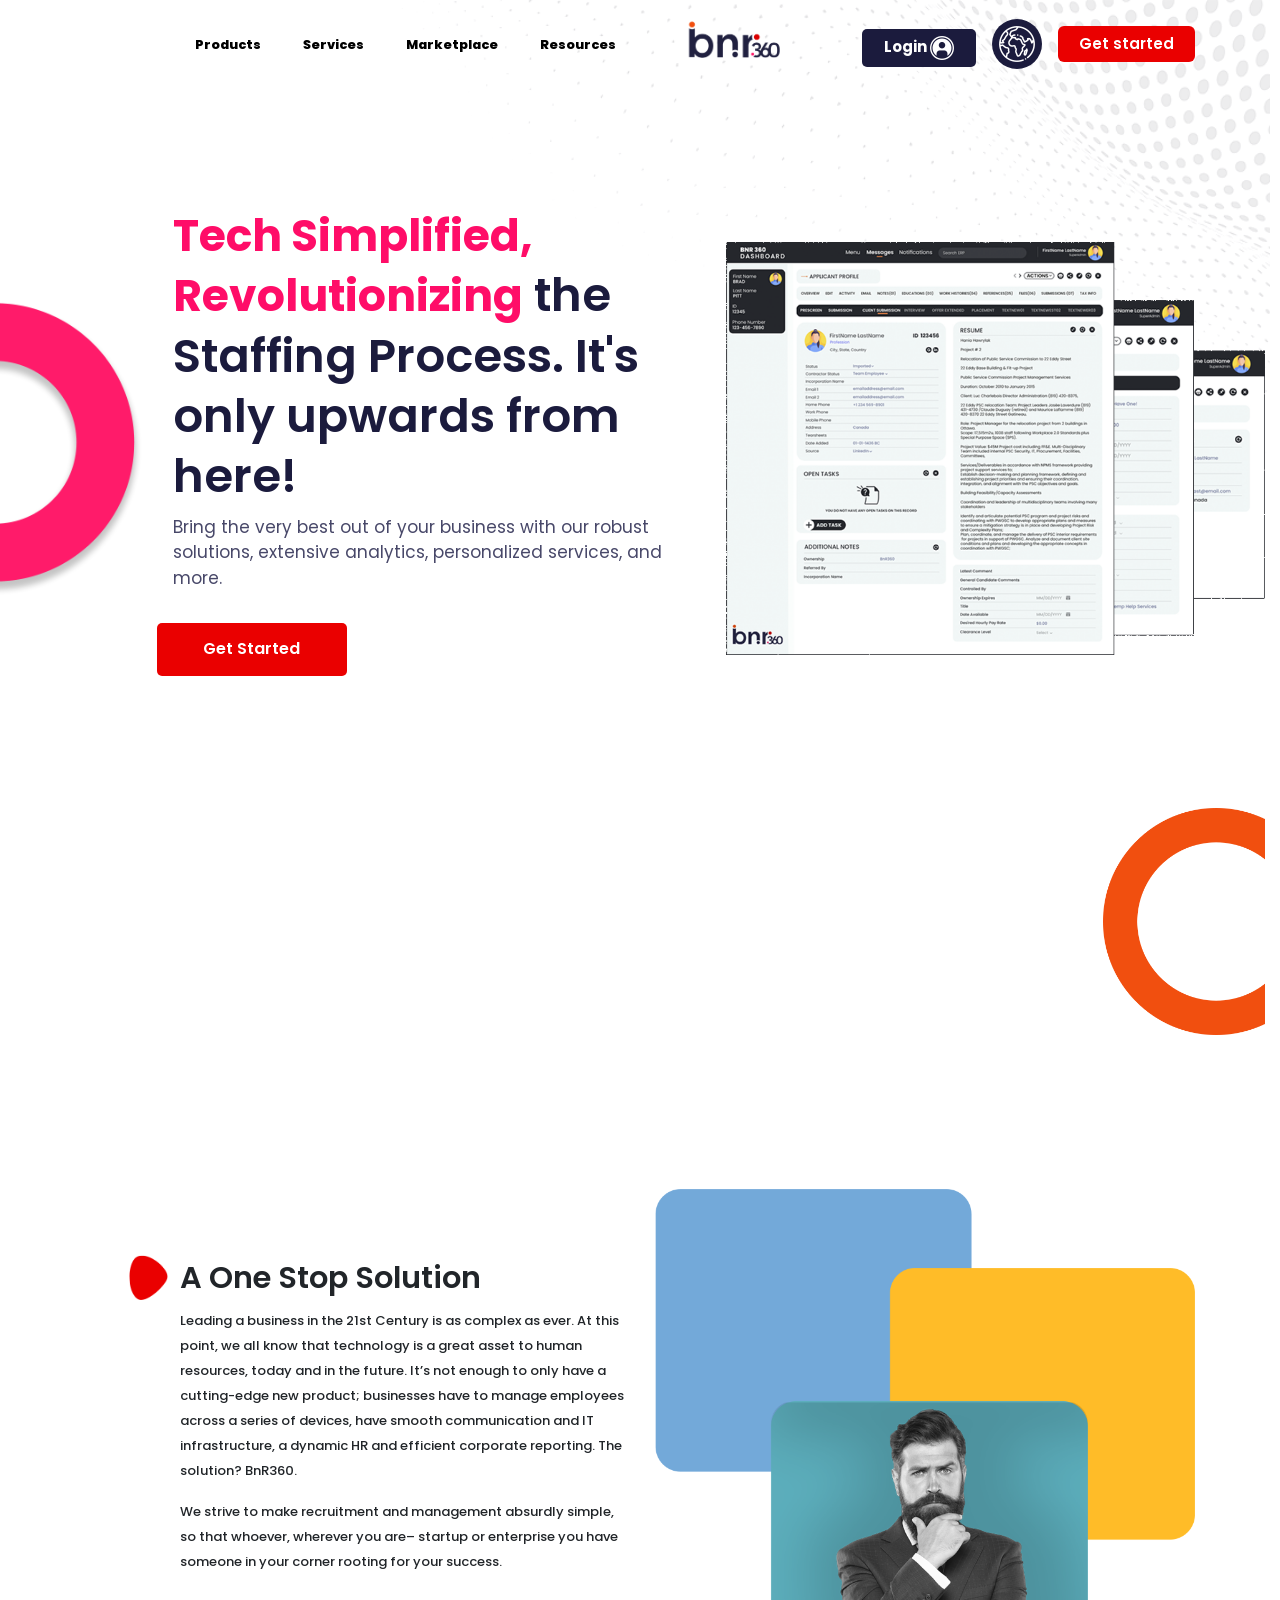
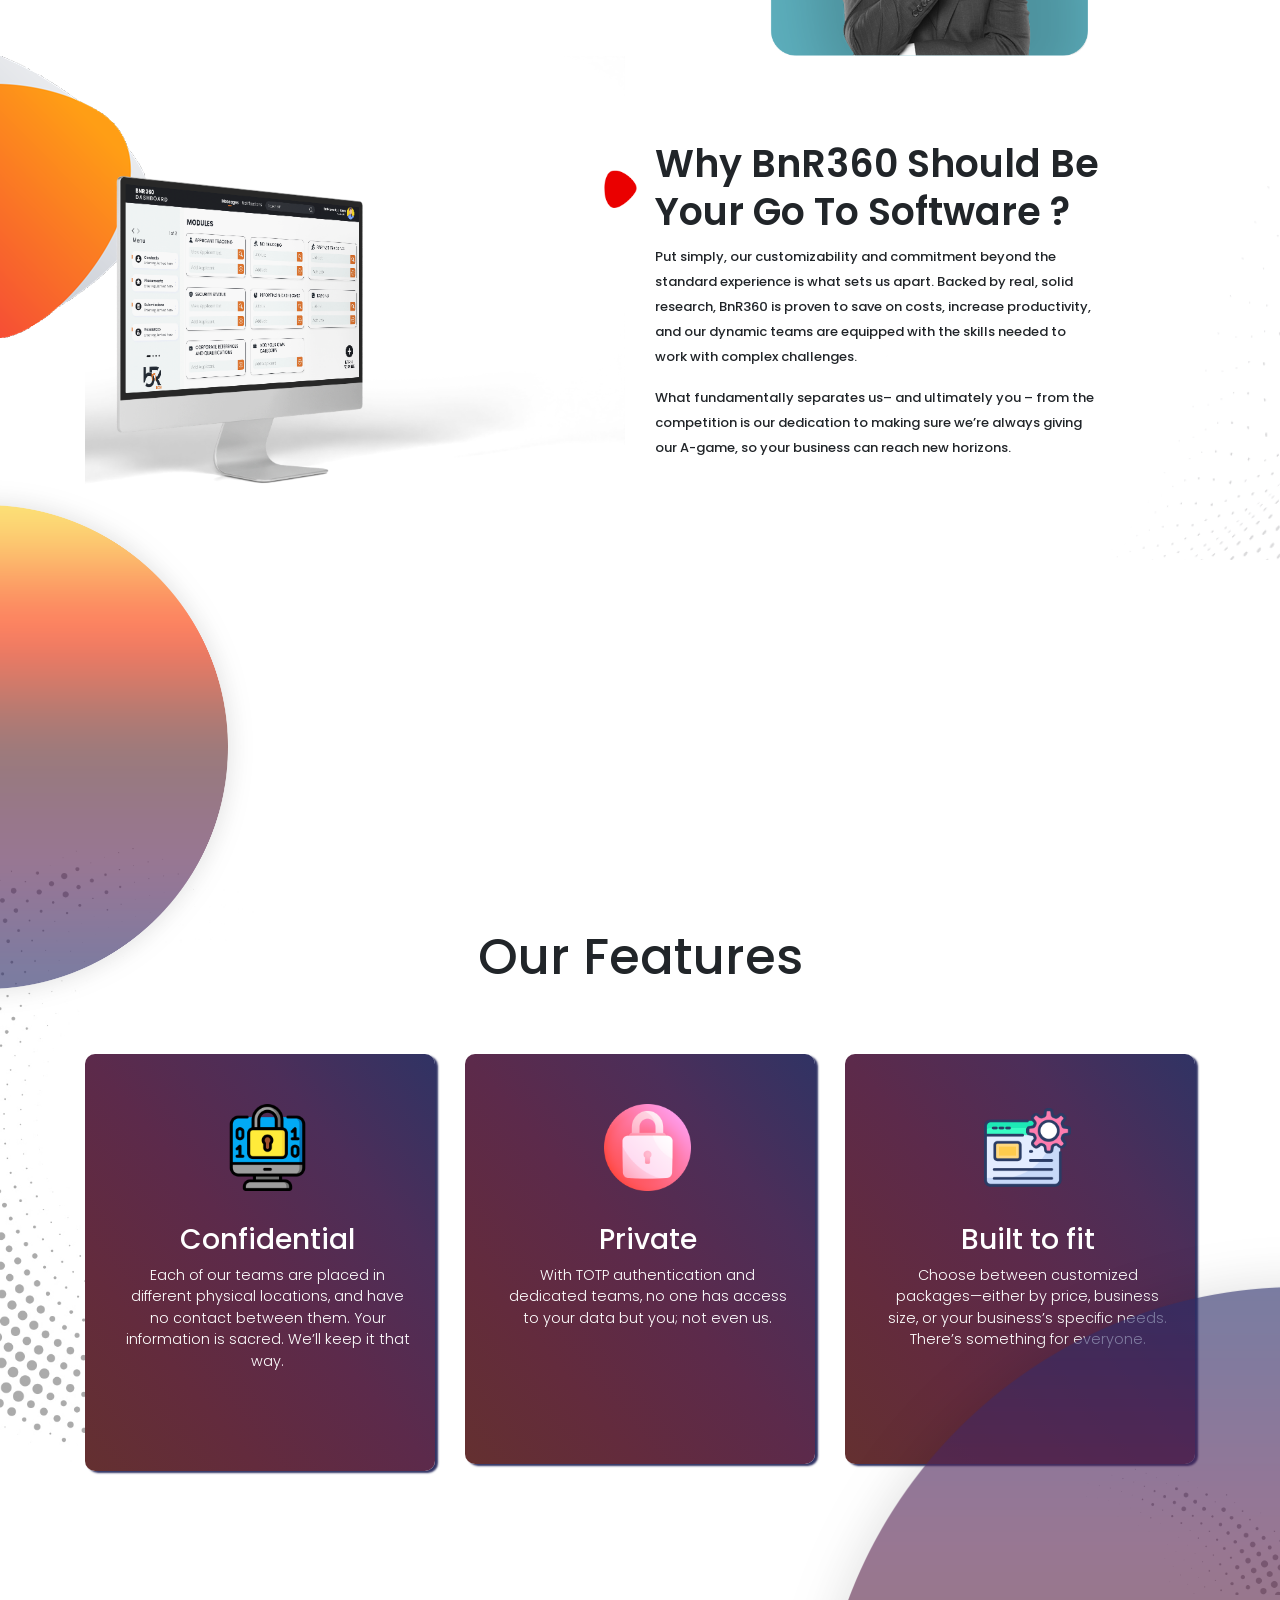
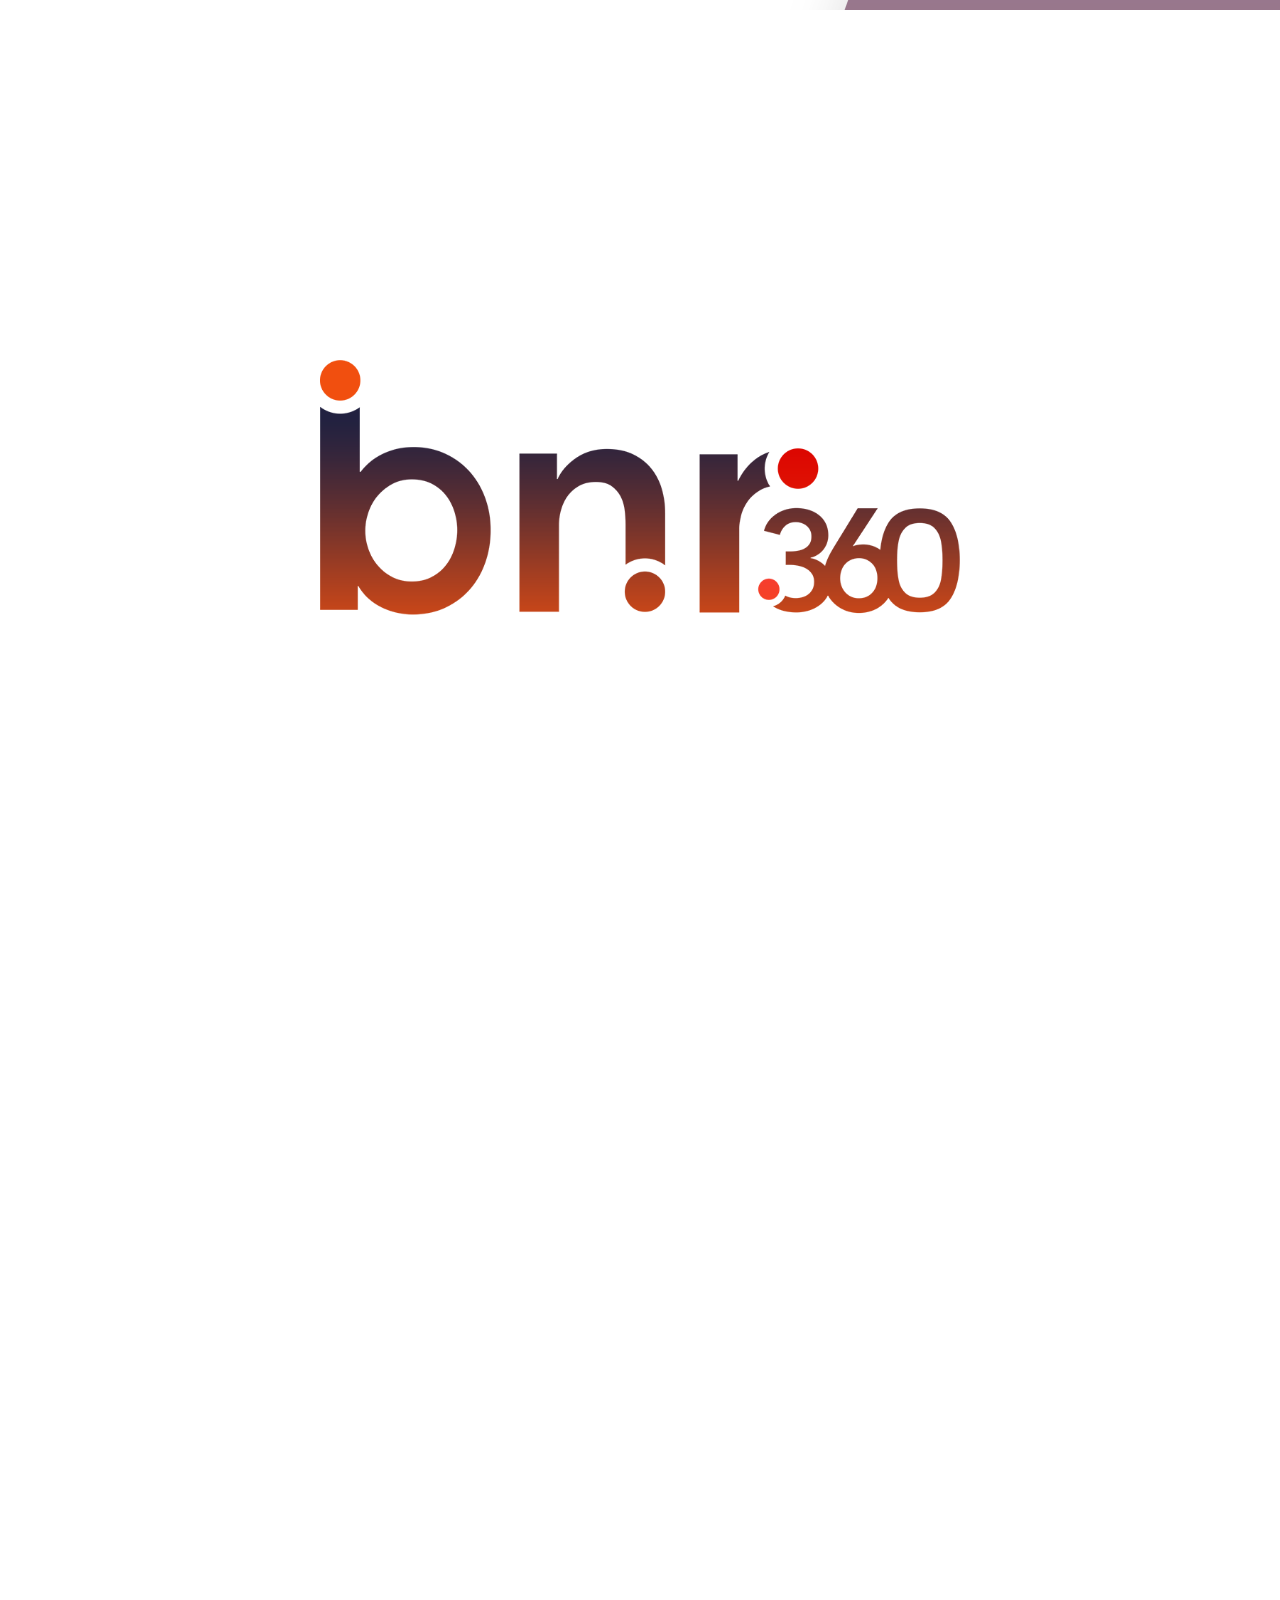
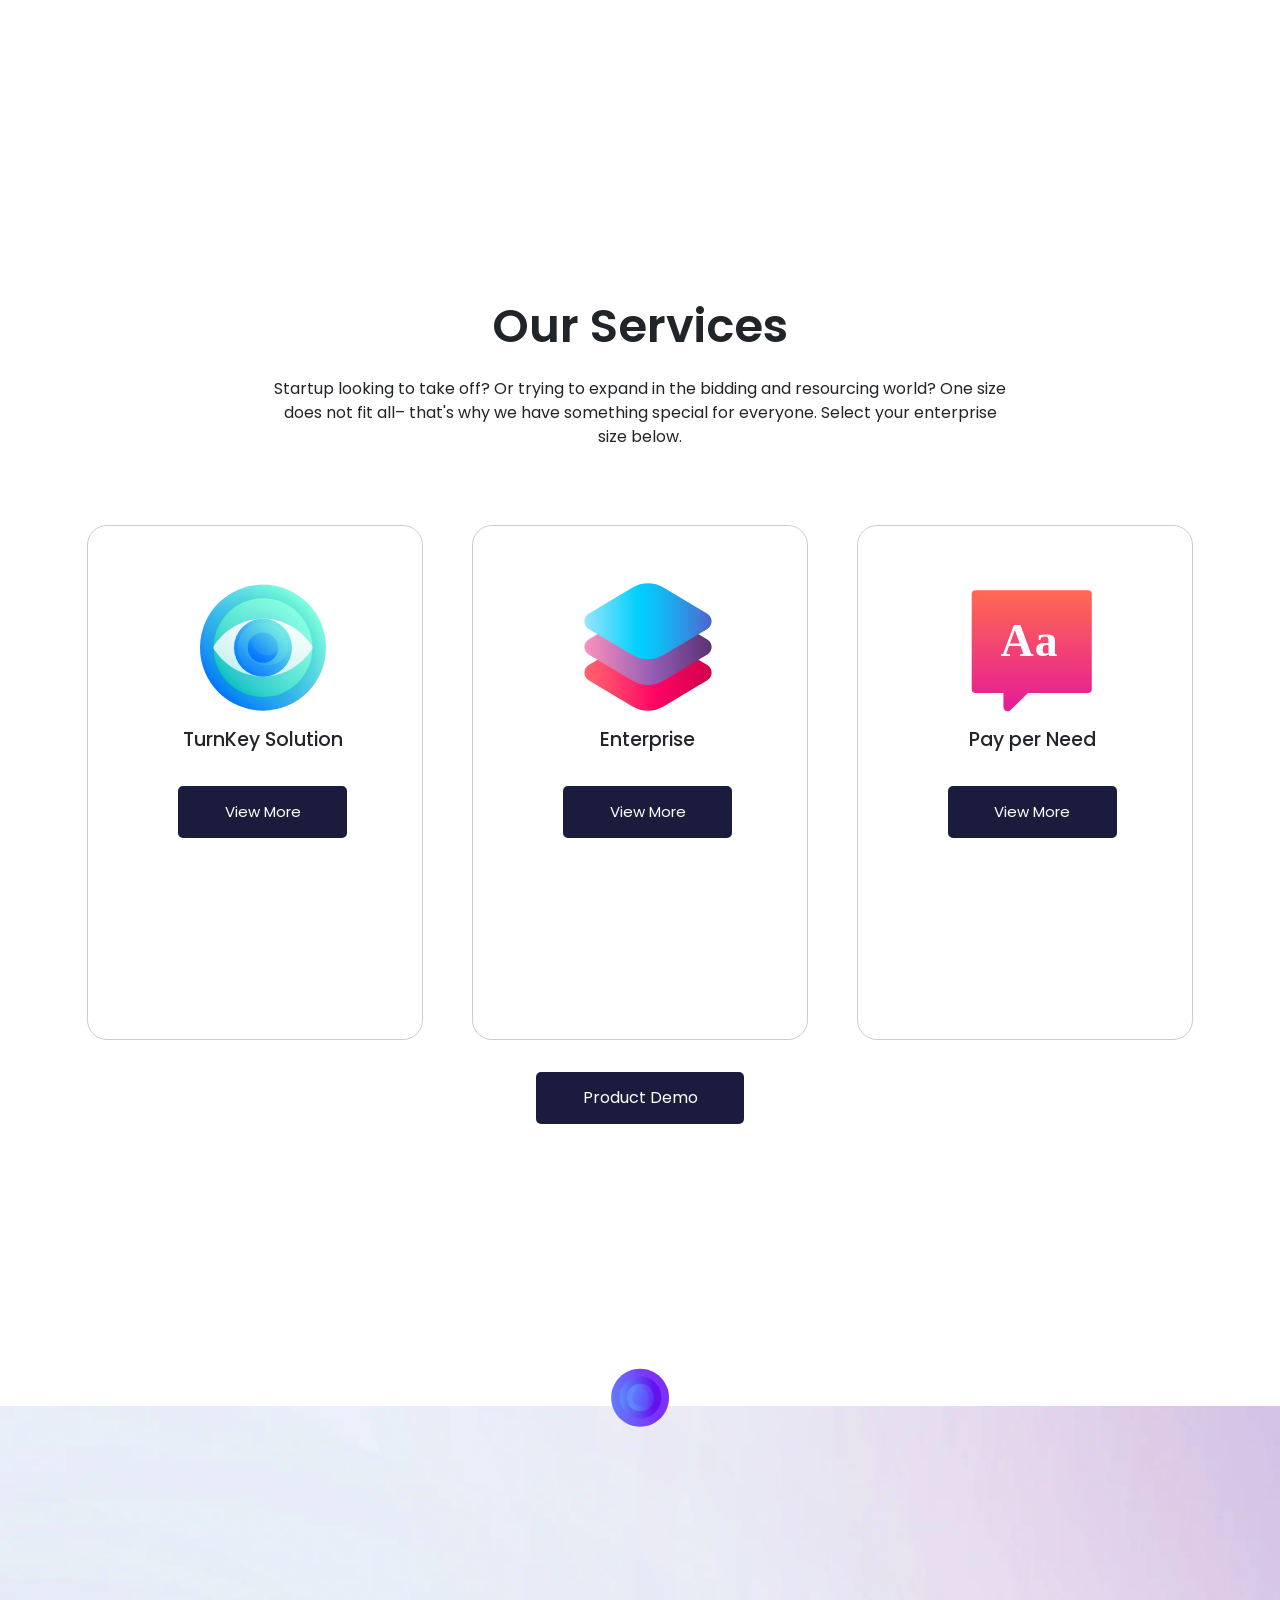
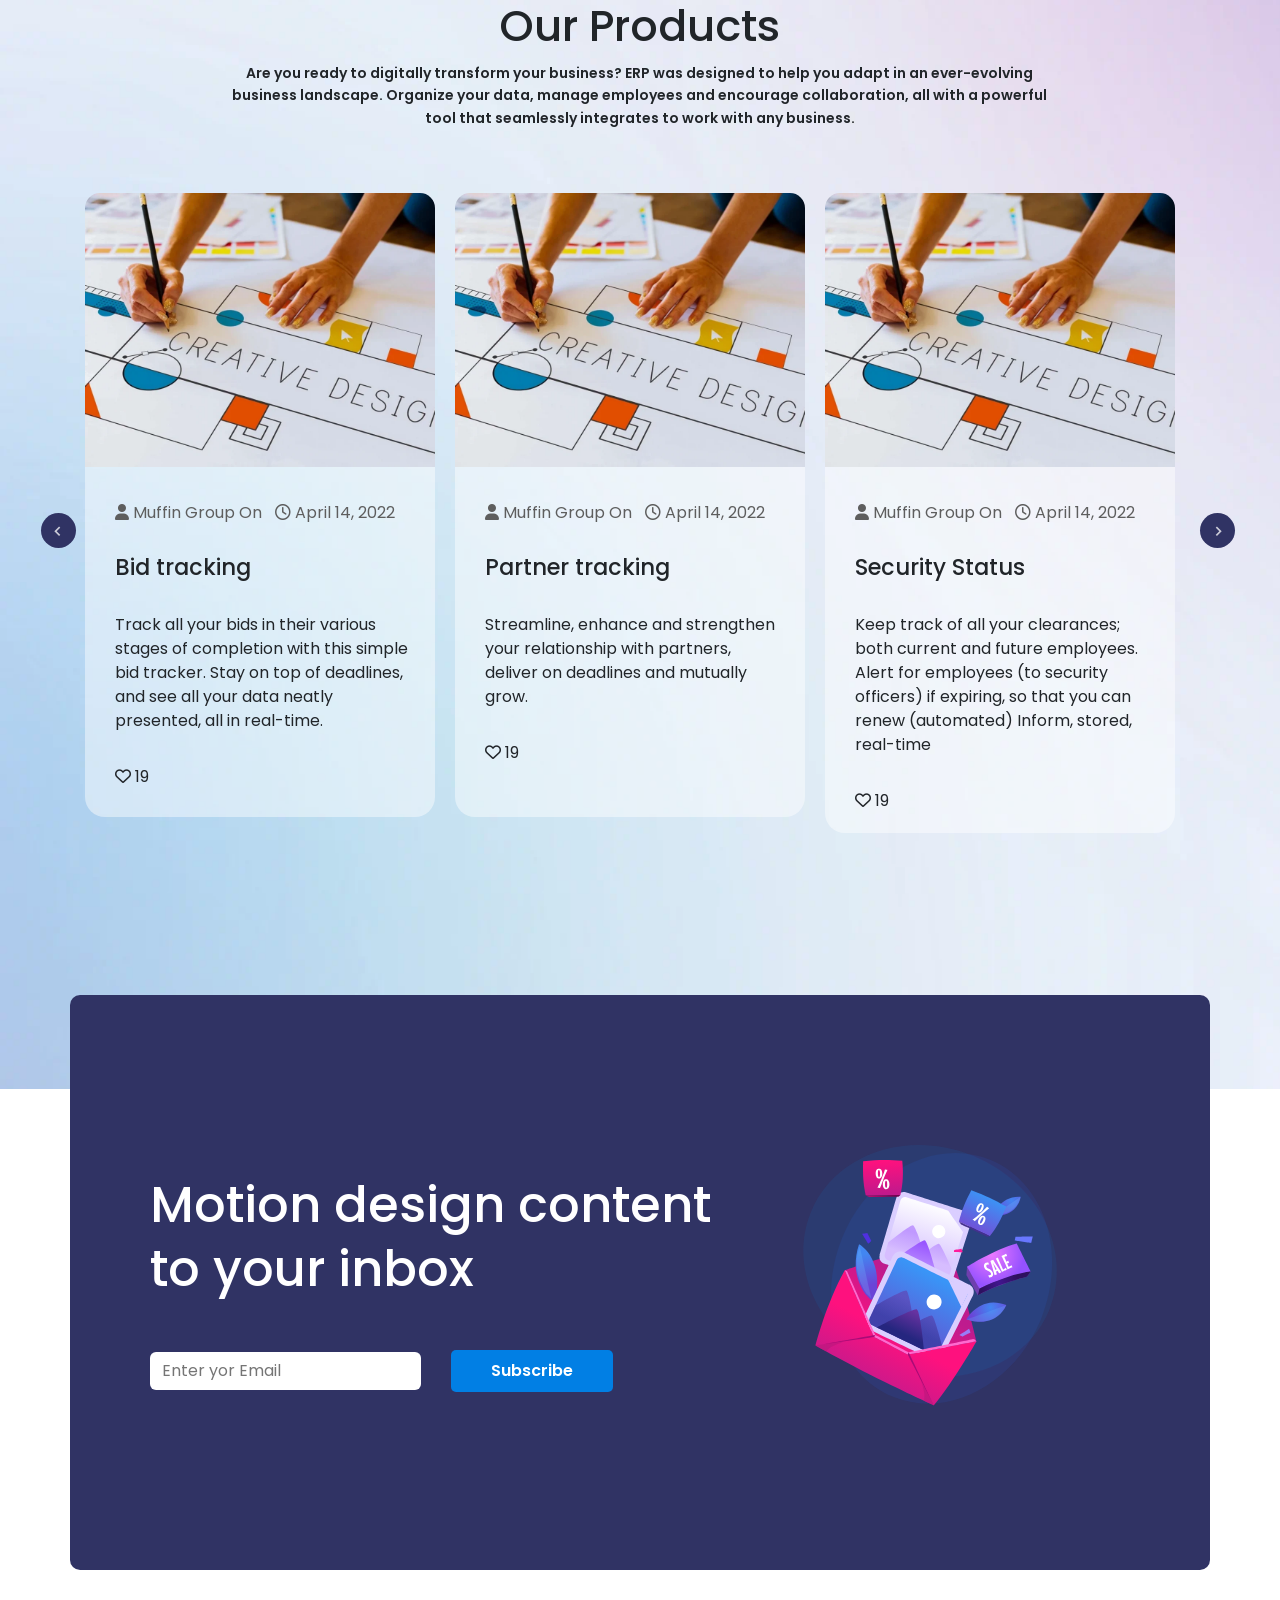
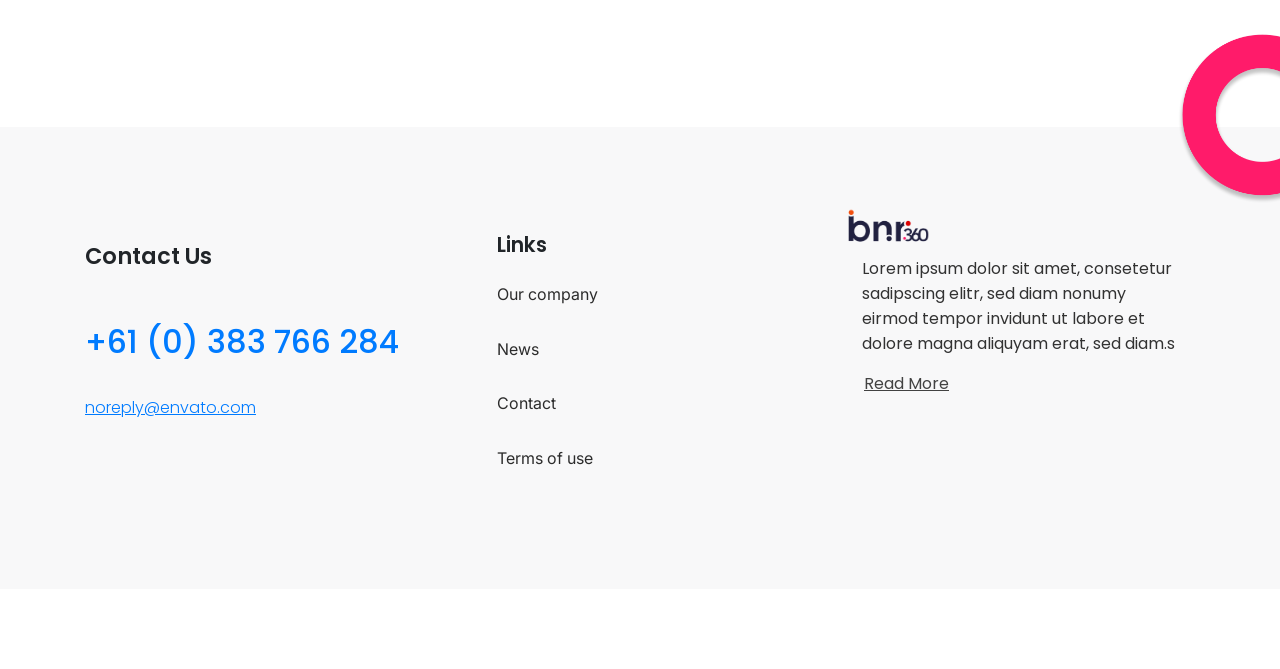
<file: index.html>
<!DOCTYPE html>
<html lang="en">

<head>
    <meta charset="UTF-8">
    <meta http-equiv="X-UA-Compatible" content="IE=edge">
    <meta name="viewport" content="width=device-width, initial-scale=1.0">
    <title>BNR 360</title>
    <link rel="stylesheet" href="css/style.css">
    <link rel="stylesheet" href="css/animate.css">
    <link rel="stylesheet" href="css/bootstrap.min.css">
    <link rel="stylesheet" href="css/hover-min.css">
    <link rel="stylesheet" href="css/slick-theme.css">
    <link rel="stylesheet" href="css/slick.css">

</head>

<body>

    <header class="header">
        <div class="container">
            <div class="row align-items-center">
                <div class="col-lg-6">
                    <nav class="nav-list">
                        <ul>
                            <li class="nav-links">
                                <a href="#">Products</a>
                                <ul class="nav-items-wrapper">
                                    <li class="nav-items"><a href="pages/erp.html">ERP</a></li>
                                    <!-- <li class="nav-items"><a href="#">Trunkey Solutions</a></li>
                                    <li class="nav-items"><a href="#">Trunkey Solutions</a></li> -->
                                </ul>
                            </li>
                            <li class="nav-links">
                                <a href="#">Services</a>
                                <ul class="nav-items-wrapper">
                                    <li class="nav-items"><a href="pages/trunkey-solutions.html">Turnkey solution</a>
                                    </li>
                                    <li class="nav-items"><a href="pages/enterprise.html">Enterprise</a></li>
                                    <li class="nav-items"><a href="pages/pay-per-need.html">PayperNeed</a></li>
                                </ul>
                            </li>
                            <li class="nav-links">
                                <a href="#">Marketplace</a>
                                <ul class="nav-items-wrapper">
                                    <li class="nav-items"><a href="#">Affiliate Program</a></li>
                                    <li class="nav-items"><a href="#">Cashflow managament</a></li>
                                    <li class="nav-items"><a href="#">Bnr Venture</a></li>
                                </ul>
                            </li>
                            <li class="nav-links">
                                <a href="#">Resources</a>
                                <ul class="nav-items-wrapper">
                                    <li class="nav-items"><a href="#">Help Center</a></li>
                                    <li class="nav-items"><a href="#">Contact us</a></li>
                                    <li class="nav-items"><a href="#">FAQs</a></li>
                                    <li class="nav-items"><a href="#">Blogs</a></li>

                                </ul>
                            </li>
                           
                        </ul>

                    </nav>

                    <!-- <div class="navList">
                        <ul>
                            <li class="services">
                                <a href="#">
                                   Products

                                    <div class="dropdown_menu dropdown--menu">
                                        <ul>
                                            <li>
                                                <a href="#">ERP </a>
                                            </li>
                                            
                                        </ul>
                                    </div>
                                </a>
                            </li>  
                            <li class="services">
                                <a href="#">
                                    Services

                                    <div class="dropdown_menu">
                                        <ul>
                                            <li>
                                                <a href="pages/trunkey-solutions.html">Turnkey solution</a>
                                            </li>
                                            <li>
                                                <a href="pages/enterprise.html">Enterprise</a>
                                            </li>
                                            <li>
                                                <a href="pages/pay-per-need.html">PayperNeed</a>
                                            </li>
                                        </ul>
                                    </div>
                                </a>
                            </li>  
                            <li class="services">
                                <a href="#">
                                    Partners
                                    <div class="dropdown_menu">
                                        <ul>
                                            <li>
                                                <a href="#">Affiliate Program</a>
                                            </li>
                                            <li>
                                                <a href="#">Financial Partner</a>
                                            </li>
                                           
                                        </ul>
                                    </div>
                                </a>
                            </li>
                            <li class="services">
                                <a href="#">
                                    Support

                                    <div class="dropdown_menu">
                                        <ul>
                                            <li>
                                                <a href="#">Help Center</a>
                                            </li>
                                            <li>
                                                <a href="#">Contact us</a>
                                            </li>
                                            <li>
                                                <a href="#">Faqs</a>
                                            </li>
                                            <li>
                                                   <a href="#">Blogs </a>
                                            </li>
                                        </ul>
                                    </div>
                                </a>
                            </li>
                        </ul>
                    </div> -->

                </div>
                <div class="col-lg-2">
                    <div class="logo">
                        <a href="index.html">
                            <img src="images/logo.png" alt="Logo" class="imgFluid">
                        </a>
                    </div>
                </div>
                <div class="col-lg-4">
                    <div class="header__btn">

                        <a class="logibtn mt-2" href="#">
                            Login
                            <span> <img src="images/login.png" alt="Images" class="imgFluid"></span>
                        </a>
                        <a class="earth" href="#"><img src="images/planet-earth.png" class="imgFluid"></a>
                        <li>
                            <a class="started" href="#">Get started <span>

                                </span>
                            </a>
                        </li>
                    </div>
                </div>
       
            </div>
        </div>
    </header>
    <!-- Banner -->

    <div class='banner'>
        <div class="banner_circle">
            <img src="./images/shape-1.png" alt="Image" class="imgFluid">
        </div>

        <div class='container'>
            <div class='row align-items-center'>
                <div class='col-12 col-lg-6 wow fadeInDown'>


                    <div class='banner__content'>

                        <h1>
                            <span>Tech Simplified,<br> Revolutionizing</span> the</br> Staffing Process. It's only
                            upwards from here!
                        </h1>
                        <p>Bring the very best out of your business with our robust solutions, extensive analytics,
                            personalized services, and more. </p>
                        <a href='#' class='themeBtn'>Get Started</a>
                        <!-- <a href="#" class="themeBtn">Pricing plans</a> -->
                    </div>
                </div>
                <div class='col-12 col-lg-6'>

                    <div class="banner__pic">
<img src="./images/banner.jpeg" alt="images" class="imgFluid">
                    </div>
                </div>
            </div>
        </div>
    </div>

    <div class="container-fluid">
        <div class="row">
            <div class="col-lg-12">
                <div class="dummybg__img">
                    <img src="./images/orange.png" alt="Image" class="imgFluid">
                </div>
            </div>
        </div>
    </div>

    <!-- Dummy section start - -->
    <section class="dummy">
        <div class="container">
            <div class="row">
                <!-- <div class="col-lg-10 wow fadeInLeft mx-auto">
                <div class="dummycard__main">
                    <div class="dummy__card ">
                        <div class="dummy__img">
                            <img src="images/lottie-home-icon1.svg" alt="Images" class="imgFluid">
                        </div>
                        <div class="dummy_content">
                            <p>
                                    Why BnR 360 Should Be Your Go To Software 
                            </p>
                        </div>
                    </div>
                    <div class="dummy__card ">
                        <div class="dummy__img">
                            <img src="images/lottie-home-icon2.svg" alt="Images" class="imgFluid">
                        </div>
                        <div class="dummy_content">
                            <p>
                                Porto et montero via mille
                                Allen Mitrande
                            </p>
                        </div>
                    </div>
                </div>
                <div class="borderbottom1 mar-y">
                </div>

            </div> -->

            </div>
        </div>
    </section>
    <!-- Dummy Section End -->

    <!--Lottie animation  -->
    <section class="lottie">
        <div class="container">
            <div class="row align-items-center">

                <div class="col-lg-5 offset-lg-1 wow fadeInLeftBig">
                    <div class="lootie__content">
                        <h3>
                            A One Stop Solution
                        </h3>
                        <p>
                            Leading a business in the 21st Century is as complex as ever. At this point, we all know
                            that technology is a great asset to human resources, today and in the future. It’s not
                            enough to only have a cutting-edge new product; businesses have to manage employees across a
                            series of devices, have smooth communication and IT infrastructure, a dynamic HR and
                            efficient corporate reporting. The solution? BnR360.
                        </p>
                        <p>
                            We strive to make recruitment and management absurdly simple, so that whoever, wherever you
                            are– startup or enterprise you have someone in your corner rooting for your success.
                        </p>


                    </div>
                </div>
                <div class="col-lg-6  wow fadeInDown">
                    <div class="lottie__img">
                        <img src="images/onestopsolbg.png" alt="Images" class="imgFluid">
                    </div>
                </div>
            </div>
    </section>

  
    <!-- Why Bnr 360  -->
    <section class="lottie lottie--bg">
        <div class="lottie_img2">
            <img src="./images/bnrdsh.png" class="imgFluid">
        </div>
        <div class="container">
            <div class="row align-items-center">

                <div class="col-lg-6  wow fadeInDown">



                    <div class="lottie__img1">
                        <img src="images/screen.png" alt="Images" class="imgFluid">
                    </div>
                </div>

                <div class="col-lg-5 wow fadeInLeftBig">
                    <div class="lootie__content lottie--content">
                        <h3>
                            Why BnR360 Should Be Your Go To Software ?
                        </h3>
                        <p>
                            Put simply, our customizability and commitment beyond the standard experience is what sets
                            us apart. Backed by real, solid research, BnR360 is proven to save on costs, increase
                            productivity, and our dynamic teams are equipped with the skills needed to work with complex
                            challenges.
                        </p>
                        <p>
                            What fundamentally separates us– and ultimately you – from the competition is our dedication
                            to making sure we’re always giving our A-game, so your business can reach new horizons.
                        </p>


                    </div>
                </div>

            </div>
    </section>
    <!-- Why Bnr 360 End -->

    <!-- Creative sec start -->
    <!-- <section class="creative">
    <div class="container">
        <div class="row align-items-center">
            <div class="col-lg-4">
                <div class="creative__box">
                        <div class="creative__img">
                        <svg xmlns="http://www.w3.org/2000/svg" viewBox="0 0 200 200" width="200" height="200" preserveAspectRatio="xMidYMid meet" style="width: 100%; height: 100%; transform: translate3d(0px, 0px, 0px); content-visibility: visible;">
                            <defs>
                                <clipPath id="__lottie_element_143">
                                    <rect width="200" height="200" x="0" y="0"></rect>
                                </clipPath>
                            </defs>
                            <g clip-path="url(#__lottie_element_143)">
                                <g transform="matrix(-0.009700640104711056,-0.9999529719352722,0.9999529719352722,-0.009700640104711056,22.488357543945312,206.76641845703125)" opacity="1" style="display: block;">
                                    <g opacity="1" transform="matrix(1,0,0,1,0,0)">
                                        <path stroke-linecap="round" stroke-linejoin="round" fill-opacity="0" stroke="rgb(1,126,227)" stroke-opacity="1" stroke-width="8" d=" M70.52799987792969,127.06199645996094 C70.52799987792969,127.06199645996094 130.19700622558594,127.06199645996094 130.19700622558594,127.06199645996094"></path>
                                    </g>
                                </g>
                                <g transform="matrix(-0.009700640104711056,-0.9999529719352722,0.9999529719352722,-0.009700640104711056,22.488357543945312,206.76641845703125)" opacity="1" style="display: block;">
                                    <g opacity="1" transform="matrix(1,0,0,1,0,0)">
                                        <path stroke-linecap="round" stroke-linejoin="round" fill-opacity="0" stroke="rgb(1,126,227)" stroke-opacity="1" stroke-width="8" d=" M70.52799987792969,127.06199645996094 C70.52799987792969,127.06199645996094 130.19700622558594,127.06199645996094 130.19700622558594,127.06199645996094"></path>
                                    </g>
                                </g>
                                <g transform="matrix(1,0,0,1,-0.5,25)" opacity="1" style="display: block;">
                                    <g opacity="1" transform="matrix(1,0,0,1,124,148.5)">
                                        <path stroke-linecap="round" stroke-linejoin="round" fill-opacity="0" stroke="rgb(1,126,227)" stroke-opacity="1" stroke-width="8" d="M0 0"></path>
                                    </g>
                                    <g opacity="1" transform="matrix(1,0,0,1,77,148.5)">
                                        <path stroke-linecap="round" stroke-linejoin="round" fill-opacity="0" stroke="rgb(1,126,227)" stroke-opacity="1" stroke-width="8" d="M0 0"></path>
                                    </g>
                                </g>
                                <g transform="matrix(-0.009700640104711056,-0.9999529719352722,0.9999529719352722,-0.009700640104711056,22.488357543945312,206.76641845703125)" opacity="1" style="display: block;">
                                    <g opacity="1" transform="matrix(1,0,0,1,100.5,78)">
                                        <path stroke-linecap="round" stroke-linejoin="round" fill-opacity="0" stroke="rgb(1,126,227)" stroke-opacity="1" stroke-width="8" d=" M-80.5,24 C-80.5,24 -80.5,-24 -80.5,-24 C-80.5,-35.04600143432617 -71.5459976196289,-44 -60.5,-44 C-60.5,-44 60.5,-44 60.5,-44 C71.5459976196289,-44 80.5,-35.04600143432617 80.5,-24 C80.5,-24 80.5,24 80.5,24 C80.5,35.04600143432617 71.5459976196289,44 60.5,44 C60.5,44 -60.5,44 -60.5,44 C-71.5459976196289,44 -80.5,35.04600143432617 -80.5,24z"></path>
                                    </g>
                                </g>
                                <g transform="matrix(1,0,0,1,-0.9919967651367188,29)" opacity="1" style="display: block;">
                                    <g opacity="1" transform="matrix(1,0,0,1,101,73)">
                                        <path fill="rgb(1,126,227)" fill-opacity="1" d=" M12.333000183105469,0 C12.333000183105469,6.810999870300293 6.810999870300293,12.333000183105469 0,12.333000183105469 C-6.810999870300293,12.333000183105469 -12.333000183105469,6.810999870300293 -12.333000183105469,0 C-12.333000183105469,-6.810999870300293 -6.810999870300293,-12.333000183105469 0,-12.333000183105469 C6.810999870300293,-12.333000183105469 12.333000183105469,-6.810999870300293 12.333000183105469,0z"></path>
                                    </g>
                                </g>
                                <g style="display: none;" transform="matrix(0.028843197971582413,0,0,0.028843197971582413,90.68050384521484,95.50338745117188)" opacity="0.317408000000043">
                                    <g opacity="1" transform="matrix(1,0,0,1,319.5,232.5)">
                                        <path stroke-linecap="butt" stroke-linejoin="miter" fill-opacity="0" stroke-miterlimit="10" stroke="rgb(255,255,255)" stroke-opacity="1" stroke-width="40" d=" M246.2310028076172,215 C246.2310028076172,215 -246.23199462890625,215 -246.23199462890625,215 C-277.0320129394531,215 -302,190.031005859375 -302,159.2310028076172 C-302,159.2310028076172 -302,-159.2310028076172 -302,-159.2310028076172 C-302,-190.03199768066406 -277.0320129394531,-215 -246.23199462890625,-215 C-246.23199462890625,-215 246.2310028076172,-215 246.2310028076172,-215 C277.031005859375,-215 302,-190.03199768066406 302,-159.2310028076172 C302,-159.2310028076172 302,159.2310028076172 302,159.2310028076172 C302,190.031005859375 277.031005859375,215 246.2310028076172,215z"></path>
                                    </g>
                                    <g opacity="1" transform="matrix(1,0,0,1,320,157.69500732421875)">
                                        <path stroke-linecap="round" stroke-linejoin="round" fill-opacity="0" stroke="rgb(255,255,255)" stroke-opacity="1" stroke-width="40" d=" M226.3730010986328,-68.52799987792969 C226.3730010986328,-68.52799987792969 38.54800033569336,73.79399871826172 38.54800033569336,73.79399871826172 C15.517000198364258,91.24600219726562 -16.320999145507812,91.21800231933594 -39.323001861572266,73.72599792480469 C-39.323001861572266,73.72599792480469 -226.3730010986328,-68.52799987792969 -226.3730010986328,-68.52799987792969"></path>
                                    </g>
                                    <g opacity="1" transform="matrix(1,0,0,1,152.53500366210938,304.06500244140625)">
                                        <path stroke-linecap="round" stroke-linejoin="round" fill-opacity="0" stroke="rgb(255,255,255)" stroke-opacity="1" stroke-width="40" d=" M117.1259994506836,-81.02200317382812 C117.1259994506836,-81.02200317382812 -58.90800094604492,52.85499954223633 -58.90800094604492,52.85499954223633"></path>
                                    </g>
                                    <g opacity="1" transform="matrix(1,0,0,1,487.07501220703125,304.0639953613281)">
                                        <path stroke-linecap="round" stroke-linejoin="round" fill-opacity="0" stroke="rgb(255,255,255)" stroke-opacity="1" stroke-width="40" d=" M59.29800033569336,52.85499954223633 C59.29800033569336,52.85499954223633 -117.37999725341797,-81.02100372314453 -117.37999725341797,-81.02100372314453"></path>
                                    </g>
                                </g>
                            </g>
                        </svg>
                    </div>
                    <div class="creative__content">
                        <h4>
                            345+
                        </h4>
                        <p>
                            Creative animations made so far
                        </p>
                    </div>
                </div>
            </div>
            <div class="col-lg-4">
                <div class="readbox">
                    <div class="readbox__content">
                        <h4>
                           Check your Animation process

                        </h4>
                        <a href="#">
                            Read More
                        </a>
                    </div>
                </div>
            </div>
            <div class="col-lg-4">
                <div class="readbox__img">
                    <svg xmlns="http://www.w3.org/2000/svg" viewBox="0 0 3000 3000" width="3000" height="3000" preserveAspectRatio="xMidYMid meet" style="width: 100%; height: 100%; transform: translate3d(0px, 0px, 0px); content-visibility: visible;">
                        <defs>
                            <clipPath id="__lottie_element_209">
                                <rect width="3000" height="3000" x="0" y="0"></rect>
                            </clipPath>
                            <linearGradient id="__lottie_element_213" spreadMethod="pad" gradientUnits="userSpaceOnUse" x1="48.417999267578125" y1="-163.99000549316406" x2="-3.4149999618530273" y2="-9.854000091552734">
                                <stop offset="0%" stop-color="rgb(68,75,140)"></stop>
                                <stop offset="50%" stop-color="rgb(53,57,109)"></stop>
                                <stop offset="100%" stop-color="rgb(38,38,79)"></stop>
                            </linearGradient>
                            <linearGradient id="__lottie_element_214" spreadMethod="pad" gradientUnits="userSpaceOnUse" x1="-161.0919952392578" y1="105.95600128173828" x2="38.64099884033203" y2="-47.87699890136719">
                                <stop offset="0%" stop-color="rgb(49,25,68)"></stop>
                                <stop offset="50%" stop-color="rgb(105,41,93)"></stop>
                                <stop offset="100%" stop-color="rgb(160,57,118)"></stop>
                            </linearGradient>
                            <linearGradient id="__lottie_element_218" spreadMethod="pad" gradientUnits="userSpaceOnUse" x1="178.47500610351562" y1="134.5050048828125" x2="-114.79299926757812" y2="-86.46800231933594">
                                <stop offset="0%" stop-color="rgb(68,75,140)"></stop>
                                <stop offset="50%" stop-color="rgb(53,57,109)"></stop>
                                <stop offset="100%" stop-color="rgb(38,38,79)"></stop>
                            </linearGradient>
                            <linearGradient id="__lottie_element_219" spreadMethod="pad" gradientUnits="userSpaceOnUse" x1="1663.239013671875" y1="-87.5780029296875" x2="1523.7869873046875" y2="-339.0150146484375">
                                <stop offset="0%" stop-color="rgb(68,75,140)"></stop>
                                <stop offset="50%" stop-color="rgb(53,57,109)"></stop>
                                <stop offset="100%" stop-color="rgb(38,38,79)"></stop>
                            </linearGradient>
                            <linearGradient id="__lottie_element_220" spreadMethod="pad" gradientUnits="userSpaceOnUse" x1="-87.33799743652344" y1="-182.43800354003906" x2="129.75" y2="343.21600341796875">
                                <stop offset="0%" stop-color="rgb(68,75,140)"></stop>
                                <stop offset="50%" stop-color="rgb(53,57,109)"></stop>
                                <stop offset="100%" stop-color="rgb(38,38,79)"></stop>
                            </linearGradient>
                            <linearGradient id="__lottie_element_221" spreadMethod="pad" gradientUnits="userSpaceOnUse" x1="1715.301025390625" y1="-0.8100000023841858" x2="1621.9990234375" y2="-0.8100000023841858">
                                <stop offset="0%" stop-color="rgb(49,25,68)"></stop>
                                <stop offset="50%" stop-color="rgb(105,41,93)"></stop>
                                <stop offset="100%" stop-color="rgb(160,57,118)"></stop>
                            </linearGradient>
                            <linearGradient id="__lottie_element_225" spreadMethod="pad" gradientUnits="userSpaceOnUse" x1="-60.36899948120117" y1="-24.586999893188477" x2="-198.5290069580078" y2="39.645999908447266">
                                <stop offset="0%" stop-color="rgb(255,196,68)"></stop>
                                <stop offset="50%" stop-color="rgb(249,154,77)"></stop>
                                <stop offset="100%" stop-color="rgb(243,111,86)"></stop>
                            </linearGradient>
                            <linearGradient id="__lottie_element_230" spreadMethod="pad" gradientUnits="userSpaceOnUse" x1="1759.4739990234375" y1="-0.7139999866485596" x2="1220.16796875" y2="-0.7139999866485596">
                                <stop offset="0%" stop-color="rgb(68,75,140)"></stop>
                                <stop offset="50%" stop-color="rgb(65,70,130)"></stop>
                                <stop offset="100%" stop-color="rgb(62,65,119)"></stop>
                            </linearGradient>
                            <linearGradient id="__lottie_element_231" spreadMethod="pad" gradientUnits="userSpaceOnUse" x1="-31.441999435424805" y1="-45.17900085449219" x2="40.310001373291016" y2="20.900999069213867">
                                <stop offset="0%" stop-color="rgb(68,75,140)"></stop>
                                <stop offset="50%" stop-color="rgb(53,57,109)"></stop>
                                <stop offset="100%" stop-color="rgb(38,38,79)"></stop>
                            </linearGradient>
                            <linearGradient id="__lottie_element_232" spreadMethod="pad" gradientUnits="userSpaceOnUse" x1="-31.441999435424805" y1="-45.17900085449219" x2="40.310001373291016" y2="20.900999069213867">
                                <stop offset="0%" stop-color="rgb(68,75,140)"></stop>
                                <stop offset="50%" stop-color="rgb(53,57,109)"></stop>
                                <stop offset="100%" stop-color="rgb(38,38,79)"></stop>
                            </linearGradient>
                            <linearGradient id="__lottie_element_233" spreadMethod="pad" gradientUnits="userSpaceOnUse" x1="1339.31298828125" y1="-288.40301513671875" x2="1409.718017578125" y2="-729.197021484375">
                                <stop offset="0%" stop-color="rgb(49,25,68)"></stop>
                                <stop offset="50%" stop-color="rgb(105,41,93)"></stop>
                                <stop offset="100%" stop-color="rgb(160,57,118)"></stop>
                            </linearGradient>
                            <linearGradient id="__lottie_element_234" spreadMethod="pad" gradientUnits="userSpaceOnUse" x1="1741.5400390625" y1="-0.753000020980835" x2="1202.237060546875" y2="-0.753000020980835">
                                <stop offset="0%" stop-color="rgb(68,75,140)"></stop>
                                <stop offset="50%" stop-color="rgb(65,70,130)"></stop>
                                <stop offset="100%" stop-color="rgb(62,65,119)"></stop>
                            </linearGradient>
                            <linearGradient id="__lottie_element_235" spreadMethod="pad" gradientUnits="userSpaceOnUse" x1="1200.7120361328125" y1="-0.35499998927116394" x2="739.5789794921875" y2="-0.35499998927116394">
                                <stop offset="0%" stop-color="rgb(68,75,140)"></stop>
                                <stop offset="50%" stop-color="rgb(65,70,130)"></stop>
                                <stop offset="100%" stop-color="rgb(62,65,119)"></stop>
                            </linearGradient>
                            <linearGradient id="__lottie_element_236" spreadMethod="pad" gradientUnits="userSpaceOnUse" x1="-0.746999979019165" y1="-438.9440002441406" x2="-234.06199645996094" y2="451.4939880371094">
                                <stop offset="0%" stop-color="rgb(255,196,68)"></stop>
                                <stop offset="50%" stop-color="rgb(249,154,77)"></stop>
                                <stop offset="100%" stop-color="rgb(243,111,86)"></stop>
                            </linearGradient>
                            <linearGradient id="__lottie_element_237" spreadMethod="pad" gradientUnits="userSpaceOnUse" x1="3.749000072479248" y1="-370.593994140625" x2="-70.02100372314453" y2="336.09698486328125">
                                <stop offset="0%" stop-color="rgb(255,196,68)"></stop>
                                <stop offset="50%" stop-color="rgb(249,154,77)"></stop>
                                <stop offset="100%" stop-color="rgb(243,111,86)"></stop>
                            </linearGradient>
                            <linearGradient id="__lottie_element_238" spreadMethod="pad" gradientUnits="userSpaceOnUse" x1="22.06399917602539" y1="-63.38800048828125" x2="-91.89800262451172" y2="52.310001373291016">
                                <stop offset="0%" stop-color="rgb(49,25,68)"></stop>
                                <stop offset="50%" stop-color="rgb(105,41,93)"></stop>
                                <stop offset="100%" stop-color="rgb(160,57,118)"></stop>
                            </linearGradient>
                            <linearGradient id="__lottie_element_241" spreadMethod="pad" gradientUnits="userSpaceOnUse" x1="101.81099700927734" y1="76.73699951171875" x2="-557.1799926757812" y2="-191.33599853515625">
                                <stop offset="0%" stop-color="rgb(255,196,68)"></stop>
                                <stop offset="75%" stop-color="rgb(249,154,77)"></stop>
                                <stop offset="100%" stop-color="rgb(243,111,86)"></stop>
                            </linearGradient>
                            <linearGradient id="__lottie_element_245" spreadMethod="pad" gradientUnits="userSpaceOnUse" x1="-118.33100128173828" y1="8.267000198364258" x2="-573.1190185546875" y2="-536.656005859375">
                                <stop offset="0%" stop-color="rgb(255,196,68)"></stop>
                                <stop offset="75%" stop-color="rgb(249,154,77)"></stop>
                                <stop offset="100%" stop-color="rgb(243,111,86)"></stop>
                            </linearGradient>
                            <linearGradient id="__lottie_element_249" spreadMethod="pad" gradientUnits="userSpaceOnUse" x1="-66.94400024414062" y1="-106.85399627685547" x2="14.89900016784668" y2="31.368999481201172">
                                <stop offset="0%" stop-color="rgb(49,25,68)"></stop>
                                <stop offset="50%" stop-color="rgb(105,41,93)"></stop>
                                <stop offset="100%" stop-color="rgb(160,57,118)"></stop>
                            </linearGradient>
                            <mask id="__lottie_element_253" mask-type="alpha">
                                <g transform="matrix(1,0,0,1,0,0)" opacity="1" style="display: block;">
                                    <g opacity="1" transform="matrix(1,0,0,1,0,0)">
                                        <g opacity="1" transform="matrix(1,0,0,1,1407.8690185546875,1559.6409912109375)">
                                            <path fill="url(#__lottie_element_256)" fill-opacity="1" d=" M625.6900024414062,-1104.116943359375 C625.6900024414062,-1104.116943359375 625.6900024414062,1101.4339599609375 625.6900024414062,1101.4339599609375 C625.6900024414062,1134.675048828125 599.3599853515625,1162.698974609375 567.1309814453125,1163.7110595703125 C567.1309814453125,1163.7110595703125 -547.4459838867188,1143.22705078125 -547.4459838867188,1143.22705078125 C-581.656005859375,1144.302001953125 -609.6900024414062,1117.0999755859375 -609.6900024414062,1082.7760009765625 C-609.6900024414062,1082.7760009765625 -625.6900024414062,-1138.6400146484375 -625.6900024414062,-1138.6400146484375 C-625.6900024414062,-1172.9639892578125 -597.656005859375,-1200.22900390625 -563.4459838867188,-1199.23095703125 C-563.4459838867188,-1199.23095703125 567.1309814453125,-1166.261962890625 567.1309814453125,-1166.261962890625 C599.3599853515625,-1165.322021484375 625.6900024414062,-1137.3570556640625 625.6900024414062,-1104.116943359375z"></path>
                                        </g>
                                    </g>
                                </g>
                            </mask>
                            <linearGradient id="__lottie_element_256" spreadMethod="pad" gradientUnits="userSpaceOnUse" x1="-625.8690185546875" y1="-0.640999972820282" x2="625.510009765625" y2="-0.640999972820282">
                                <stop offset="0%" stop-color="rgb(255,144,133)"></stop>
                                <stop offset="50%" stop-color="rgb(253,128,160)"></stop>
                                <stop offset="100%" stop-color="rgb(251,111,187)"></stop>
                            </linearGradient>
                            <linearGradient id="__lottie_element_263" spreadMethod="pad" gradientUnits="userSpaceOnUse" x1="943.291015625" y1="832.947998046875" x2="-195.9969940185547" y2="-138.91799926757812">
                                <stop offset="0%" stop-color="rgb(68,75,140)"></stop>
                                <stop offset="50%" stop-color="rgb(53,57,109)"></stop>
                                <stop offset="100%" stop-color="rgb(38,38,79)"></stop>
                            </linearGradient>
                            <linearGradient id="__lottie_element_264" spreadMethod="pad" gradientUnits="userSpaceOnUse" x1="1235.947998046875" y1="3071.5380859375" x2="1392.1199951171875" y2="-1126.7459716796875">
                                <stop offset="0%" stop-color="rgb(68,75,140)"></stop>
                                <stop offset="50%" stop-color="rgb(53,57,109)"></stop>
                                <stop offset="100%" stop-color="rgb(38,38,79)"></stop>
                            </linearGradient>
                            <linearGradient id="__lottie_element_265" spreadMethod="pad" gradientUnits="userSpaceOnUse" x1="-625.8690185546875" y1="-0.640999972820282" x2="625.510009765625" y2="-0.640999972820282">
                                <stop offset="0%" stop-color="rgb(255,144,133)"></stop>
                                <stop offset="50%" stop-color="rgb(253,128,160)"></stop>
                                <stop offset="100%" stop-color="rgb(251,111,187)"></stop>
                            </linearGradient>
                            <clipPath id="__lottie_element_267">
                                <path fill="#ffffff" clip-rule="nonzero" d=" M808.6820068359375,2174.48193359375 C808.6820068359375,2174.48193359375 1034.8079833984375,2179.614013671875 1034.8079833984375,2179.614013671875 C1048.70703125,2147.903076171875 1066.866943359375,2089.23193359375 1019.8880004882812,2073.60205078125 C954.572998046875,2051.87109375 956.5180053710938,1935.887939453125 975.8410034179688,1895.426025390625 C999.7570190429688,1845.3470458984375 1053.051025390625,1727.594970703125 952.6060180664062,1692.4119873046875 C868.9860229492188,1663.1219482421875 809.0399780273438,1661.31201171875 806.448974609375,1552.4169921875 C803.8579711914062,1443.52197265625 746.5910034179688,1373.8819580078125 647.7999877929688,1377.3349609375 C543.8380126953125,1380.968994140625 462.9779968261719,1240.259033203125 376.5639953613281,1283.8580322265625 C225.9929962158203,1359.8260498046875 352.8580017089844,1603.501953125 530.864990234375,1678.4119873046875 C708.8720092773438,1753.322021484375 603.5640258789062,1815.072021484375 595.9860229492188,1903.8909912109375 C585.6409912109375,2025.14794921875 750.6370239257812,2004.2149658203125 792.552001953125,2053.257080078125 C825.4110107421875,2091.702880859375 817.5260009765625,2143.126953125 808.6820068359375,2174.48193359375" fill-opacity="1"></path>
                            </clipPath>
                            <linearGradient id="__lottie_element_269" spreadMethod="pad" gradientUnits="userSpaceOnUse" x1="-354.802001953125" y1="-163.08200073242188" x2="260.4110107421875" y2="289.1080017089844">
                                <stop offset="0%" stop-color="rgb(255,196,68)"></stop>
                                <stop offset="50%" stop-color="rgb(249,154,77)"></stop>
                                <stop offset="100%" stop-color="rgb(243,111,86)"></stop>
                            </linearGradient>
                            <clipPath id="__lottie_element_271">
                                <path fill="#ffffff" clip-rule="nonzero" d=" M-464.9649963378906,548.9509887695312 C-464.9649963378906,548.9509887695312 -696.8880004882812,621.6439819335938 -696.8880004882812,621.6439819335938 C-696.8880004882812,621.6439819335938 -777.8359985351562,516.3579711914062 -747.3170166015625,414.5820007324219 C-685.0499877929688,206.9290008544922 -871.2650146484375,166.88699340820312 -946.75,138.447998046875 C-1060.5880126953125,95.55899810791016 -1142.2010498046875,8.116999626159668 -1021.8350219726562,-78.81500244140625 C-901.468994140625,-165.7469940185547 -1101.8299560546875,-331.7179870605469 -1295.6600341796875,-374.4859924316406 C-1485.3360595703125,-416.3380126953125 -1520.3900146484375,-777.6589965820312 -1101.541015625,-724.77099609375 C-851.406005859375,-693.1859741210938 -812.9739990234375,-450.5249938964844 -764.4329833984375,-332.59698486328125 C-715.8920288085938,-214.66900634765625 -532.4439697265625,-261.15399169921875 -547.7319946289062,-93.71399688720703 C-560.791015625,49.310001373291016 -632.0260009765625,172.9429931640625 -528.3369750976562,235.95799255371094 C-424.64801025390625,298.9729919433594 -386.177001953125,394.00799560546875 -464.9649963378906,548.9509887695312" fill-opacity="1"></path>
                            </clipPath>
                            <linearGradient id="__lottie_element_273" spreadMethod="pad" gradientUnits="userSpaceOnUse" x1="-1336.0040283203125" y1="-726.1669921875" x2="-213.7169952392578" y2="293.8630065917969">
                                <stop offset="0%" stop-color="rgb(227,141,221)"></stop>
                                <stop offset="50%" stop-color="rgb(188,127,234)"></stop>
                                <stop offset="100%" stop-color="rgb(149,113,246)"></stop>
                            </linearGradient>
                            <clipPath id="__lottie_element_275">
                                <path fill="#ffffff" clip-rule="nonzero" d=" M777.125,1750.2120361328125 C777.125,1750.2120361328125 971.5280151367188,1700.1400146484375 971.5280151367188,1700.1400146484375 C971.5280151367188,1700.1400146484375 1021.5999755859375,1554.510986328125 949.739013671875,1515.696044921875 C877.8779907226562,1476.8809814453125 905.3930053710938,1337.031982421875 911.4169921875,1260.760009765625 C927.7630004882812,1053.81494140625 704.1290283203125,1072.625 703.8779907226562,805.0150146484375 C703.8109741210938,733.8389892578125 727.4840087890625,598.0789794921875 667.4749755859375,541.3880004882812 C599.1079711914062,476.8009948730469 549.198974609375,540.1589965820312 505.239990234375,486.14898681640625 C436.53399658203125,401.7330017089844 325.0409851074219,371.45098876953125 258.5830078125,458.32598876953125 C192.99099731445312,544.0679931640625 272.69000244140625,714.7479858398438 470.8190002441406,851.9290161132812 C601.8099975585938,966.4450073242188 603.8569946289062,1000.72802734375 593.5469970703125,1084.2149658203125 C586.3259887695312,1142.6929931640625 530.5440063476562,1295.030029296875 609.9190063476562,1355.8599853515625 C689.2940063476562,1416.68994140625 749.958984375,1482.4229736328125 719.3779907226562,1548.4659423828125 C672.8460083007812,1648.958984375 777.125,1750.2120361328125 777.125,1750.2120361328125" fill-opacity="1"></path>
                            </clipPath>
                            <linearGradient id="__lottie_element_277" spreadMethod="pad" gradientUnits="userSpaceOnUse" x1="-608.0139770507812" y1="-713.1099853515625" x2="96.19499969482422" y2="828.6010131835938">
                                <stop offset="0%" stop-color="rgb(170,128,249)"></stop>
                                <stop offset="50%" stop-color="rgb(134,114,232)"></stop>
                                <stop offset="100%" stop-color="rgb(97,101,215)"></stop>
                            </linearGradient>
                        </defs>
                        <g clip-path="url(#__lottie_element_209)">
                            <g transform="matrix(1,0,0,1,1483.738037109375,1530.1180419921875)" opacity="1" style="display: block;">
                                <g opacity="1" transform="matrix(1,0,0,1,0,0)">
                                    <path fill="rgb(244,247,250)" fill-opacity="1" d=" M1092.968994140625,1029.7640380859375 C1018.041015625,1106.9969482421875 950.9979858398438,1152.39794921875 899.6669921875,1186.6719970703125 C399.0509948730469,1520.93798828125 -173.20700073242188,1424.593994140625 -350.135009765625,1391.6639404296875 C-635.5869750976562,1338.5350341796875 -876.5479736328125,1301.0560302734375 -1083.5760498046875,1114.0140380859375 C-1554.0069580078125,688.9979858398438 -1531.126953125,-197.61599731445312 -1171.6600341796875,-746.8350219726562 C-1129.0379638671875,-811.9569702148438 -770.114990234375,-1343.991943359375 -196.6179962158203,-1418.9599609375 C-182.59100341796875,-1420.79296875 -172.125,-1421.8380126953125 -162.95799255371094,-1422.8079833984375 C-74.23899841308594,-1432.2010498046875 475.5329895019531,-1481.7779541015625 923.8170166015625,-1106.2049560546875 C987.9869995117188,-1052.4439697265625 1091.2550048828125,-955.4719848632812 1187.0169677734375,-807.573974609375 C1537.1689453125,-266.7929992675781 1538.2779541015625,570.7570190429688 1092.968994140625,1029.7640380859375z"></path>
                                </g>
                            </g>
                            <g clip-path="url(#__lottie_element_275)" transform="matrix(0.9999991655349731,-0.0013083581579849124,0.0013083581579849124,0.9999991655349731,-4.46563720703125,16.8909912109375)" opacity="1" style="display: block;">
                                <g opacity="1" transform="matrix(1,0,0,1,613.1320190429688,1061.2650146484375)">
                                    <path fill="url(#__lottie_element_277)" fill-opacity="1" d=" M106.24600219726562,487.20098876953125 C79.49500274658203,544.9719848632812 104.98899841308594,602.760986328125 129.45599365234375,641.6530151367188 C135.29100036621094,641.68798828125 138.67999267578125,643.3079833984375 144.5760040283203,644.7420043945312 C197.78700256347656,657.68701171875 222.7429962158203,651.0999755859375 276.8380126953125,655.0150146484375 C288.4809875488281,655.8579711914062 323.07000732421875,647.1810302734375 336.9670104980469,642.655029296875 C336.9670104980469,642.655029296875 362.7359924316406,633.7680053710938 362.7359924316406,633.7680053710938 C362.7359924316406,633.7680053710938 408.4670104980469,493.2460021972656 336.6059875488281,454.4309997558594 C264.7449951171875,415.6159973144531 292.260009765625,275.7659912109375 298.2850036621094,199.4949951171875 C314.6310119628906,-7.449999809265137 90.99700164794922,11.359999656677246 90.74600219726562,-256.25 C90.67900085449219,-327.4259948730469 114.35199737548828,-463.18499755859375 54.34299850463867,-519.8759765625 C-14.02400016784668,-584.4630126953125 -63.933998107910156,-521.1060180664062 -107.89299774169922,-575.1160278320312 C-176.5989990234375,-659.531982421875 -288.09100341796875,-689.81298828125 -354.54998779296875,-602.93798828125 C-420.1419982910156,-517.1959838867188 -340.4419860839844,-346.5169982910156 -142.31300354003906,-209.33599853515625 C-11.321999549865723,-94.81999969482422 -9.274999618530273,-60.5369987487793 -19.584999084472656,22.950000762939453 C-26.805999755859375,81.4280014038086 -82.58699798583984,233.76499938964844 -3.2130000591278076,294.5950012207031 C76.16200256347656,355.42498779296875 136.82699584960938,421.1579895019531 106.24600219726562,487.20098876953125z"></path>
                                </g>
                                <g opacity="1" transform="matrix(1,0,0,1,0,0)">
                                    <g opacity="1" transform="matrix(1,0,0,1,0,0)" style="mix-blend-mode: soft-light;">
                                        <g opacity="1" transform="matrix(1,0,0,1,527.155029296875,1051.862060546875)">
                                            <path fill="rgb(252,253,254)" fill-opacity="1" d=" M334.64898681640625,666.593994140625 C334.64898681640625,666.593994140625 338.5979919433594,666.1019897460938 338.5979919433594,666.1019897460938 C335.6650085449219,642.5709838867188 332.4150085449219,618.8759765625 328.9410095214844,595.6749877929688 C303.2070007324219,423.89599609375 262.3699951171875,260.7359924316406 207.5590057373047,110.7239990234375 C161.11500549316406,-16.385000228881836 104.01499938964844,-135.85299682617188 37.84299850463867,-244.36199951171875 C-15.371999740600586,-331.625 -74.71600341796875,-412.3070068359375 -138.54200744628906,-484.1659851074219 C-183.41200256347656,-534.6810302734375 -230.01400756835938,-580.3489990234375 -277.0589904785156,-619.89599609375 C-285.2560119628906,-626.7890014648438 -294.0249938964844,-633.3800048828125 -302.5060119628906,-639.7550048828125 C-313.80499267578125,-648.2470092773438 -325.4880065917969,-657.0280151367188 -335.9070129394531,-666.593994140625 C-335.9070129394531,-666.593994140625 -338.5979919433594,-663.6619873046875 -338.5979919433594,-663.6619873046875 C-328.0350036621094,-653.9639892578125 -316.27301025390625,-645.1229858398438 -304.89801025390625,-636.572021484375 C-296.4590148925781,-630.22998046875 -287.7349853515625,-623.6710205078125 -279.6199951171875,-616.8480224609375 C-232.72300720214844,-577.4249877929688 -186.25900268554688,-531.89501953125 -141.51699829101562,-481.5220031738281 C-77.8489990234375,-409.8420104980469 -18.64699935913086,-329.35101318359375 34.44599914550781,-242.28900146484375 C100.48100280761719,-134.0030059814453 157.4669952392578,-14.772000312805176 203.8209991455078,112.09200286865234 C258.5400085449219,261.8500061035156 299.3110046386719,424.7489929199219 325.0039978027344,596.2630004882812 C328.4750061035156,619.4320068359375 331.7200012207031,643.093017578125 334.64898681640625,666.593994140625z"></path>
                                        </g>
                                        <g opacity="1" transform="matrix(1,0,0,1,620.9320068359375,722.0009765625)">
                                            <path fill="rgb(252,253,254)" fill-opacity="1" d=" M15.708999633789062,222.8990020751953 C15.708999633789062,222.8990020751953 19.312999725341797,221.20899963378906 19.312999725341797,221.20899963378906 C-53.24599838256836,66.56199645996094 10.468000411987305,-219.1479949951172 11.121000289916992,-222.01499938964844 C11.121000289916992,-222.01499938964844 7.239999771118164,-222.8990020751953 7.239999771118164,-222.8990020751953 C6.585000038146973,-220.01699829101562 -57.43000030517578,67.01399993896484 15.708999633789062,222.8990020751953z"></path>
                                        </g>
                                        <g opacity="1" transform="matrix(1,0,0,1,681.385986328125,1296.02197265625)">
                                            <path fill="rgb(252,253,254)" fill-opacity="1" d=" M120.30599975585938,99.27899932861328 C120.30599975585938,99.27899932861328 124.08100128173828,98.01899719238281 124.08100128173828,98.01899719238281 C87.06700134277344,-12.847999572753906 -120.48799896240234,-98.427001953125 -122.58000183105469,-99.27899932861328 C-122.58000183105469,-99.27899932861328 -124.08100128173828,-95.59100341796875 -124.08100128173828,-95.59100341796875 C-122.00599670410156,-94.74700164794922 83.87100219726562,-9.855999946594238 120.30599975585938,99.27899932861328z"></path>
                                        </g>
                                        <g opacity="1" transform="matrix(1,0,0,1,855.0640258789062,1302.947998046875)">
                                            <path fill="rgb(252,253,254)" fill-opacity="1" d=" M-37.80799865722656,157.072998046875 C-37.80799865722656,157.072998046875 -33.869998931884766,156.49899291992188 -33.869998931884766,156.49899291992188 C-44.85200119018555,80.99600219726562 -19.488000869750977,-27.839000701904297 37.55099868774414,-149.95199584960938 C40.41899871826172,-156.09300231933594 40.417999267578125,-156.09300231933594 40.31999969482422,-156.8419952392578 C40.31999969482422,-156.8419952392578 36.374000549316406,-156.31700134277344 36.374000549316406,-156.31700134277344 C36.374000549316406,-156.31700134277344 38.34700012207031,-156.57899475097656 38.34700012207031,-156.57899475097656 C38.34700012207031,-156.57899475097656 36.426998138427734,-157.072998046875 36.426998138427734,-157.072998046875 C36.28300094604492,-156.64199829101562 35.20100021362305,-154.32400512695312 33.944000244140625,-151.63699340820312 C-23.41900062561035,-28.826000213623047 -48.902000427246094,80.80699920654297 -37.80799865722656,157.072998046875z"></path>
                                        </g>
                                        <g opacity="1" transform="matrix(1,0,0,1,780.2009887695312,1621.4520263671875)">
                                            <path fill="rgb(252,253,254)" fill-opacity="1" d=" M75.64299774169922,54.137001037597656 C75.64299774169922,54.137001037597656 79.2509994506836,52.46200180053711 79.2509994506836,52.46200180053711 C43.862998962402344,-23.760000228881836 -77.09700012207031,-53.84199905395508 -78.31300354003906,-54.137001037597656 C-78.31300354003906,-54.137001037597656 -79.2509994506836,-50.26900100708008 -79.2509994506836,-50.26900100708008 C-78.0510025024414,-49.97800064086914 41.06399917602539,-20.34000015258789 75.64299774169922,54.137001037597656z"></path>
                                        </g>
                                        <g opacity="1" transform="matrix(1,0,0,1,918.5590209960938,1619.7359619140625)">
                                            <path fill="rgb(252,253,254)" fill-opacity="1" d=" M-50.737998962402344,99.02899932861328 C-35.7400016784668,32.944000244140625 -1.277999997138977,-30.996000289916992 54.61899948120117,-96.44400024414062 C54.61899948120117,-96.44400024414062 51.590999603271484,-99.02899932861328 51.590999603271484,-99.02899932861328 C-4.734000205993652,-33.07699966430664 -39.474998474121094,31.420000076293945 -54.61899948120117,98.14900207519531 C-54.61899948120117,98.14900207519531 -50.737998962402344,99.02899932861328 -50.737998962402344,99.02899932861328z"></path>
                                        </g>
                                        <g opacity="1" transform="matrix(1,0,0,1,381.3429870605469,499.3330078125)">
                                            <path fill="rgb(252,253,254)" fill-opacity="1" d=" M41.191001892089844,113.94499969482422 C41.191001892089844,113.94499969482422 44.69300079345703,112.05599975585938 44.69300079345703,112.05599975585938 C-0.4410000145435333,28.322999954223633 -28.44700050354004,-70.10700225830078 -37.650001525878906,-102.45099639892578 C-39.87799835205078,-110.28099822998047 -40.67100143432617,-113.03399658203125 -41.11399841308594,-113.94499969482422 C-41.11399841308594,-113.94499969482422 -44.69300079345703,-112.2040023803711 -44.69300079345703,-112.2040023803711 C-44.36399841308594,-111.50399780273438 -43.090999603271484,-107.02799987792969 -41.479000091552734,-101.36100006103516 C-32.24599838256836,-68.91300201416016 -4.14900016784668,29.829999923706055 41.191001892089844,113.94499969482422z"></path>
                                        </g>
                                        <g opacity="1" transform="matrix(1,0,0,1,394.0880126953125,706.9039916992188)">
                                            <path fill="rgb(252,253,254)" fill-opacity="1" d=" M121.96700286865234,31.66200065612793 C121.96700286865234,31.66200065612793 124.75800323486328,28.825000762939453 124.75800323486328,28.825000762939453 C61.1870002746582,-33.75 -117.19499969482422,-31.746999740600586 -124.75800323486328,-31.631999969482422 C-124.75800323486328,-31.631999969482422 -124.69599914550781,-27.652000427246094 -124.69599914550781,-27.652000427246094 C-122.86100006103516,-27.679000854492188 59.58300018310547,-29.743999481201172 121.96700286865234,31.66200065612793z"></path>
                                        </g>
                                    </g>
                                </g>
                            </g>
                            <g clip-path="url(#__lottie_element_271)" transform="matrix(0.9999966025352478,-0.0026167139876633883,0.0026167139876633883,0.9999966025352478,1498.564208984375,1498.5364990234375)" opacity="1" style="display: block;">
                                <g opacity="1" transform="matrix(1,0,0,1,0,0)">
                                    <path fill="url(#__lottie_element_273)" fill-opacity="1" d=" M-464.9649963378906,548.9509887695312 C-464.9649963378906,548.9509887695312 -696.8880004882812,621.6439819335938 -696.8880004882812,621.6439819335938 C-696.8880004882812,621.6439819335938 -777.8359985351562,516.3579711914062 -747.3170166015625,414.5820007324219 C-685.0499877929688,206.9290008544922 -871.2650146484375,166.88699340820312 -946.75,138.447998046875 C-1060.5880126953125,95.55899810791016 -1129.843994140625,15.74899959564209 -1038.7080078125,-78.66899871826172 C-935.593017578125,-185.4980010986328 -1101.8299560546875,-331.7179870605469 -1295.6600341796875,-374.4859924316406 C-1485.3360595703125,-416.3380126953125 -1520.3900146484375,-777.6589965820312 -1101.541015625,-724.77099609375 C-851.406005859375,-693.1859741210938 -812.9739990234375,-450.5249938964844 -764.4329833984375,-332.59698486328125 C-715.8920288085938,-214.66900634765625 -532.4439697265625,-261.15399169921875 -547.7319946289062,-93.71399688720703 C-560.791015625,49.310001373291016 -632.0260009765625,172.9429931640625 -528.3369750976562,235.95799255371094 C-424.64801025390625,298.9729919433594 -386.177001953125,394.00799560546875 -464.9649963378906,548.9509887695312z"></path>
                                </g>
                                <g opacity="1" transform="matrix(1,0,0,1,0,0)" style="mix-blend-mode: soft-light;">
                                    <g opacity="1" transform="matrix(1,0,0,1,0,0)">
                                        <path fill="rgb(190,184,242)" fill-opacity="1" d=" M-558.594970703125,601.93798828125 C-558.594970703125,601.93798828125 -563.68798828125,602.5650024414062 -563.68798828125,602.5650024414062 C-564.0759887695312,599.4110107421875 -604.0780029296875,283.75799560546875 -738.0869750976562,-17.202999114990234 C-861.5430297851562,-294.4700012207031 -1092.3759765625,-615.6389770507812 -1490.9530029296875,-571.1309814453125 C-1490.9530029296875,-571.1309814453125 -1491.52294921875,-576.22998046875 -1491.52294921875,-576.22998046875 C-1314.094970703125,-596.0440063476562 -1154.5909423828125,-546.2990112304688 -1017.4390258789062,-428.3789978027344 C-907.8779907226562,-334.1809997558594 -812.2990112304688,-196.51300048828125 -733.3569946289062,-19.195999145507812 C-599.0609741210938,282.4599914550781 -558.9849853515625,598.7769775390625 -558.594970703125,601.93798828125z"></path>
                                    </g>
                                    <g opacity="1" transform="matrix(1,0,0,1,0,0)">
                                        <path fill="rgb(190,184,242)" fill-opacity="1" d=" M-962.2550048828125,-376.62799072265625 C-962.2550048828125,-376.62799072265625 -967.3049926757812,-375.7120056152344 -967.3049926757812,-375.7120056152344 C-997.8579711914062,-543.7319946289062 -1131.4649658203125,-754.1279907226562 -1132.81005859375,-756.2340087890625 C-1132.81005859375,-756.2340087890625 -1128.488037109375,-758.9990234375 -1128.488037109375,-758.9990234375 C-1127.136962890625,-756.8829956054688 -992.9879760742188,-545.6329956054688 -962.2550048828125,-376.62799072265625z"></path>
                                    </g>
                                    <g opacity="1" transform="matrix(1,0,0,1,0,0)">
                                        <path fill="rgb(190,184,242)" fill-opacity="1" d=" M-1055.7919921875,-452.6929931640625 C-1252.7960205078125,-503.7200012207031 -1391.3409423828125,-406.1820068359375 -1392.7159423828125,-405.1910095214844 C-1392.7159423828125,-405.1910095214844 -1395.7149658203125,-409.3529968261719 -1395.7149658203125,-409.3529968261719 C-1394.3189697265625,-410.3609924316406 -1253.925048828125,-509.31201171875 -1054.5059814453125,-457.6610107421875 C-1054.5059814453125,-457.6610107421875 -1055.7919921875,-452.6929931640625 -1055.7919921875,-452.6929931640625z"></path>
                                    </g>
                                    <g opacity="1" transform="matrix(1,0,0,1,0,0)">
                                        <path fill="rgb(190,184,242)" fill-opacity="1" d=" M-661.197021484375,184.3280029296875 C-788.2940063476562,-29.350000381469727 -1119.9940185546875,12.442999839782715 -1123.1920166015625,13.119999885559082 C-1123.1920166015625,13.119999885559082 -1124.5799560546875,8.185999870300293 -1124.5799560546875,8.185999870300293 C-1121.5050048828125,7.223999977111816 -785.010986328125,-33.87099838256836 -656.7869873046875,181.7050018310547 C-656.7869873046875,181.7050018310547 -661.197021484375,184.3280029296875 -661.197021484375,184.3280029296875z"></path>
                                    </g>
                                    <g opacity="1" transform="matrix(1,0,0,1,0,0)">
                                        <path fill="rgb(190,184,242)" fill-opacity="1" d=" M-690.343994140625,86.04000091552734 C-690.343994140625,86.04000091552734 -695.4520263671875,86.54499816894531 -695.4520263671875,86.54499816894531 C-711.0819702148438,-71.33100128173828 -582.2750244140625,-223.70799255371094 -580.9710083007812,-225.22900390625 C-580.9710083007812,-225.22900390625 -577.073974609375,-221.89100646972656 -577.073974609375,-221.89100646972656 C-578.364013671875,-220.38499450683594 -705.760009765625,-69.63200378417969 -690.343994140625,86.04000091552734z"></path>
                                    </g>
                                    <g opacity="1" transform="matrix(1,0,0,1,0,0)">
                                        <path fill="rgb(190,184,242)" fill-opacity="1" d=" M-571.0759887695312,553.031982421875 C-606.2979736328125,465.39898681640625 -756.8720092773438,434.4639892578125 -758.3880004882812,434.1600036621094 C-758.3880004882812,434.1600036621094 -757.385986328125,429.1300048828125 -757.385986328125,429.1300048828125 C-751.0830078125,430.38299560546875 -602.573974609375,460.8999938964844 -566.3150024414062,551.1199951171875 C-566.3150024414062,551.1199951171875 -571.0759887695312,553.031982421875 -571.0759887695312,553.031982421875z"></path>
                                    </g>
                                    <g opacity="1" transform="matrix(1,0,0,1,0,0)">
                                        <path fill="rgb(190,184,242)" fill-opacity="1" d=" M-579.5440063476562,478.156005859375 C-579.5440063476562,478.156005859375 -584.6290283203125,478.843994140625 -584.6290283203125,478.843994140625 C-594.6519775390625,404.8429870605469 -513.0040283203125,293.3139953613281 -486.1730041503906,256.6650085449219 C-482.3819885253906,251.48500061035156 -479.1099853515625,247.01400756835938 -478.6830139160156,246.10299682617188 C-478.6830139160156,246.10299682617188 -474.0050048828125,248.21099853515625 -474.0050048828125,248.21099853515625 C-474.5880126953125,249.5050048828125 -476.7539978027344,252.48399353027344 -482.0329895019531,259.6960144042969 C-508.5610046386719,295.9320068359375 -589.2899780273438,406.2049865722656 -579.5440063476562,478.156005859375z"></path>
                                    </g>
                                </g>
                            </g>
                            <g clip-path="url(#__lottie_element_267)" transform="matrix(0.999992311000824,-0.0039250655099749565,0.0039250655099749565,0.999992311000824,-8.2149658203125,16.419921875)" opacity="1" style="display: block;">
                                <g opacity="1" transform="matrix(1,0,0,1,681.1959838867188,1714.7540283203125)">
                                    <path fill="url(#__lottie_element_269)" fill-opacity="1" d=" M134.3159942626953,392.94000244140625 C135.18299865722656,393.34600830078125 136.05299377441406,393.75 136.9250030517578,394.1510009765625 C188.5070037841797,417.9010009765625 249.07400512695312,434.7460021972656 320.281005859375,439.2860107421875 C334.2239990234375,439.1919860839844 348.1650085449219,439.09698486328125 362.1080017089844,439.00299072265625 C374.6679992675781,406.2449951171875 380.75,372.84100341796875 338.6919860839844,358.8479919433594 C273.37701416015625,337.11700439453125 275.3219909667969,221.13400268554688 294.6449890136719,180.67300415039062 C318.5610046386719,130.59300231933594 371.8550109863281,12.840999603271484 271.4100036621094,-22.341999053955078 C187.7899932861328,-51.63199996948242 127.84400177001953,-53.441001892089844 125.25299835205078,-162.33700561523438 C122.66200256347656,-271.23199462890625 65.39399719238281,-340.87200927734375 -33.39699935913086,-337.41900634765625 C-137.35899353027344,-333.7850036621094 -218.22000122070312,-474.4949951171875 -304.63299560546875,-430.8970031738281 C-455.2040100097656,-354.9280090332031 -328.3389892578125,-111.25199890136719 -150.33099365234375,-36.34199905395508 C27.677000045776367,38.56800079345703 -77.63200378417969,100.31700134277344 -85.20999908447266,189.13699340820312 C-95.55500030517578,310.3940124511719 69.44100189208984,289.46099853515625 111.35600280761719,338.50299072265625 C125.55400085449219,355.114013671875 132.1230010986328,374.14801025390625 134.3159942626953,392.94000244140625z"></path>
                                </g>
                                <g opacity="1" transform="matrix(1,0,0,1,0,0)">
                                    <g opacity="1" transform="matrix(1,0,0,1,0,0)" style="mix-blend-mode: soft-light;">
                                        <g opacity="1" transform="matrix(1,0,0,1,616.56298828125,1721.2340087890625)">
                                            <path fill="rgb(252,253,254)" fill-opacity="1" d=" M299.39898681640625,420.0950012207031 C299.39898681640625,420.0950012207031 304.2279968261719,419.2590026855469 304.2279968261719,419.2590026855469 C243.00799560546875,66.19599914550781 10.736000061035156,-255.42599487304688 -301.94500732421875,-420.0950012207031 C-301.94500732421875,-420.0950012207031 -304.2279968261719,-415.75799560546875 -304.2279968261719,-415.75799560546875 C7.135000228881836,-251.7830047607422 238.43299865722656,68.49800109863281 299.39898681640625,420.0950012207031z"></path>
                                        </g>
                                        <g opacity="1" transform="matrix(1,0,0,1,932.8189697265625,1825.81494140625)">
                                            <path fill="rgb(252,253,254)" fill-opacity="1" d=" M-66.7239990234375,125.88200378417969 C-66.7239990234375,125.88200378417969 -61.82400131225586,126.01599884033203 -61.82400131225586,126.01599884033203 C-58.0099983215332,-14.755999565124512 65.47599792480469,-121.22000122070312 66.7239990234375,-122.27899932861328 C66.7239990234375,-122.27899932861328 63.55099868774414,-126.01599884033203 63.55099868774414,-126.01599884033203 C62.2869987487793,-124.94499969482422 -62.8489990234375,-17.108999252319336 -66.7239990234375,125.88200378417969z"></path>
                                        </g>
                                        <g opacity="1" transform="matrix(1,0,0,1,744.1829833984375,1999.343017578125)">
                                            <path fill="rgb(252,253,254)" fill-opacity="1" d=" M158.74600219726562,77.34400177001953 C158.74600219726562,77.34400177001953 163.12100219726562,75.13500213623047 163.12100219726562,75.13500213623047 C98.75900268554688,-52.30500030517578 -160.072998046875,-77.10900115966797 -162.67999267578125,-77.34400177001953 C-162.67999267578125,-77.34400177001953 -163.12100219726562,-72.46199798583984 -163.12100219726562,-72.46199798583984 C-160.54200744628906,-72.22899627685547 95.60800170898438,-47.67300033569336 158.74600219726562,77.34400177001953z"></path>
                                        </g>
                                        <g opacity="1" transform="matrix(1,0,0,1,711.14599609375,1507.77294921875)">
                                            <path fill="rgb(252,253,254)" fill-opacity="1" d=" M-10.798999786376953,134.2740020751953 C-10.798999786376953,134.2740020751953 -6.249000072479248,132.447998046875 -6.249000072479248,132.447998046875 C-48.49100112915039,27.361000061035156 23.631999969482422,-130.6280059814453 24.364999771118164,-132.21200561523438 C24.364999771118164,-132.21200561523438 19.91900062561035,-134.2740020751953 19.91900062561035,-134.2740020751953 C19.176000595092773,-132.67100524902344 -53.821998596191406,27.246000289916992 -10.798999786376953,134.2740020751953z"></path>
                                        </g>
                                        <g opacity="1" transform="matrix(1,0,0,1,410.70599365234375,1447.7760009765625)">
                                            <path fill="rgb(252,253,254)" fill-opacity="1" d=" M137.83700561523438,24.726999282836914 C137.83700561523438,24.726999282836914 140.51699829101562,20.621999740600586 140.51699829101562,20.621999740600586 C32.441001892089844,-49.90700149536133 -138.79800415039062,-17.20199966430664 -140.51699829101562,-16.861000061035156 C-140.51699829101562,-16.861000061035156 -139.56900024414062,-12.050999641418457 -139.56900024414062,-12.050999641418457 C-137.8719940185547,-12.390000343322754 31.445999145507812,-44.70500183105469 137.83700561523438,24.726999282836914z"></path>
                                        </g>
                                    </g>
                                </g>
                            </g>
                            <g transform="matrix(1,0,0,1,0,0)" opacity="1" style="display: block;">
                                <g opacity="1" transform="matrix(1,0,0,1,0,0)">
                                    <g opacity="1" transform="matrix(1,0,0,1,1369.708984375,1515.052001953125)">
                                        <path fill="url(#__lottie_element_263)" fill-opacity="1" d=" M665.9349975585938,-1190.4119873046875 C665.9349975585938,-1190.4119873046875 665.9349975585938,1190.4119873046875 665.9349975585938,1190.4119873046875 C665.9349975585938,1226.0159912109375 635.5180053710938,1233.677978515625 601.0269775390625,1234.8060302734375 C601.0269775390625,1234.8060302734375 -569.156982421875,1239.9439697265625 -569.156982421875,1239.9439697265625 C-569.156982421875,1239.9439697265625 -587.0670166015625,1240.530029296875 -587.0670166015625,1240.530029296875 C-623.8170166015625,1241.7320556640625 -653.9349975585938,1212.5760498046875 -653.9349975585938,1175.7359619140625 C-653.9349975585938,1175.7359619140625 -665.9349975585938,-1231.7359619140625 -665.9349975585938,-1231.7359619140625 C-665.9349975585938,-1268.5760498046875 -635.8170166015625,-1297.7320556640625 -599.0670166015625,-1296.530029296875 C-599.0670166015625,-1296.530029296875 -574.7620239257812,-1295.7349853515625 -574.7620239257812,-1295.7349853515625 C-574.7620239257812,-1295.7349853515625 611.7509765625,-1203.4520263671875 611.7509765625,-1203.4520263671875 C646.2420043945312,-1202.323974609375 665.9349975585938,-1226.0159912109375 665.9349975585938,-1190.4119873046875z"></path>
                                    </g>
                                    <g opacity="1" transform="matrix(1,0,0,1,1406.5379638671875,1515.052001953125)">
                                        <path fill="url(#__lottie_element_264)" fill-opacity="1" d=" M665.9349975585938,-1190.4119873046875 C665.9349975585938,-1190.4119873046875 665.9349975585938,1190.4119873046875 665.9349975585938,1190.4119873046875 C665.9349975585938,1226.0159912109375 637.7620239257812,1256.0679931640625 603.27099609375,1257.196044921875 C603.27099609375,1257.196044921875 -587.0670166015625,1240.530029296875 -587.0670166015625,1240.530029296875 C-623.8170166015625,1241.7320556640625 -653.9349975585938,1212.5760498046875 -653.9349975585938,1175.7359619140625 C-653.9349975585938,1175.7359619140625 -665.9349975585938,-1231.7359619140625 -665.9349975585938,-1231.7359619140625 C-665.9349975585938,-1268.5760498046875 -635.8170166015625,-1297.7320556640625 -599.0670166015625,-1296.530029296875 C-599.0670166015625,-1296.530029296875 603.27099609375,-1257.196044921875 603.27099609375,-1257.196044921875 C637.7620239257812,-1256.0679931640625 665.9349975585938,-1226.0159912109375 665.9349975585938,-1190.4119873046875z"></path>
                                    </g>
                                    <g opacity="1" transform="matrix(1,0,0,1,1407.8690185546875,1559.6409912109375)">
                                        <path fill="url(#__lottie_element_265)" fill-opacity="1" d=" M625.6900024414062,-1104.116943359375 C625.6900024414062,-1104.116943359375 625.6900024414062,1101.4339599609375 625.6900024414062,1101.4339599609375 C625.6900024414062,1134.675048828125 599.3599853515625,1162.698974609375 567.1309814453125,1163.7110595703125 C567.1309814453125,1163.7110595703125 -551.4459838867188,1143.22705078125 -551.4459838867188,1143.22705078125 C-585.656005859375,1144.302001953125 -613.6900024414062,1117.0999755859375 -613.6900024414062,1082.7760009765625 C-613.6900024414062,1082.7760009765625 -625.6900024414062,-1138.6400146484375 -625.6900024414062,-1138.6400146484375 C-625.6900024414062,-1172.9639892578125 -597.656005859375,-1200.22900390625 -563.4459838867188,-1199.23095703125 C-563.4459838867188,-1199.23095703125 567.1309814453125,-1166.261962890625 567.1309814453125,-1166.261962890625 C599.3599853515625,-1165.322021484375 625.6900024414062,-1137.3570556640625 625.6900024414062,-1104.116943359375z"></path>
                                    </g>
                                </g>
                                <g opacity="1" transform="matrix(1,0,0,1,1417.885986328125,311.6000061035156)">
                                    <path fill="rgb(216,117,218)" fill-opacity="1" d=" M22.34000015258789,0.6890000104904175 C22.34000015258789,13.234000205993652 12.347000122070312,23.101999282836914 0.013000000268220901,22.729000091552734 C-12.329000473022461,22.354999542236328 -22.34000015258789,11.871000289916992 -22.34000015258789,-0.6890000104904175 C-22.34000015258789,-13.24899959564209 -12.329000473022461,-23.115999221801758 0.013000000268220901,-22.72800064086914 C12.347000122070312,-22.34000015258789 22.34000015258789,-11.855999946594238 22.34000015258789,0.6890000104904175z"></path>
                                </g>
                            </g>
                            <g mask="url(#__lottie_element_253)" style="display: block;">
                                <g transform="matrix(1,0,0,1,0,-79.7666015625)" opacity="1">
                                    <g opacity="1" transform="matrix(1,0,0,1,0,0)">
                                        <g opacity="1" transform="matrix(1,0,0,1,1409.5179443359375,972.1489868164062)">
                                            <g opacity="1" transform="matrix(1,0,0,1,0,0)">
                                                <path fill="rgb(244,247,250)" fill-opacity="1" d=" M515.4940185546875,527.5380249023438 C515.4940185546875,527.5380249023438 -512.4810180664062,501.5769958496094 -512.4810180664062,501.5769958496094 C-543.0919799804688,502.4649963378906 -567.9409790039062,478.2590026855469 -567.9409790039062,447.510986328125 C-567.9409790039062,447.510986328125 -567.9409790039062,-491.2200012207031 -567.9409790039062,-491.2200012207031 C-567.9409790039062,-521.968017578125 -543.0919799804688,-546.9550170898438 -512.4810180664062,-547.031005859375 C-512.4810180664062,-547.031005859375 519.4940185546875,-513.5999755859375 519.4940185546875,-513.5999755859375 C548.47802734375,-513.6719970703125 571.9409790039062,-489.5249938964844 571.9409790039062,-459.6650085449219 C571.9409790039062,-459.6650085449219 567.9409790039062,471.95098876953125 567.9409790039062,471.95098876953125 C567.9409790039062,501.8110046386719 544.47802734375,526.697998046875 515.4940185546875,527.5380249023438z"></path>
                                            </g>
                                        </g>
                                        <g opacity="1" transform="matrix(1,0,0,1,1416.8609619140625,1292.9029541015625)">
                                            <path fill="rgb(194,129,232)" fill-opacity="1" d=" M192.34300231933594,66.50900268554688 C192.34300231933594,66.50900268554688 -192.16000366210938,64.96800231933594 -192.16000366210938,64.96800231933594 C-197.2050018310547,64.947998046875 -201.2949981689453,60.790000915527344 -201.2949981689453,55.68299865722656 C-201.2949981689453,55.68299865722656 -201.2949981689453,-57.327999114990234 -201.2949981689453,-57.327999114990234 C-201.2949981689453,-62.435001373291016 -197.2050018310547,-66.5459976196289 -192.16000366210938,-66.50900268554688 C-192.16000366210938,-66.50900268554688 192.34300231933594,-63.67900085449219 192.34300231933594,-63.67900085449219 C197.28799438476562,-63.643001556396484 201.2949981689453,-59.51499938964844 201.2949981689453,-54.459999084472656 C201.2949981689453,-54.459999084472656 201.2949981689453,57.391998291015625 201.2949981689453,57.391998291015625 C201.2949981689453,62.446998596191406 197.28799438476562,66.52899932861328 192.34300231933594,66.50900268554688z"></path>
                                        </g>
                                        <g opacity="1" transform="matrix(1,0,0,1,1427.199951171875,1050.6949462890625)">
                                            <path fill="rgb(216,222,232)" fill-opacity="1" d=" M462.7170104980469,69.42900085449219 C462.7170104980469,69.42900085449219 -462.7170104980469,59.948001861572266 -462.7170104980469,59.948001861572266 C-462.7170104980469,59.948001861572266 -462.7170104980469,-69.42900085449219 -462.7170104980469,-69.42900085449219 C-462.7170104980469,-69.42900085449219 462.7170104980469,-56.915000915527344 462.7170104980469,-56.915000915527344 C462.7170104980469,-56.915000915527344 462.7170104980469,69.42900085449219 462.7170104980469,69.42900085449219z"></path>
                                        </g>
                                        <g opacity="1" transform="matrix(1,0,0,1,1427.199951171875,734.218017578125)">
                                            <path fill="rgb(216,222,232)" fill-opacity="1" d=" M462.7170104980469,190.3730010986328 C462.7170104980469,190.3730010986328 -462.7170104980469,176.197998046875 -462.7170104980469,176.197998046875 C-462.7170104980469,176.197998046875 -462.7170104980469,-190.3730010986328 -462.7170104980469,-190.3730010986328 C-462.7170104980469,-190.3730010986328 462.7170104980469,-167.60400390625 462.7170104980469,-167.60400390625 C462.7170104980469,-167.60400390625 462.7170104980469,190.3730010986328 462.7170104980469,190.3730010986328z"></path>
                                        </g>
                                    </g>
                                    <g opacity="1" transform="matrix(1,0,0,1,0,0)">
                                        <g opacity="1" transform="matrix(1,0,0,1,1409.5179443359375,2120.14892578125)">
                                            <g opacity="1" transform="matrix(1,0,0,1,0,0)">
                                                <path fill="rgb(244,247,250)" fill-opacity="1" d=" M515.4940185546875,527.5380249023438 C515.4940185546875,527.5380249023438 -512.4810180664062,501.5769958496094 -512.4810180664062,501.5769958496094 C-543.0919799804688,502.4649963378906 -567.9409790039062,478.2590026855469 -567.9409790039062,447.510986328125 C-567.9409790039062,447.510986328125 -567.9409790039062,-491.2200012207031 -567.9409790039062,-491.2200012207031 C-567.9409790039062,-521.968017578125 -543.0919799804688,-546.9550170898438 -512.4810180664062,-547.031005859375 C-512.4810180664062,-547.031005859375 519.4940185546875,-513.5999755859375 519.4940185546875,-513.5999755859375 C548.47802734375,-513.6719970703125 571.9409790039062,-489.5249938964844 571.9409790039062,-459.6650085449219 C571.9409790039062,-459.6650085449219 567.9409790039062,471.95098876953125 567.9409790039062,471.95098876953125 C567.9409790039062,501.8110046386719 544.47802734375,526.697998046875 515.4940185546875,527.5380249023438z"></path>
                                            </g>
                                        </g>
                                        <g opacity="1" transform="matrix(1,0,0,1,1414.032958984375,2014.865966796875)">
                                            <path fill="rgb(216,222,232)" fill-opacity="1" d=" M365.0690002441406,296.65301513671875 C365.0690002441406,296.65301513671875 -370.3800048828125,289.5090026855469 -370.3800048828125,289.5090026855469 C-380.35198974609375,289.7090148925781 -388.4389953613281,281.7229919433594 -388.4389953613281,271.6719970703125 C-388.4389953613281,271.6719970703125 -388.4389953613281,-267.1809997558594 -388.4389953613281,-267.1809997558594 C-388.4389953613281,-277.23199462890625 -380.35198974609375,-285.42401123046875 -370.3800048828125,-285.4779968261719 C-370.3800048828125,-285.4779968261719 365.0690002441406,-267.5119934082031 365.0690002441406,-267.5119934082031 C374.6650085449219,-267.5639953613281 382.4389953613281,-259.6189880371094 382.4389953613281,-249.76600646972656 C382.4389953613281,-249.76600646972656 382.4389953613281,278.4649963378906 382.4389953613281,278.4649963378906 C382.4389953613281,288.3179931640625 374.6650085449219,296.46099853515625 365.0690002441406,296.65301513671875z"></path>
                                        </g>
                                        <g opacity="1" transform="matrix(1,0,0,1,1416.8609619140625,2465.614990234375)">
                                            <path fill="rgb(194,129,232)" fill-opacity="1" d=" M198.34300231933594,74.08999633789062 C198.34300231933594,74.08999633789062 -192.16000366210938,70.09700012207031 -192.16000366210938,70.09700012207031 C-197.2050018310547,70.22799682617188 -201.2949981689453,66.19400024414062 -201.2949981689453,61.08700180053711 C-201.2949981689453,61.08700180053711 -201.2949981689453,-51.92499923706055 -201.2949981689453,-51.92499923706055 C-201.2949981689453,-57.03200149536133 -197.2050018310547,-61.26499938964844 -192.16000366210938,-61.380001068115234 C-192.16000366210938,-61.380001068115234 198.34300231933594,-56.097999572753906 198.34300231933594,-56.097999572753906 C203.28799438476562,-56.209999084472656 207.2949981689453,-52.202999114990234 207.2949981689453,-47.14799880981445 C207.2949981689453,-47.14799880981445 207.2949981689453,64.7040023803711 207.2949981689453,64.7040023803711 C207.2949981689453,69.75900268554688 203.28799438476562,73.96099853515625 198.34300231933594,74.08999633789062z"></path>
                                        </g>
                                        <g opacity="1" transform="matrix(1,0,0,1,1427.9749755859375,1872.508056640625)">
                                            <path fill="rgb(244,247,250)" fill-opacity="1" d=" M-10.076000213623047,180.46400451660156 C-13.692000389099121,180.51400756835938 -17.30500030517578,179.32899475097656 -20.475000381469727,176.91200256347656 C-20.475000381469727,176.91200256347656 -426.2879943847656,-132.51699829101562 -426.2879943847656,-132.51699829101562 C-435.5140075683594,-139.552001953125 -438.23699951171875,-154.31700134277344 -432.3699951171875,-165.49000549316406 C-426.5039978027344,-176.6580047607422 -414.2829895019531,-180.00399780273438 -405.0610046386719,-172.96400451660156 C-405.0610046386719,-172.96400451660156 -9.713000297546387,129.05599975585938 -9.713000297546387,129.05599975585938 C-9.713000297546387,129.05599975585938 406.8590087890625,-177.15499877929688 406.8590087890625,-177.15499877929688 C415.864013671875,-183.77499389648438 427.49200439453125,-180.15499877929688 432.8219909667969,-169.06199645996094 C438.1470031738281,-157.97500610351562 435.16900634765625,-143.61700439453125 426.1700134277344,-136.98800659179688 C426.1700134277344,-136.98800659179688 -0.20999999344348907,177.031005859375 -0.20999999344348907,177.031005859375 C-3.255000114440918,179.2729949951172 -6.666999816894531,180.41700744628906 -10.076000213623047,180.46400451660156z"></path>
                                        </g>
                                    </g>
                                    <g opacity="1" transform="matrix(1,0,0,1,0,2336)">
                                        <g opacity="1" transform="matrix(1,0,0,1,1409.5179443359375,972.1489868164062)">
                                            <g opacity="1" transform="matrix(1,0,0,1,0,0)">
                                                <path fill="rgb(244,247,250)" fill-opacity="1" d=" M515.4940185546875,527.5380249023438 C515.4940185546875,527.5380249023438 -512.4810180664062,501.5769958496094 -512.4810180664062,501.5769958496094 C-543.0919799804688,502.4649963378906 -567.9409790039062,478.2590026855469 -567.9409790039062,447.510986328125 C-567.9409790039062,447.510986328125 -567.9409790039062,-491.2200012207031 -567.9409790039062,-491.2200012207031 C-567.9409790039062,-521.968017578125 -543.0919799804688,-546.9550170898438 -512.4810180664062,-547.031005859375 C-512.4810180664062,-547.031005859375 519.4940185546875,-513.5999755859375 519.4940185546875,-513.5999755859375 C548.47802734375,-513.6719970703125 571.9409790039062,-489.5249938964844 571.9409790039062,-459.6650085449219 C571.9409790039062,-459.6650085449219 567.9409790039062,471.95098876953125 567.9409790039062,471.95098876953125 C567.9409790039062,501.8110046386719 544.47802734375,526.697998046875 515.4940185546875,527.5380249023438z"></path>
                                            </g>
                                        </g>
                                        <g opacity="1" transform="matrix(1,0,0,1,1416.8609619140625,1068.9029541015625)">
                                            <path fill="rgb(194,129,232)" fill-opacity="1" d=" M192.34300231933594,66.50900268554688 C192.34300231933594,66.50900268554688 -192.16000366210938,64.96800231933594 -192.16000366210938,64.96800231933594 C-197.2050018310547,64.947998046875 -201.2949981689453,60.790000915527344 -201.2949981689453,55.68299865722656 C-201.2949981689453,55.68299865722656 -201.2949981689453,-57.327999114990234 -201.2949981689453,-57.327999114990234 C-201.2949981689453,-62.435001373291016 -197.2050018310547,-66.5459976196289 -192.16000366210938,-66.50900268554688 C-192.16000366210938,-66.50900268554688 192.34300231933594,-63.67900085449219 192.34300231933594,-63.67900085449219 C197.28799438476562,-63.643001556396484 201.2949981689453,-59.51499938964844 201.2949981689453,-54.459999084472656 C201.2949981689453,-54.459999084472656 201.2949981689453,57.391998291015625 201.2949981689453,57.391998291015625 C201.2949981689453,62.446998596191406 197.28799438476562,66.52899932861328 192.34300231933594,66.50900268554688z"></path>
                                        </g>
                                        <g opacity="1" transform="matrix(1,0,0,1,1427.199951171875,826.6950073242188)">
                                            <path fill="rgb(216,222,232)" fill-opacity="1" d=" M462.7170104980469,69.42900085449219 C462.7170104980469,69.42900085449219 -462.7170104980469,59.948001861572266 -462.7170104980469,59.948001861572266 C-462.7170104980469,59.948001861572266 -462.7170104980469,-69.42900085449219 -462.7170104980469,-69.42900085449219 C-462.7170104980469,-69.42900085449219 462.7170104980469,-56.915000915527344 462.7170104980469,-56.915000915527344 C462.7170104980469,-56.915000915527344 462.7170104980469,69.42900085449219 462.7170104980469,69.42900085449219z"></path>
                                        </g>
                                        <g opacity="1" transform="matrix(1,0,0,1,1427.199951171875,734.218017578125)">
                                            <path fill="rgb(216,222,232)" fill-opacity="1" d=" M462.7170104980469,190.3730010986328 C462.7170104980469,190.3730010986328 -462.7170104980469,176.197998046875 -462.7170104980469,176.197998046875 C-462.7170104980469,176.197998046875 -462.7170104980469,-190.3730010986328 -462.7170104980469,-190.3730010986328 C-462.7170104980469,-190.3730010986328 462.7170104980469,-167.60400390625 462.7170104980469,-167.60400390625 C462.7170104980469,-167.60400390625 462.7170104980469,190.3730010986328 462.7170104980469,190.3730010986328z"></path>
                                        </g>
                                    </g>
                                    <g opacity="1" transform="matrix(1,0,0,1,0,2335.999755859375)">
                                        <g opacity="1" transform="matrix(1,0,0,1,1409.5179443359375,2120.14892578125)">
                                            <g opacity="1" transform="matrix(1,0,0,1,0,0)">
                                                <path fill="rgb(244,247,250)" fill-opacity="1" d=" M515.4940185546875,527.5380249023438 C515.4940185546875,527.5380249023438 -512.4810180664062,501.5769958496094 -512.4810180664062,501.5769958496094 C-543.0919799804688,502.4649963378906 -567.9409790039062,478.2590026855469 -567.9409790039062,447.510986328125 C-567.9409790039062,447.510986328125 -567.9409790039062,-491.2200012207031 -567.9409790039062,-491.2200012207031 C-567.9409790039062,-521.968017578125 -543.0919799804688,-546.9550170898438 -512.4810180664062,-547.031005859375 C-512.4810180664062,-547.031005859375 519.4940185546875,-513.5999755859375 519.4940185546875,-513.5999755859375 C548.47802734375,-513.6719970703125 571.9409790039062,-489.5249938964844 571.9409790039062,-459.6650085449219 C571.9409790039062,-459.6650085449219 567.9409790039062,471.95098876953125 567.9409790039062,471.95098876953125 C567.9409790039062,501.8110046386719 544.47802734375,526.697998046875 515.4940185546875,527.5380249023438z"></path>
                                            </g>
                                        </g>
                                        <g opacity="1" transform="matrix(1,0,0,1,1414.032958984375,2014.865966796875)">
                                            <path fill="rgb(216,222,232)" fill-opacity="1" d=" M365.0690002441406,296.65301513671875 C365.0690002441406,296.65301513671875 -370.3800048828125,289.5090026855469 -370.3800048828125,289.5090026855469 C-380.35198974609375,289.7090148925781 -388.4389953613281,281.7229919433594 -388.4389953613281,271.6719970703125 C-388.4389953613281,271.6719970703125 -388.4389953613281,-267.1809997558594 -388.4389953613281,-267.1809997558594 C-388.4389953613281,-277.23199462890625 -380.35198974609375,-285.42401123046875 -370.3800048828125,-285.4779968261719 C-370.3800048828125,-285.4779968261719 365.0690002441406,-267.5119934082031 365.0690002441406,-267.5119934082031 C374.6650085449219,-267.5639953613281 382.4389953613281,-259.6189880371094 382.4389953613281,-249.76600646972656 C382.4389953613281,-249.76600646972656 382.4389953613281,278.4649963378906 382.4389953613281,278.4649963378906 C382.4389953613281,288.3179931640625 374.6650085449219,296.46099853515625 365.0690002441406,296.65301513671875z"></path>
                                        </g>
                                        <g opacity="1" transform="matrix(1,0,0,1,1416.8609619140625,2465.614990234375)">
                                            <path fill="rgb(194,129,232)" fill-opacity="1" d=" M198.34300231933594,74.08999633789062 C198.34300231933594,74.08999633789062 -192.16000366210938,70.09700012207031 -192.16000366210938,70.09700012207031 C-197.2050018310547,70.22799682617188 -201.2949981689453,66.19400024414062 -201.2949981689453,61.08700180053711 C-201.2949981689453,61.08700180053711 -201.2949981689453,-51.92499923706055 -201.2949981689453,-51.92499923706055 C-201.2949981689453,-57.03200149536133 -197.2050018310547,-61.26499938964844 -192.16000366210938,-61.380001068115234 C-192.16000366210938,-61.380001068115234 198.34300231933594,-56.097999572753906 198.34300231933594,-56.097999572753906 C203.28799438476562,-56.209999084472656 207.2949981689453,-52.202999114990234 207.2949981689453,-47.14799880981445 C207.2949981689453,-47.14799880981445 207.2949981689453,64.7040023803711 207.2949981689453,64.7040023803711 C207.2949981689453,69.75900268554688 203.28799438476562,73.96099853515625 198.34300231933594,74.08999633789062z"></path>
                                        </g>
                                        <g opacity="1" transform="matrix(1,0,0,1,1427.9749755859375,1872.508056640625)">
                                            <path fill="rgb(244,247,250)" fill-opacity="1" d=" M-10.076000213623047,180.46400451660156 C-13.692000389099121,180.51400756835938 -17.30500030517578,179.32899475097656 -20.475000381469727,176.91200256347656 C-20.475000381469727,176.91200256347656 -426.2879943847656,-132.51699829101562 -426.2879943847656,-132.51699829101562 C-435.5140075683594,-139.552001953125 -438.23699951171875,-154.31700134277344 -432.3699951171875,-165.49000549316406 C-426.5039978027344,-176.6580047607422 -414.2829895019531,-180.00399780273438 -405.0610046386719,-172.96400451660156 C-405.0610046386719,-172.96400451660156 -9.713000297546387,129.05599975585938 -9.713000297546387,129.05599975585938 C-9.713000297546387,129.05599975585938 406.8590087890625,-177.15499877929688 406.8590087890625,-177.15499877929688 C415.864013671875,-183.77499389648438 427.49200439453125,-180.15499877929688 432.8219909667969,-169.06199645996094 C438.1470031738281,-157.97500610351562 435.16900634765625,-143.61700439453125 426.1700134277344,-136.98800659179688 C426.1700134277344,-136.98800659179688 -0.20999999344348907,177.031005859375 -0.20999999344348907,177.031005859375 C-3.255000114440918,179.2729949951172 -6.666999816894531,180.41700744628906 -10.076000213623047,180.46400451660156z"></path>
                                        </g>
                                    </g>
                                </g>
                            </g>
                            <g transform="matrix(1,0,0,1,1752.501953125,1618.178955078125)" opacity="0.5" style="mix-blend-mode: multiply; display: block;">
                                <g opacity="1" transform="matrix(1,0,0,1,0,0)" style="mix-blend-mode: multiply;">
                                    <path fill="rgb(216,222,232)" fill-opacity="1" d=" M319.97100830078125,-1146.97705078125 C284.2980041503906,-1142.5780029296875 233.7899932861328,-1134.177001953125 175.22999572753906,-1116.7080078125 C89.31600189208984,-1091.0799560546875 -126.0790023803711,-1026.824951171875 -241.5970001220703,-845.718994140625 C-376.0299987792969,-634.958984375 -300.6910095214844,-382.7619934082031 -282.51800537109375,-321.9289855957031 C-222.35299682617188,-120.5250015258789 -70.68399810791016,58.41999816894531 16.207000732421875,160.94000244140625 C118.03299713134766,281.0799865722656 162.18800354003906,304.3089904785156 171.70599365234375,380.8900146484375 C186.96200561523438,503.6449890136719 88.39199829101562,563.739013671875 82.61299896240234,758.7999877929688 C81.45500183105469,797.8610229492188 80.31900024414062,851.927001953125 101.23100280761719,916.5020141601562 C142.1479949951172,1042.85595703125 237.2209930419922,1116.010986328125 283.8800048828125,1146.97705078125 C295.9100036621094,382.32598876953125 307.9410095214844,-382.32598876953125 319.97100830078125,-1146.97705078125z"></path>
                                </g>
                            </g>
                            <g transform="matrix(1,0,0,1,0,0.0009765625)" opacity="1" style="display: block;">
                                <g opacity="1" transform="matrix(1,0,0,1,2403.47412109375,1799.7139892578125)">
                                    <path fill="url(#__lottie_element_230)" fill-opacity="1" d=" M-190.81100463867188,-443.9849853515625 C-91.3550033569336,-492.5559997558594 102.63200378417969,-316.62799072265625 197.03599548339844,-148.11500549316406 C234.65699768066406,-80.96399688720703 278.82501220703125,-2.124000072479248 267.98699951171875,91.60299682617188 C248.77499389648438,257.7699890136719 64.44499969482422,403.52801513671875 -189.2689971923828,452.18798828125 C-196.41000366210938,426.677001953125 -203.55299377441406,401.1679992675781 -210.6959991455078,375.6600036621094 C-182.95399475097656,346.7690124511719 -141.4709930419922,305.0559997558594 -88.45099639892578,257.2650146484375 C-7.010000228881836,183.85299682617188 9.725000381469727,178.95899963378906 13.630999565124512,155.78199768066406 C26.424999237060547,79.86399841308594 -168.8040008544922,16.309999465942383 -238.24600219726562,-117.1719970703125 C-297.9490051269531,-231.93800354003906 -267.2139892578125,-406.6709899902344 -190.81100463867188,-443.9849853515625z"></path>
                                </g>
                                <g opacity="1" transform="matrix(1,0,0,1,2430.44189453125,2727.178955078125)">
                                    <path fill="url(#__lottie_element_231)" fill-opacity="1" d=" M-87.11599731445312,-35.909000396728516 C-87.11599731445312,-35.909000396728516 -103.44400024414062,4.373000144958496 -95.32499694824219,20.14699935913086 C-86.8010025024414,36.70800018310547 -62.15599822998047,31.784000396728516 7.2210001945495605,34.38999938964844 C78.2760009765625,37.058998107910156 94.3479995727539,42.762001037597656 97.18699645996094,35.624000549316406 C102.86100006103516,21.361000061035156 47.654998779296875,-23.93600082397461 -16.926000595092773,-35.909000396728516 C-45.374000549316406,-41.18299865722656 -70.0199966430664,-38.94900131225586 -87.11599731445312,-35.909000396728516z"></path>
                                </g>
                                <g opacity="1" transform="matrix(0.14124681055545807,0.9899744391441345,-0.9899744391441345,0.14124681055545807,2106.44189453125,2285.178955078125)">
                                    <path fill="url(#__lottie_element_232)" fill-opacity="1" d=" M-87.11599731445312,-35.909000396728516 C-87.11599731445312,-35.909000396728516 -103.44400024414062,4.373000144958496 -95.32499694824219,20.14699935913086 C-86.8010025024414,36.70800018310547 -62.15599822998047,31.784000396728516 7.2210001945495605,34.38999938964844 C78.2760009765625,37.058998107910156 94.3479995727539,42.762001037597656 97.18699645996094,35.624000549316406 C102.86100006103516,21.361000061035156 47.654998779296875,-23.93600082397461 -16.926000595092773,-35.909000396728516 C-45.374000549316406,-41.18299865722656 -70.0199966430664,-38.94900131225586 -87.11599731445312,-35.909000396728516z"></path>
                                </g>
                                <g opacity="1" transform="matrix(1,0,0,1,2351.31298828125,2667.403076171875)">
                                    <path fill="url(#__lottie_element_233)" fill-opacity="1" d=" M6.644000053405762,-36.35200119018555 C6.644000053405762,-36.35200119018555 45.2760009765625,23.864999771118164 45.2760009765625,23.864999771118164 C45.2760009765625,23.864999771118164 27.472000122070312,41.435001373291016 -2.7790000438690186,34.893001556396484 C-2.7790000438690186,34.893001556396484 -45.2760009765625,-22.1560001373291 -45.2760009765625,-22.1560001373291 C-45.2760009765625,-22.1560001373291 6.644000053405762,-36.35200119018555 6.644000053405762,-36.35200119018555z"></path>
                                </g>
                                <g opacity="0.3" transform="matrix(1,0,0,1,2385.5400390625,1799.7530517578125)" style="mix-blend-mode: multiply;">
                                    <path fill="url(#__lottie_element_234)" fill-opacity="1" d=" M-220.31199645996094,-117.21099853515625 C-280.0150146484375,-231.9770050048828 -249.27999877929688,-406.7099914550781 -172.8769989013672,-444.02398681640625 C-152.8419952392578,-453.8070068359375 -128.9320068359375,-454.35400390625 -102.81099700927734,-447.81201171875 C-116.56600189208984,-408.0929870605469 -113.83899688720703,-379.375 -107.052001953125,-359.0360107421875 C-76.78099822998047,-268.31201171875 54.09000015258789,-278.6340026855469 94.97799682617188,-175.37100219726562 C120.82599639892578,-110.09400177001953 79.7239990234375,-77.70099639892578 116.40599822998047,-25.378000259399414 C154.4219970703125,28.847000122070312 216.58700561523438,19.753999710083008 235.78799438476562,72.57599639892578 C250.0959930419922,111.93299865722656 221.88099670410156,134.31199645996094 232.7270050048828,167.46800231933594 C235.74899291992188,176.70799255371094 241.7050018310547,185.98500061035156 251.718994140625,194.7949981689453 C184.4810028076172,315.72100830078125 28.017000198364258,413.91400146484375 -171.3350067138672,452.14801025390625 C-178.4759979248047,426.6369934082031 -185.61900329589844,401.1300048828125 -192.76199340820312,375.6210021972656 C-165.02000427246094,346.7300109863281 -123.53700256347656,305.0169982910156 -70.51699829101562,257.22601318359375 C10.923999786376953,183.81399536132812 27.659000396728516,178.9199981689453 31.565000534057617,155.7429962158203 C44.358001708984375,79.82499694824219 -150.8699951171875,16.270999908447266 -220.31199645996094,-117.21099853515625z"></path>
                                </g>
                                <g opacity="1" transform="matrix(1,0,0,1,2143.7119140625,2031.35400390625)">
                                    <path fill="url(#__lottie_element_235)" fill-opacity="1" d=" M136.81700134277344,-639.614013671875 C132.51400756835938,-465.6860046386719 134.927001953125,-277.62799072265625 147.5229949951172,-77.427001953125 C163.6060028076172,178.20700073242188 193.73699951171875,413.0060119628906 230.56700134277344,623.9979858398438 C214.20599365234375,629.2039794921875 197.84500122070312,634.406982421875 181.48500061035156,639.614013671875 C13.210000038146973,475.6600036621094 -37.14400100708008,331.4330139160156 -50.93000030517578,227.68899536132812 C-60.67399978637695,154.35299682617188 -45.926998138427734,148.05099487304688 -59.077999114990234,56.26599884033203 C-84.1240005493164,-118.5250015258789 -149.46099853515625,-178.38600158691406 -195.34300231933594,-342.0190124511719 C-212.56300354003906,-403.43701171875 -231.73500061035156,-496.2179870605469 -230.51100158691406,-617.1649780273438 C-108.06900024414062,-624.6480102539062 14.375,-632.1309814453125 136.81700134277344,-639.614013671875z"></path>
                                </g>
                                <g opacity="1" transform="matrix(1,0,0,1,2266.2529296875,1093.9439697265625)">
                                    <path fill="url(#__lottie_element_236)" fill-opacity="1" d=" M134.8159942626953,-13.741999626159668 C131.76100158691406,-13.041999816894531 118.49600219726562,-8.628999710083008 113.2509994506836,46.78900146484375 C100.60199737548828,180.41400146484375 170.17599487304688,234.51400756835938 153.04400634765625,306.9800109863281 C136.60000610351562,376.5369873046875 52.73699951171875,410.2829895019531 -33.58300018310547,445.0190124511719 C-91.26799774169922,468.2330017089844 -269.6860046386719,540.0269775390625 -373.4460144042969,459.2969970703125 C-417.114990234375,425.32000732421875 -412.7659912109375,380.5069885253906 -443.91900634765625,229.72300720214844 C-523.072998046875,-153.38299560546875 -497.0710144042969,-196.677001953125 -463.781005859375,-279.6109924316406 C-406.6130065917969,-422.0329895019531 -313.385986328125,-456.4639892578125 -287.91900634765625,-466.2770080566406 C-16.367000579833984,-570.9119873046875 298.35699462890625,-388.9800109863281 425.07501220703125,-168.0449981689453 C441.760986328125,-138.9550018310547 541.4080200195312,34.78499984741211 471.39599609375,117.19300079345703 C429.03900146484375,167.0469970703125 331.7040100097656,175.0959930419922 267.468994140625,141.10000610351562 C181.64599609375,95.6780014038086 163.41099548339844,-20.297000885009766 134.8159942626953,-13.741999626159668z"></path>
                                </g>
                                <g opacity="0.3" transform="matrix(1,0,0,1,2094.7490234375,1142.593994140625)" style="mix-blend-mode: multiply;">
                                    <path fill="url(#__lottie_element_237)" fill-opacity="1" d=" M-180.5290069580078,-363.0669860839844 C-163.38999938964844,-316.40899658203125 -214.8159942626953,-275.9800109863281 -192.7729949951172,-225.32000732421875 C-161.18099975585938,-152.7169952392578 -35.62900161743164,-189.97999572753906 9.258000373840332,-118.18199920654297 C62.457000732421875,-33.0880012512207 -59.367000579833984,106.48300170898438 -9.107999801635742,154.2530059814453 C13.795000076293945,176.02099609375 40.25600051879883,148.14199829101562 107.21199798583984,163.43699645996094 C202.57000732421875,185.218994140625 231.2209930419922,260.5719909667969 275.5710144042969,249.14599609375 C289.5199890136719,245.55299377441406 306.4289855957031,232.88999938964844 320.6549987792969,193.9080047607422 C326.85699462890625,215.53700256347656 329.8089904785156,236.07000732421875 324.5480041503906,258.3290100097656 C308.10400390625,327.885986328125 224.24000549316406,361.63299560546875 137.91900634765625,396.3689880371094 C80.23200225830078,419.5830078125 -98.18299865722656,491.3760070800781 -201.9429931640625,410.64599609375 C-245.61199951171875,376.66900634765625 -241.26300048828125,331.8559875488281 -272.4159851074219,181.07200622558594 C-351.57000732421875,-202.03399658203125 -331.03900146484375,-241.32699584960938 -297.7489929199219,-324.260986328125 C-279.59698486328125,-369.4830017089844 -247.90499877929688,-418.5060119628906 -217.5709991455078,-448 C-152.17100524902344,-433.5539855957031 -189.5,-387.4930114746094 -180.5290069580078,-363.0669860839844z"></path>
                                </g>
                                <g opacity="1" transform="matrix(1,0,0,1,2211.06396484375,594.3880004882812)">
                                    <path fill="url(#__lottie_element_238)" fill-opacity="1" d=" M41.237998962402344,-4.322999954223633 C36.176998138427734,13.437000274658203 46.861000061035156,31.893999099731445 64.81300354003906,36.22600173950195 C86.55799865722656,41.472999572753906 113.0459976196289,48.72800064086914 124.48500061035156,55.27299880981445 C145.4810028076172,67.28900146484375 60.52899932861328,53.40800094604492 -17.611000061035156,51.57500076293945 C-66.39299774169922,50.430999755859375 -102.84700012207031,44.95500183105469 -123.35199737548828,41.00199890136719 C-128.85699462890625,39.939998626708984 -129.2830047607422,32.25600051879883 -123.9540023803711,30.523000717163086 C-104.427001953125,24.170000076293945 -72.68199920654297,14.817999839782715 -45.85300064086914,11.446000099182129 C-20.700000762939453,8.284000396728516 5.833000183105469,-34.518001556396484 17.231000900268555,-55.10900115966797 C20.268999099731445,-60.59700012207031 27.62700080871582,-61.80699920654297 32.27000045776367,-57.59000015258789 C32.27000045776367,-57.59000015258789 43.95899963378906,-46.972999572753906 43.95899963378906,-46.972999572753906 C48.547000885009766,-42.805999755859375 50.375,-36.39799880981445 48.676998138427734,-30.437000274658203 C48.676998138427734,-30.437000274658203 41.237998962402344,-4.322999954223633 41.237998962402344,-4.322999954223633z"></path>
                                </g>
                            </g>
                            <g transform="matrix(0.9757075309753418,0.21907715499401093,-0.21907715499401093,0.9757075309753418,2356.4775390625,972.4297485351562)" opacity="1" style="display: block;">
                                <g opacity="1" transform="matrix(1,0,0,1,0,0)">
                                    <path fill="url(#__lottie_element_249)" fill-opacity="1" d=" M-48.347999572753906,12.326000213623047 C-47.63199996948242,6.801000118255615 -42.027000427246094,-31.3700008392334 -10.154999732971191,-43.5989990234375 C5.697999954223633,-49.68199920654297 33.558998107910156,-51.459999084472656 44.40700149536133,-34.05099868774414 C51.21900177001953,-23.1200008392334 50.62300109863281,-5.745999813079834 41.678001403808594,2.7780001163482666 C30.368999481201172,13.553999900817871 15.623000144958496,0.7450000047683716 -4.698999881744385,9.597999572753906 C-29.125999450683594,20.23900032043457 -33.09199905395508,49.75400161743164 -41.52799987792969,47.79100036621094 C-48.16299819946289,46.24700164794922 -50.24100112915039,26.929000854492188 -48.347999572753906,12.326000213623047z"></path>
                                </g>
                            </g>
                            <g transform="matrix(0.9978815317153931,-0.06505714356899261,0.06505714356899261,0.9978815317153931,2082.81494140625,1120.53076171875)" opacity="1" style="display: block;">
                                <g opacity="1" transform="matrix(1,0,0,1,0,0)">
                                    <path fill="url(#__lottie_element_245)" fill-opacity="1" d=" M220,-152.5709991455078 C214.156005859375,-144.57699584960938 151.32200622558594,-41.6870002746582 59.29399871826172,-45.69200134277344 C19.516000747680664,-47.42399978637695 -15.779999732971191,-64.20600128173828 -43.80699920654297,-88.08999633789062 C-73.00499725341797,-116.92900085449219 -115.58399963378906,-131.14599609375 -158.81199645996094,-122.31500244140625 C-227.68299865722656,-108.24500274658203 -272.1090087890625,-41.007999420166016 -258.03900146484375,27.863000869750977 C-250.3719940185547,65.39299774169922 -226.91600036621094,95.66000366210938 -196.01199340820312,113.16200256347656 C-188.531005859375,118.39299774169922 -180.5330047607422,123.11399841308594 -171.98599243164062,127.18599700927734 C-46.35100173950195,187.04100036621094 121.44300079345703,150.47799682617188 260.6400146484375,-84.68399810791016 C244.89700317382812,-110.98600006103516 235.7449951171875,-126.26799774169922 220,-152.5709991455078z"></path>
                                </g>
                            </g>
                            <g transform="matrix(1,0,0,1,1908.5789794921875,952.4849853515625)" opacity="1" style="display: block;">
                                <g opacity="1" transform="matrix(1,0,0,1,0,0)">
                                    <path fill="url(#__lottie_element_241)" fill-opacity="1" d=" M40.52299880981445,-11.234999656677246 C-23.465999603271484,-149.91000366210938 123.55400085449219,-198.6199951171875 56.84299850463867,-278.4049987792969 C42.08399963378906,-296.0559997558594 13.020999908447266,-310.30999755859375 -27.99799919128418,-262.40899658203125 C-61.63399887084961,-223.1300048828125 -202.572998046875,-58.54600143432617 -140.45700073242188,124.57099914550781 C-136.24600219726562,136.98599243164062 -117.01899719238281,193.656005859375 -75.80599975585938,240.29100036621094 C-44.96799850463867,284.72900390625 12.185999870300293,306.1340026855469 66.572998046875,289.2149963378906 C133.69400024414062,268.3340148925781 171.1790008544922,196.9949951171875 150.29800415039062,129.87399291992188 C141.2949981689453,100.93399810791016 122.90599822998047,77.51000213623047 99.5250015258789,61.89099884033203 C73.24400329589844,41.39899826049805 52.68000030517578,15.107999801635742 40.52299880981445,-11.234999656677246z"></path>
                                </g>
                            </g>
                            <g transform="matrix(1,0,0,1,2605.631103515625,1090.5870361328125)" opacity="1" style="display: block;">
                                <g opacity="1" transform="matrix(1,0,0,1,0,0)">
                                    <path fill="url(#__lottie_element_225)" fill-opacity="1" d=" M92.2300033569336,90.95600128173828 C93.0780029296875,90.95600128173828 93.93900299072266,90.7770004272461 94.76399993896484,90.4010009765625 C97.83699798583984,89.0009994506836 99.19300079345703,85.37200164794922 97.7959976196289,82.29299926757812 C95.46900177001953,77.197998046875 39.41400146484375,-43.10300064086914 -90.12000274658203,-90.5739974975586 C-93.30000305175781,-91.75199890136719 -96.80999755859375,-90.11299896240234 -97.97000122070312,-86.93199920654297 C-99.13500213623047,-83.75800323486328 -97.50399780273438,-80.24400329589844 -94.3280029296875,-79.08300018310547 C30.266000747680664,-33.417999267578125 86.10099792480469,86.17400360107422 86.6510009765625,87.3740005493164 C87.67900085449219,89.62899780273438 89.90299987792969,90.95600128173828 92.2300033569336,90.95600128173828z"></path>
                                </g>
                            </g>
                            <g transform="matrix(1,0,0,1,0,0)" opacity="1" style="display: block;">
                                <g opacity="1" transform="matrix(1,0,0,1,0,0)">
                                    <g opacity="1" transform="matrix(1,0,0,1,2464.52490234375,965.4949951171875)">
                                        <path fill="url(#__lottie_element_218)" fill-opacity="1" d=" M123.89199829101562,-142.8459930419922 C123.89199829101562,-142.8459930419922 35.43899917602539,139.7050018310547 35.43899917602539,139.7050018310547 C32.53799819946289,148.97000122070312 24.107999801635742,155.39599609375 14.406999588012695,155.73899841308594 C14.406999588012695,155.73899841308594 -101.25199890136719,172.55299377441406 -101.25199890136719,172.55299377441406 C-116.16899871826172,173.08099365234375 -127.58999633789062,159.41700744628906 -124.42400360107422,144.83099365234375 C-124.42400360107422,144.83099365234375 -46.430999755859375,-144.3800048828125 -46.430999755859375,-144.3800048828125 C-44.20600128173828,-154.64500427246094 -35.277000427246094,-162.0760040283203 -24.77899932861328,-162.40199279785156 C-24.77899932861328,-162.40199279785156 101.34100341796875,-172.55599975585938 101.34100341796875,-172.55599975585938 C117.07499694824219,-173.04600524902344 128.59500122070312,-157.87100219726562 123.89199829101562,-142.8459930419922z"></path>
                                    </g>
                                    <g opacity="1" transform="matrix(1,0,0,1,2469.239013671875,970.5780029296875)">
                                        <path fill="url(#__lottie_element_219)" fill-opacity="1" d=" M114.93499755859375,-138.63900756835938 C114.93499755859375,-138.63900756835938 29.086999893188477,135.58900451660156 29.086999893188477,135.58900451660156 C26.273000717163086,144.58099365234375 18.091999053955078,150.81900024414062 8.677000045776367,151.14999389648438 C8.677000045776367,151.14999389648438 -92.96299743652344,167.4709930419922 -92.96299743652344,167.4709930419922 C-107.43900299072266,167.98199462890625 -118.5250015258789,154.7209930419922 -115.4520034790039,140.56500244140625 C-115.4520034790039,140.56500244140625 -39.27299880981445,-140.2899932861328 -39.27299880981445,-140.2899932861328 C-37.11199951171875,-150.2519989013672 -28.44700050354004,-157.46400451660156 -18.259000778198242,-157.781005859375 C-18.259000778198242,-157.781005859375 93.0469970703125,-167.4739990234375 93.0469970703125,-167.4739990234375 C108.31999969482422,-167.94900512695312 119.5,-153.22000122070312 114.93499755859375,-138.63900756835938z"></path>
                                    </g>
                                    <g opacity="0.3" transform="matrix(1,0,0,1,2419.337890625,990.43798828125)" style="mix-blend-mode: multiply;">
                                        <path fill="url(#__lottie_element_220)" fill-opacity="1" d=" M-65.552001953125,120.70500183105469 C-65.552001953125,120.70500183105469 7.230000019073486,-147.62399291992188 7.230000019073486,-147.62399291992188 C12.633000373840332,-144.95799255371094 20.43600082397461,-140.83399963378906 27.760000228881836,-134.552001953125 C56.426998138427734,-109.96399688720703 72.84500122070312,-65.46199798583984 63.38199996948242,-29.865999221801758 C51.31399917602539,15.529000282287598 4.994999885559082,16.933000564575195 -1.4110000133514404,54.70399856567383 C-6.425000190734863,84.27200317382812 17.55699920654297,115.56800079345703 37.36399841308594,134.69700622558594 C37.36399841308594,134.69700622558594 -43.0620002746582,147.61000061035156 -43.0620002746582,147.61000061035156 C-57.5369987487793,148.1219940185547 -68.62300109863281,134.86000061035156 -65.552001953125,120.70500183105469z"></path>
                                    </g>
                                </g>
                                <g opacity="1" transform="matrix(1,0,0,1,2493.301025390625,1031.81005859375)">
                                    <path fill="url(#__lottie_element_221)" fill-opacity="1" d=" M41.74300003051758,-7.839000225067139 C41.74300003051758,-7.839000225067139 36.340999603271484,-16.672000885009766 36.340999603271484,-16.672000885009766 C31.562999725341797,-35.018001556396484 13.939000129699707,-46.98899841308594 -4.876999855041504,-44.66899871826172 C-4.876999855041504,-44.66899871826172 -33.25899887084961,-41.16899871826172 -33.25899887084961,-41.16899871826172 C-42.13999938964844,-40.07400131225586 -48.150001525878906,-31.624000549316406 -46.323001861572266,-22.86400032043457 C-43.68199920654297,-10.196000099182129 -36.88600158691406,4.960999965667725 -19.447999954223633,3.7839999198913574 C10.175000190734863,1.7860000133514404 29.11199951171875,44.95600128173828 29.11199951171875,44.95600128173828 C29.11199951171875,44.95600128173828 40.48099899291992,28.94300079345703 40.48099899291992,28.94300079345703 C48.222999572753906,18.040000915527344 48.71900177001953,3.569000005722046 41.74300003051758,-7.839000225067139z"></path>
                                </g>
                            </g>
                            <g transform="matrix(0.9987791776657104,0.04939807578921318,-0.04939807578921318,0.9987791776657104,31.0537109375,-109.230712890625)" opacity="1" style="display: block;">
                                <g opacity="1" transform="matrix(1,0,0,1,2295.58203125,523.989990234375)">
                                    <path fill="url(#__lottie_element_213)" fill-opacity="1" d=" M20.16200065612793,28.51099967956543 C44.71200180053711,24.874000549316406 72.21099853515625,4.235000133514404 71.6760025024414,-12.817000389099121 C70.94200134277344,-36.25400161743164 17.364999771118164,-49.0890007019043 -9.687000274658203,-55.56999969482422 C-36.821998596191406,-62.06999969482422 -48.33100128173828,-59.71799850463867 -56.097999572753906,-53.80500030517578 C-64.03399658203125,-47.76300048828125 -69.24700164794922,-36.94900131225586 -70.9530029296875,-27.62299919128418 C-71.88300323486328,-22.541000366210938 -71.93199920654297,-15.54800033569336 -71.06199645996094,-1.6119999885559082 C-70.28800201416016,10.755000114440918 -70.51499938964844,10.213000297546387 -70.19499969482422,13.866000175476074 C-69.4229965209961,22.641000747680664 -67.02899932861328,38.07400131225586 -58.47600173950195,59.46799850463867 C-54.9119987487793,55.5620002746582 -50.19599914550781,50.89500045776367 -44.23899841308594,46.29600143432617 C-41.948001861572266,44.5260009765625 -32.87900161743164,37.67399978637695 -22.569000244140625,33.52299880981445 C-4.872000217437744,26.39699935913086 5.258999824523926,30.718000411987305 20.16200065612793,28.51099967956543z"></path>
                                </g>
                                <g opacity="1" transform="matrix(1,0,0,1,2264.907958984375,562.0440063476562)">
                                    <path fill="url(#__lottie_element_214)" fill-opacity="1" d=" M-40.862998962402344,-2.430000066757202 C-40.862998962402344,-2.430000066757202 -39.27299880981445,31.768999099731445 -7.047999858856201,46.784000396728516 C21.80699920654297,60.22700119018555 60.10100173950195,-0.01600000075995922 49.566001892089844,-23.020999908447266 C46.051998138427734,-30.694000244140625 35.167999267578125,-39.04199981689453 24.016000747680664,-41.62699890136719 C17.43000030517578,-43.15399932861328 14.196999549865723,-41.8390007019043 3.4830000400543213,-44.54199981689453 C-6.396999835968018,-47.0369987487793 -8.319000244140625,-49.33599853515625 -12.133999824523926,-48.56700134277344 C-16.906999588012695,-47.608001708984375 -22.992000579833984,-42.17499923706055 -27.538999557495117,-20.92300033569336 C-29.9060001373291,-29.215999603271484 -35.15599822998047,-34.7760009765625 -40.84400177001953,-35.117000579833984 C-41.75199890136719,-35.17100143432617 -44.37900161743164,-34.917999267578125 -46.534000396728516,-33.53499984741211 C-54.33700180053711,-28.5310001373291 -52.8120002746582,-15.848999977111816 -40.862998962402344,-2.430000066757202z"></path>
                                </g>
                            </g>
                        </g>
                    </svg ></div>
                </div>
            </div>
        </div>
</section> -->
    <!-- Creative Sec end -->
 
    <section class="feature--before">
        <div class="feature--before__img  wow fadeInDown ">
            <img src="images/newcircle.png" alt="images" class="imgFluid">
        </div>
            </section>
    <!-- Our Features Start -->
    <section class="features">
        <div class="container">
            <div class="feature__title text-center">
                <h3>
                    Our Features
                </h3>
            </div>
            <div class="row mt-3">
                <div class="col-lg-4">
                    <div class="features__card text-center">
                        <div class="feature__img">
                            <img src="./images/computer.png" alt="Images" class="imgFluid">
                        </div>
                        <div class="feature__content">
                            <h3>
                                Confidential
                            </h3>
                            <p>
                                Each of our teams are placed in different physical locations, and have no contact
                                between them. Your information is sacred. We’ll keep it that way.
                            </p>
                        </div>
                    </div>
                </div>
                <div class="col-lg-4">
                    <div class="features__card text-center">
                        <div class="feature__img">
                            <img src="./images/padlock.png" alt="Images" class="imgFluid">
                        </div>
                        <div class="feature__content">
                            <h3>
                                Private
                            </h3>
                            <p>
                                With TOTP authentication and dedicated teams, no one has access to your data but you;
                                not even us.
                            </p>
                        </div>
                    </div>
                </div>
                <div class="col-lg-4">
                    <div class="features__card text-center">
                        <div class="feature__img">
                            <img src="./images/custom.png" alt="Images" class="imgFluid">
                        </div>
                        <div class="feature__content">
                            <h3>
                                Built to fit
                            </h3>
                            <p>
                                Choose between customized packages—either by price, business size, or your business’s
                                specific needs. There’s something for everyone.
                            </p>
                        </div>
                    </div>
                </div>
            </div>
        </div>
    </section>

    <!--Our features end  -->
    <!-- dots start -->
    <section class="dots">
        <div class="bnr__img">
            <img src="images/newbnr.png" alt="Images" class="imgFluid">
        </div>
       
    </section>
    <!-- dots end -->

    <!-- Ullam Start -->
    <section class="ullam">
        <div class="container">
            <div class="row justify-content-center">

                <div class="col-lg-10 mx-auto">
                    <div class="ullam__content text-center">
                        <h3>
                            Our Services </span>
                        </h3>
                        <p>
                            Startup looking to take off? Or trying to expand in the bidding and resourcing world? One
                            size does not fit all– that's why we have something special for everyone. Select your
                            enterprise size below.
                        </p>

                    </div>
                </div>
                <div class="row mt-5">
                    <div class="col-lg-4  wow fadeInLeftBig">

                        <div class="ullamcard text-center">

                            <div class="ullamcard__img">
                                <img src="images/eye.svg" alt="Images" class="imgFluid">
                            </div>
                            <div class="ullamcard__content text-center">
                                <p>
                                    TurnKey Solution
                                </p>
                                <a href="#" class="themeBtn">View More</a>
                            </div>
                        </div>

                    </div>
                    <div class="col-lg-4  wow fadeInLeftBig">


                        <div class="ullamcard text-center">

                            <div class="ullamcard__img">
                                <img src="images/lottie-about-pic2.svg" alt="Images" class="imgFluid">
                            </div>
                            <div class="ullamcard__content text-center">
                                <p>
                                    Enterprise
                                </p>
                                <a href="#" class="themeBtn">View More</a>
                            </div>
                        </div>





                    </div>
                    <div class="col-lg-4  wow fadeInLeftBig">


                        <div class="ullamcard text-center">

                            <div class="ullamcard__img">
                                <img src="images/lottie-about-pic3.svg" alt="Images" class="imgFluid">
                            </div>
                            <div class="ullamcard__content text-center">
                                <p>
                                    Pay per Need
                                </p>
                                <a href="#" class="themeBtn">View More</a>
                            </div>
                        </div>

                    </div>



                </div>
                <div class="product__demo">
                    <a href="#" class="themeBtn">Product Demo</a>
                </div>
            </div>
    </section>

    <div class="svg__box">
        <svg class="readone" xmlns="http://www.w3.org/2000/svg" viewBox="0 0 500 500" width="500" height="500"
            preserveAspectRatio="xMidYMid meet"
            style="width: 100%; height: 100%; transform: translate3d(0px, 0px, 0px); content-visibility: visible;">
            <defs>
                <clipPath id="__lottie_element_235">
                    <rect width="500" height="500" x="0" y="0"></rect>
                </clipPath>
                <linearGradient id="__lottie_element_239" spreadMethod="pad" gradientUnits="userSpaceOnUse" x1="-291"
                    y1="-150" x2="179" y2="0">
                    <stop offset="0%" stop-color="rgb(95,135,251)"></stop>
                    <stop offset="30%" stop-color="rgb(95,135,251)"></stop>
                    <stop offset="50%" stop-color="rgb(95,135,251)"></stop>
                    <stop offset="66%" stop-color="rgb(95,99,253)"></stop>
                    <stop offset="82%" stop-color="rgb(95,63,255)"></stop>
                </linearGradient>
                <linearGradient id="__lottie_element_243" spreadMethod="pad" gradientUnits="userSpaceOnUse" x1="-200"
                    y1="0" x2="100" y2="0">
                    <stop offset="0%" stop-color="rgb(95,135,251)"></stop>
                    <stop offset="30%" stop-color="rgb(95,135,251)"></stop>
                    <stop offset="50%" stop-color="rgb(95,135,251)"></stop>
                    <stop offset="75%" stop-color="rgb(97,90,248)"></stop>
                    <stop offset="100%" stop-color="rgb(100,44,244)"></stop>
                </linearGradient>
                <linearGradient id="__lottie_element_247" spreadMethod="pad" gradientUnits="userSpaceOnUse" x1="-400"
                    y1="0" x2="100" y2="0">
                    <stop offset="0%" stop-color="rgb(131,95,251)"></stop>
                    <stop offset="30%" stop-color="rgb(113,115,251)"></stop>
                    <stop offset="50%" stop-color="rgb(95,135,251)"></stop>
                    <stop offset="75%" stop-color="rgb(97,76,244)"></stop>
                    <stop offset="100%" stop-color="rgb(100,18,237)"></stop>
                </linearGradient>
                <linearGradient id="__lottie_element_251" spreadMethod="pad" gradientUnits="userSpaceOnUse" x1="-589"
                    y1="157" x2="100" y2="79">
                    <stop offset="0%" stop-color="rgb(95,135,251)"></stop>
                    <stop offset="30%" stop-color="rgb(95,135,251)"></stop>
                    <stop offset="50%" stop-color="rgb(95,135,251)"></stop>
                    <stop offset="75%" stop-color="rgb(109,92,250)"></stop>
                    <stop offset="100%" stop-color="rgb(124,49,249)"></stop>
                </linearGradient>
            </defs>
            <g clip-path="url(#__lottie_element_235)">
                <g transform="matrix(0.8999999761581421,0,0,0.8999999761581421,23,27)" opacity="1"
                    style="display: block;">
                    <g opacity="1" transform="matrix(1,0,0,1,250,250)">
                        <path fill="url(#__lottie_element_251)" fill-opacity="1"
                            d=" M209.26400756835938,0 C209.26400756835938,115.572998046875 115.572998046875,209.26400756835938 -0.0010000000474974513,209.26400756835938 C-115.5739974975586,209.26400756835938 -209.26400756835938,115.572998046875 -209.26400756835938,0 C-209.26400756835938,-115.572998046875 -115.5739974975586,-209.26400756835938 -0.0010000000474974513,-209.26400756835938 C115.572998046875,-209.26400756835938 209.26400756835938,-115.572998046875 209.26400756835938,0z">
                        </path>
                    </g>
                </g>
                <g transform="matrix(0.8500000238418579,0,0,0.8500000238418579,37.5,37.5)" opacity="1"
                    style="display: block;">
                    <g opacity="1" transform="matrix(1,0,0,1,250,250)">
                        <path fill="url(#__lottie_element_247)" fill-opacity="1"
                            d=" M161,0 C161,88.91799926757812 88.91799926757812,161 0,161 C-88.91799926757812,161 -161,88.91799926757812 -161,0 C-161,-88.91799926757812 -88.91799926757812,-161 0,-161 C88.91799926757812,-161 161,-88.91799926757812 161,0z">
                        </path>
                    </g>
                </g>
                <g transform="matrix(0.8295000195503235,0,0,0.8295000195503235,42.625,42.625)" opacity="1"
                    style="display: block;">
                    <g opacity="1" transform="matrix(1,0,0,1,250,250)">
                        <path fill="url(#__lottie_element_243)" fill-opacity="1"
                            d=" M107.98899841308594,0 C107.98899841308594,59.64099884033203 59.63999938964844,107.98899841308594 0,107.98899841308594 C-59.64099884033203,107.98899841308594 -107.98899841308594,59.64099884033203 -107.98899841308594,0 C-107.98899841308594,-59.64099884033203 -59.64099884033203,-107.98899841308594 0,-107.98899841308594 C59.63999938964844,-107.98899841308594 107.98899841308594,-59.64099884033203 107.98899841308594,0z">
                        </path>
                    </g>
                </g>
                <g transform="matrix(1.0288540124893188,0,0,1.0288540124893188,-7.2135009765625,-7.2135009765625)"
                    opacity="1" style="display: block;">
                    <g opacity="1" transform="matrix(1,0,0,1,250,250)">
                        <path fill="url(#__lottie_element_239)" fill-opacity="1"
                            d=" M52.604000091552734,0 C52.604000091552734,29.05299949645996 29.052000045776367,52.604000091552734 0,52.604000091552734 C-29.05299949645996,52.604000091552734 -52.60499954223633,29.05299949645996 -52.60499954223633,0 C-52.60499954223633,-29.05299949645996 -29.05299949645996,-52.604000091552734 0,-52.604000091552734 C29.052000045776367,-52.604000091552734 52.604000091552734,-29.05299949645996 52.604000091552734,0z">
                        </path>
                    </g>
                </g>
            </g>
        </svg>

    </div>
    <!-- Read Sec start -->

    <section class="read">
        <!-- <div class="container"> -->
        <!-- <div class="row"> -->
        <div class="col-lg-8 wow fadeInLeftBiggit mx-auto">
            <div class="read__title text-center">
                <h3>
                    Our Products
                </h3>
                <p>
                    Are you ready to digitally transform your business?
                    ERP was designed to help you adapt in an ever-evolving business landscape. Organize your data,
                    manage employees and encourage collaboration, all with a powerful tool that seamlessly integrates to
                    work with any business.
                </p>
            </div>
        </div>
        <div class="container">
            <div class="demo mar-y">
                <div>
                    <div class="read__card">
                        <div class="readcard__img">
                            <img src="images/lottie-blog-2" alt="Images" class="imgFluid">
                        </div>
                        <div class="readcard__content">
                            <ul>
                                <li>
                                    <i class="fa-solid fa-user"></i>
                                    Muffin Group on
                                </li>
                                <li>
                                    <i class="fa-regular fa-clock"></i>
                                    April 14, 2022

                                </li>
                            </ul>

                            <h4>
                                Applicant tracking
                            </h4>
                            <p>
                                Track thousands of applicants, their resumes, identify the most qualified candidates and
                                move them forward in the hiring process.
                            </p>
                            <div class="readcard__footer">
                                <i class="fa-regular fa-heart"></i>
                                19
                            </div>
                        </div>
                    </div>
                </div>
                <div>
                    <div class="read__card">
                        <div class="readcard__img">
                            <img src="images/lottie-blog-2" alt="Images" class="imgFluid">
                        </div>
                        <div class="readcard__content">
                            <ul>
                                <li>
                                    <i class="fa-solid fa-user"></i>
                                    Muffin Group on
                                </li>
                                <li>
                                    <i class="fa-regular fa-clock"></i>
                                    April 14, 2022

                                </li>
                            </ul>

                            <h4>
                                Bid tracking
                            </h4>
                            <p>
                                Track all your bids in their various stages of completion with this simple bid tracker.
                                Stay on top of deadlines, and see all your data neatly presented, all in real-time.
                            </p>
                            <div class="readcard__footer">
                                <i class="fa-regular fa-heart"></i>
                                19
                            </div>
                        </div>
                    </div>
                </div>
                <div>
                    <div class="read__card">
                        <div class="readcard__img">
                            <img src="images/lottie-blog-2" alt="Images" class="imgFluid">
                        </div>
                        <div class="readcard__content">
                            <ul>
                                <li>
                                    <i class="fa-solid fa-user"></i>
                                    Muffin Group on
                                </li>
                                <li>
                                    <i class="fa-regular fa-clock"></i>
                                    April 14, 2022

                                </li>
                            </ul>

                            <h4>
                                Partner tracking
                            </h4>
                            <p>
                                Streamline, enhance and strengthen your relationship with partners, deliver on deadlines
                                and mutually grow.
                            </p>
                            <div class="readcard__footer">
                                <i class="fa-regular fa-heart"></i>
                                19
                            </div>
                        </div>
                    </div>
                </div>
                <div>
                    <div class="read__card">
                        <div class="readcard__img">
                            <img src="images/lottie-blog-2" alt="Images" class="imgFluid">
                        </div>
                        <div class="readcard__content">
                            <ul>
                                <li>
                                    <i class="fa-solid fa-user"></i>
                                    Muffin Group on
                                </li>
                                <li>
                                    <i class="fa-regular fa-clock"></i>
                                    April 14, 2022

                                </li>
                            </ul>

                            <h4>
                                Security Status
                            </h4>
                            <p>
                                Keep track of all your clearances; both current and future employees. Alert for
                                employees (to security officers) if expiring, so that you can renew (automated)

                                Inform, stored, real-time
                            </p>
                            <div class="readcard__footer">
                                <i class="fa-regular fa-heart"></i>
                                19
                            </div>
                        </div>
                    </div>
                </div>
                <div>
                    <div class="read__card">
                        <div class="readcard__img">
                            <img src="images/lottie-blog-2" alt="Images" class="imgFluid">
                        </div>
                        <div class="readcard__content">
                            <ul>
                                <li>
                                    <i class="fa-solid fa-user"></i>
                                    Muffin Group on
                                </li>
                                <li>
                                    <i class="fa-regular fa-clock"></i>
                                    April 14, 2022

                                </li>
                            </ul>

                            <h4>
                                Reporting
                            </h4>
                            <p>
                                recuriter hiring resources—people responding,financial—revenue received
                            </p>
                            <div class="readcard__footer">
                                <i class="fa-regular fa-heart"></i>
                                19
                            </div>
                        </div>
                    </div>
                </div>
                <div>
                    <div class="read__card">
                        <div class="readcard__img">
                            <img src="images/lottie-blog-2" alt="Images" class="imgFluid">
                        </div>
                        <div class="readcard__content">
                            <ul>
                                <li>
                                    <i class="fa-solid fa-user"></i>
                                    Muffin Group on
                                </li>
                                <li>
                                    <i class="fa-regular fa-clock"></i>
                                    April 14, 2022

                                </li>
                            </ul>

                            <h4>
                                Tasking
                            </h4>
                            <p>
                                Allocate tasks, assign roles, manage tasks and deadlines
                            </p>
                            <div class="readcard__footer">
                                <i class="fa-regular fa-heart"></i>
                                19
                            </div>
                        </div>
                    </div>
                </div>
                <div>
                    <div class="read__card">
                        <div class="readcard__img">
                            <img src="images/lottie-blog-2" alt="Images" class="imgFluid">
                        </div>
                        <div class="readcard__content">
                            <ul>
                                <li>
                                    <i class="fa-solid fa-user"></i>
                                    Muffin Group on
                                </li>
                                <li>
                                    <i class="fa-regular fa-clock"></i>
                                    April 14, 2022

                                </li>
                            </ul>

                            <h4>
                                Corporate Refernces
                            </h4>
                            <p>
                                People we work with
                                When hiring—who before etc (applicant tracking) When applying for bids,, need references
                                that prove that you can achieve
                            </p>
                            <div class="readcard__footer">
                                <i class="fa-regular fa-heart"></i>
                                19
                            </div>
                        </div>
                    </div>
                </div>
            </div>
        </div>


    </section>
    <!-- read Sec end -->

    <!-- Contact Start -->
    <div class="main__contactbox">
        <div class="container p-0">
            <div class="contact__wrapper">
                <div class="row align-items-center no-gutters">
                    <div class="col-lg-7">
                        <div class="contact__title">
                            <h4>
                                Motion design content to your inbox
                            </h4>
                        </div>
                        <div class="contatct__form">
                            <form action=".php">
                                <div class="row mt-5 align-items-center">
                                    <div class="col-lg-6">
                                        <div class="input__feild">
                                            <input class="w-100" type="email" placeholder="Enter yor Email">
                                        </div>
                                    </div>
                                    <div class="col-lg-6">
                                        <div class="form__anchor">
                                            <a href="#" class="themeBtn">
                                                Subscribe
                                            </a>
                                        </div>
                                    </div>
                                </div>
                            </form>
                        </div>
                    </div>
                    <div class="col-lg-5">
                        <div
                            class="column mcb-column mcb-item-dnmnxhgvc one-second tablet-two-third mobile-one column_lottie">
                            <div class="mcb-column-inner mcb-item-lottie-inner">
                                <div class="mfn-lottie-wrapper">
                                    <div id="mfn_lottie_464_96" class="lottie"><svg xmlns="http://www.w3.org/2000/svg"
                                            viewBox="0 0 1000 1000" width="1000" height="1000"
                                            preserveAspectRatio="xMidYMid meet"
                                            style="width: 100%; height: 100%; transform: translate3d(0px, 0px, 0px); content-visibility: visible;">
                                            <defs>
                                                <clipPath id="__lottie_element_252">
                                                    <rect width="1000" height="1000" x="0" y="0"></rect>
                                                </clipPath>
                                                <linearGradient id="__lottie_element_256" spreadMethod="pad"
                                                    gradientUnits="userSpaceOnUse" x1="-12.319999694824219"
                                                    y1="37.96699905395508" x2="7.568999767303467" y2="-1.875">
                                                    <stop offset="0%" stop-color="rgb(254,17,126)"></stop>
                                                    <stop offset="50%" stop-color="rgb(222,22,134)"></stop>
                                                    <stop offset="100%" stop-color="rgb(190,27,142)"></stop>
                                                </linearGradient>
                                                <radialGradient id="__lottie_element_257" spreadMethod="pad"
                                                    gradientUnits="userSpaceOnUse" cx="3.055999994277954"
                                                    cy="-4.306000232696533" r="15.138162094153799"
                                                    fx="3.055999994277954" fy="-4.306000232696533">
                                                    <stop offset="0%" stop-color="rgb(66,134,241)"></stop>
                                                    <stop offset="50%" stop-color="rgb(86,101,228)"></stop>
                                                    <stop offset="100%" stop-color="rgb(106,68,215)"></stop>
                                                </radialGradient>
                                                <linearGradient id="__lottie_element_258" spreadMethod="pad"
                                                    gradientUnits="userSpaceOnUse" x1="-1.4579999446868896"
                                                    y1="-29.722000122070312" x2="-14.579000473022461"
                                                    y2="10.70199966430664">
                                                    <stop offset="0%" stop-color="rgb(252,251,255)"></stop>
                                                    <stop offset="50%" stop-color="rgb(236,227,255)"></stop>
                                                    <stop offset="100%" stop-color="rgb(220,203,255)"></stop>
                                                </linearGradient>
                                                <linearGradient id="__lottie_element_259" spreadMethod="pad"
                                                    gradientUnits="userSpaceOnUse" x1="8.541999816894531"
                                                    y1="-13.611000061035156" x2="2.2920000553131104"
                                                    y2="5.3470001220703125">
                                                    <stop offset="0%" stop-color="rgb(151,84,255)"></stop>
                                                    <stop offset="50%" stop-color="rgb(180,130,255)"></stop>
                                                    <stop offset="100%" stop-color="rgb(209,175,255)"></stop>
                                                </linearGradient>
                                                <linearGradient id="__lottie_element_260" spreadMethod="pad"
                                                    gradientUnits="userSpaceOnUse" x1="8.541999816894531"
                                                    y1="-13.611000061035156" x2="2.2920000553131104"
                                                    y2="5.3470001220703125">
                                                    <stop offset="0%" stop-color="rgb(152,85,255)"></stop>
                                                    <stop offset="50%" stop-color="rgb(167,110,255)"></stop>
                                                    <stop offset="100%" stop-color="rgb(182,135,255)"></stop>
                                                </linearGradient>
                                                <linearGradient id="__lottie_element_261" spreadMethod="pad"
                                                    gradientUnits="userSpaceOnUse" x1="-3.4030001163482666"
                                                    y1="-13.194000244140625" x2="5.486000061035156"
                                                    y2="8.819000244140625">
                                                    <stop offset="0%" stop-color="rgb(66,134,241)"></stop>
                                                    <stop offset="50%" stop-color="rgb(86,101,228)"></stop>
                                                    <stop offset="100%" stop-color="rgb(106,68,215)"></stop>
                                                </linearGradient>
                                                <linearGradient id="__lottie_element_262" spreadMethod="pad"
                                                    gradientUnits="userSpaceOnUse" x1="-1.4579999446868896"
                                                    y1="-29.722000122070312" x2="-18.819000244140625"
                                                    y2="15.069000244140625">
                                                    <stop offset="0%" stop-color="rgb(57,149,247)"></stop>
                                                    <stop offset="50%" stop-color="rgb(75,121,231)"></stop>
                                                    <stop offset="100%" stop-color="rgb(93,93,215)"></stop>
                                                </linearGradient>
                                                <linearGradient id="__lottie_element_263" spreadMethod="pad"
                                                    gradientUnits="userSpaceOnUse" x1="8.541999816894531"
                                                    y1="-13.611000061035156" x2="2.2920000553131104"
                                                    y2="5.3470001220703125">
                                                    <stop offset="0%" stop-color="rgb(103,50,160)"></stop>
                                                    <stop offset="50%" stop-color="rgb(70,44,144)"></stop>
                                                    <stop offset="100%" stop-color="rgb(37,38,127)"></stop>
                                                </linearGradient>
                                                <linearGradient id="__lottie_element_264" spreadMethod="pad"
                                                    gradientUnits="userSpaceOnUse" x1="8.541999816894531"
                                                    y1="-13.611000061035156" x2="2.2920000553131104"
                                                    y2="5.3470001220703125">
                                                    <stop offset="0%" stop-color="rgb(103,50,160)"></stop>
                                                    <stop offset="50%" stop-color="rgb(70,44,144)"></stop>
                                                    <stop offset="100%" stop-color="rgb(37,38,127)"></stop>
                                                </linearGradient>
                                                <radialGradient id="__lottie_element_265" spreadMethod="pad"
                                                    gradientUnits="userSpaceOnUse" cx="-7.568999767303467"
                                                    cy="-8.333000183105469" r="24.994539916980766"
                                                    fx="-7.568999767303467" fy="-8.333000183105469">
                                                    <stop offset="0%" stop-color="rgb(236,121,255)"></stop>
                                                    <stop offset="50%" stop-color="rgb(193,101,255)"></stop>
                                                    <stop offset="100%" stop-color="rgb(149,82,255)"></stop>
                                                </radialGradient>
                                                <radialGradient id="__lottie_element_266" spreadMethod="pad"
                                                    gradientUnits="userSpaceOnUse" cx="-4.0970001220703125"
                                                    cy="0.27799999713897705" r="15.062154086229357"
                                                    fx="-4.0970001220703125" fy="0.27799999713897705">
                                                    <stop offset="0%" stop-color="rgb(66,21,143)"></stop>
                                                    <stop offset="50%" stop-color="rgb(56,19,119)"></stop>
                                                    <stop offset="100%" stop-color="rgb(46,17,95)"></stop>
                                                </radialGradient>
                                                <linearGradient id="__lottie_element_267" spreadMethod="pad"
                                                    gradientUnits="userSpaceOnUse" x1="-5" y1="12.222000122070312"
                                                    x2="4.236000061035156" y2="-12.083000183105469">
                                                    <stop offset="0%" stop-color="rgb(111,83,216)"></stop>
                                                    <stop offset="50%" stop-color="rgb(85,114,231)"></stop>
                                                    <stop offset="100%" stop-color="rgb(60,146,245)"></stop>
                                                </linearGradient>
                                                <linearGradient id="__lottie_element_268" spreadMethod="pad"
                                                    gradientUnits="userSpaceOnUse" x1="6.736000061035156"
                                                    y1="11.666999816894531" x2="2.1530001163482666"
                                                    y2="-12.986000061035156">
                                                    <stop offset="0%" stop-color="rgb(191,25,140)"></stop>
                                                    <stop offset="50%" stop-color="rgb(223,21,133)"></stop>
                                                    <stop offset="100%" stop-color="rgb(254,17,126)"></stop>
                                                </linearGradient>
                                                <linearGradient id="__lottie_element_269" spreadMethod="pad"
                                                    gradientUnits="userSpaceOnUse" x1="-10.347000122070312"
                                                    y1="1.527999997138977" x2="10.625" y2="-1.25">
                                                    <stop offset="0%" stop-color="rgb(182,13,112)"></stop>
                                                    <stop offset="50%" stop-color="rgb(146,8,96)"></stop>
                                                    <stop offset="100%" stop-color="rgb(110,3,79)"></stop>
                                                </linearGradient>
                                                <radialGradient id="__lottie_element_270" spreadMethod="pad"
                                                    gradientUnits="userSpaceOnUse" cx="3.055999994277954"
                                                    cy="-4.306000232696533" r="15.138162094153799"
                                                    fx="3.055999994277954" fy="-4.306000232696533">
                                                    <stop offset="0%" stop-color="rgb(66,134,241)"></stop>
                                                    <stop offset="50%" stop-color="rgb(86,101,228)"></stop>
                                                    <stop offset="100%" stop-color="rgb(106,68,215)"></stop>
                                                </radialGradient>
                                                <linearGradient id="__lottie_element_271" spreadMethod="pad"
                                                    gradientUnits="userSpaceOnUse" x1="-1.944000005722046"
                                                    y1="-1.944000005722046" x2="-16.944000244140625"
                                                    y2="38.33300018310547">
                                                    <stop offset="0%" stop-color="rgb(254,17,126)"></stop>
                                                    <stop offset="50%" stop-color="rgb(222,22,134)"></stop>
                                                    <stop offset="100%" stop-color="rgb(190,27,142)"></stop>
                                                </linearGradient>
                                                <linearGradient id="__lottie_element_272" spreadMethod="pad"
                                                    gradientUnits="userSpaceOnUse" x1="8.923999786376953"
                                                    y1="-28.356000900268555" x2="-17.479999542236328"
                                                    y2="31.398000717163086">
                                                    <stop offset="0%" stop-color="rgb(254,17,126)"></stop>
                                                    <stop offset="50%" stop-color="rgb(222,22,134)"></stop>
                                                    <stop offset="100%" stop-color="rgb(190,27,142)"></stop>
                                                </linearGradient>
                                            </defs>
                                            <g clip-path="url(#__lottie_element_252)">
                                                <g transform="matrix(1,0,0,1,500,500)" opacity="1"
                                                    style="display: block;">
                                                    <g opacity="1"
                                                        transform="matrix(0.3783203363418579,-0.9256747364997864,0.9256747364997864,0.3783203363418579,-57.83810043334961,-72.3686752319336)">
                                                        <path fill="rgb(4,140,219)" fill-opacity="0.1"
                                                            d=" M0,-242.5 C153.42820739746094,-242.5 278,-101.12445068359375 278,73 C278,247.12445068359375 153.42820739746094,388.5 0,388.5 C-153.42820739746094,388.5 -278,247.12445068359375 -278,73 C-278,-101.12445068359375 -153.42820739746094,-242.5 0,-242.5z">
                                                        </path>
                                                    </g>
                                                    <g opacity="1"
                                                        transform="matrix(0.3783203363418579,-0.9256747364997864,0.9256747364997864,0.3783203363418579,38,-2)">
                                                        <path fill="rgb(45,109,255)" fill-opacity="0.1"
                                                            d=" M0,-263 C173.02064514160156,-263 313.5,-145.1497039794922 313.5,0 C313.5,145.1497039794922 173.02064514160156,263 0,263 C-173.02064514160156,263 -313.5,145.1497039794922 -313.5,0 C-313.5,-145.1497039794922 -173.02064514160156,-263 0,-263z">
                                                        </path>
                                                    </g>
                                                </g>
                                                <g transform="matrix(3.5449867248535156,0.5345916152000427,-0.5364471673965454,3.532724618911743,-743.7882690429688,-76.0024642944336)"
                                                    opacity="1" style="display: block;">
                                                    <g opacity="1"
                                                        transform="matrix(1,0,0,1,359.38800048828125,121.80500030517578)">
                                                        <g opacity="1" transform="matrix(1,0,0,1,0,0)">
                                                            <path fill="url(#__lottie_element_256)" fill-opacity="1"
                                                                d=" M-48.137001037597656,-11.991000175476074 C-48.137001037597656,-11.991000175476074 -21.3700008392334,30.25200080871582 -21.3700008392334,30.25200080871582 C-21.3700008392334,30.25200080871582 3.0460000038146973,38.685001373291016 3.0460000038146973,38.685001373291016 C3.0460000038146973,38.685001373291016 48.13600158691406,22.58799934387207 48.13600158691406,22.58799934387207 C48.13600158691406,22.58799934387207 24.888999938964844,-35.50699996948242 16.417999267578125,-38.433998107910156 C15.928000450134277,-38.60300064086914 15.319000244140625,-38.683998107910156 14.607000350952148,-38.683998107910156 C1.5490000247955322,-38.685001373291016 -47.79999923706055,-11.932000160217285 -48.137001037597656,-11.991000175476074z">
                                                            </path>
                                                        </g>
                                                    </g>
                                                    <g opacity="1"
                                                        transform="matrix(0.9007526636123657,-0.13126343488693237,0.13126343488693237,0.9007526636123657,414.5061950683594,49.679534912109375)">
                                                        <g opacity="1" transform="matrix(1,0,0,1,0,0)">
                                                            <path fill="url(#__lottie_element_257)" fill-opacity="1"
                                                                d=" M-9.88700008392334,6.586999893188477 C-9.88700008392334,6.586999893188477 -8.041999816894531,7.093999862670898 -8.041999816894531,7.093999862670898 C8.37399959564209,7.0920000076293945 9.88700008392334,-7.072999954223633 9.88700008392334,-7.072999954223633 C9.534000396728516,-7.086999893188477 9.189000129699707,-7.093999862670898 8.847999572753906,-7.093999862670898 C-6.2829999923706055,-7.0929999351501465 -9.88700008392334,6.586999893188477 -9.88700008392334,6.586999893188477z">
                                                            </path>
                                                        </g>
                                                        <path fill="rgb(117,188,252)" fill-opacity="0.25"
                                                            d=" M9.88700008392334,-7.072999954223633 C9.88700008392334,-7.072999954223633 -9.88599967956543,6.5879998207092285 -9.88599967956543,6.5879998207092285 C-9.88599967956543,6.5879998207092285 -7.439000129699707,6.61899995803833 -7.439000129699707,6.61899995803833 C-7.439000129699707,6.61899995803833 6.465000152587891,6.693999767303467 9.88700008392334,-7.072999954223633z">
                                                        </path>
                                                    </g>
                                                    <g opacity="1"
                                                        transform="matrix(0.7513746023178101,-0.13239550590515137,0.13239550590515137,0.7513746023178101,74.38348388671875,30.762252807617188)">
                                                        <g opacity="1"
                                                            transform="matrix(1,0,0,1,361.0150146484375,128.29400634765625)">
                                                            <path fill="rgb(218,206,255)" fill-opacity="1"
                                                                d=" M-25.32200050354004,-36.98500061035156 C-25.32200050354004,-36.98500061035156 -41.61000061035156,14.562999725341797 -41.61000061035156,14.562999725341797 C-42.67900085449219,17.948999404907227 -40.832000732421875,21.56599998474121 -37.4630012512207,22.68600082397461 C-37.4630012512207,22.68600082397461 15.895000457763672,40.404998779296875 15.895000457763672,40.404998779296875 C19.270999908447266,41.5260009765625 22.920000076293945,39.7239990234375 24.08099937438965,36.361000061035156 C24.08099937438965,36.361000061035156 41.50699996948242,-14.079999923706055 41.50699996948242,-14.079999923706055 C42.67900085449219,-17.469999313354492 40.88100051879883,-21.16900062561035 37.4900016784668,-22.34000015258789 C37.4900016784668,-22.34000015258789 -17.007999420166016,-41.16699981689453 -17.007999420166016,-41.16699981689453 C-17.711000442504883,-41.40999984741211 -18.426000595092773,-41.525001525878906 -19.128999710083008,-41.525001525878906 C-21.881999969482422,-41.525001525878906 -24.44499969482422,-39.76100158691406 -25.32200050354004,-36.98500061035156z">
                                                            </path>
                                                            <g opacity="1" transform="matrix(1,0,0,1,0,0)"></g>
                                                        </g>
                                                        <g opacity="1"
                                                            transform="matrix(1,0,0,1,360.9429931640625,128.18299865722656)">
                                                            <path fill="url(#__lottie_element_258)" fill-opacity="1"
                                                                d=" M-21.825000762939453,-33.84400177001953 C-21.825000762939453,-33.84400177001953 -33.630001068115234,3.5179998874664307 -33.630001068115234,3.5179998874664307 C-33.630001068115234,3.5179998874664307 -37.03200149536133,14.277999877929688 -37.03200149536133,14.277999877929688 C-37.7239990234375,16.493000030517578 -36.518001556396484,18.861000061035156 -34.316001892089844,19.58799934387207 C-34.316001892089844,19.58799934387207 15.331999778747559,36.07699966430664 15.331999778747559,36.07699966430664 C17.538000106811523,36.81399917602539 19.93000030517578,35.632999420166016 20.68899917602539,33.433998107910156 C20.68899917602539,33.433998107910156 36.95899963378906,-13.657999992370605 36.95899963378906,-13.657999992370605 C37.724998474121094,-15.878000259399414 36.54499816894531,-18.295000076293945 34.33100128173828,-19.059999465942383 C34.33100128173828,-19.059999465942383 -16.385000228881836,-36.58000183105469 -16.385000228881836,-36.58000183105469 C-16.844999313354492,-36.73899841308594 -17.312999725341797,-36.81399917602539 -17.77400016784668,-36.81399917602539 C-19.57200050354004,-36.81399917602539 -21.24799919128418,-35.66299819946289 -21.825000762939453,-33.84400177001953z">
                                                            </path>
                                                            <g opacity="1" transform="matrix(1,0,0,1,0,0)"></g>
                                                        </g>
                                                        <g opacity="1"
                                                            transform="matrix(1,0,0,1,353.5119934082031,140.7100067138672)">
                                                            <path fill="url(#__lottie_element_259)" fill-opacity="0.5"
                                                                d=" M29.79599952697754,16.06100082397461 C29.79599952697754,16.06100082397461 28.121000289916992,20.906999588012695 28.121000289916992,20.906999588012695 C27.361000061035156,23.104999542236328 24.968000411987305,24.28700065612793 22.761999130249023,23.549999237060547 C22.761999130249023,23.549999237060547 -26.884000778198242,7.060999870300293 -26.884000778198242,7.060999870300293 C-29.086000442504883,6.334000110626221 -30.29199981689453,3.9660000801086426 -29.600000381469727,1.7510000467300415 C-29.600000381469727,1.7510000467300415 -26.198999404907227,-9.008999824523926 -26.198999404907227,-9.008999824523926 C-26.198999404907227,-9.008999824523926 -20.209999084472656,-13.571000099182129 -14.37600040435791,-17.61199951171875 C-14.37600040435791,-17.61199951171875 -14.375,-17.6200008392334 -14.375,-17.6200008392334 C-9.5649995803833,-20.97100067138672 -4.86299991607666,-23.961999893188477 -3.742000102996826,-23.76099967956543 C-2.8889999389648438,-23.604000091552734 -1.5080000162124634,-20.479000091552734 -0.07000000029802322,-16.459999084472656 C-0.07000000029802322,-16.459999084472656 -0.0689999982714653,-16.441999435424805 -0.0689999982714653,-16.441999435424805 C2.6540000438690186,-8.829999923706055 5.585999965667725,1.972000002861023 5.585999965667725,1.972000002861023 C5.585999965667725,1.972000002861023 7.060999870300293,0.7730000019073486 9.050999641418457,-0.7179999947547913 C9.050999641418457,-0.7179999947547913 9.060999870300293,-0.7310000061988831 9.060999870300293,-0.7310000061988831 C12.5600004196167,-3.3589999675750732 17.62700080871582,-6.913000106811523 19.05500030517578,-6.548999786376953 C20.141000747680664,-6.270999908447266 22.992000579833984,-0.20100000500679016 25.635000228881836,5.97599983215332 C25.635000228881836,5.97599983215332 25.642000198364258,5.9770002365112305 25.642000198364258,5.9770002365112305 C27.24799919128418,9.722999572753906 28.780000686645508,13.515000343322754 29.79599952697754,16.06100082397461z">
                                                            </path>
                                                            <g opacity="1" transform="matrix(1,0,0,1,0,0)"></g>
                                                        </g>
                                                        <g opacity="1"
                                                            transform="matrix(1,0,0,1,372.7560119628906,123.18699645996094)">
                                                            <path fill="rgb(255,255,255)" fill-opacity="1"
                                                                d=" M5.59499979019165,1.9329999685287476 C4.5279998779296875,5.0229997634887695 1.1579999923706055,6.6620001792907715 -1.9320000410079956,5.59499979019165 C-5.021999835968018,4.5279998779296875 -6.6620001792907715,1.1579999923706055 -5.593999862670898,-1.9320000410079956 C-4.5269999504089355,-5.021999835968018 -1.156999945640564,-6.6620001792907715 1.9329999685287476,-5.593999862670898 C5.0229997634887695,-4.5269999504089355 6.6620001792907715,-1.156999945640564 5.59499979019165,1.9329999685287476z">
                                                            </path>
                                                        </g>
                                                        <g opacity="1"
                                                            transform="matrix(1,0,0,1,350.1289978027344,146.43600463867188)">
                                                            <path fill="url(#__lottie_element_260)" fill-opacity="1"
                                                                d=" M-19.6299991607666,2.5190000534057617 C-19.6299991607666,2.5190000534057617 19.6299991607666,15.704999923706055 19.6299991607666,15.704999923706055 C19.6299991607666,15.704999923706055 12.619000434875488,-15.060999870300293 9.866999626159668,-15.689000129699707 C9.821999549865723,-15.699999809265137 9.770999908447266,-15.704999923706055 9.713000297546387,-15.704999923706055 C6.244999885559082,-15.70300006866455 -19.6299991607666,2.5190000534057617 -19.6299991607666,2.5190000534057617z">
                                                            </path>
                                                            <g opacity="1" transform="matrix(1,0,0,1,0,0)"></g>
                                                        </g>
                                                        <g opacity="1"
                                                            transform="matrix(1,0,0,1,390.56500244140625,114.4000015258789)">
                                                            <path fill="rgb(218,206,255)" fill-opacity="1"
                                                                d=" M4.0879998207092285,10.133999824523926 C4.0879998207092285,10.133999824523926 8.979999542236328,-4.455999851226807 8.979999542236328,-4.455999851226807 C8.979999542236328,-4.455999851226807 -9.32699966430664,-10.446000099182129 -9.32699966430664,-10.446000099182129 C-9.32699966430664,-10.446000099182129 4.0879998207092285,10.133999824523926 4.0879998207092285,10.133999824523926z">
                                                            </path>
                                                            <g opacity="1" transform="matrix(1,0,0,1,0,0)"></g>
                                                        </g>
                                                    </g>
                                                    <g opacity="1"
                                                        transform="matrix(0.8980452418327332,0.046471185982227325,-0.046471185982227325,0.8980452418327332,325.2215576171875,108.99345397949219)">
                                                        <g opacity="1" transform="matrix(1,0,0,1,0,0)">
                                                            <path fill="url(#__lottie_element_261)" fill-opacity="1"
                                                                d=" M4.4730000495910645,17.010000228881836 C4.4730000495910645,17.010000228881836 8.40999984741211,19.972999572753906 9.039999961853027,19.65399932861328 C9.885000228881836,19.225000381469727 11.869999885559082,15.574000358581543 11.869999885559082,15.574000358581543 C10.142000198364258,-14.713000297546387 -8.85099983215332,-19.972999572753906 -8.85099983215332,-19.972999572753906 C-11.869999885559082,4.938000202178955 4.4730000495910645,17.010000228881836 4.4730000495910645,17.010000228881836z">
                                                            </path>
                                                        </g>
                                                        <path fill="rgb(118,190,255)" fill-opacity="0.25"
                                                            d=" M-7.9019999504089355,-18.301000595092773 C-7.9019999504089355,-18.301000595092773 8.496999740600586,18.611000061035156 8.496999740600586,18.611000061035156 C8.496999740600586,18.611000061035156 3.8919999599456787,15.562999725341797 3.8919999599456787,15.562999725341797 C3.8919999599456787,15.562999725341797 -11.553999900817871,1.3769999742507935 -7.9019999504089355,-18.301000595092773z">
                                                        </path>
                                                    </g>
                                                    <g opacity="1"
                                                        transform="matrix(0.8644023537635803,-0.01908279024064541,0.01908279024064541,0.8644023537635803,50.2762451171875,22.77886962890625)">
                                                        <g opacity="1"
                                                            transform="matrix(1,0,0,1,361.0150146484375,128.29400634765625)">
                                                            <path fill="rgb(218,206,255)" fill-opacity="1"
                                                                d=" M-25.32200050354004,-36.98500061035156 C-25.32200050354004,-36.98500061035156 -41.61000061035156,14.562999725341797 -41.61000061035156,14.562999725341797 C-42.67900085449219,17.948999404907227 -40.832000732421875,21.56599998474121 -37.4630012512207,22.68600082397461 C-37.4630012512207,22.68600082397461 15.895000457763672,40.404998779296875 15.895000457763672,40.404998779296875 C19.270999908447266,41.5260009765625 22.920000076293945,39.7239990234375 24.08099937438965,36.361000061035156 C24.08099937438965,36.361000061035156 41.50699996948242,-14.079999923706055 41.50699996948242,-14.079999923706055 C42.67900085449219,-17.469999313354492 40.88100051879883,-21.16900062561035 37.4900016784668,-22.34000015258789 C37.4900016784668,-22.34000015258789 -17.007999420166016,-41.16699981689453 -17.007999420166016,-41.16699981689453 C-17.711000442504883,-41.40999984741211 -18.426000595092773,-41.525001525878906 -19.128999710083008,-41.525001525878906 C-21.881999969482422,-41.525001525878906 -24.44499969482422,-39.76100158691406 -25.32200050354004,-36.98500061035156z">
                                                            </path>
                                                            <g opacity="1" transform="matrix(1,0,0,1,0,0)"></g>
                                                        </g>
                                                        <g opacity="1"
                                                            transform="matrix(1,0,0,1,360.9429931640625,128.18299865722656)">
                                                            <path fill="url(#__lottie_element_262)" fill-opacity="1"
                                                                d=" M-21.825000762939453,-33.84400177001953 C-21.825000762939453,-33.84400177001953 -33.630001068115234,3.5179998874664307 -33.630001068115234,3.5179998874664307 C-33.630001068115234,3.5179998874664307 -37.03200149536133,14.277999877929688 -37.03200149536133,14.277999877929688 C-37.7239990234375,16.493000030517578 -36.518001556396484,18.861000061035156 -34.316001892089844,19.58799934387207 C-34.316001892089844,19.58799934387207 15.331999778747559,36.07699966430664 15.331999778747559,36.07699966430664 C17.538000106811523,36.81399917602539 19.93000030517578,35.632999420166016 20.68899917602539,33.433998107910156 C20.68899917602539,33.433998107910156 36.95899963378906,-13.657999992370605 36.95899963378906,-13.657999992370605 C37.724998474121094,-15.878000259399414 36.54499816894531,-18.295000076293945 34.33100128173828,-19.059999465942383 C34.33100128173828,-19.059999465942383 -16.385000228881836,-36.58000183105469 -16.385000228881836,-36.58000183105469 C-16.844999313354492,-36.73899841308594 -17.312999725341797,-36.81399917602539 -17.77400016784668,-36.81399917602539 C-19.57200050354004,-36.81399917602539 -21.24799919128418,-35.66299819946289 -21.825000762939453,-33.84400177001953z">
                                                            </path>
                                                            <g opacity="1" transform="matrix(1,0,0,1,0,0)"></g>
                                                        </g>
                                                        <g opacity="1"
                                                            transform="matrix(1,0,0,1,353.5119934082031,140.7100067138672)">
                                                            <path fill="url(#__lottie_element_263)" fill-opacity="0.5"
                                                                d=" M29.79599952697754,16.06100082397461 C29.79599952697754,16.06100082397461 28.121000289916992,20.906999588012695 28.121000289916992,20.906999588012695 C27.361000061035156,23.104999542236328 24.968000411987305,24.28700065612793 22.761999130249023,23.549999237060547 C22.761999130249023,23.549999237060547 -26.884000778198242,7.060999870300293 -26.884000778198242,7.060999870300293 C-29.086000442504883,6.334000110626221 -30.29199981689453,3.9660000801086426 -29.600000381469727,1.7510000467300415 C-29.600000381469727,1.7510000467300415 -26.198999404907227,-9.008999824523926 -26.198999404907227,-9.008999824523926 C-26.198999404907227,-9.008999824523926 -20.209999084472656,-13.571000099182129 -14.37600040435791,-17.61199951171875 C-14.37600040435791,-17.61199951171875 -14.375,-17.6200008392334 -14.375,-17.6200008392334 C-9.5649995803833,-20.97100067138672 -4.86299991607666,-23.961999893188477 -3.742000102996826,-23.76099967956543 C-2.8889999389648438,-23.604000091552734 -1.5080000162124634,-20.479000091552734 -0.07000000029802322,-16.459999084472656 C-0.07000000029802322,-16.459999084472656 -0.0689999982714653,-16.441999435424805 -0.0689999982714653,-16.441999435424805 C2.6540000438690186,-8.829999923706055 5.585999965667725,1.972000002861023 5.585999965667725,1.972000002861023 C5.585999965667725,1.972000002861023 7.060999870300293,0.7730000019073486 9.050999641418457,-0.7179999947547913 C9.050999641418457,-0.7179999947547913 9.060999870300293,-0.7310000061988831 9.060999870300293,-0.7310000061988831 C12.5600004196167,-3.3589999675750732 17.62700080871582,-6.913000106811523 19.05500030517578,-6.548999786376953 C20.141000747680664,-6.270999908447266 22.992000579833984,-0.20100000500679016 25.635000228881836,5.97599983215332 C25.635000228881836,5.97599983215332 25.642000198364258,5.9770002365112305 25.642000198364258,5.9770002365112305 C27.24799919128418,9.722999572753906 28.780000686645508,13.515000343322754 29.79599952697754,16.06100082397461z">
                                                            </path>
                                                            <g opacity="1" transform="matrix(1,0,0,1,0,0)"></g>
                                                        </g>
                                                        <g opacity="1"
                                                            transform="matrix(1,0,0,1,372.7560119628906,123.18699645996094)">
                                                            <path fill="rgb(255,255,255)" fill-opacity="1"
                                                                d=" M5.59499979019165,1.9329999685287476 C4.5279998779296875,5.0229997634887695 1.1579999923706055,6.6620001792907715 -1.9320000410079956,5.59499979019165 C-5.021999835968018,4.5279998779296875 -6.6620001792907715,1.1579999923706055 -5.593999862670898,-1.9320000410079956 C-4.5269999504089355,-5.021999835968018 -1.156999945640564,-6.6620001792907715 1.9329999685287476,-5.593999862670898 C5.0229997634887695,-4.5269999504089355 6.6620001792907715,-1.156999945640564 5.59499979019165,1.9329999685287476z">
                                                            </path>
                                                        </g>
                                                        <g opacity="1"
                                                            transform="matrix(1,0,0,1,350.1289978027344,146.43600463867188)">
                                                            <path fill="url(#__lottie_element_264)" fill-opacity="1"
                                                                d=" M-19.6299991607666,2.5190000534057617 C-19.6299991607666,2.5190000534057617 19.6299991607666,15.704999923706055 19.6299991607666,15.704999923706055 C19.6299991607666,15.704999923706055 12.619000434875488,-15.060999870300293 9.866999626159668,-15.689000129699707 C9.821999549865723,-15.699999809265137 9.770999908447266,-15.704999923706055 9.713000297546387,-15.704999923706055 C6.244999885559082,-15.70300006866455 -19.6299991607666,2.5190000534057617 -19.6299991607666,2.5190000534057617z">
                                                            </path>
                                                            <g opacity="1" transform="matrix(1,0,0,1,0,0)"></g>
                                                        </g>
                                                        <g opacity="1"
                                                            transform="matrix(1,0,0,1,390.56500244140625,114.4000015258789)">
                                                            <path fill="rgb(218,206,255)" fill-opacity="1"
                                                                d=" M4.0879998207092285,10.133999824523926 C4.0879998207092285,10.133999824523926 8.979999542236328,-4.455999851226807 8.979999542236328,-4.455999851226807 C8.979999542236328,-4.455999851226807 -9.32699966430664,-10.446000099182129 -9.32699966430664,-10.446000099182129 C-9.32699966430664,-10.446000099182129 4.0879998207092285,10.133999824523926 4.0879998207092285,10.133999824523926z">
                                                            </path>
                                                            <g opacity="1" transform="matrix(1,0,0,1,0,0)"></g>
                                                        </g>
                                                    </g>
                                                    <g opacity="1"
                                                        transform="matrix(0.8785405158996582,0.020573921501636505,-0.020573921501636505,0.8785405158996582,48.90045166015625,9.693870544433594)">
                                                        <g opacity="1"
                                                            transform="matrix(1,0,0,1,418.9580078125,95.54399871826172)">
                                                            <path fill="rgb(111,63,174)" fill-opacity="1"
                                                                d=" M-24.69099998474121,-7.85099983215332 C-24.69099998474121,-7.85099983215332 -24.0049991607666,-1.1829999685287476 -24.0049991607666,-1.1829999685287476 C-24.0049991607666,-1.1829999685287476 -12.543000221252441,12.717000007629395 -12.543000221252441,12.717000007629395 C1.7170000076293945,1.1950000524520874 22.42300033569336,-8.057000160217285 22.42300033569336,-8.057000160217285 C22.42300033569336,-8.057000160217285 24.69099998474121,-12.717000007629395 24.69099998474121,-12.717000007629395 C24.69099998474121,-12.717000007629395 -24.69099998474121,-7.85099983215332 -24.69099998474121,-7.85099983215332z">
                                                            </path>
                                                            <g opacity="1" transform="matrix(1,0,0,1,0,0)"></g>
                                                        </g>
                                                        <g opacity="1"
                                                            transform="matrix(1,0,0,1,418.9580078125,82.99099731445312)">
                                                            <path fill="url(#__lottie_element_265)" fill-opacity="1"
                                                                d=" M-24.69099998474121,4.702000141143799 C-24.69099998474121,4.702000141143799 -12.194999694824219,19.82699966430664 -12.194999694824219,19.82699966430664 C1.0499999523162842,9.524999618530273 24.69099998474121,-0.16500000655651093 24.69099998474121,-0.16500000655651093 C24.69099998474121,-0.16500000655651093 10.1899995803833,-19.82699966430664 10.1899995803833,-19.82699966430664 C-6.783999919891357,-11.753000259399414 -24.69099998474121,4.702000141143799 -24.69099998474121,4.702000141143799z">
                                                            </path>
                                                            <g opacity="1" transform="matrix(1,0,0,1,0,0)"></g>
                                                        </g>
                                                        <g opacity="1"
                                                            transform="matrix(1,0,0,1,416.2659912109375,84.76300048828125)">
                                                            <path fill="rgb(255,255,255)" fill-opacity="1"
                                                                d=" M3.375999927520752,3.7799999713897705 C3.1449999809265137,3.492000102996826 2.9130001068115234,3.200000047683716 2.681999921798706,2.9070000648498535 C2.450000047683716,2.611999988555908 2.2139999866485596,2.319000005722046 1.9730000495910645,2.0250000953674316 C1.7710000276565552,2.1459999084472656 1.5740000009536743,2.259999990463257 1.3860000371932983,2.371000051498413 C1.1950000524520874,2.4809999465942383 1.0089999437332153,2.6010000705718994 0.8240000009536743,2.7279999256134033 C0.8240000009536743,2.7279999256134033 0.7390000224113464,2.7869999408721924 0.7390000224113464,2.7869999408721924 C0.9350000023841858,3.11899995803833 1.1299999952316284,3.444999933242798 1.3240000009536743,3.763000011444092 C1.5180000066757202,4.084000110626221 1.7130000591278076,4.39900016784668 1.909000039100647,4.711999893188477 C1.909000039100647,4.711999893188477 0.24300000071525574,5.820000171661377 0.24300000071525574,5.820000171661377 C-0.5640000104904175,4.064000129699707 -1.3949999809265137,2.3299999237060547 -2.25,0.6190000176429749 C-3.1040000915527344,-1.093000054359436 -4.001999855041504,-2.7939999103546143 -4.939000129699707,-4.486999988555908 C-4.939000129699707,-4.486999988555908 -2.933000087738037,-5.820000171661377 -2.933000087738037,-5.820000171661377 C-1.6859999895095825,-4.366000175476074 -0.41200000047683716,-2.946000099182129 0.890999972820282,-1.5579999685287476 C2.191999912261963,-0.17100000381469727 3.5409998893737793,1.1979999542236328 4.938000202178955,2.5480000972747803 C4.938000202178955,2.5480000972747803 3.375999927520752,3.7799999713897705 3.375999927520752,3.7799999713897705z M-2.7860000133514404,-3.5199999809265137 C-2.318000078201294,-2.6510000228881836 -1.8480000495910645,-1.7869999408721924 -1.371999979019165,-0.9269999861717224 C-0.8970000147819519,-0.07100000232458115 -0.41200000047683716,0.7919999957084656 0.08500000089406967,1.6540000438690186 C0.18400000035762787,1.5989999771118164 0.2800000011920929,1.5379999876022339 0.37700000405311584,1.4709999561309814 C0.4740000069141388,1.4049999713897705 0.5730000138282776,1.3359999656677246 0.6740000247955322,1.2669999599456787 C0.6740000247955322,1.2669999599456787 1.1030000448226929,0.972000002861023 1.1030000448226929,0.972000002861023 C0.4650000035762787,0.20800000429153442 -0.1770000010728836,-0.5460000038146973 -0.8220000267028809,-1.2869999408721924 C-1.468999981880188,-2.0280001163482666 -2.122999906539917,-2.7720000743865967 -2.7860000133514404,-3.5199999809265137z M-1.680999994277954,3.744999885559082 C-1.4420000314712524,4.0929999351501465 -1.2690000534057617,4.421000003814697 -1.1610000133514404,4.73199987411499 C-1.0540000200271606,5.044000148773193 -0.9940000176429749,5.334000110626221 -0.9819999933242798,5.599999904632568 C-0.9700000286102295,5.867000102996826 -0.9940000176429749,6.110000133514404 -1.055999994277954,6.331999778747559 C-1.11899995803833,6.552999973297119 -1.2009999752044678,6.750999927520752 -1.3040000200271606,6.925000190734863 C-1.4079999923706055,7.098999977111816 -1.5180000066757202,7.249000072479248 -1.6369999647140503,7.372000217437744 C-1.7549999952316284,7.497000217437744 -1.8660000562667847,7.593999862670898 -1.965999960899353,7.663000106811523 C-2.0190000534057617,7.699999809265137 -2.0940001010894775,7.745999813079834 -2.190999984741211,7.802999973297119 C-2.2869999408721924,7.859000205993652 -2.4030001163482666,7.916999816894531 -2.5360000133514404,7.9770002365112305 C-2.6700000762939453,8.038000106811523 -2.8239998817443848,8.095999717712402 -2.99399995803833,8.151000022888184 C-3.1659998893737793,8.208000183105469 -3.3570001125335693,8.253999710083008 -3.566999912261963,8.288999557495117 C-3.566999912261963,8.288999557495117 -4.638000011444092,6.578000068664551 -4.638000011444092,6.578000068664551 C-4.228000164031982,6.61899995803833 -3.8940000534057617,6.605000019073486 -3.638000011444092,6.539999961853027 C-3.381999969482422,6.473999977111816 -3.184999942779541,6.392000198364258 -3.0439999103546143,6.296000003814697 C-2.7720000743865967,6.10699987411499 -2.634000062942505,5.868000030517578 -2.63100004196167,5.574999809265137 C-2.628999948501587,5.2820000648498535 -2.736999988555908,4.9770002365112305 -2.9539999961853027,4.660999774932861 C-3.0999999046325684,4.451000213623047 -3.315000057220459,4.249000072479248 -3.5980000495910645,4.059000015258789 C-3.88100004196167,3.86899995803833 -4.258999824523926,3.7130000591278076 -4.73199987411499,3.5910000801086426 C-5.057000160217285,3.505000114440918 -5.394999980926514,3.4130001068115234 -5.744999885559082,3.316999912261963 C-6.0960001945495605,3.2219998836517334 -6.440000057220459,3.0989999771118164 -6.7769999504089355,2.9489998817443848 C-7.113999843597412,2.7980000972747803 -7.434999942779541,2.6089999675750732 -7.742000102996826,2.380000114440918 C-8.04800033569336,2.1500000953674316 -8.321999549865723,1.8619999885559082 -8.560999870300293,1.5160000324249268 C-8.86299991607666,1.0759999752044678 -9.0649995803833,0.6539999842643738 -9.163999557495117,0.25 C-9.265000343322754,-0.15299999713897705 -9.28600025177002,-0.531000018119812 -9.229999542236328,-0.8820000290870667 C-9.17199993133545,-1.2309999465942383 -9.04800033569336,-1.5479999780654907 -8.859000205993652,-1.8309999704360962 C-8.666999816894531,-2.114000082015991 -8.430000305175781,-2.3540000915527344 -8.144000053405762,-2.5510001182556152 C-7.894000053405762,-2.7230000495910645 -7.614999771118164,-2.865999937057495 -7.306000232696533,-2.9779999256134033 C-6.998000144958496,-3.0899999141693115 -6.663000106811523,-3.1659998893737793 -6.302999973297119,-3.2060000896453857 C-6.302999973297119,-3.2060000896453857 -5.284999847412109,-1.4600000381469727 -5.284999847412109,-1.4600000381469727 C-5.498000144958496,-1.5260000228881836 -5.697999954223633,-1.559000015258789 -5.88100004196167,-1.559000015258789 C-6.066999912261963,-1.5579999685287476 -6.230999946594238,-1.5390000343322754 -6.377999782562256,-1.503000020980835 C-6.525000095367432,-1.4670000076293945 -6.6529998779296875,-1.4210000038146973 -6.760000228881836,-1.3660000562667847 C-6.868000030517578,-1.312000036239624 -6.953999996185303,-1.2619999647140503 -7.020999908447266,-1.215999960899353 C-7.14900016784668,-1.128000020980835 -7.243000030517578,-1.0149999856948853 -7.308000087738037,-0.878000020980835 C-7.370999813079834,-0.7400000095367432 -7.406000137329102,-0.5910000205039978 -7.408999919891357,-0.4300000071525574 C-7.409999847412109,-0.27000001072883606 -7.382999897003174,-0.10000000149011612 -7.326000213623047,0.07699999958276749 C-7.26800012588501,0.25600001215934753 -7.184000015258789,0.42500001192092896 -7.072000026702881,0.5870000123977661 C-6.89900016784668,0.8379999995231628 -6.690000057220459,1.0260000228881836 -6.442999839782715,1.1540000438690186 C-6.196000099182129,1.2829999923706055 -5.922999858856201,1.3899999856948853 -5.624000072479248,1.475000023841858 C-5.326000213623047,1.5609999895095825 -5.011000156402588,1.6449999809265137 -4.681000232696533,1.7239999771118164 C-4.349999904632568,1.8049999475479126 -4.013999938964844,1.9199999570846558 -3.6710000038146973,2.068000078201294 C-3.328000068664551,2.2190001010894775 -2.98799991607666,2.424999952316284 -2.6489999294281006,2.686000108718872 C-2.309999942779541,2.947999954223633 -1.9869999885559082,3.302000045776367 -1.680999994277954,3.744999885559082z M8.859000205993652,-0.05400000140070915 C8.607000350952148,0.10700000077486038 8.36400032043457,0.2639999985694885 8.130000114440918,0.4189999997615814 C7.895999908447266,0.5730000138282776 7.665999889373779,0.7289999723434448 7.436999797821045,0.8859999775886536 C7.093999862670898,1.1230000257492065 6.760000228881836,1.3609999418258667 6.433000087738037,1.6019999980926514 C6.10699987411499,1.8420000076293945 5.7729997634887695,2.0959999561309814 5.433000087738037,2.364000082015991 C4.908999919891357,1.5180000066757202 4.382999897003174,0.6880000233650208 3.8550000190734863,-0.12999999523162842 C3.328000068664551,-0.949999988079071 2.7820000648498535,-1.7680000066757202 2.2190001010894775,-2.5850000381469727 C1.680999994277954,-3.367000102996826 1.1360000371932983,-4.13700008392334 0.5860000252723694,-4.894999980926514 C0.03400000184774399,-5.6529998779296875 -0.5339999794960022,-6.406000137329102 -1.121000051498413,-7.15500020980835 C-1.0740000009536743,-7.179999828338623 -1.0230000019073486,-7.211999893188477 -0.9649999737739563,-7.251999855041504 C-0.9129999876022339,-7.281000137329102 -0.8519999980926514,-7.320000171661377 -0.7820000052452087,-7.367000102996826 C-0.7120000123977661,-7.415999889373779 -0.6330000162124634,-7.46999979019165 -0.5440000295639038,-7.531000137329102 C-0.40400001406669617,-7.627999782562256 -0.2540000081062317,-7.736000061035156 -0.09399999678134918,-7.85699987411499 C0.06599999964237213,-7.9770002365112305 0.22499999403953552,-8.100000381469727 0.382999986410141,-8.229000091552734 C0.7620000243186951,-7.557000160217285 1.1799999475479126,-6.86299991607666 1.6360000371932983,-6.146999835968018 C2.0929999351501465,-5.432000160217285 2.563999891281128,-4.715000152587891 3.0490000247955322,-3.996999979019165 C3.5350000858306885,-3.2780001163482666 4.019999980926514,-2.562999963760376 4.50600004196167,-1.8519999980926514 C4.99399995803833,-1.1410000324249268 5.456999778747559,-0.4519999921321869 5.8979997634887695,0.21699999272823334 C6.251999855041504,-0.039000000804662704 6.590000152587891,-0.2980000078678131 6.913000106811523,-0.5600000023841858 C7.235000133514404,-0.8209999799728394 7.567999839782715,-1.1109999418258667 7.910999774932861,-1.430999994277954 C7.910999774932861,-1.430999994277954 8.859000205993652,-0.05400000140070915 8.859000205993652,-0.05400000140070915z M9.631999969482422,-5.802999973297119 C9.48900032043457,-5.7179999351501465 9.347000122070312,-5.630000114440918 9.20199966430664,-5.5370001792907715 C9.0600004196167,-5.445000171661377 8.916999816894531,-5.349999904632568 8.777000427246094,-5.252999782562256 C8.696999549865723,-5.198999881744385 8.616000175476074,-5.139999866485596 8.532999992370605,-5.077000141143799 C8.451000213623047,-5.013000011444092 8.366999626159668,-4.953000068664551 8.284000396728516,-4.895999908447266 C8.284000396728516,-4.895999908447266 9.878000259399414,-2.5239999294281006 9.878000259399414,-2.5239999294281006 C10.232999801635742,-2.7809998989105225 10.571000099182129,-3.0390000343322754 10.892999649047852,-3.302000045776367 C11.215999603271484,-3.562000036239624 11.548999786376953,-3.8519999980926514 11.892000198364258,-4.171999931335449 C11.892000198364258,-4.171999931335449 12.84000015258789,-2.7950000762939453 12.84000015258789,-2.7950000762939453 C12.588000297546387,-2.634000062942505 12.345000267028809,-2.4769999980926514 12.111000061035156,-2.322999954223633 C11.876999855041504,-2.1679999828338623 11.647000312805176,-2.01200008392334 11.418000221252441,-1.8550000190734863 C11.074999809265137,-1.6180000305175781 10.739999771118164,-1.3799999952316284 10.413999557495117,-1.1390000581741333 C10.088000297546387,-0.8989999890327454 9.753999710083008,-0.6449999809265137 9.413000106811523,-0.37700000405311584 C8.890000343322754,-1.2230000495910645 8.36400032043457,-2.052999973297119 7.835999965667725,-2.871000051498413 C7.309000015258789,-3.690999984741211 6.763000011444092,-4.508999824523926 6.199999809265137,-5.326000213623047 C5.6620001792907715,-6.107999801635742 5.117000102996826,-6.877999782562256 4.565999984741211,-7.636000156402588 C4.014999866485596,-8.394000053405762 3.446000099182129,-9.147000312805176 2.859999895095825,-9.895999908447266 C3.4049999713897705,-10.213000297546387 3.9130001068115234,-10.532999992370605 4.383999824523926,-10.857000350952148 C4.682000160217285,-11.062999725341797 4.974999904632568,-11.274999618530273 5.261000156402588,-11.494999885559082 C5.546999931335449,-11.71500015258789 5.849999904632568,-11.954000473022461 6.170000076293945,-12.21399974822998 C6.170000076293945,-12.21399974822998 7.214000225067139,-10.699000358581543 7.214000225067139,-10.699000358581543 C6.9079999923706055,-10.557999610900879 6.61299991607666,-10.40999984741211 6.328999996185303,-10.253000259399414 C6.045000076293945,-10.097000122070312 5.771999835968018,-9.927000045776367 5.507999897003174,-9.744999885559082 C5.507999897003174,-9.744999885559082 5.250999927520752,-9.569000244140625 5.250999927520752,-9.569000244140625 C5.585000038146973,-8.989999771118164 5.933000087738037,-8.42199993133545 6.291999816894531,-7.866000175476074 C6.6529998779296875,-7.311999797821045 7.017000198364258,-6.75600004196167 7.386000156402588,-6.199999809265137 C7.50600004196167,-6.269999980926514 7.624000072479248,-6.3460001945495605 7.741000175476074,-6.426000118255615 C7.857999801635742,-6.50600004196167 7.9770002365112305,-6.5879998207092285 8.100000381469727,-6.672999858856201 C8.201000213623047,-6.742000102996826 8.305000305175781,-6.814000129699707 8.40999984741211,-6.88700008392334 C8.515000343322754,-6.959000110626221 8.619999885559082,-7.0370001792907715 8.723999977111816,-7.120999813079834 C8.723999977111816,-7.120999813079834 9.631999969482422,-5.802999973297119 9.631999969482422,-5.802999973297119z">
                                                            </path>
                                                        </g>
                                                        <g opacity="1"
                                                            transform="matrix(1,0,0,1,425.0320129394531,95.54399871826172)">
                                                            <path fill="url(#__lottie_element_266)" fill-opacity="1"
                                                                d=" M-18.615999221801758,12.717000007629395 C-18.615999221801758,12.717000007629395 -18.270000457763672,7.27400016784668 -18.270000457763672,7.27400016784668 C-18.270000457763672,7.27400016784668 2.131999969482422,-8.041999816894531 18.617000579833984,-12.718000411987305 C18.617000579833984,-12.718000411987305 16.349000930786133,-8.055999755859375 16.349000930786133,-8.055999755859375 C16.349000930786133,-8.055999755859375 -3.4739999771118164,0.5419999957084656 -18.615999221801758,12.717000007629395z">
                                                            </path>
                                                        </g>
                                                    </g>
                                                    <g opacity="1"
                                                        transform="matrix(0.9063217043876648,-0.038003310561180115,0.038003310561180115,0.9063217043876648,27.22503662109375,39.51441192626953)">
                                                        <g opacity="1"
                                                            transform="matrix(1,0,0,1,408.1159973144531,36.50299835205078)">
                                                            <path fill="url(#__lottie_element_267)" fill-opacity="1"
                                                                d=" M-17.10700035095215,8.053999900817871 C-17.10700035095215,8.053999900817871 7.269000053405762,16.47599983215332 7.269000053405762,16.47599983215332 C11.819999694824219,9.145000457763672 14.482000350952148,3.0450000762939453 17.10700035095215,-6.994999885559082 C7.330999851226807,-11.329999923706055 0.7649999856948853,-13.651000022888184 -10.340999603271484,-16.47599983215332 C-13.937000274658203,-7.22599983215332 -15.79699993133545,-1.3530000448226929 -17.10700035095215,8.053999900817871z">
                                                            </path>
                                                            <g opacity="1" transform="matrix(1,0,0,1,0,0)"></g>
                                                        </g>
                                                        <g opacity="1"
                                                            transform="matrix(1,0,0,1,403.1969909667969,49.17900085449219)">
                                                            <path fill="rgb(69,48,143)" fill-opacity="1"
                                                                d=" M-10.13599967956543,-2.438999891281128 C-10.13599967956543,-2.438999891281128 10.303000450134277,4.622000217437744 10.303000450134277,4.622000217437744 C10.303000450134277,4.622000217437744 12.187999725341797,3.8010001182556152 12.187999725341797,3.8010001182556152 C12.187999725341797,3.8010001182556152 -12.187999725341797,-4.622000217437744 -12.187999725341797,-4.622000217437744 C-12.187999725341797,-4.622000217437744 -10.13599967956543,-2.438999891281128 -10.13599967956543,-2.438999891281128z">
                                                            </path>
                                                            <g opacity="1" transform="matrix(1,0,0,1,0,0)"></g>
                                                        </g>
                                                        <g opacity="1"
                                                            transform="matrix(1,0,0,1,406.86199951171875,37.22100067138672)">
                                                            <path fill="rgb(255,255,255)" fill-opacity="1"
                                                                d=" M5.728000164031982,-5.099999904632568 C5.116000175476074,-4.484000205993652 4.443999767303467,-3.7890000343322754 3.7109999656677246,-3.01200008392334 C2.9800000190734863,-2.2339999675750732 2.2009999752044678,-1.3849999904632568 1.3739999532699585,-0.4650000035762787 C0.5479999780654907,0.45500001311302185 -0.31700000166893005,1.440000057220459 -1.218999981880188,2.493000030517578 C-2.119999885559082,3.5460000038146973 -3.052000045776367,4.6529998779296875 -4.013000011444092,5.814000129699707 C-4.224999904632568,5.682000160217285 -4.432000160217285,5.557000160217285 -4.631999969482422,5.438000202178955 C-4.806000232696533,5.336999893188477 -4.991000175476074,5.232999801635742 -5.190999984741211,5.131999969482422 C-5.388999938964844,5.03000020980835 -5.566999912261963,4.956999778747559 -5.7270002365112305,4.909999847412109 C-5.189000129699707,4.4120001792907715 -4.61299991607666,3.8529999256134033 -4.002999782562256,3.2339999675750732 C-3.3929998874664307,2.615000009536743 -2.7750000953674316,1.9700000286102295 -2.1470000743865967,1.3029999732971191 C-1.5199999809265137,0.6349999904632568 -0.8999999761581421,-0.041999999433755875 -0.28700000047683716,-0.7279999852180481 C0.32499998807907104,-1.4129999876022339 0.9039999842643738,-2.075000047683716 1.4509999752044678,-2.7170000076293945 C1.9980000257492065,-3.3589999675750732 2.49399995803833,-3.9570000171661377 2.943000078201294,-4.515999794006348 C3.3889999389648438,-5.074999809265137 3.76200008392334,-5.566999912261963 4.058000087738037,-5.989999771118164 C4.058000087738037,-5.989999771118164 5.728000164031982,-5.099999904632568 5.728000164031982,-5.099999904632568z M1.1829999685287476,-3.8289999961853027 C0.9750000238418579,-3.2260000705718994 0.7350000143051147,-2.7269999980926514 0.460999995470047,-2.3329999446868896 C0.18700000643730164,-1.940000057220459 -0.10400000214576721,-1.6360000371932983 -0.41100001335144043,-1.4210000038146973 C-0.7200000286102295,-1.2050000429153442 -1.0360000133514404,-1.0770000219345093 -1.3650000095367432,-1.0360000133514404 C-1.690999984741211,-0.9940000176429749 -2.010999917984009,-1.0269999504089355 -2.3239998817443848,-1.1349999904632568 C-2.63700008392334,-1.2430000305175781 -2.9110000133514404,-1.4140000343322754 -3.1489999294281006,-1.6460000276565552 C-3.385999917984009,-1.878000020980835 -3.559999942779541,-2.171999931335449 -3.6710000038146973,-2.5269999504089355 C-3.7820000648498535,-2.881999969482422 -3.822999954223633,-3.302000045776367 -3.7929999828338623,-3.7839999198913574 C-3.765000104904175,-4.267000198364258 -3.6449999809265137,-4.813000202178955 -3.434000015258789,-5.423999786376953 C-3.2119998931884766,-6.065000057220459 -2.9639999866485596,-6.585000038146973 -2.688999891281128,-6.98199987411499 C-2.4140000343322754,-7.379000186920166 -2.125,-7.677999973297119 -1.8229999542236328,-7.877999782562256 C-1.5199999809265137,-8.07699966430664 -1.2059999704360962,-8.189000129699707 -0.8820000290870667,-8.210000038146973 C-0.5569999814033508,-8.232000350952148 -0.23899999260902405,-8.187999725341797 0.07400000095367432,-8.079000473022461 C0.3869999945163727,-7.9720001220703125 0.6610000133514404,-7.803999900817871 0.8949999809265137,-7.577000141143799 C1.13100004196167,-7.35099983215332 1.3029999732971191,-7.059999942779541 1.4160000085830688,-6.708000183105469 C1.527999997138977,-6.35699987411499 1.5700000524520874,-5.942999839782715 1.5420000553131104,-5.464000225067139 C1.5149999856948853,-4.985000133514404 1.3949999809265137,-4.440999984741211 1.1829999685287476,-3.8289999961853027z M-0.3700000047683716,-4.364999771118164 C-0.07199999690055847,-5.230000019073486 0.07199999690055847,-5.879000186920166 0.05900000035762787,-6.314000129699707 C0.04699999839067459,-6.747000217437744 -0.06400000303983688,-7 -0.27300000190734863,-7.072000026702881 C-0.3840000033378601,-7.111000061035156 -0.5009999871253967,-7.10699987411499 -0.6230000257492065,-7.057000160217285 C-0.7440000176429749,-7.006999969482422 -0.871999979019165,-6.895999908447266 -1.00600004196167,-6.724999904632568 C-1.1399999856948853,-6.553999900817871 -1.281000018119812,-6.318999767303467 -1.4249999523162842,-6.019999980926514 C-1.5720000267028809,-5.71999979019165 -1.7230000495910645,-5.3420000076293945 -1.8799999952316284,-4.88700008392334 C-2.178999900817871,-4.021999835968018 -2.322999954223633,-3.368000030517578 -2.315000057220459,-2.9230000972747803 C-2.305000066757202,-2.4769999980926514 -2.193000078201294,-2.2170000076293945 -1.9769999980926514,-2.1429998874664307 C-1.7610000371932983,-2.066999912261963 -1.5119999647140503,-2.2049999237060547 -1.2339999675750732,-2.555000066757202 C-0.953000009059906,-2.9040000438690186 -0.6660000085830688,-3.507999897003174 -0.3700000047683716,-4.364999771118164z M3.51200008392334,5.409999847412109 C3.302999973297119,6.013999938964844 3.059999942779541,6.513999938964844 2.7869999408721924,6.910999774932861 C2.510999917984009,7.309000015258789 2.2200000286102295,7.611999988555908 1.9140000343322754,7.823999881744385 C1.6080000400543213,8.03600025177002 1.2890000343322754,8.15999984741211 0.9610000252723694,8.196999549865723 C0.6309999823570251,8.232000350952148 0.3089999854564667,8.196999549865723 -0.004000000189989805,8.08899974822998 C-0.3179999887943268,7.980000019073486 -0.5929999947547913,7.809000015258789 -0.828000009059906,7.577000141143799 C-1.065999984741211,7.3460001945495605 -1.2410000562667847,7.053999900817871 -1.3530000448226929,6.702000141143799 C-1.465000033378601,6.349999904632568 -1.5069999694824219,5.932000160217285 -1.4769999980926514,5.451000213623047 C-1.4490000009536743,4.96999979019165 -1.3279999494552612,4.422999858856201 -1.1160000562667847,3.811000108718872 C-0.8980000019073486,3.177999973297119 -0.6510000228881836,2.6630001068115234 -0.37599998712539673,2.2660000324249268 C-0.10199999809265137,1.8680000305175781 0.18700000643730164,1.569000005722046 0.49000000953674316,1.3680000305175781 C0.7929999828338623,1.1690000295639038 1.1069999933242798,1.0570000410079956 1.4329999685287476,1.031000018119812 C1.7580000162124634,1.0069999694824219 2.078000068664551,1.0490000247955322 2.3910000324249268,1.156000018119812 C2.7049999237060547,1.2649999856948853 2.9800000190734863,1.430999994277954 3.2179999351501465,1.6610000133514404 C3.4549999237060547,1.8890000581741333 3.631999969482422,2.180000066757202 3.743000030517578,2.5309998989105225 C3.8550000190734863,2.882999897003174 3.8980000019073486,3.296999931335449 3.869999885559082,3.7750000953674316 C3.8420000076293945,4.254000186920166 3.7230000495910645,4.798999786376953 3.51200008392334,5.409999847412109z M1.9470000267028809,4.86899995803833 C2.243000030517578,4.01200008392334 2.385999917984009,3.365999937057495 2.378999948501587,2.930000066757202 C2.371000051498413,2.493000030517578 2.259000062942505,2.23799991607666 2.0439999103546143,2.1630001068115234 C1.930999994277954,2.124000072479248 1.8140000104904175,2.13100004196167 1.690000057220459,2.184000015258789 C1.5679999589920044,2.236999988555908 1.440999984741211,2.3499999046325684 1.305999994277954,2.5199999809265137 C1.1720000505447388,2.690999984741211 1.0329999923706055,2.924999952316284 0.8880000114440918,3.2209999561309814 C0.7440000176429749,3.5169999599456787 0.5929999947547913,3.8929998874664307 0.43700000643730164,4.3480000495910645 C0.13500000536441803,5.21999979019165 -0.008999999612569809,5.875 0.0020000000949949026,6.313000202178955 C0.014000000432133675,6.750999927520752 0.12800000607967377,7.006999969482422 0.3440000116825104,7.080999851226807 C0.5600000023841858,7.156000137329102 0.8059999942779541,7.021999835968018 1.0829999446868896,6.679999828338623 C1.3589999675750732,6.3379998207092285 1.6480000019073486,5.732999801635742 1.9470000267028809,4.86899995803833z">
                                                            </path>
                                                        </g>
                                                    </g>
                                                    <g opacity="1"
                                                        transform="matrix(0.9209975600242615,-0.023077702149748802,0.023077702149748802,0.9209975600242615,19.826690673828125,10.273185729980469)">
                                                        <g opacity="1"
                                                            transform="matrix(1,0,0,1,332.5589904785156,44.222999572753906)">
                                                            <path fill="url(#__lottie_element_268)" fill-opacity="1"
                                                                d=" M-15.668000221252441,-10.510000228881836 C-14.70199966430664,-0.6330000162124634 -13.71399974822998,5.447000026702881 -10.637999534606934,14.434000015258789 C-10.637999534606934,14.434000015258789 14.914999961853027,10.951000213623047 14.914999961853027,10.951000213623047 C15.668000221252441,2.3559999465942383 15.291999816894531,-4.290999889373779 13.104000091552734,-14.434000015258789 C2.424999952316284,-13.892999649047852 -4.48199987411499,-12.99899959564209 -15.668000221252441,-10.510000228881836z">
                                                            </path>
                                                            <g opacity="1" transform="matrix(1,0,0,1,0,0)"></g>
                                                        </g>
                                                        <g opacity="1"
                                                            transform="matrix(1,0,0,1,334.6969909667969,57.42599868774414)">
                                                            <path fill="url(#__lottie_element_269)" fill-opacity="1"
                                                                d=" M-12.777000427246094,1.2309999465942383 C-12.777000427246094,1.2309999465942383 -9.961000442504883,2.252000093460083 -9.961000442504883,2.252000093460083 C-9.961000442504883,2.252000093460083 11.465999603271484,-0.6679999828338623 11.465999603271484,-0.6679999828338623 C11.465999603271484,-0.6679999828338623 12.777000427246094,-2.252000093460083 12.777000427246094,-2.252000093460083 C12.777000427246094,-2.252000093460083 -12.777000427246094,1.2309999465942383 -12.777000427246094,1.2309999465942383z">
                                                            </path>
                                                            <g opacity="1" transform="matrix(1,0,0,1,0,0)"></g>
                                                        </g>
                                                        <g opacity="1"
                                                            transform="matrix(1,0,0,1,332.8030090332031,44.97100067138672)">
                                                            <path fill="rgb(255,255,255)" fill-opacity="1"
                                                                d=" M3.9059998989105225,3.4790000915527344 C3.7839999198913574,2.5820000171661377 3.621000051498413,1.9390000104904175 3.4170000553131104,1.5529999732971191 C3.2130000591278076,1.1679999828338623 2.997999906539917,0.9900000095367432 2.7709999084472656,1.0199999809265137 C2.6540000438690186,1.0369999408721924 2.5510001182556152,1.0950000286102295 2.4670000076293945,1.1990000009536743 C2.38100004196167,1.3009999990463257 2.318000078201294,1.4600000381469727 2.2750000953674316,1.6729999780654907 C2.2330000400543213,1.8849999904632568 2.2139999866485596,2.1579999923706055 2.2190001010894775,2.48799991607666 C2.2239999771118164,2.816999912261963 2.259999990463257,3.2190001010894775 2.3239998817443848,3.694999933242798 C2.4489998817443848,4.610000133514404 2.615000009536743,5.260000228881836 2.822999954223633,5.644999980926514 C3.0309998989105225,6.0320000648498535 3.246999979019165,6.209000110626221 3.4739999771118164,6.177999973297119 C3.7009999752044678,6.146999835968018 3.859999895095825,5.916999816894531 3.953000068664551,5.486000061035156 C4.046000003814697,5.053999900817871 4.03000020980835,4.386000156402588 3.9059998989105225,3.4790000915527344z M5.547999858856201,3.255000114440918 C5.633999824523926,3.888000011444092 5.644000053405762,4.445000171661377 5.578000068664551,4.922999858856201 C5.511000156402588,5.4019999504089355 5.388999938964844,5.804999828338623 5.210999965667725,6.131999969482422 C5.0329999923706055,6.459000110626221 4.803999900817871,6.710999965667725 4.526000022888184,6.89300012588501 C4.248000144958496,7.073999881744385 3.944999933242798,7.186999797821045 3.617000102996826,7.23199987411499 C3.2890000343322754,7.276000022888184 2.9670000076293945,7.249000072479248 2.6510000228881836,7.1479997634887695 C2.3350000381469727,7.047999858856201 2.046999931335449,6.868000030517578 1.7890000343322754,6.604000091552734 C1.5299999713897705,6.341000080108643 1.3049999475479126,5.98799991607666 1.1130000352859497,5.544000148773193 C0.9210000038146973,5.10099983215332 0.781000018119812,4.558000087738037 0.6940000057220459,3.9170000553131104 C0.6029999852180481,3.253999948501587 0.5929999947547913,2.683000087738037 0.6579999923706055,2.2039999961853027 C0.7250000238418579,1.7259999513626099 0.8460000157356262,1.3279999494552612 1.0269999504089355,1.0119999647140503 C1.2059999704360962,0.6980000138282776 1.437000036239624,0.45500001311302185 1.715999960899353,0.28600001335144043 C1.9950000047683716,0.11699999868869781 2.2980000972747803,0.008999999612569809 2.625999927520752,-0.035999998450279236 C2.9539999961853027,-0.07999999821186066 3.2760000228881836,-0.05400000140070915 3.5920000076293945,0.041999999433755875 C3.9079999923706055,0.1379999965429306 4.195000171661377,0.3190000057220459 4.453999996185303,0.5830000042915344 C4.711999893188477,0.8450000286102295 4.938000202178955,1.1959999799728394 5.130000114440918,1.6349999904632568 C5.321000099182129,2.075000047683716 5.460000038146973,2.615000009536743 5.547999858856201,3.255000114440918z M-2.3269999027252197,-3.7170000076293945 C-2.4509999752044678,-4.624000072479248 -2.617000102996826,-5.267000198364258 -2.8239998817443848,-5.6479997634887695 C-3.0309998989105225,-6.031000137329102 -3.244999885559082,-6.208000183105469 -3.4639999866485596,-6.177999973297119 C-3.5810000896453857,-6.1620001792907715 -3.681999921798706,-6.1020002365112305 -3.7669999599456787,-6.002999782562256 C-3.8540000915527344,-5.9039998054504395 -3.9189999103546143,-5.749000072479248 -3.9609999656677246,-5.535999774932861 C-4.004000186920166,-5.323999881744385 -4.0229997634887695,-5.050000190734863 -4.015999794006348,-4.7170000076293945 C-4.011000156402588,-4.382999897003174 -3.9749999046325684,-3.9769999980926514 -3.9100000858306885,-3.500999927520752 C-3.7860000133514404,-2.5950000286102295 -3.619999885559082,-1.9450000524520874 -3.4110000133514404,-1.5509999990463257 C-3.2019999027252197,-1.159000039100647 -2.984999895095825,-0.9769999980926514 -2.757999897003174,-1.0080000162124634 C-2.5309998989105225,-1.0390000343322754 -2.371999979019165,-1.2740000486373901 -2.2809998989105225,-1.7120000123977661 C-2.190000057220459,-2.1510000228881836 -2.2049999237060547,-2.818000078201294 -2.3269999027252197,-3.7170000076293945z M-0.6980000138282776,-3.938999891281128 C-0.6119999885559082,-3.305999994277954 -0.6019999980926514,-2.752000093460083 -0.6679999828338623,-2.2769999504089355 C-0.7360000014305115,-1.8029999732971191 -0.8579999804496765,-1.399999976158142 -1.034999966621399,-1.0700000524520874 C-1.2130000591278076,-0.7390000224113464 -1.4390000104904175,-0.4819999933242798 -1.7120000123977661,-0.2980000078678131 C-1.9850000143051147,-0.11299999803304672 -2.2869999408721924,0.0020000000949949026 -2.615000009536743,0.04600000008940697 C-2.944000005722046,0.09099999815225601 -3.2660000324249268,0.06400000303983688 -3.5810000896453857,-0.03799999877810478 C-3.8980000019073486,-0.13600000739097595 -4.184000015258789,-0.3199999928474426 -4.443999767303467,-0.5870000123977661 C-4.703000068664551,-0.8550000190734863 -4.927999973297119,-1.2089999914169312 -5.119999885559082,-1.6540000438690186 C-5.311999797821045,-2.0959999561309814 -5.451000213623047,-2.638000011444092 -5.539000034332275,-3.2790000438690186 C-5.630000114440918,-3.9509999752044678 -5.64300012588501,-4.5269999504089355 -5.577000141143799,-5.005000114440918 C-5.511000156402588,-5.485000133514404 -5.388000011444092,-5.879000186920166 -5.208000183105469,-6.195000171661377 C-5.0289998054504395,-6.510000228881836 -4.798999786376953,-6.750999927520752 -4.51800012588501,-6.916999816894531 C-4.238999843597412,-7.081999778747559 -3.936000108718872,-7.186999797821045 -3.6070001125335693,-7.23199987411499 C-3.2790000438690186,-7.276000022888184 -2.9579999446868896,-7.249000072479248 -2.6470000743865967,-7.1539998054504395 C-2.3350000381469727,-7.056000232696533 -2.0510001182556152,-6.875999927520752 -1.7920000553131104,-6.614999771118164 C-1.5329999923706055,-6.35099983215332 -1.3070000410079956,-5.999000072479248 -1.1160000562667847,-5.559000015258789 C-0.925000011920929,-5.119999885559082 -0.7860000133514404,-4.579999923706055 -0.6980000138282776,-3.938999891281128z M2.7829999923706055,-7.124000072479248 C2.513000011444092,-6.298999786376953 2.2279999256134033,-5.375 1.9259999990463257,-4.349999904632568 C1.6239999532699585,-3.3269999027252197 1.309999942779541,-2.2179999351501465 0.9879999756813049,-1.0230000019073486 C0.6650000214576721,0.17000000178813934 0.33799999952316284,1.440999984741211 0.008999999612569809,2.7880001068115234 C-0.32100000977516174,4.132999897003174 -0.6520000100135803,5.543000221252441 -0.984000027179718,7.01200008392334 C-1.2339999675750732,6.991000175476074 -1.4759999513626099,6.9720001220703125 -1.7079999446868896,6.955999851226807 C-1.909000039100647,6.943999767303467 -2.121000051498413,6.934999942779541 -2.3440001010894775,6.934000015258789 C-2.566999912261963,6.933000087738037 -2.759999990463257,6.947999954223633 -2.9230000972747803,6.9770002365112305 C-2.6659998893737793,6.289999961853027 -2.4070000648498535,5.5320000648498535 -2.1410000324249268,4.703999996185303 C-1.8760000467300415,3.875999927520752 -1.6139999628067017,3.0220000743865967 -1.3550000190734863,2.1429998874664307 C-1.097000002861023,1.2640000581741333 -0.8500000238418579,0.38199999928474426 -0.6129999756813049,-0.5049999952316284 C-0.375,-1.3930000066757202 -0.15700000524520874,-2.247999906539917 0.041999999433755875,-3.068000078201294 C0.23999999463558197,-3.885999917984009 0.4129999876022339,-4.645999908447266 0.5600000023841858,-5.3460001945495605 C0.7080000042915344,-6.046999931335449 0.8180000185966492,-6.6539998054504395 0.890999972820282,-7.164999961853027 C0.890999972820282,-7.164999961853027 2.7829999923706055,-7.124000072479248 2.7829999923706055,-7.124000072479248z">
                                                            </path>
                                                        </g>
                                                    </g>
                                                    <g opacity="1"
                                                        transform="matrix(0.9272423982620239,-0.17345356941223145,0.17345356941223145,0.9272423982620239,411.3411560058594,124.66670227050781)">
                                                        <g opacity="1" transform="matrix(1,0,0,1,0,0)">
                                                            <path fill="url(#__lottie_element_270)" fill-opacity="1"
                                                                d=" M-14.64900016784668,3.796999931335449 C-14.64900016784668,3.796999931335449 -12.157999992370605,4.546999931335449 -12.157999992370605,4.546999931335449 C7.873000144958496,10.357999801635742 14.628999710083008,-5.764999866485596 14.628999710083008,-5.764999866485596 C11.315999984741211,-6.873000144958496 7.906000137329102,-7.906000137329102 5.160999774932861,-7.879000186920166 C-8.086999893188477,-7.75 -14.64900016784668,3.796999931335449 -14.64900016784668,3.796999931335449z">
                                                            </path>
                                                        </g>
                                                        <path fill="rgb(98,179,251)" fill-opacity="0.25"
                                                            d=" M14.527999877929688,-5.574999809265137 C14.527999877929688,-5.574999809265137 -14.529000282287598,3.811000108718872 -14.529000282287598,3.811000108718872 C-14.529000282287598,3.811000108718872 -11.560999870300293,4.74399995803833 -11.560999870300293,4.74399995803833 C-11.560999870300293,4.74399995803833 6.599999904632568,10.40999984741211 14.527999877929688,-5.574999809265137z">
                                                        </path>
                                                    </g>
                                                    <g opacity="1"
                                                        transform="matrix(0.8425731658935547,0,0,0.8425731658935547,54.0997314453125,27.144790649414062)">
                                                        <g opacity="1"
                                                            transform="matrix(1,0,0,1,409.2149963378906,133.54800415039062)">
                                                            <path fill="rgb(154,124,248)" fill-opacity="1"
                                                                d=" M-4.306000232696533,2.671999931335449 C-4.306000232696533,2.671999931335449 2.750999927520752,-3.552999973297119 2.750999927520752,-3.552999973297119 C2.750999927520752,-3.552999973297119 4.304999828338623,-0.718999981880188 4.304999828338623,-0.718999981880188 C4.304999828338623,-0.718999981880188 -1.7549999952316284,3.552999973297119 -1.7549999952316284,3.552999973297119 C-1.7549999952316284,3.552999973297119 -4.306000232696533,2.671999931335449 -4.306000232696533,2.671999931335449z">
                                                            </path>
                                                        </g>
                                                        <g opacity="1"
                                                            transform="matrix(1,0,0,1,318.7669982910156,69.57499694824219)">
                                                            <path fill="rgb(79,48,223)" fill-opacity="1"
                                                                d=" M1.9220000505447388,4.2769999504089355 C1.9220000505447388,4.2769999504089355 4.156000137329102,1.6679999828338623 4.156000137329102,1.6679999828338623 C4.156000137329102,1.6679999828338623 -0.08699999749660492,-4.2769999504089355 -0.08699999749660492,-4.2769999504089355 C-0.08699999749660492,-4.2769999504089355 -4.156000137329102,-2.9769999980926514 -4.156000137329102,-2.9769999980926514 C-4.156000137329102,-2.9769999980926514 1.9220000505447388,4.2769999504089355 1.9220000505447388,4.2769999504089355z">
                                                            </path>
                                                        </g>
                                                        <g opacity="1"
                                                            transform="matrix(1,0,0,1,393.9729919433594,68.37999725341797)">
                                                            <path fill="rgb(255,29,156)" fill-opacity="1"
                                                                d=" M-3.5329999923706055,0.17800000309944153 C-3.5329999923706055,0.17800000309944153 2.1579999923706055,-1.7170000076293945 2.1579999923706055,-1.7170000076293945 C2.1579999923706055,-1.7170000076293945 3.5329999923706055,0.8059999942779541 3.5329999923706055,0.8059999942779541 C3.5329999923706055,0.8059999942779541 -3.4830000400543213,1.7170000076293945 -3.4830000400543213,1.7170000076293945 C-3.4830000400543213,1.7170000076293945 -3.5329999923706055,0.17800000309944153 -3.5329999923706055,0.17800000309944153z">
                                                            </path>
                                                        </g>
                                                        <g opacity="1"
                                                            transform="matrix(1,0,0,1,444.7770080566406,50.8390007019043)">
                                                            <path fill="rgb(104,119,255)" fill-opacity="1"
                                                                d=" M-6.820000171661377,-0.3959999978542328 C-6.820000171661377,-0.3959999978542328 6.9770002365112305,-2.6600000858306885 6.9770002365112305,-2.6600000858306885 C6.9770002365112305,-2.6600000858306885 6.51800012588501,2.6570000648498535 6.51800012588501,2.6570000648498535 C6.51800012588501,2.6570000648498535 -6.9770002365112305,2.6600000858306885 -6.9770002365112305,2.6600000858306885 C-6.9770002365112305,2.6600000858306885 -6.820000171661377,-0.3959999978542328 -6.820000171661377,-0.3959999978542328z">
                                                            </path>
                                                        </g>
                                                    </g>
                                                    <g opacity="1" transform="matrix(1,0,0,1,0,0)">
                                                        <g opacity="1"
                                                            transform="matrix(1,0,0,1,353.34100341796875,150.99899291992188)">
                                                            <g opacity="1" transform="matrix(1,0,0,1,0,0)">
                                                                <path fill="url(#__lottie_element_271)" fill-opacity="1"
                                                                    d=" M-54.18199920654297,12.758000373840332 C-13.793999671936035,28.273000717163086 31.92300033569336,41.185001373291016 31.92300033569336,41.185001373291016 C42.94300079345703,22.90399932861328 54.18199920654297,-6.605999946594238 54.18199920654297,-6.605999946594238 C54.18199920654297,-6.605999946594238 9.092000007629395,9.491000175476074 9.092000007629395,9.491000175476074 C9.092000007629395,9.491000175476074 -15.322999954223633,1.0579999685287476 -15.322999954223633,1.0579999685287476 C-15.322999954223633,1.0579999685287476 -42.09000015258789,-41.185001373291016 -42.09000015258789,-41.185001373291016 C-51.15999984741211,-17.20199966430664 -54.18199920654297,12.758000373840332 -54.18199920654297,12.758000373840332z">
                                                                </path>
                                                            </g>
                                                        </g>
                                                        <g opacity="1"
                                                            transform="matrix(1,0,0,1,359.38800048828125,135.15199279785156)">
                                                            <path fill="rgb(255,105,207)" fill-opacity="1"
                                                                d=" M-48.1349983215332,-25.33799934387207 C-48.1349983215332,-25.33799934387207 -46.57500076293945,-25.049999237060547 -46.57500076293945,-25.049999237060547 C-46.57500076293945,-25.049999237060547 -20.827999114990234,15.336999893188477 -20.827999114990234,15.336999893188477 C-20.827999114990234,15.336999893188477 3.313999891281128,23.67799949645996 3.313999891281128,23.67799949645996 C3.313999891281128,23.67799949645996 46.159000396728516,7.968999862670898 46.159000396728516,7.968999862670898 C46.159000396728516,7.968999862670898 48.1349983215332,9.241000175476074 48.1349983215332,9.241000175476074 C48.1349983215332,9.241000175476074 3.0460000038146973,25.33799934387207 3.0460000038146973,25.33799934387207 C3.0460000038146973,25.33799934387207 -21.368000030517578,16.905000686645508 -21.368000030517578,16.905000686645508 C-21.368000030517578,16.905000686645508 -48.1349983215332,-25.33799934387207 -48.1349983215332,-25.33799934387207z">
                                                            </path>
                                                        </g>
                                                        <g opacity="1"
                                                            transform="matrix(1,0,0,1,373.8500061035156,175.50599670410156)">
                                                            <path fill="rgb(169,11,119)" fill-opacity="1"
                                                                d=" M-35.290000915527344,-25.017000198364258 C-35.290000915527344,-25.017000198364258 -36.542999267578125,-24.572999954223633 -36.542999267578125,-24.572999954223633 C-36.542999267578125,-24.572999954223633 -72.6989974975586,-12.244000434875488 -72.6989974975586,-12.244000434875488 C-72.6989974975586,-12.244000434875488 -35.832000732421875,-23.450000762939453 -35.832000732421875,-23.450000762939453 C-35.832000732421875,-23.450000762939453 -35.290000915527344,-25.017000198364258 -35.290000915527344,-25.017000198364258z M-11.14799976348877,-16.676000595092773 C-11.14799976348877,-16.676000595092773 -10.168999671936035,-15.461000442504883 -10.168999671936035,-15.461000442504883 C-10.168999671936035,-15.461000442504883 11.418000221252441,16.676000595092773 11.418000221252441,16.676000595092773 C11.418000221252441,16.676000595092773 -11.418000221252441,-15.015999794006348 -11.418000221252441,-15.015999794006348 C-11.418000221252441,-15.015999794006348 -11.14799976348877,-16.676000595092773 -11.14799976348877,-16.676000595092773z">
                                                            </path>
                                                        </g>
                                                        <g opacity="1"
                                                            transform="matrix(1,0,0,1,309.07598876953125,162.3179931640625)">
                                                            <path fill="rgb(180,23,122)" fill-opacity="0.5"
                                                                d=" M9.916999816894531,-4.478000164031982 C9.916999816894531,-4.478000164031982 -1.3680000305175781,0.734000027179718 -1.8530000448226929,4.478000164031982 C-1.8530000448226929,4.478000164031982 -9.916999816894531,1.4390000104904175 -9.916999816894531,1.4390000104904175 C-9.916999816894531,1.4390000104904175 9.916999816894531,-4.478000164031982 9.916999816894531,-4.478000164031982z">
                                                            </path>
                                                            <g opacity="1" transform="matrix(1,0,0,1,0,0)"></g>
                                                        </g>
                                                        <g opacity="1"
                                                            transform="matrix(1,0,0,1,379.1730041503906,183.7220001220703)">
                                                            <path fill="rgb(180,23,122)" fill-opacity="0.5"
                                                                d=" M-6.0970001220703125,-8.460000038146973 C-6.0970001220703125,-8.460000038146973 -0.11999999731779099,0.9049999713897705 -1.0099999904632568,6.400000095367432 C-1.0099999904632568,6.400000095367432 6.0960001945495605,8.460000038146973 6.0960001945495605,8.460000038146973 C6.0960001945495605,8.460000038146973 -6.0970001220703125,-8.460000038146973 -6.0970001220703125,-8.460000038146973z">
                                                            </path>
                                                            <g opacity="1" transform="matrix(1,0,0,1,0,0)"></g>
                                                        </g>
                                                        <g opacity="0"
                                                            transform="matrix(1,0,0,1,353.34100341796875,150.99899291992188)">
                                                            <path fill="rgb(169,12,119)" fill-opacity="1"
                                                                d=" M-41.43299865722656,-41.39400100708008 C-41.76599884033203,-41.46099853515625 -14.88700008392334,-28.625999450683594 -1.4880000352859497,-22.511999130249023 C1.5809999704360962,-21.11199951171875 4.685999870300293,-19.709999084472656 7.949999809265137,-18.860000610351562 C23.17799949645996,-14.895000457763672 54.36899948120117,-6.921999931335449 53.90999984741211,-8.088000297546387 C53.90999984741211,-8.088000297546387 52.24599838256836,-15.640000343322754 8.78499984741211,-30.73200035095215 C-40.92599868774414,-47.994998931884766 -41.242000579833984,-41.361000061035156 -41.43299865722656,-41.39400100708008z M-41.43299865722656,-41.39400100708008 C-41.76599884033203,-41.46099853515625 -14.199999809265137,-29.16200065612793 -0.5059999823570251,-23.222999572753906 C2.1610000133514404,-22.06599998474121 4.840000152587891,-20.889999389648438 7.640999794006348,-20.111000061035156 C22.993000030517578,-15.840999603271484 54.36899948120117,-6.921999931335449 53.90999984741211,-8.088000297546387 C53.90999984741211,-8.088000297546387 52.24599838256836,-15.640000343322754 8.78499984741211,-30.73200035095215 C-40.92599868774414,-47.994998931884766 -41.242000579833984,-41.361000061035156 -41.43299865722656,-41.39400100708008z">
                                                            </path>
                                                            <path fill="url(#__lottie_element_272)" fill-opacity="1"
                                                                d=" M-41.43299865722656,-41.39400100708008 C-41.76599884033203,-41.46099853515625 -14.199999809265137,-29.16200065612793 -0.5059999823570251,-23.222999572753906 C2.1610000133514404,-22.06599998474121 4.840000152587891,-20.889999389648438 7.640999794006348,-20.111000061035156 C22.993000030517578,-15.840999603271484 54.36899948120117,-6.921999931335449 53.90999984741211,-8.088000297546387 C53.90999984741211,-8.088000297546387 52.24599838256836,-15.640000343322754 8.78499984741211,-30.73200035095215 C-40.92599868774414,-47.994998931884766 -41.242000579833984,-41.361000061035156 -41.43299865722656,-41.39400100708008z">
                                                            </path>
                                                        </g>
                                                    </g>
                                                </g>
                                            </g>
                                        </svg></div>
                                </div>
                            </div>
                        </div>
                    </div>
                </div>
            </div>

        </div>

    </div>

    <footer>
        <div class="footer__circle">
            <img src="./images/footercircle.png" class="imgFluid">
        </div>
        <div class="container">
            <div class="row">
                <div class="col-lg-4 wow bounceInUp" data-wow-duration=" 1s"
                    style="visibility: visible; animation-duration: 1s; animation-name: bounceInUp;">
                    <div class="footer__links">
                        <h4>Contact Us</h4>
                        <a href="tel:#" class="tel">
                            +61 (0) 383 766 284
                        </a>
                        <a href="#">
                            noreply@envato.com
                        </a>
                    </div>

                </div>
                <div class="col-lg-4 wow bounceInUp" data-wow-duration=" 1s"
                    style="visibility: visible; animation-duration: 1s; animation-name: bounceInUp;">
                    <div class="footer_main__list">
                        <div class="footer__quiclinks">
                            <h4>
                                Links
                            </h4>
                        </div>
                        <div class="footernav_list">
                            <ul>
                                <li><a href="#">
                                        Our company
                                    </a></li>
                                <li><a href="#">
                                        News
                                    </a></li>
                                <li><a href="#">
                                        Contact
                                    </a></li>
                                <li><a href="#">
                                        Terms of use
                                    </a></li>
                            </ul>
                        </div>
                    </div>



                </div>
                <div class="col-lg-4 wow bounceInUp" data-wow-duration=" 1s"
                    style="visibility: visible; animation-duration: 1s; animation-name: bounceInUp;">
                    <div class="footer__logo">
                        <img src="images/logo.png" alt="Images" class="imgFluid">
                    </div>
                    <div class="footer__para">
                        <p>
                            Lorem ipsum dolor sit amet, consetetur sadipscing elitr, sed diam nonumy eirmod tempor
                            invidunt ut labore et dolore magna aliquyam erat, sed diam.s
                        </p>
                        <a href="#">Read More</a>
                    </div>
                </div>



            </div>
        </div>

    </footer>

    <div class="get-started-btn" >
        <a href="#">Get Started</a>
    </div>

    <script src="js/jquery.js"></script>
    <script src="js/app.js"></script>
    <script src="js/bootstrap.min.js"></script>
    <script src="js/slick.js"></script>
    <script src="js/wow.min.js"></script>


</body>

</html>
</file>
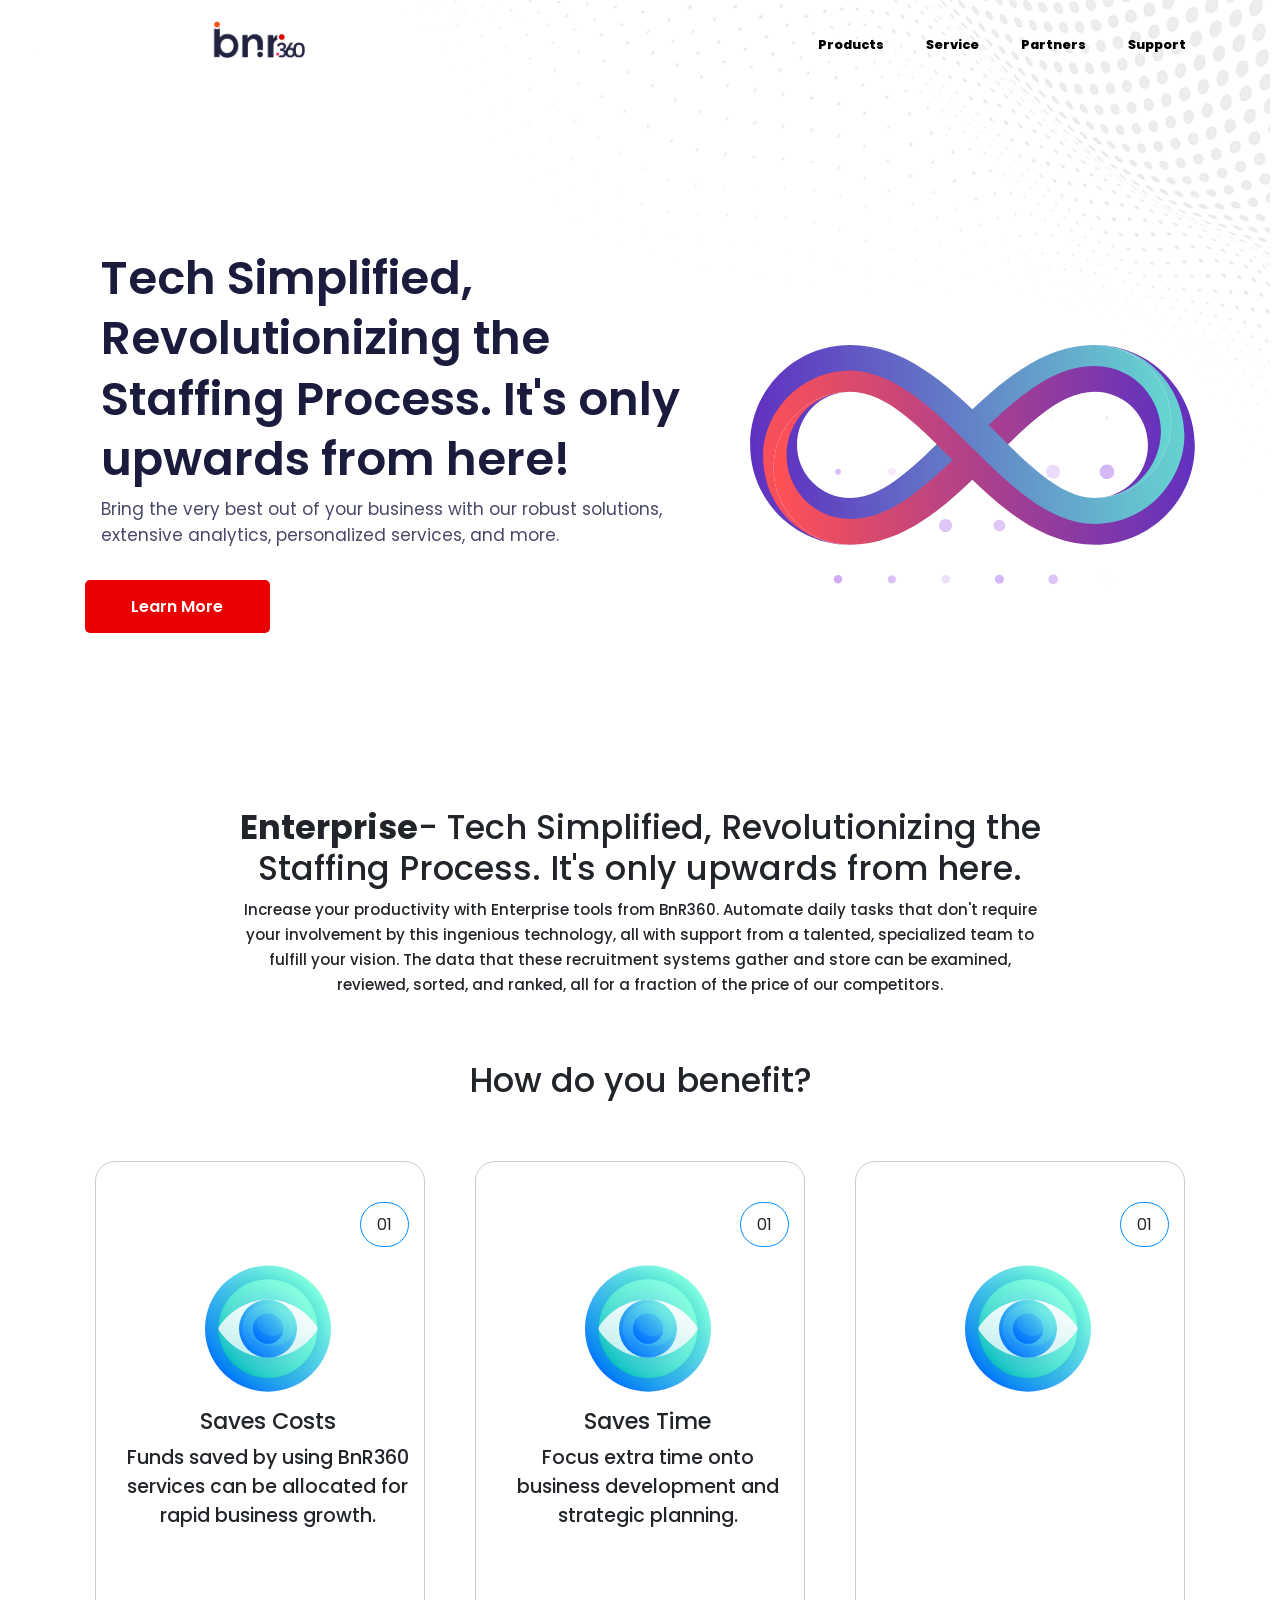
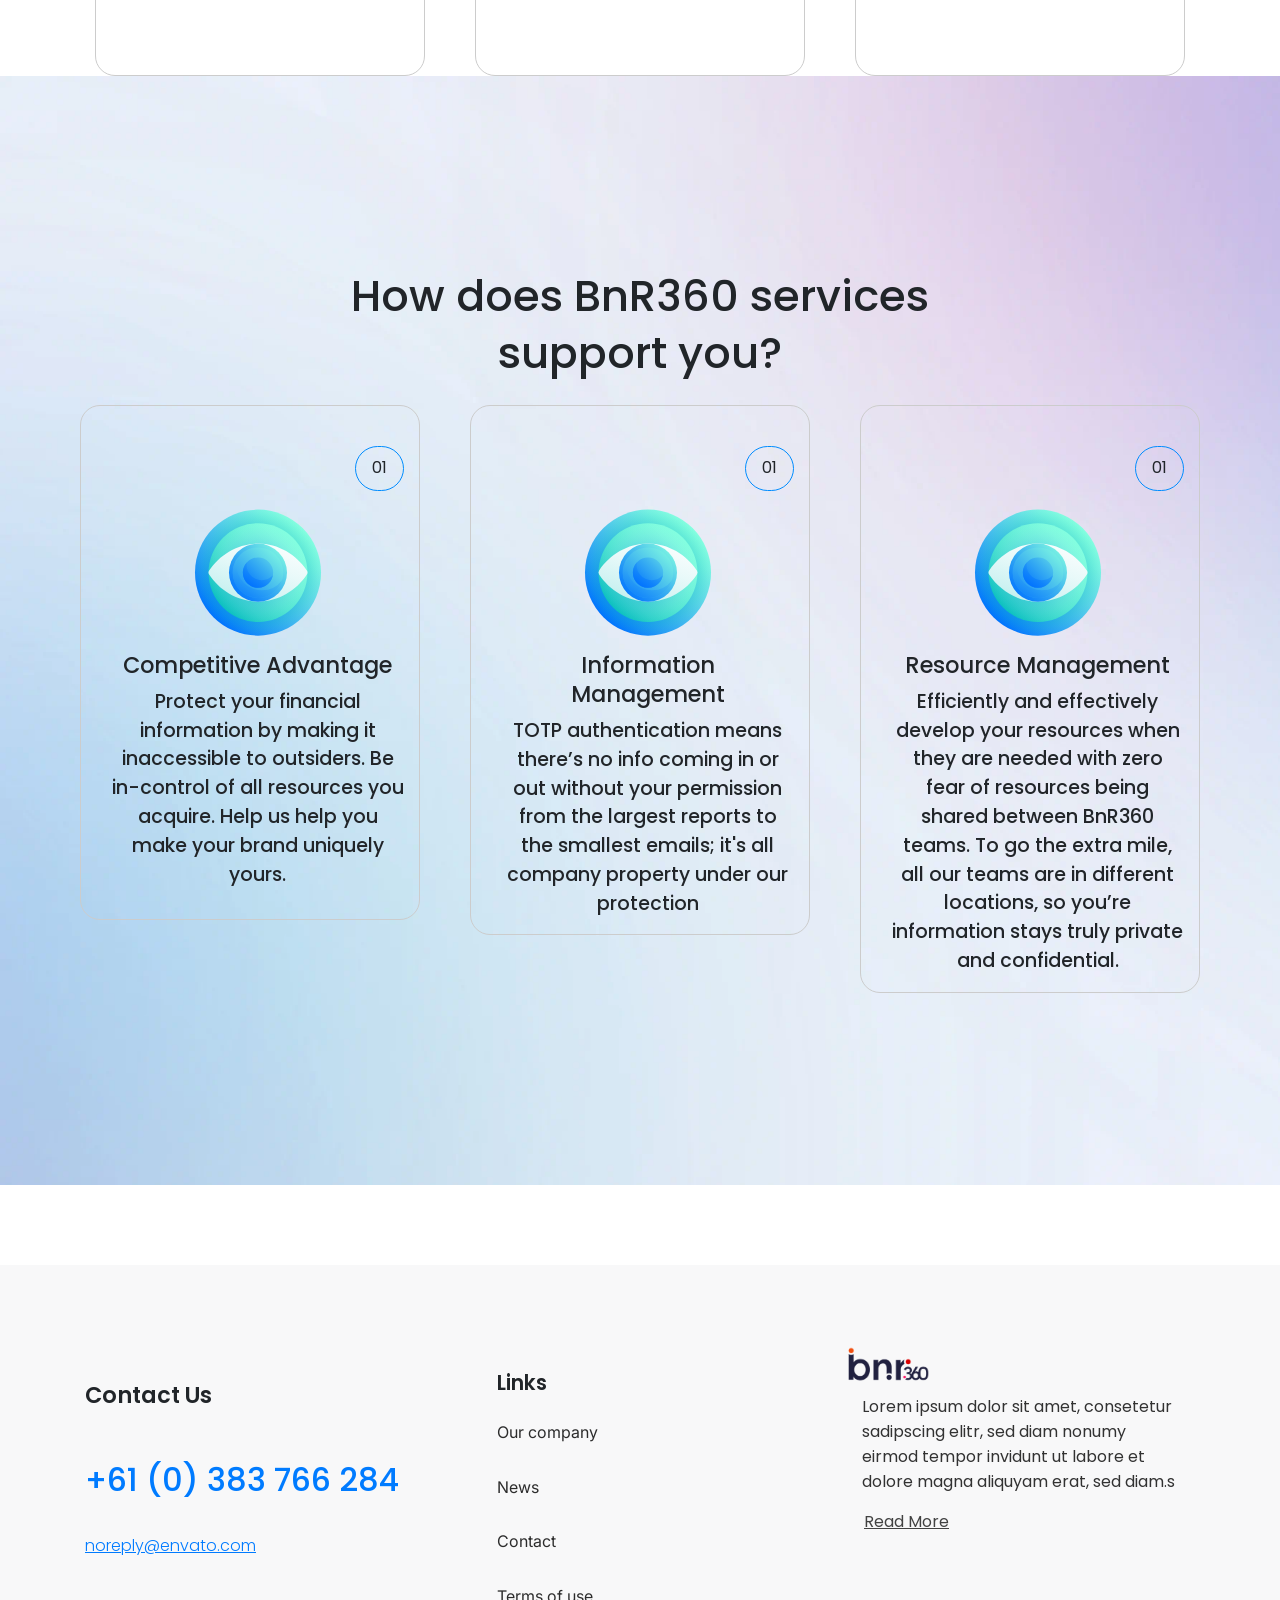
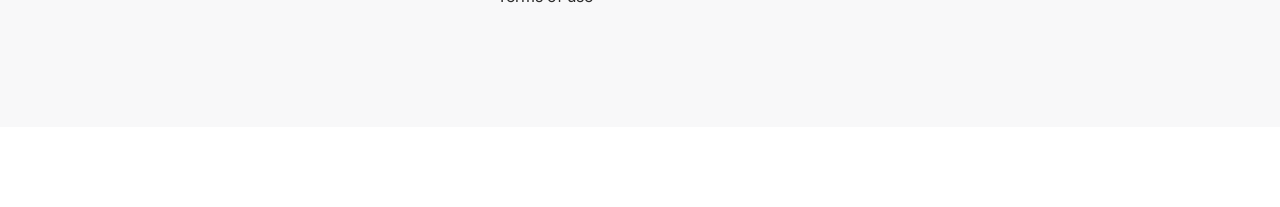
<file: pages/enterprise.html>
<!DOCTYPE html>
<html lang="en">
<head>
    <meta charset="UTF-8">
    <meta http-equiv="X-UA-Compatible" content="IE=edge">
    <meta name="viewport" content="width=device-width, initial-scale=1.0">
    <title>Enterprise</title>
    <link rel="stylesheet" href="../css/style.css">
    <link rel="stylesheet" href="../css/animate.css">
    <link rel="stylesheet" href="../css/bootstrap.min.css">
    <link rel="stylesheet" href="../css/hover-min.css">
    <link rel="stylesheet" href="../css/slick-theme.css">
    <link rel="stylesheet" href="../css/slick.css">
</head>
<body>
    <header class="header">
        <div class="container">
            <div class="row align-items-center">
                <div class="col-lg-4">
                    <div class="logo">
                        <a href="../index.html">
                            <img src="../images/logo.png" alt="Logo" class="imgFluid">
                        </a>
                    </div>
                </div>
                <div class="col-lg-8">
                    
                    <nav class="nav-list">
                        <ul>
                            <li class="nav-links">
                                <a href="#">Products</a>
                                <ul class="nav-items-wrapper">
                                    <li class="nav-items"><a href="#">ERP</a></li>
                                
                                </ul>
                            </li>
                            <li class="nav-links">
                                <a href="#">Service</a>
                                <ul class="nav-items-wrapper">
                                    <li class="nav-items"><a href="./trunkey-solutions.html">Turnkey solution</a></li>
                                    <li class="nav-items"><a href="./enterprise.html">Enterprise</a></li>
                                    <li class="nav-items"><a href="./pay-per-need.html">PayperNeed</a></li>
                                </ul>
                            </li>
                            <li class="nav-links">
                                <a href="#">Partners</a>
                                <ul class="nav-items-wrapper">
                                    <li class="nav-items"><a href="#">Affiliate Program</a></li>
                                    <li class="nav-items"><a href="#">Financial Partner</a></li>
                                </ul>
                            </li>
                            <li class="nav-links">
                                <a href="#">Support</a>
                                <ul class="nav-items-wrapper">
                                    <li class="nav-items"><a href="#">Help Center</a></li>
                                    <li class="nav-items"><a href="#">Contact us</a></li>
                                    <li class="nav-items"><a href="#">FAQs</a></li>
                                    <li class="nav-items"><a href="#">Blogs</a></li>
                                </ul>
                            </li>
   
                        </ul>

                    </nav>
                </div>
            </div>
        </div>
    </header>


    
    <!-- Hero Section -->
    
    
<div class='banner'>
    <div class='container'>
        <div class='row align-items-center'>
            <div class='col-12 col-lg-7 wow fadeInDown'>
                <div class='banner__content'>

                    <h1>
                        Tech Simplified, Revolutionizing the Staffing Process. It's only upwards from here!
                    </h1>
                    <p>Bring the very best out of your business with our robust solutions, extensive analytics, personalized services, and more. </p>
                    <a href='#' class='themeBtn'>Learn More</a>
                    <!-- <a href="#" class="themeBtn">Pricing plans</a> -->
                </div>
            </div>
            <div class='col-12 col-lg-5'>

                <div class="mcb-wrap-inner">
                    <div class="column mcb-column mcb-item-93625f93f one tablet-one mobile-four-fifth column_lottie">
                        <div class="mcb-column-inner mcb-item-lottie-inner">
                            <div class="mfn-lottie-wrapper">
                                <div id="mfn_lottie_0_14" class="lottie"><svg xmlns="http://www.w3.org/2000/svg" viewBox="0 0 586 400" width="586" height="400" preserveAspectRatio="xMidYMid meet" style="width: 100%; height: 100%; transform: translate3d(0px, 0px, 0px); content-visibility: visible;">
                                        <defs>
                                            <clipPath id="__lottie_element_6">
                                                <rect width="586" height="400" x="0" y="0"></rect>
                                            </clipPath>
                                            <linearGradient id="__lottie_element_10" spreadMethod="pad" gradientUnits="userSpaceOnUse" x1="-289.2019958496094" y1="0" x2="295.97900390625" y2="0">
                                                <stop offset="0%" stop-color="rgb(96,49,192)"></stop>
                                                <stop offset="50%" stop-color="rgb(99,132,200)"></stop>
                                                <stop offset="100%" stop-color="rgb(102,215,209)"></stop>
                                            </linearGradient>
                                            <linearGradient id="__lottie_element_14" spreadMethod="pad" gradientUnits="userSpaceOnUse" x1="-290.5660095214844" y1="0" x2="295.2829895019531" y2="0">
                                                <stop offset="0%" stop-color="rgb(255,81,84)"></stop>
                                                <stop offset="50%" stop-color="rgb(175,65,138)"></stop>
                                                <stop offset="100%" stop-color="rgb(96,49,192)"></stop>
                                            </linearGradient>
                                            <linearGradient id="__lottie_element_18" spreadMethod="pad" gradientUnits="userSpaceOnUse" x1="-289.2019958496094" y1="0" x2="295.97900390625" y2="0">
                                                <stop offset="0%" stop-color="rgb(96,49,192)"></stop>
                                                <stop offset="50%" stop-color="rgb(99,132,200)"></stop>
                                                <stop offset="100%" stop-color="rgb(102,215,209)"></stop>
                                            </linearGradient>
                                            <linearGradient id="__lottie_element_22" spreadMethod="pad" gradientUnits="userSpaceOnUse" x1="-258.75299072265625" y1="1.475000023841858" x2="263.82000732421875" y2="0">
                                                <stop offset="0%" stop-color="rgb(255,81,84)"></stop>
                                                <stop offset="50%" stop-color="rgb(175,65,138)"></stop>
                                                <stop offset="100%" stop-color="rgb(96,49,192)"></stop>
                                            </linearGradient>
                                            <linearGradient id="__lottie_element_26" spreadMethod="pad" gradientUnits="userSpaceOnUse" x1="-259.6910095214844" y1="0" x2="262.13800048828125" y2="0">
                                                <stop offset="0%" stop-color="rgb(96,49,192)"></stop>
                                                <stop offset="50%" stop-color="rgb(99,132,200)"></stop>
                                                <stop offset="100%" stop-color="rgb(102,215,209)"></stop>
                                            </linearGradient>
                                            <linearGradient id="__lottie_element_30" spreadMethod="pad" gradientUnits="userSpaceOnUse" x1="-258.75299072265625" y1="1.475000023841858" x2="263.82000732421875" y2="0">
                                                <stop offset="0%" stop-color="rgb(255,81,84)"></stop>
                                                <stop offset="50%" stop-color="rgb(175,65,138)"></stop>
                                                <stop offset="100%" stop-color="rgb(96,49,192)"></stop>
                                            </linearGradient>
                                            <clipPath id="__lottie_element_32">
                                                <path d="M0,0 L400,0 L400,400 L0,400z"></path>
                                            </clipPath>
                                        </defs>
                                        <g clip-path="url(#__lottie_element_6)">
                                            <g clip-path="url(#__lottie_element_32)" transform="matrix(1.7000000476837158,0,0,1.7000000476837158,-47,-140)" opacity="1" style="display: block;">
                                                <g transform="matrix(0,0,0,0,95.83300018310547,95.83300018310547)" opacity="1" style="display: block;">
                                                    <g opacity="1" transform="matrix(1,0,0,1,20.83300018310547,20.83300018310547)">
                                                        <path fill="rgb(215,188,248)" fill-opacity="1" d=" M0,4.166999816894531 C2.3010001182556152,4.166999816894531 4.166999816894531,2.3010001182556152 4.166999816894531,0 C4.166999816894531,-2.302000045776367 2.3010001182556152,-4.166999816894531 0,-4.166999816894531 C-2.302000045776367,-4.166999816894531 -4.166999816894531,-2.302000045776367 -4.166999816894531,0 C-4.166999816894531,2.3010001182556152 -2.302000045776367,4.166999816894531 0,4.166999816894531z">
                                                        </path>
                                                    </g>
                                                </g>
                                                <g transform="matrix(0,0,0,0,137.5019989013672,95.83300018310547)" opacity="1" style="display: block;">
                                                    <g opacity="1" transform="matrix(1,0,0,1,62.50199890136719,20.83300018310547)">
                                                        <path fill="rgb(237,225,251)" fill-opacity="1" d=" M0,4.166999816894531 C2.3010001182556152,4.166999816894531 4.166999816894531,2.3010001182556152 4.166999816894531,0 C4.166999816894531,-2.302000045776367 2.3010001182556152,-4.166999816894531 0,-4.166999816894531 C-2.302000045776367,-4.166999816894531 -4.166999816894531,-2.302000045776367 -4.166999816894531,0 C-4.166999816894531,2.3010001182556152 -2.302000045776367,4.166999816894531 0,4.166999816894531z">
                                                        </path>
                                                    </g>
                                                </g>
                                                <g transform="matrix(0,0,0,0,179.16700744628906,95.83300018310547)" opacity="1" style="display: block;">
                                                    <g opacity="1" transform="matrix(1,0,0,1,104.16699981689453,20.83300018310547)">
                                                        <path fill="rgb(231,212,249)" fill-opacity="1" d=" M0,4.166999816894531 C2.302000045776367,4.166999816894531 4.166999816894531,2.3010001182556152 4.166999816894531,0 C4.166999816894531,-2.302000045776367 2.302000045776367,-4.166999816894531 0,-4.166999816894531 C-2.3010001182556152,-4.166999816894531 -4.166999816894531,-2.302000045776367 -4.166999816894531,0 C-4.166999816894531,2.3010001182556152 -2.3010001182556152,4.166999816894531 0,4.166999816894531z">
                                                        </path>
                                                    </g>
                                                </g>
                                                <g transform="matrix(0,0,0,0,220.83299255371094,95.83300018310547)" opacity="1" style="display: block;">
                                                    <g opacity="1" transform="matrix(1,0,0,1,145.83299255371094,20.83300018310547)">
                                                        <path fill="rgb(246,239,252)" fill-opacity="1" d=" M0,4.166999816894531 C2.3010001182556152,4.166999816894531 4.166999816894531,2.3010001182556152 4.166999816894531,0 C4.166999816894531,-2.302000045776367 2.3010001182556152,-4.166999816894531 0,-4.166999816894531 C-2.302000045776367,-4.166999816894531 -4.166999816894531,-2.302000045776367 -4.166999816894531,0 C-4.166999816894531,2.3010001182556152 -2.302000045776367,4.166999816894531 0,4.166999816894531z">
                                                        </path>
                                                    </g>
                                                </g>
                                                <g transform="matrix(0,0,0,0,262.5010070800781,95.83300018310547)" opacity="1" style="display: block;">
                                                    <g opacity="1" transform="matrix(1,0,0,1,187.50100708007812,20.83300018310547)">
                                                        <path fill="rgb(230,211,249)" fill-opacity="1" d=" M0,4.166999816894531 C2.3010001182556152,4.166999816894531 4.168000221252441,2.3010001182556152 4.168000221252441,0 C4.168000221252441,-2.302000045776367 2.3010001182556152,-4.166999816894531 0,-4.166999816894531 C-2.302000045776367,-4.166999816894531 -4.168000221252441,-2.302000045776367 -4.168000221252441,0 C-4.168000221252441,2.3010001182556152 -2.302000045776367,4.166999816894531 0,4.166999816894531z">
                                                        </path>
                                                    </g>
                                                </g>
                                                <g transform="matrix(0,0,0,0,304.1669921875,95.83300018310547)" opacity="1" style="display: block;">
                                                    <g opacity="1" transform="matrix(1,0,0,1,229.16700744628906,20.83300018310547)">
                                                        <path fill="rgb(233,218,250)" fill-opacity="1" d=" M0,4.166999816894531 C2.302000045776367,4.166999816894531 4.166999816894531,2.3010001182556152 4.166999816894531,0 C4.166999816894531,-2.302000045776367 2.302000045776367,-4.166999816894531 0,-4.166999816894531 C-2.3010001182556152,-4.166999816894531 -4.166999816894531,-2.302000045776367 -4.166999816894531,0 C-4.166999816894531,2.3010001182556152 -2.3010001182556152,4.166999816894531 0,4.166999816894531z">
                                                        </path>
                                                    </g>
                                                </g>
                                                <g transform="matrix(0,0,0,0,95.83300018310547,137.50100708007812)" opacity="1" style="display: block;">
                                                    <g opacity="1" transform="matrix(1,0,0,1,20.83300018310547,62.500999450683594)">
                                                        <path fill="rgb(235,222,250)" fill-opacity="1" d=" M0,4.168000221252441 C2.3010001182556152,4.168000221252441 4.166999816894531,2.302000045776367 4.166999816894531,0.0010000000474974513 C4.166999816894531,-2.3010001182556152 2.3010001182556152,-4.168000221252441 0,-4.168000221252441 C-2.302000045776367,-4.168000221252441 -4.166999816894531,-2.3010001182556152 -4.166999816894531,0.0010000000474974513 C-4.166999816894531,2.302000045776367 -2.302000045776367,4.168000221252441 0,4.168000221252441z">
                                                        </path>
                                                    </g>
                                                </g>
                                                <g transform="matrix(0,0,0,0,137.5019989013672,137.50100708007812)" opacity="1" style="display: block;">
                                                    <g opacity="1" transform="matrix(1,0,0,1,62.50199890136719,62.500999450683594)">
                                                        <path fill="rgb(202,167,245)" fill-opacity="1" d=" M0,4.168000221252441 C2.3010001182556152,4.168000221252441 4.166999816894531,2.302000045776367 4.166999816894531,0.0010000000474974513 C4.166999816894531,-2.3010001182556152 2.3010001182556152,-4.168000221252441 0,-4.168000221252441 C-2.302000045776367,-4.168000221252441 -4.166999816894531,-2.3010001182556152 -4.166999816894531,0.0010000000474974513 C-4.166999816894531,2.302000045776367 -2.302000045776367,4.168000221252441 0,4.168000221252441z">
                                                        </path>
                                                    </g>
                                                </g>
                                                <g transform="matrix(0,0,0,0,179.16700744628906,137.50100708007812)" opacity="1" style="display: block;">
                                                    <g opacity="1" transform="matrix(1,0,0,1,104.16699981689453,62.500999450683594)">
                                                        <path fill="rgb(255,253,255)" fill-opacity="1" d=" M0,4.168000221252441 C2.302000045776367,4.168000221252441 4.166999816894531,2.302000045776367 4.166999816894531,0.0010000000474974513 C4.166999816894531,-2.3010001182556152 2.302000045776367,-4.168000221252441 0,-4.168000221252441 C-2.3010001182556152,-4.168000221252441 -4.166999816894531,-2.3010001182556152 -4.166999816894531,0.0010000000474974513 C-4.166999816894531,2.302000045776367 -2.3010001182556152,4.168000221252441 0,4.168000221252441z">
                                                        </path>
                                                    </g>
                                                </g>
                                                <g transform="matrix(0,0,0,0,220.83299255371094,137.50100708007812)" opacity="1" style="display: block;">
                                                    <g opacity="1" transform="matrix(1,0,0,1,145.83299255371094,62.500999450683594)">
                                                        <path fill="rgb(225,205,249)" fill-opacity="1" d=" M0,4.168000221252441 C2.3010001182556152,4.168000221252441 4.166999816894531,2.302000045776367 4.166999816894531,0.0010000000474974513 C4.166999816894531,-2.3010001182556152 2.3010001182556152,-4.168000221252441 0,-4.168000221252441 C-2.302000045776367,-4.168000221252441 -4.166999816894531,-2.3010001182556152 -4.166999816894531,0.0010000000474974513 C-4.166999816894531,2.302000045776367 -2.302000045776367,4.168000221252441 0,4.168000221252441z">
                                                        </path>
                                                    </g>
                                                </g>
                                                <g transform="matrix(0,0,0,0,262.5010070800781,137.50100708007812)" opacity="1" style="display: block;">
                                                    <g opacity="1" transform="matrix(1,0,0,1,187.50100708007812,62.500999450683594)">
                                                        <path fill="rgb(202,166,245)" fill-opacity="1" d=" M0,4.168000221252441 C2.3010001182556152,4.168000221252441 4.168000221252441,2.302000045776367 4.168000221252441,0.0010000000474974513 C4.168000221252441,-2.3010001182556152 2.3010001182556152,-4.168000221252441 0,-4.168000221252441 C-2.302000045776367,-4.168000221252441 -4.168000221252441,-2.3010001182556152 -4.168000221252441,0.0010000000474974513 C-4.168000221252441,2.302000045776367 -2.302000045776367,4.168000221252441 0,4.168000221252441z">
                                                        </path>
                                                    </g>
                                                </g>
                                                <g transform="matrix(0,0,0,0,304.1669921875,137.50100708007812)" opacity="1" style="display: block;">
                                                    <g opacity="1" transform="matrix(1,0,0,1,229.16700744628906,62.500999450683594)">
                                                        <path fill="rgb(239,230,251)" fill-opacity="1" d=" M0,4.168000221252441 C2.302000045776367,4.168000221252441 4.166999816894531,2.302000045776367 4.166999816894531,0.0010000000474974513 C4.166999816894531,-2.3010001182556152 2.302000045776367,-4.168000221252441 0,-4.168000221252441 C-2.3010001182556152,-4.168000221252441 -4.166999816894531,-2.3010001182556152 -4.166999816894531,0.0010000000474974513 C-4.166999816894531,2.302000045776367 -2.3010001182556152,4.168000221252441 0,4.168000221252441z">
                                                        </path>
                                                    </g>
                                                </g>
                                                <g transform="matrix(0,0,0,0,95.83300018310547,179.16700744628906)" opacity="1" style="display: block;">
                                                    <g opacity="1" transform="matrix(1,0,0,1,20.83300018310547,104.16699981689453)">
                                                        <path fill="rgb(213,184,247)" fill-opacity="1" d=" M0,4.166999816894531 C2.3010001182556152,4.166999816894531 4.166999816894531,2.302000045776367 4.166999816894531,0 C4.166999816894531,-2.3010001182556152 2.3010001182556152,-4.166999816894531 0,-4.166999816894531 C-2.302000045776367,-4.166999816894531 -4.166999816894531,-2.3010001182556152 -4.166999816894531,0 C-4.166999816894531,2.302000045776367 -2.302000045776367,4.166999816894531 0,4.166999816894531z">
                                                        </path>
                                                    </g>
                                                </g>
                                                <g transform="matrix(0,0,0,0,137.5019989013672,179.16700744628906)" opacity="1" style="display: block;">
                                                    <g opacity="1" transform="matrix(1,0,0,1,62.50199890136719,104.16699981689453)">
                                                        <path fill="rgb(208,174,246)" fill-opacity="1" d=" M0,4.166999816894531 C2.3010001182556152,4.166999816894531 4.166999816894531,2.302000045776367 4.166999816894531,0 C4.166999816894531,-2.3010001182556152 2.3010001182556152,-4.166999816894531 0,-4.166999816894531 C-2.302000045776367,-4.166999816894531 -4.166999816894531,-2.3010001182556152 -4.166999816894531,0 C-4.166999816894531,2.302000045776367 -2.302000045776367,4.166999816894531 0,4.166999816894531z">
                                                        </path>
                                                    </g>
                                                </g>
                                                <g transform="matrix(0,0,0,0,179.16700744628906,179.16700744628906)" opacity="1" style="display: block;">
                                                    <g opacity="1" transform="matrix(1,0,0,1,104.16699981689453,104.16699981689453)">
                                                        <path fill="rgb(225,205,249)" fill-opacity="1" d=" M0,4.166999816894531 C2.302000045776367,4.166999816894531 4.166999816894531,2.302000045776367 4.166999816894531,0 C4.166999816894531,-2.3010001182556152 2.302000045776367,-4.166999816894531 0,-4.166999816894531 C-2.3010001182556152,-4.166999816894531 -4.166999816894531,-2.3010001182556152 -4.166999816894531,0 C-4.166999816894531,2.302000045776367 -2.3010001182556152,4.166999816894531 0,4.166999816894531z">
                                                        </path>
                                                    </g>
                                                </g>
                                                <g transform="matrix(0,0,0,0,220.83299255371094,179.16700744628906)" opacity="1" style="display: block;">
                                                    <g opacity="1" transform="matrix(1,0,0,1,145.83299255371094,104.16699981689453)">
                                                        <path fill="rgb(250,248,253)" fill-opacity="1" d=" M0,4.166999816894531 C2.3010001182556152,4.166999816894531 4.166999816894531,2.302000045776367 4.166999816894531,0 C4.166999816894531,-2.3010001182556152 2.3010001182556152,-4.166999816894531 0,-4.166999816894531 C-2.302000045776367,-4.166999816894531 -4.166999816894531,-2.3010001182556152 -4.166999816894531,0 C-4.166999816894531,2.302000045776367 -2.302000045776367,4.166999816894531 0,4.166999816894531z">
                                                        </path>
                                                    </g>
                                                </g>
                                                <g transform="matrix(0.15946723520755768,0,0,0.15946723520755768,232.60073852539062,162.5557861328125)" opacity="1" style="display: block;">
                                                    <g opacity="1" transform="matrix(1,0,0,1,187.50100708007812,104.16699981689453)">
                                                        <path fill="rgb(237,224,251)" fill-opacity="1" d=" M0,4.166999816894531 C2.3010001182556152,4.166999816894531 4.168000221252441,2.302000045776367 4.168000221252441,0 C4.168000221252441,-2.3010001182556152 2.3010001182556152,-4.166999816894531 0,-4.166999816894531 C-2.302000045776367,-4.166999816894531 -4.168000221252441,-2.3010001182556152 -4.168000221252441,0 C-4.168000221252441,2.302000045776367 -2.302000045776367,4.166999816894531 0,4.166999816894531z">
                                                        </path>
                                                    </g>
                                                </g>
                                                <g transform="matrix(0.35937127470970154,0,0,0.35937127470970154,221.81094360351562,141.7323760986328)" opacity="1" style="display: block;">
                                                    <g opacity="1" transform="matrix(1,0,0,1,229.16700744628906,104.16699981689453)">
                                                        <path fill="rgb(245,237,252)" fill-opacity="1" d=" M0,4.166999816894531 C2.302000045776367,4.166999816894531 4.166999816894531,2.302000045776367 4.166999816894531,0 C4.166999816894531,-2.3010001182556152 2.302000045776367,-4.166999816894531 0,-4.166999816894531 C-2.3010001182556152,-4.166999816894531 -4.166999816894531,-2.3010001182556152 -4.166999816894531,0 C-4.166999816894531,2.302000045776367 -2.3010001182556152,4.166999816894531 0,4.166999816894531z">
                                                        </path>
                                                    </g>
                                                </g>
                                                <g transform="matrix(0.559409499168396,0,0,0.559409499168396,84.17881774902344,139.25262451171875)" opacity="1" style="display: block;">
                                                    <g opacity="1" transform="matrix(1,0,0,1,20.83300018310547,145.83299255371094)">
                                                        <path fill="rgb(217,189,248)" fill-opacity="1" d=" M0,4.166999816894531 C2.3010001182556152,4.166999816894531 4.166999816894531,2.3010001182556152 4.166999816894531,0 C4.166999816894531,-2.302000045776367 2.3010001182556152,-4.166999816894531 0,-4.166999816894531 C-2.302000045776367,-4.166999816894531 -4.166999816894531,-2.302000045776367 -4.166999816894531,0 C-4.166999816894531,2.3010001182556152 -2.302000045776367,4.166999816894531 0,4.166999816894531z">
                                                        </path>
                                                    </g>
                                                </g>
                                                <g transform="matrix(0.7594192624092102,0,0,0.7594192624092102,90.03677368164062,110.08460998535156)" opacity="1" style="display: block;">
                                                    <g opacity="1" transform="matrix(1,0,0,1,62.50199890136719,145.83299255371094)">
                                                        <path fill="rgb(244,236,252)" fill-opacity="1" d=" M0,4.166999816894531 C2.3010001182556152,4.166999816894531 4.166999816894531,2.3010001182556152 4.166999816894531,0 C4.166999816894531,-2.302000045776367 2.3010001182556152,-4.166999816894531 0,-4.166999816894531 C-2.302000045776367,-4.166999816894531 -4.166999816894531,-2.302000045776367 -4.166999816894531,0 C-4.166999816894531,2.3010001182556152 -2.302000045776367,4.166999816894531 0,4.166999816894531z">
                                                        </path>
                                                    </g>
                                                </g>
                                                <g transform="matrix(0.9593232870101929,0,0,0.9593232870101929,79.23717498779297,80.9320068359375)" opacity="1" style="display: block;">
                                                    <g opacity="1" transform="matrix(1,0,0,1,104.16699981689453,145.83299255371094)">
                                                        <path fill="rgb(211,181,247)" fill-opacity="1" d=" M0,4.166999816894531 C2.302000045776367,4.166999816894531 4.166999816894531,2.3010001182556152 4.166999816894531,0 C4.166999816894531,-2.302000045776367 2.302000045776367,-4.166999816894531 0,-4.166999816894531 C-2.3010001182556152,-4.166999816894531 -4.166999816894531,-2.302000045776367 -4.166999816894531,0 C-4.166999816894531,2.3010001182556152 -2.3010001182556152,4.166999816894531 0,4.166999816894531z">
                                                        </path>
                                                    </g>
                                                </g>
                                                <g transform="matrix(1.1492395401000977,0,0,1.1492395401000977,53.23594665527344,53.23594665527344)" opacity="1" style="display: block;">
                                                    <g opacity="1" transform="matrix(1,0,0,1,145.83299255371094,145.83299255371094)">
                                                        <path fill="rgb(225,205,249)" fill-opacity="1" d=" M0,4.166999816894531 C2.3010001182556152,4.166999816894531 4.166999816894531,2.3010001182556152 4.166999816894531,0 C4.166999816894531,-2.302000045776367 2.3010001182556152,-4.166999816894531 0,-4.166999816894531 C-2.302000045776367,-4.166999816894531 -4.166999816894531,-2.302000045776367 -4.166999816894531,0 C-4.166999816894531,2.3010001182556152 -2.302000045776367,4.166999816894531 0,4.166999816894531z">
                                                        </path>
                                                    </g>
                                                </g>
                                                <g transform="matrix(1.2910716533660889,0,0,1.2910716533660889,20.42376708984375,32.552154541015625)" opacity="1" style="display: block;">
                                                    <g opacity="1" transform="matrix(1,0,0,1,187.50100708007812,145.83299255371094)">
                                                        <path fill="rgb(234,220,250)" fill-opacity="1" d=" M0,4.166999816894531 C2.3010001182556152,4.166999816894531 4.168000221252441,2.3010001182556152 4.168000221252441,0 C4.168000221252441,-2.302000045776367 2.3010001182556152,-4.166999816894531 0,-4.166999816894531 C-2.302000045776367,-4.166999816894531 -4.168000221252441,-2.302000045776367 -4.168000221252441,0 C-4.168000221252441,2.3010001182556152 -2.302000045776367,4.166999816894531 0,4.166999816894531z">
                                                        </path>
                                                    </g>
                                                </g>
                                                <g transform="matrix(1.3669805526733398,0,0,1.3669805526733398,-9.099853515625,21.482131958007812)" opacity="1" style="display: block;">
                                                    <g opacity="1" transform="matrix(1,0,0,1,229.16700744628906,145.83299255371094)">
                                                        <path fill="rgb(213,184,247)" fill-opacity="1" d=" M0,4.166999816894531 C2.302000045776367,4.166999816894531 4.166999816894531,2.3010001182556152 4.166999816894531,0 C4.166999816894531,-2.302000045776367 2.302000045776367,-4.166999816894531 0,-4.166999816894531 C-2.3010001182556152,-4.166999816894531 -4.166999816894531,-2.302000045776367 -4.166999816894531,0 C-4.166999816894531,2.3010001182556152 -2.3010001182556152,4.166999816894531 0,4.166999816894531z">
                                                        </path>
                                                    </g>
                                                </g>
                                                <g transform="matrix(1.3726321458816528,0,0,1.3726321458816528,67.23695373535156,5.131103515625)" opacity="1" style="display: block;">
                                                    <g opacity="1" transform="matrix(1,0,0,1,20.83300018310547,187.50100708007812)">
                                                        <path fill="rgb(219,193,248)" fill-opacity="1" d=" M0,4.168000221252441 C2.3010001182556152,4.168000221252441 4.166999816894531,2.3010001182556152 4.166999816894531,0 C4.166999816894531,-2.302000045776367 2.3010001182556152,-4.168000221252441 0,-4.168000221252441 C-2.302000045776367,-4.168000221252441 -4.166999816894531,-2.302000045776367 -4.166999816894531,0 C-4.166999816894531,2.3010001182556152 -2.302000045776367,4.168000221252441 0,4.168000221252441z">
                                                        </path>
                                                    </g>
                                                </g>
                                                <g transform="matrix(1.3156033754348755,0,0,1.3156033754348755,55.27415466308594,15.824050903320312)" opacity="1" style="display: block;">
                                                    <g opacity="1" transform="matrix(1,0,0,1,62.50199890136719,187.50100708007812)">
                                                        <path fill="rgb(232,215,250)" fill-opacity="1" d=" M0,4.168000221252441 C2.3010001182556152,4.168000221252441 4.166999816894531,2.3010001182556152 4.166999816894531,0 C4.166999816894531,-2.302000045776367 2.3010001182556152,-4.168000221252441 0,-4.168000221252441 C-2.302000045776367,-4.168000221252441 -4.166999816894531,-2.302000045776367 -4.166999816894531,0 C-4.166999816894531,2.3010001182556152 -2.302000045776367,4.168000221252441 0,4.168000221252441z">
                                                        </path>
                                                    </g>
                                                </g>
                                                <g transform="matrix(1.2134453058242798,0,0,1.2134453058242798,52.76605224609375,34.978790283203125)" opacity="1" style="display: block;">
                                                    <g opacity="1" transform="matrix(1,0,0,1,104.16699981689453,187.50100708007812)">
                                                        <path fill="rgb(222,197,248)" fill-opacity="1" d=" M0,4.168000221252441 C2.302000045776367,4.168000221252441 4.166999816894531,2.3010001182556152 4.166999816894531,0 C4.166999816894531,-2.302000045776367 2.302000045776367,-4.168000221252441 0,-4.168000221252441 C-2.3010001182556152,-4.168000221252441 -4.166999816894531,-2.302000045776367 -4.166999816894531,0 C-4.166999816894531,2.3010001182556152 -2.3010001182556152,4.168000221252441 0,4.168000221252441z">
                                                        </path>
                                                    </g>
                                                </g>
                                                <g transform="matrix(1.088514804840088,0,0,1.088514804840088,62.09161376953125,58.40338134765625)" opacity="1" style="display: block;">
                                                    <g opacity="1" transform="matrix(1,0,0,1,145.83299255371094,187.50100708007812)">
                                                        <path fill="rgb(223,200,248)" fill-opacity="1" d=" M0,4.168000221252441 C2.3010001182556152,4.168000221252441 4.166999816894531,2.3010001182556152 4.166999816894531,0 C4.166999816894531,-2.302000045776367 2.3010001182556152,-4.168000221252441 0,-4.168000221252441 C-2.302000045776367,-4.168000221252441 -4.166999816894531,-2.302000045776367 -4.166999816894531,0 C-4.166999816894531,2.3010001182556152 -2.302000045776367,4.168000221252441 0,4.168000221252441z">
                                                        </path>
                                                    </g>
                                                </g>
                                                <g transform="matrix(0.9645851850509644,0,0,0.9645851850509644,81.64031982421875,81.64031982421875)" opacity="1" style="display: block;">
                                                    <g opacity="1" transform="matrix(1,0,0,1,187.50100708007812,187.50100708007812)">
                                                        <path fill="rgb(214,185,248)" fill-opacity="1" d=" M0,4.168000221252441 C2.3010001182556152,4.168000221252441 4.168000221252441,2.3010001182556152 4.168000221252441,0 C4.168000221252441,-2.302000045776367 2.3010001182556152,-4.168000221252441 0,-4.168000221252441 C-2.302000045776367,-4.168000221252441 -4.168000221252441,-2.302000045776367 -4.168000221252441,0 C-4.168000221252441,2.3010001182556152 -2.302000045776367,4.168000221252441 0,4.168000221252441z">
                                                        </path>
                                                    </g>
                                                </g>
                                                <g transform="matrix(0.8620096445083618,0,0,0.8620096445083618,106.62281799316406,100.87333679199219)" opacity="1" style="display: block;">
                                                    <g opacity="1" transform="matrix(1,0,0,1,229.16700744628906,187.50100708007812)">
                                                        <path fill="rgb(247,241,253)" fill-opacity="1" d=" M0,4.168000221252441 C2.302000045776367,4.168000221252441 4.166999816894531,2.3010001182556152 4.166999816894531,0 C4.166999816894531,-2.302000045776367 2.302000045776367,-4.168000221252441 0,-4.168000221252441 C-2.3010001182556152,-4.168000221252441 -4.166999816894531,-2.302000045776367 -4.166999816894531,0 C-4.166999816894531,2.3010001182556152 -2.3010001182556152,4.168000221252441 0,4.168000221252441z">
                                                        </path>
                                                    </g>
                                                </g>
                                                <g transform="matrix(0.7950060367584229,0,0,0.7950060367584229,79.27063751220703,121.97784423828125)" opacity="1" style="display: block;">
                                                    <g opacity="1" transform="matrix(1,0,0,1,20.83300018310547,229.16700744628906)">
                                                        <path fill="rgb(208,173,246)" fill-opacity="1" d=" M0,4.166999816894531 C2.3010001182556152,4.166999816894531 4.166999816894531,2.302000045776367 4.166999816894531,0 C4.166999816894531,-2.3010001182556152 2.3010001182556152,-4.166999816894531 0,-4.166999816894531 C-2.302000045776367,-4.166999816894531 -4.166999816894531,-2.3010001182556152 -4.166999816894531,0 C-4.166999816894531,2.302000045776367 -2.302000045776367,4.166999816894531 0,4.166999816894531z">
                                                        </path>
                                                    </g>
                                                </g>
                                                <g transform="matrix(0.7705247402191162,0,0,0.7705247402191162,89.34266662597656,127.58815002441406)" opacity="1" style="display: block;">
                                                    <g opacity="1" transform="matrix(1,0,0,1,62.50199890136719,229.16700744628906)">
                                                        <path fill="rgb(218,193,248)" fill-opacity="1" d=" M0,4.166999816894531 C2.3010001182556152,4.166999816894531 4.166999816894531,2.302000045776367 4.166999816894531,0 C4.166999816894531,-2.3010001182556152 2.3010001182556152,-4.166999816894531 0,-4.166999816894531 C-2.302000045776367,-4.166999816894531 -4.166999816894531,-2.3010001182556152 -4.166999816894531,0 C-4.166999816894531,2.302000045776367 -2.302000045776367,4.166999816894531 0,4.166999816894531z">
                                                        </path>
                                                    </g>
                                                </g>
                                                <g transform="matrix(0.7870997190475464,0,0,0.7870997190475464,97.17719268798828,123.78970336914062)" opacity="1" style="display: block;">
                                                    <g opacity="1" transform="matrix(1,0,0,1,104.16699981689453,229.16700744628906)">
                                                        <path fill="rgb(235,223,251)" fill-opacity="1" d=" M0,4.166999816894531 C2.302000045776367,4.166999816894531 4.166999816894531,2.302000045776367 4.166999816894531,0 C4.166999816894531,-2.3010001182556152 2.302000045776367,-4.166999816894531 0,-4.166999816894531 C-2.3010001182556152,-4.166999816894531 -4.166999816894531,-2.3010001182556152 -4.166999816894531,0 C-4.166999816894531,2.302000045776367 -2.3010001182556152,4.166999816894531 0,4.166999816894531z">
                                                        </path>
                                                    </g>
                                                </g>
                                                <g transform="matrix(0.8369390964508057,0,0,0.8369390964508057,98.7796630859375,112.3681640625)" opacity="1" style="display: block;">
                                                    <g opacity="1" transform="matrix(1,0,0,1,145.83299255371094,229.16700744628906)">
                                                        <path fill="rgb(213,184,247)" fill-opacity="1" d=" M0,4.166999816894531 C2.3010001182556152,4.166999816894531 4.166999816894531,2.302000045776367 4.166999816894531,0 C4.166999816894531,-2.3010001182556152 2.3010001182556152,-4.166999816894531 0,-4.166999816894531 C-2.302000045776367,-4.166999816894531 -4.166999816894531,-2.3010001182556152 -4.166999816894531,0 C-4.166999816894531,2.302000045776367 -2.302000045776367,4.166999816894531 0,4.166999816894531z">
                                                        </path>
                                                    </g>
                                                </g>
                                                <g transform="matrix(0.9076240062713623,0,0,0.9076240062713623,92.32058715820312,96.16950988769531)" opacity="1" style="display: block;">
                                                    <g opacity="1" transform="matrix(1,0,0,1,187.50100708007812,229.16700744628906)">
                                                        <path fill="rgb(220,195,248)" fill-opacity="1" d=" M0,4.166999816894531 C2.3010001182556152,4.166999816894531 4.168000221252441,2.302000045776367 4.168000221252441,0 C4.168000221252441,-2.3010001182556152 2.3010001182556152,-4.166999816894531 0,-4.166999816894531 C-2.302000045776367,-4.166999816894531 -4.168000221252441,-2.3010001182556152 -4.168000221252441,0 C-4.168000221252441,2.302000045776367 -2.302000045776367,4.166999816894531 0,4.166999816894531z">
                                                        </path>
                                                    </g>
                                                </g>
                                                <g transform="matrix(0.9847694635391235,0,0,0.9847694635391235,78.49032592773438,78.49032592773438)" opacity="1" style="display: block;">
                                                    <g opacity="1" transform="matrix(1,0,0,1,229.16700744628906,229.16700744628906)">
                                                        <path fill="rgb(253,252,255)" fill-opacity="1" d=" M0,4.166999816894531 C2.302000045776367,4.166999816894531 4.166999816894531,2.302000045776367 4.166999816894531,0 C4.166999816894531,-2.3010001182556152 2.302000045776367,-4.166999816894531 0,-4.166999816894531 C-2.3010001182556152,-4.166999816894531 -4.166999816894531,-2.3010001182556152 -4.166999816894531,0 C-4.166999816894531,2.302000045776367 -2.3010001182556152,4.166999816894531 0,4.166999816894531z">
                                                        </path>
                                                    </g>
                                                </g>
                                            </g>
                                            <g transform="matrix(1,0,0,1,-247,-340)" opacity="1" style="display: block;">
                                                <g opacity="1" transform="matrix(1,0,0,1,540,540)">
                                                    <path fill="url(#__lottie_element_30)" fill-opacity="1" d=" M161.38259887695312,-112.58870697021484 C34.359519958496094,-113.4156723022461 -51.35060501098633,88.92277526855469 -161.1511993408203,88.79129028320312 C-200.6992950439453,89.3835678100586 -240.5576934814453,56.59066390991211 -240.5730438232422,9.3694486618042 C-240.17799377441406,-39.24113082885742 -199.85450744628906,-70.18387603759766 -161.22799682617188,-69.8219985961914 C-216.83799743652344,-69.8219985961914 -261.91900634765625,-24.740999221801758 -261.91900634765625,30.868000030517578 C-261.91900634765625,86.47799682617188 -216.83799743652344,131.55799865722656 -161.22799682617188,131.55799865722656 C-20.535999298095703,131.55799865722656 61.547000885009766,-69.8219985961914 161.22900390625,-69.8219985961914 C199.79100036621094,-69.8219985961914 231.05099487304688,-38.56100082397461 231.05099487304688,0 C231.05099487304688,38.5620002746582 199.79100036621094,69.8219985961914 161.22900390625,69.8219985961914 C211.35894775390625,69.64628601074219 252.42083740234375,29.35238265991211 252.47274780273438,-21.344953536987305 C252.51637268066406,-70.12662506103516 213.58673095703125,-112.2099380493164 161.38259887695312,-112.58870697021484z">
                                                    </path>
                                                </g>
                                            </g>
                                            <g transform="matrix(1,0,0,1,-247,-340)" opacity="1" style="display: block;">
                                                <g opacity="1" transform="matrix(1,0,0,1,540,540)">
                                                    <path fill="url(#__lottie_element_26)" fill-opacity="1" d=" M161.22900390625,-131.55799865722656 C23.20792579650879,-132.7691650390625 -66.8091812133789,70.19662475585938 -160.6754608154297,69.96013641357422 C-199.23745727539062,69.86067962646484 -231.0500030517578,38.5620002746582 -231.0500030517578,0 C-231.0500030517578,-38.56100082397461 -199.7899932861328,-69.8219985961914 -161.22799682617188,-69.8219985961914 C-207.39617919921875,-69.78221893310547 -244.97312927246094,-32.34341049194336 -244.7902374267578,13.739232063293457 C-245.18032836914062,57.82709503173828 -209.4682159423828,97.54468536376953 -160.6754608154297,97.57673645019531 C-48.97196578979492,99.20230865478516 42.87277603149414,-105.97364807128906 161.22900390625,-103.94139862060547 C217.03524780273438,-103.21094512939453 248.9803924560547,-56.07046890258789 248.1797637939453,-16.990633010864258 C247.02993774414062,31.605510711669922 209.1615447998047,69.92034912109375 161.22900390625,69.8219985961914 C216.83900451660156,69.8219985961914 261.91900634765625,24.742000579833984 261.91900634765625,-30.868000030517578 C261.91900634765625,-86.47799682617188 216.8351287841797,-131.0634765625 161.22900390625,-131.55799865722656z">
                                                    </path>
                                                </g>
                                            </g>
                                            <g style="display: none;" transform="matrix(1,0,0,1,-247,-340)" opacity="1">
                                                <g opacity="1" transform="matrix(1,0,0,1,540,540)">
                                                    <path fill="url(#__lottie_element_22)" fill-opacity="1" d=" M161.22900390625,-131.55799865722656 C21.03946304321289,-131.58233642578125 -65.06575012207031,69.82952880859375 -161.21690368652344,69.82477569580078 C-199.77890014648438,69.8227767944336 -231.0500030517578,38.5620002746582 -231.0500030517578,0 C-231.0500030517578,-38.56100082397461 -199.7899932861328,-69.8219985961914 -161.22799682617188,-69.8219985961914 C-216.64828491210938,-69.82119750976562 -261.5785217285156,-24.89375114440918 -261.5748291015625,30.523841857910156 C-261.5826721191406,85.90233612060547 -216.68992614746094,130.8745880126953 -161.21690368652344,130.87522888183594 C-21.107345581054688,130.90789794921875 61.171791076660156,-70.54837036132812 161.22900390625,-70.50753784179688 C200.13748168945312,-70.49286651611328 231.41123962402344,-38.91280746459961 231.39515686035156,-0.3413819968700409 C231.37205505371094,38.42222595214844 199.97927856445312,69.823974609375 161.22900390625,69.8219985961914 C216.83900451660156,69.8219985961914 261.91900634765625,24.742000579833984 261.91900634765625,-30.868000030517578 C261.91900634765625,-86.47799682617188 216.83892822265625,-131.54806518554688 161.22900390625,-131.55799865722656z">
                                                    </path>
                                                </g>
                                            </g>
                                            <g transform="matrix(1,0,0,1,-247,-340)" opacity="1" style="display: block;">
                                                <g opacity="1" transform="matrix(1,0,0,1,540,540)">
                                                    <path fill="url(#__lottie_element_18)" fill-opacity="1" d=" M-161.22900390625,-131.55799865722656 C-20.9950008392334,-131.55799865722656 65.02999877929688,69.8219985961914 161.22799682617188,69.8219985961914 C216.83799743652344,69.8219985961914 261.9179992675781,24.742000579833984 261.9179992675781,-30.868000030517578 C261.9179992675781,-86.47799682617188 216.83799743652344,-131.55799865722656 161.22799682617188,-131.55799865722656 C228.92910766601562,-130.8489990234375 283.17578125,-77.90788269042969 283.41754150390625,-9.523045539855957 C283.5843505859375,53.255252838134766 232.9994354248047,112.18689727783203 161.22799682617188,112.51190948486328 C33.503238677978516,112.41728973388672 -45.09832000732422,-86.15802001953125 -161.22900390625,-88.86809539794922 C-226.5651092529297,-88.76917266845703 -271.80975341796875,-34.1064567565918 -271.4420471191406,21.498552322387695 C-270.8525390625,87.40634155273438 -216.83900451660156,131.55799865722656 -161.22900390625,131.55799865722656 C-233.88699340820312,131.55799865722656 -292.7869873046875,72.65799713134766 -292.7869873046875,0 C-292.7869873046875,-72.65699768066406 -233.88699340820312,-131.55799865722656 -161.22900390625,-131.55799865722656z">
                                                    </path>
                                                </g>
                                            </g>
                                            <g transform="matrix(1,0,0,1,-247,-340)" opacity="1" style="display: block;">
                                                <g opacity="1" transform="matrix(1,0,0,1,540,540)">
                                                    <path fill="url(#__lottie_element_14)" fill-opacity="1" d=" M-161.22900390625,-97.8530044555664 C-42.54685592651367,-95.8870620727539 42.082977294921875,104.45415496826172 161.22799682617188,104.07953643798828 C234.60882568359375,103.62535095214844 279.6446228027344,41.59891891479492 279.0467529296875,-13.739232063293457 C278.4439392089844,-69.34315490722656 235.99017333984375,-130.1446075439453 161.22799682617188,-131.55799865722656 C233.88600158691406,-131.55799865722656 292.3521423339844,-71.74143981933594 292.7869873046875,0 C293.2317810058594,72.65523529052734 233.88600158691406,131.55799865722656 161.22799682617188,131.55799865722656 C20.53499984741211,131.55799865722656 -61.54800033569336,-69.8219985961914 -161.22900390625,-69.8219985961914 C-216.83900451660156,-69.8219985961914 -261.91900634765625,-24.740999221801758 -261.91900634765625,30.868000030517578 C-261.91900634765625,86.47799682617188 -216.83900451660156,131.55799865722656 -161.22900390625,131.55799865722656 C-224.55624389648438,131.11154174804688 -274.9045715332031,82.377197265625 -275.6582336425781,16.023685455322266 C-276.1903381347656,-40.384742736816406 -229.66725158691406,-96.71587371826172 -161.22900390625,-97.8530044555664z">
                                                    </path>
                                                </g>
                                            </g>
                                            <g style="display: none;" transform="matrix(1,0,0,1,-247,-340)" opacity="1">
                                                <g opacity="1" transform="matrix(1,0,0,1,540,540)">
                                                    <path fill="url(#__lottie_element_10)" fill-opacity="1" d=" M-161.22900390625,-130.8807830810547 C-21.428028106689453,-130.84129333496094 64.56893920898438,70.5178451538086 161.22799682617188,70.51031494140625 C217.19505310058594,70.50119018554688 262.274169921875,25.08069610595703 262.26214599609375,-30.523841857910156 C262.2500305175781,-86.13372039794922 217.22280883789062,-131.52960205078125 161.22799682617188,-131.55799865722656 C233.88600158691406,-131.55799865722656 292.77825927734375,-72.63860321044922 292.7869873046875,0 C292.7959289550781,72.65794372558594 233.88600158691406,131.55799865722656 161.22799682617188,131.55799865722656 C20.53499984741211,131.55799865722656 -61.54800033569336,-69.8219985961914 -161.22900390625,-69.8219985961914 C-216.83900451660156,-69.8219985961914 -261.91900634765625,-24.740999221801758 -261.91900634765625,30.868000030517578 C-261.91900634765625,86.47799682617188 -216.83900451660156,131.55799865722656 -161.22900390625,131.55799865722656 C-233.69952392578125,131.5490264892578 -292.4277038574219,72.85327911376953 -292.4428405761719,0.32195374369621277 C-292.4535217285156,-72.00857543945312 -233.80221557617188,-130.85794067382812 -161.22900390625,-130.8807830810547z">
                                                    </path>
                                                </g>
                                            </g>
                                        </g>
                                    </svg></div>
                            </div>
                        </div>
                    </div>
                </div>
            </div>
        </div>
    </div>
</div>

<!--  Enterprice -->

<section>
    <div class="container">
        <div class="row">
            <div class="col-lg-10 mx-auto">
                <div class="enterpriceContent__title text-center">
                    <h3>
                        <strong>Enterprise</strong>- <span>Tech Simplified, Revolutionizing the Staffing Process. It's only upwards from here.</span>
                    </h3>
                    <p>
                        Increase your productivity with Enterprise tools from BnR360. Automate daily tasks that don't require your involvement by this ingenious technology, all with support from a talented, specialized team to fulfill your vision. The data that these recruitment systems gather and store can be examined, reviewed, sorted, and ranked, all for a fraction of the price of our competitors. 
                    </p>
                </div>
            </div>
        </div>
    
     
    </div>
</section>

<!-- How do you benefit -->

<section>
    <div class="container">
        <div class="row py-5">
            <div class="col-lg-10 mx-auto">
                <div class="enterpriceContent__title text-center">
                    <h3>
                        How do you benefit?
                    </h3>
                
                </div>
        
        
            </div>
        
        
            </div>
            <div class="row mt-1">
                <div class="col-lg-4  wow fadeInLeftBig">
                    <div class="ullamcard text-center">
                        <div class="ullamcard__span">
                            <span>01</span>
                        </div>
                        <div class="ullamcard__img">
                            <img src="../images/eye.svg" alt="Images" class="imgFluid">
                        </div>
                        <div class="ullamcard__content ullamcard__content--1  text-center">
                            <h4>
                                Saves Costs
                            </h4>
                            <p>
                                Funds saved by using BnR360 services can be allocated for rapid business growth.
                            </p>
                         
                        </div>
                    </div>
               
            </div>
                <div class="col-lg-4  wow fadeInLeftBig">
                    <div class="ullamcard text-center">
                        <div class="ullamcard__span">
                            <span>01</span>
                        </div>
                        <div class="ullamcard__img">
                            <img src="../images/eye.svg" alt="Images" class="imgFluid">
                        </div>
                        <div class="ullamcard__content ullamcard__content--1  text-center">
                            <h4>
                            	Saves Time
                            </h4>
                            <p>
                                Focus extra time onto business development and strategic planning.
                            </p>
                         
                        </div>
                    </div>
               
            </div>
                <div class="col-lg-4  wow fadeInLeftBig">
                    <div class="ullamcard text-center">
                        <div class="ullamcard__span">
                            <span>01</span>
                        </div>
                        <div class="ullamcard__img">
                            <img src="../images/eye.svg" alt="Images" class="imgFluid">
                        </div>
                        <div class="ullamcard__content ullamcard__content--1  text-center">
                            <h4>
                               
                            </h4>
                            <p>
                               
                            </p>
                         
                        </div>
                    </div>
               
                </div>
            </div>


    </div>
</section>


<!-- Bnr supports -->
<div class="read">
    <div class="container">
        <div class="row">
            <div class="col-lg-8 wow fadeInLeftBiggit mx-auto">
                <div class="read__title text-center">
                    <h3>
                        How does BnR360 services support you? 
                    </h3>
                   
                </div>
            </div>
            <div class="row mt-3">
                <div class="col-lg-4  wow fadeInLeftBig">
                    <div class="ullamcard text-center">
                        <div class="ullamcard__span">
                            <span>01</span>
                        </div>
                        <div class="ullamcard__img">
                            <img src="../images/eye.svg" alt="Images" class="imgFluid">
                        </div>
                        <div class="ullamcard__content ullamcard__content--1  text-center">
                            <h4>
                                Competitive Advantage 
                            </h4>
                            <p>
                                Protect your financial information by making it inaccessible to outsiders. Be in-control of all resources you acquire. Help us help you make your brand uniquely yours.  
                            </p>
                         
                        </div>
                    </div>
               
            </div>
                <div class="col-lg-4  wow fadeInLeftBig">
                    <div class="ullamcard text-center">
                        <div class="ullamcard__span">
                            <span>01</span>
                        </div>
                        <div class="ullamcard__img">
                            <img src="../images/eye.svg" alt="Images" class="imgFluid">
                        </div>
                        <div class="ullamcard__content ullamcard__content--1  text-center">
                            <h4>
                                Information Management 
                                  
                            </h4>
                            <p>
                                TOTP authentication means there’s no info coming in or out without your permission from the largest reports to the smallest emails; it's all company property under our protection 

                            </p>
                         
                        </div>
                    </div>
               
            </div>
                <div class="col-lg-4  wow fadeInLeftBig">
                    <div class="ullamcard text-center">
                        <div class="ullamcard__span">
                            <span>01</span>
                        </div>
                        <div class="ullamcard__img">
                            <img src="../images/eye.svg" alt="Images" class="imgFluid">
                        </div>
                        <div class="ullamcard__content ullamcard__content--1  text-center">
                            <h4>
                                Resource Management

                            </h4>
                            <p>
                                Efficiently and effectively develop your resources when they are needed with zero fear of resources being shared between BnR360 teams. To go the extra mile, all our teams are in different locations, so you’re information stays truly private and confidential. 
                            </p>
                         
                        </div>
                    </div>
               
            </div>
            </div>
        </div>
    </div>
</div>


<footer>
    <div class="container">
        <div class="row">
            <div class="col-lg-4 wow bounceInUp" data-wow-duration=" 1s" style="visibility: visible; animation-duration: 1s; animation-name: bounceInUp;">
                <div class="footer__links">
                    <h4>Contact Us</h4>
                    <a href="tel:#" class="tel">
                        +61 (0) 383 766 284
                    </a>
                    <a href="#">
                        noreply@envato.com
                    </a>
                </div>

            </div>
            <div class="col-lg-4 wow bounceInUp" data-wow-duration=" 1s" style="visibility: visible; animation-duration: 1s; animation-name: bounceInUp;">
                <div class="footer_main__list">
                    <div class="footer__quiclinks">
                        <h4>
                            Links
                        </h4>
                    </div>
                    <div class="footernav_list">
                        <ul>
                            <li><a href="#">
                                    Our company
                                </a></li>
                            <li><a href="#">
                                    News
                                </a></li>
                            <li><a href="#">
                                    Contact
                                </a></li>
                            <li><a href="#">
                                    Terms of use
                                </a></li>
                        </ul>
                    </div>
                </div>



            </div>
            <div class="col-lg-4 wow bounceInUp" data-wow-duration=" 1s" style="visibility: visible; animation-duration: 1s; animation-name: bounceInUp;">
                <div class="footer__logo">
                    <img src="..//images/logo.png" alt="Images" class="imgFluid">
                </div>
                <div class="footer__para">
                    <p>
                        Lorem ipsum dolor sit amet, consetetur sadipscing elitr, sed diam nonumy eirmod tempor invidunt ut labore et dolore magna aliquyam erat, sed diam.s
                    </p>
                    <a href="#">Read More</a>
                </div>
            </div>
        </div>
    </div>
</footer>



<script src="../js/jquery.js"></script>
<script src="../js/app.js"></script>
<script src="../js/bootstrap.min.js"></script>
<script src="../js/slick.js"></script>
<script src="../js/wow.min.js"></script>
    
</body>
</html>
</file>
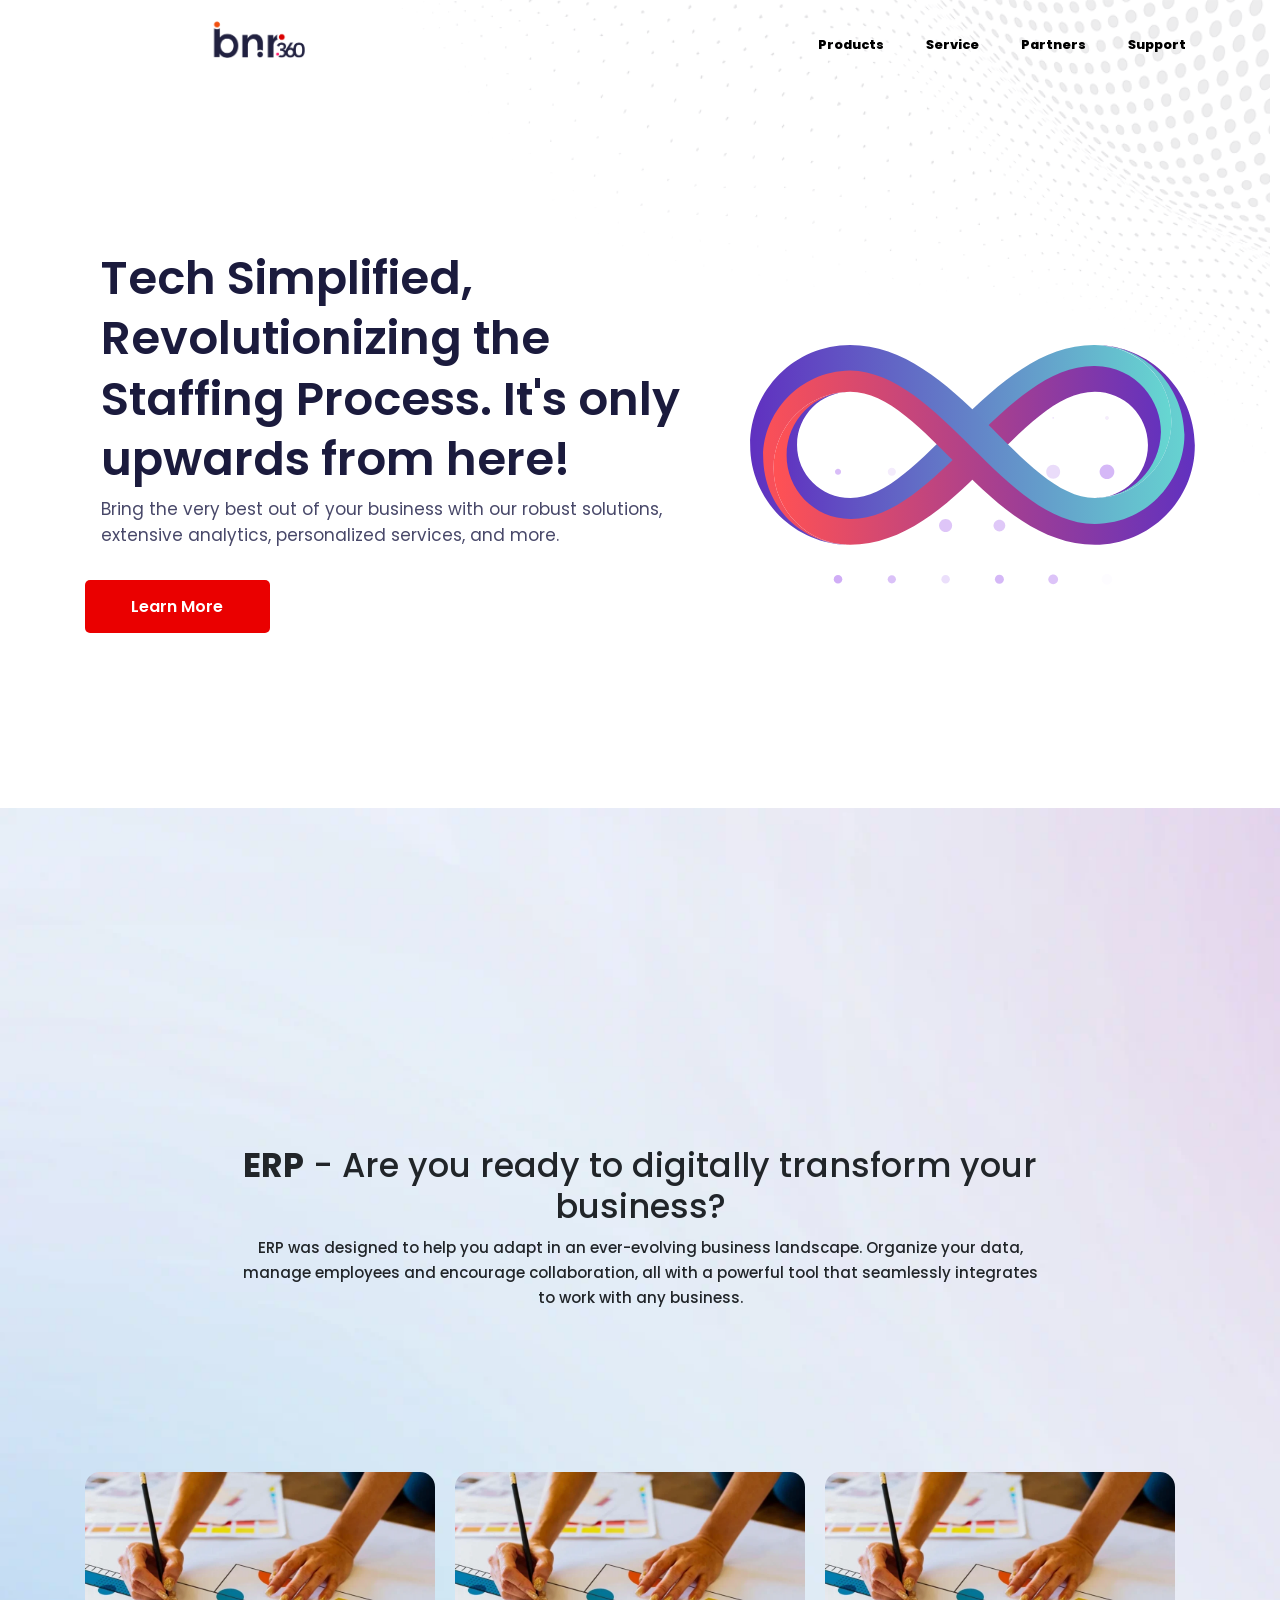
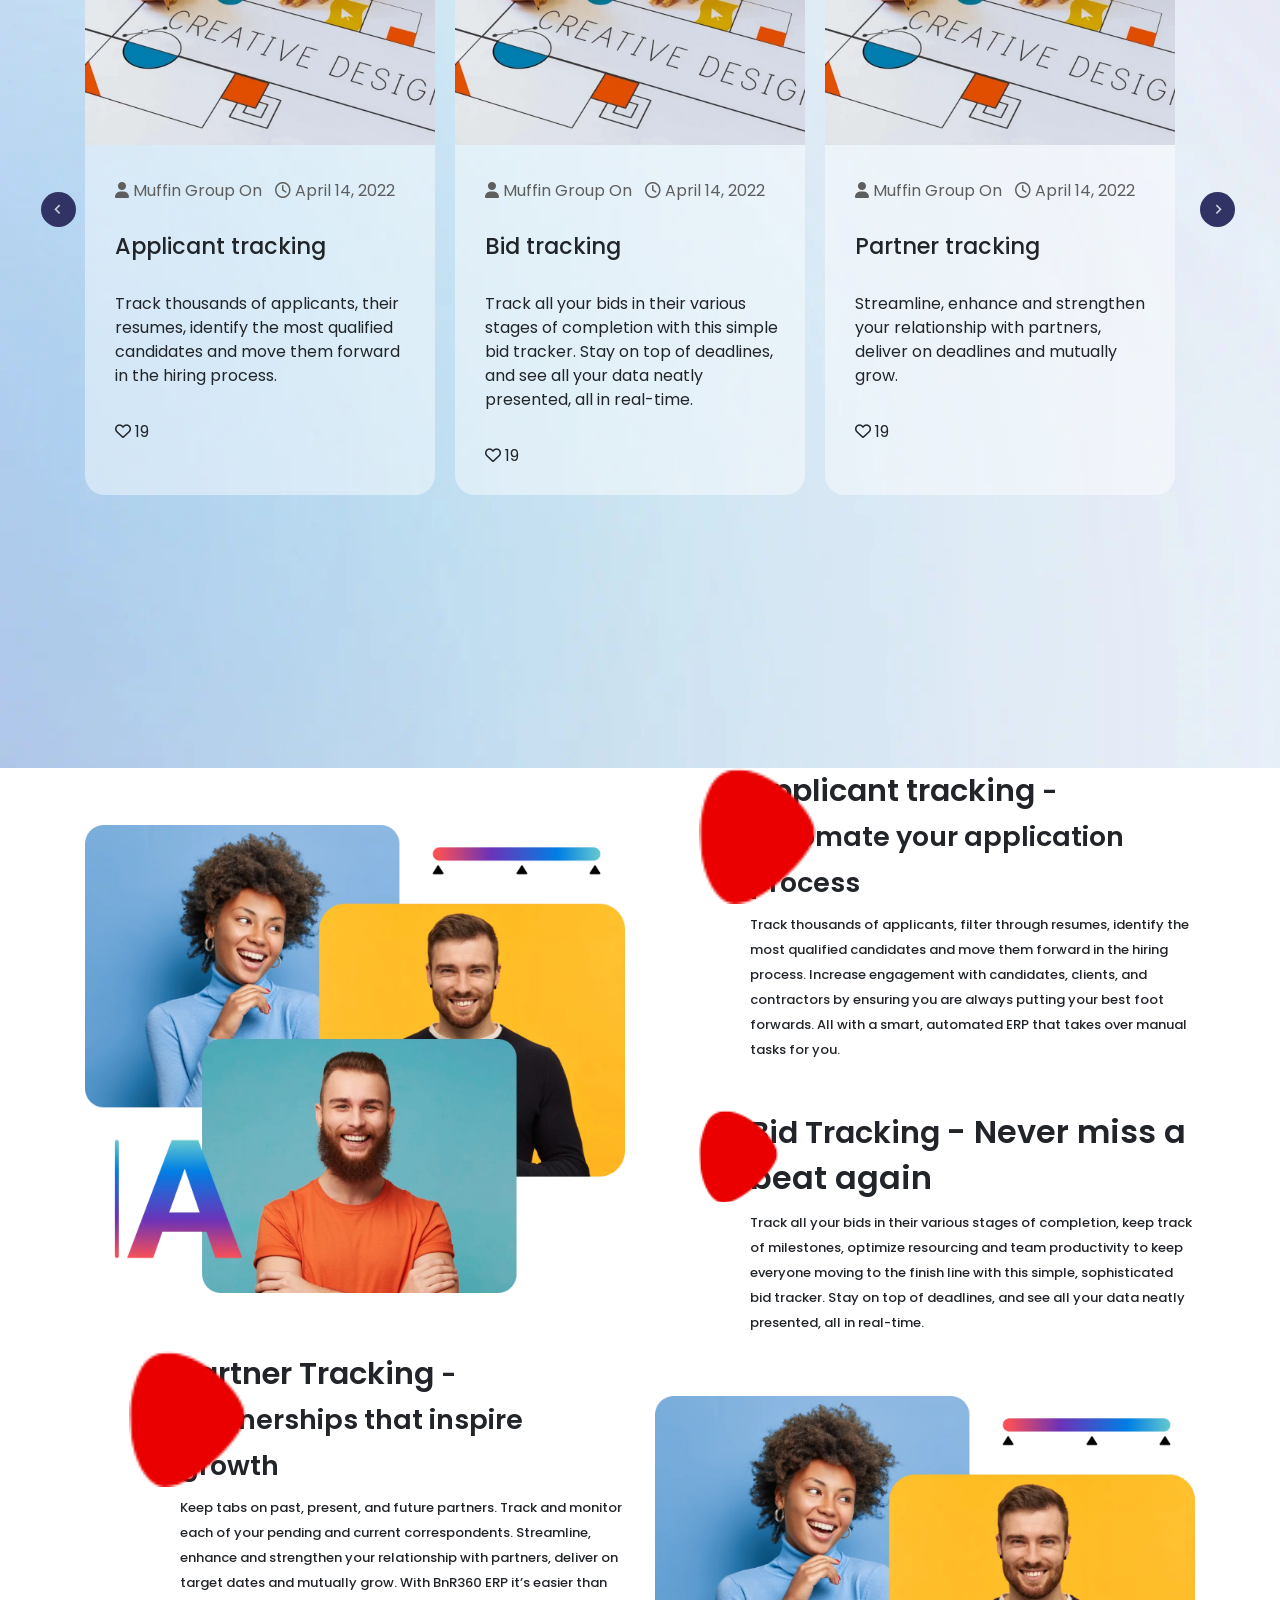
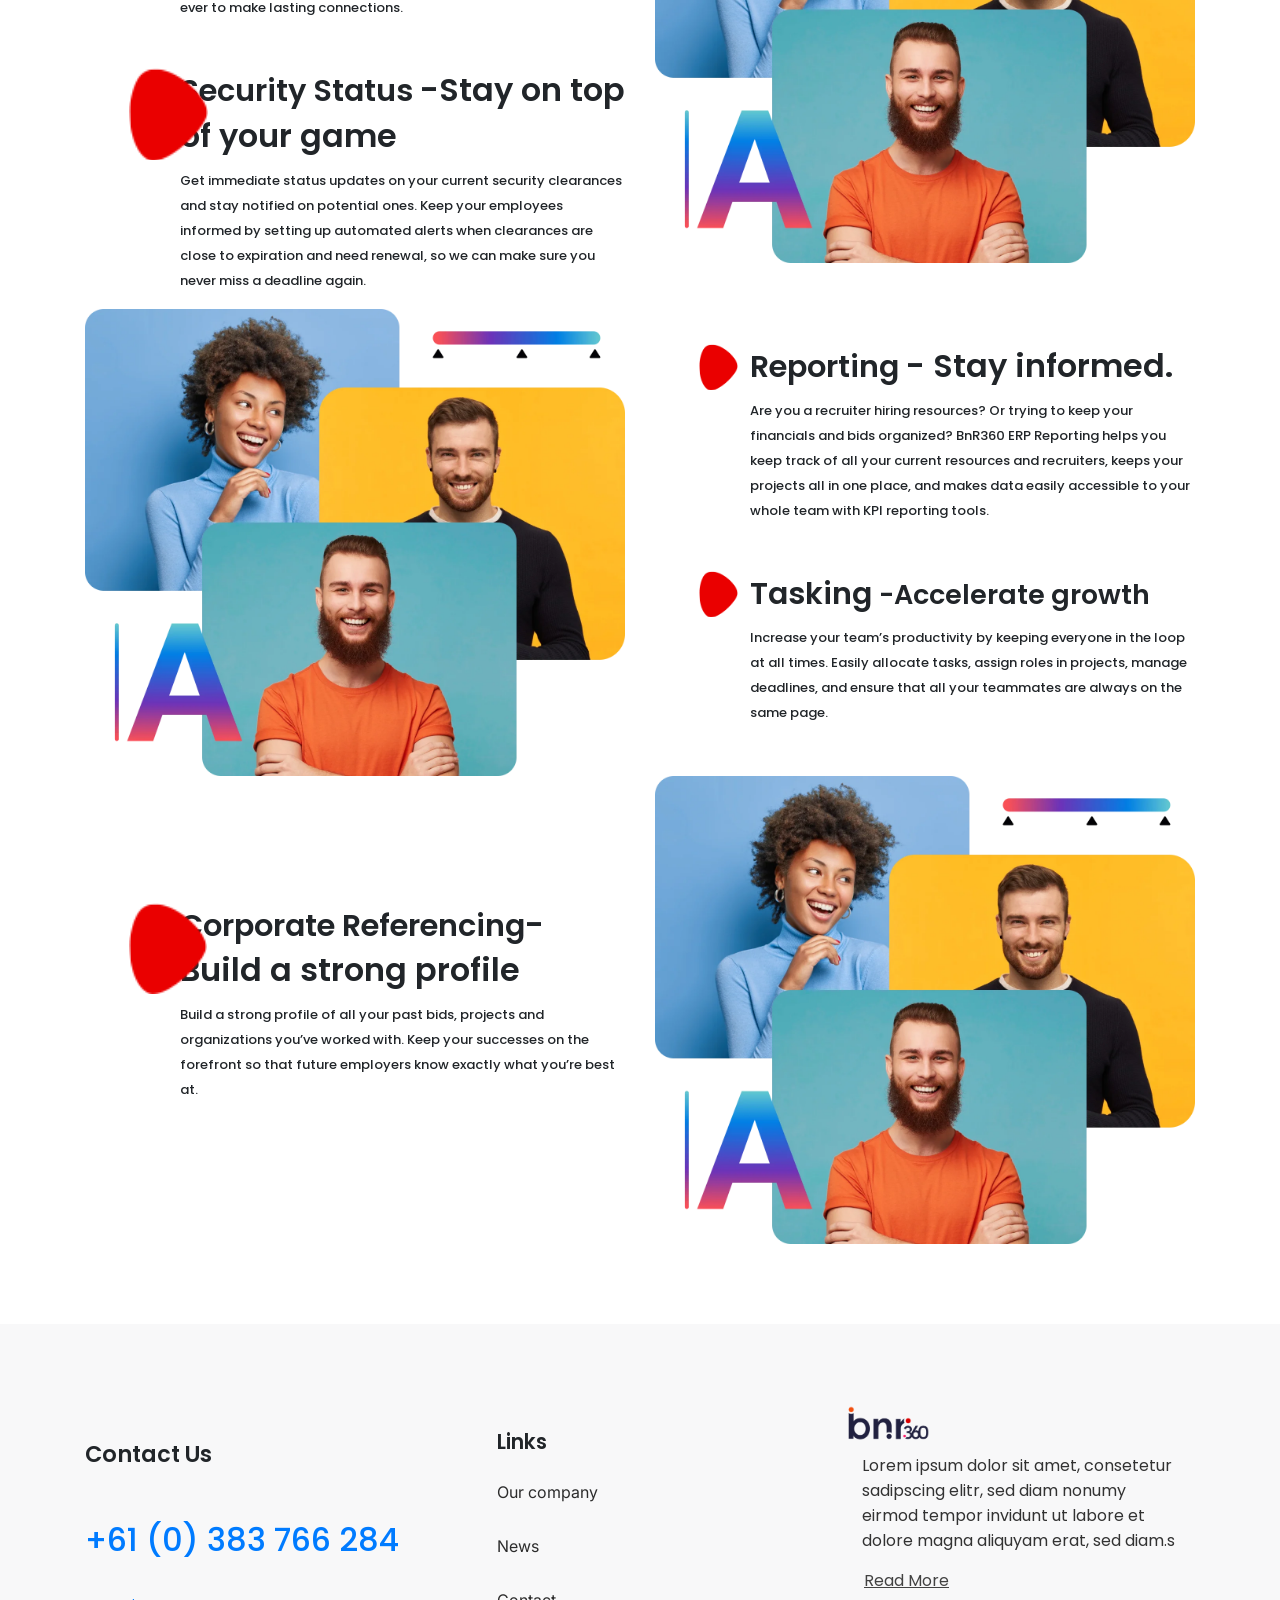
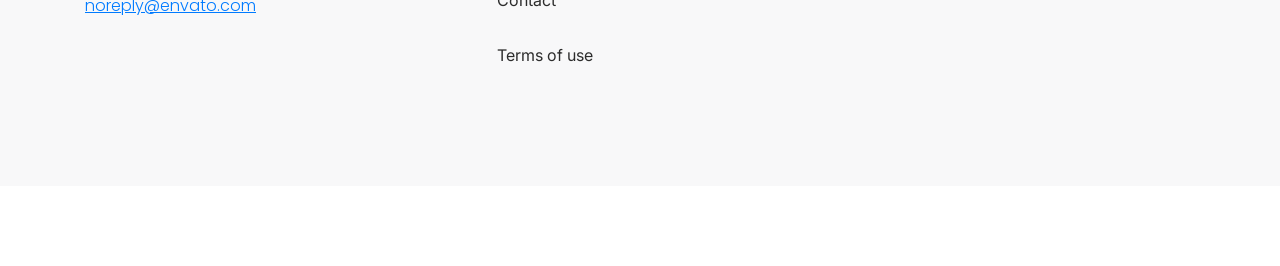
<file: pages/erp.html>
<!DOCTYPE html>
<html lang="en">
<head>
    <meta charset="UTF-8">
    <meta http-equiv="X-UA-Compatible" content="IE=edge">
    <meta name="viewport" content="width=device-width, initial-scale=1.0">
    <title>ERP</title>
    <link rel="stylesheet" href="../css/style.css">
    <link rel="stylesheet" href="../css/animate.css">
    <link rel="stylesheet" href="../css/bootstrap.min.css">
    <link rel="stylesheet" href="../css/hover-min.css">
    <link rel="stylesheet" href="../css/slick-theme.css">
    <link rel="stylesheet" href="../css/slick.css">
<body>
    <header class="header">
        <div class="container">
            <div class="row align-items-center">
                <div class="col-lg-4">
                    <div class="logo">
                        <a href="../index.html">
                            <img src="../images/logo.png" alt="Logo" class="imgFluid">
                        </a>
                    </div>
                </div>
                <div class="col-lg-8">
                    
                    <nav class="nav-list">
                        <ul>
                            <li class="nav-links">
                                <a href="#">Products</a>
                                <ul class="nav-items-wrapper">
                                    <li class="nav-items"><a href="#">ERP</a></li>
                                
                                </ul>
                            </li>
                            <li class="nav-links">
                                <a href="#">Service</a>
                                <ul class="nav-items-wrapper">
                                    <li class="nav-items"><a href="./trunkey-solutions.html">Turnkey solution</a></li>
                                    <li class="nav-items"><a href="./enterprise.html">Enterprise</a></li>
                                    <li class="nav-items"><a href="./pay-per-need.html">PayperNeed</a></li>
                                </ul>
                            </li>
                            <li class="nav-links">
                                <a href="#">Partners</a>
                                <ul class="nav-items-wrapper">
                                    <li class="nav-items"><a href="#">Affiliate Program</a></li>
                                    <li class="nav-items"><a href="#">Financial Partner</a></li>
                                </ul>
                            </li>
                            <li class="nav-links">
                                <a href="#">Support</a>
                                <ul class="nav-items-wrapper">
                                    <li class="nav-items"><a href="#">Help Center</a></li>
                                    <li class="nav-items"><a href="#">Contact us</a></li>
                                    <li class="nav-items"><a href="#">FAQs</a></li>
                                    <li class="nav-items"><a href="#">Blogs</a></li>
                                </ul>
                            </li>
   
                        </ul>

                    </nav>
                </div>
            </div>
        </div>
    </header>


        
    <!-- Hero Section -->
    
    
<div class='banner'>
    <div class='container'>
        <div class='row align-items-center'>
            <div class='col-12 col-lg-7 wow fadeInDown'>
                <div class='banner__content'>

                    <h1>
                        Tech Simplified, Revolutionizing the Staffing Process. It's only upwards from here!
                    </h1>
                    <p>Bring the very best out of your business with our robust solutions, extensive analytics, personalized services, and more. </p>
                    <a href='#' class='themeBtn'>Learn More</a>
                    <!-- <a href="#" class="themeBtn">Pricing plans</a> -->
                </div>
            </div>
            <div class='col-12 col-lg-5'>

                <div class="mcb-wrap-inner">
                    <div class="column mcb-column mcb-item-93625f93f one tablet-one mobile-four-fifth column_lottie">
                        <div class="mcb-column-inner mcb-item-lottie-inner">
                            <div class="mfn-lottie-wrapper">
                                <div id="mfn_lottie_0_14" class="lottie"><svg xmlns="http://www.w3.org/2000/svg" viewBox="0 0 586 400" width="586" height="400" preserveAspectRatio="xMidYMid meet" style="width: 100%; height: 100%; transform: translate3d(0px, 0px, 0px); content-visibility: visible;">
                                        <defs>
                                            <clipPath id="__lottie_element_6">
                                                <rect width="586" height="400" x="0" y="0"></rect>
                                            </clipPath>
                                            <linearGradient id="__lottie_element_10" spreadMethod="pad" gradientUnits="userSpaceOnUse" x1="-289.2019958496094" y1="0" x2="295.97900390625" y2="0">
                                                <stop offset="0%" stop-color="rgb(96,49,192)"></stop>
                                                <stop offset="50%" stop-color="rgb(99,132,200)"></stop>
                                                <stop offset="100%" stop-color="rgb(102,215,209)"></stop>
                                            </linearGradient>
                                            <linearGradient id="__lottie_element_14" spreadMethod="pad" gradientUnits="userSpaceOnUse" x1="-290.5660095214844" y1="0" x2="295.2829895019531" y2="0">
                                                <stop offset="0%" stop-color="rgb(255,81,84)"></stop>
                                                <stop offset="50%" stop-color="rgb(175,65,138)"></stop>
                                                <stop offset="100%" stop-color="rgb(96,49,192)"></stop>
                                            </linearGradient>
                                            <linearGradient id="__lottie_element_18" spreadMethod="pad" gradientUnits="userSpaceOnUse" x1="-289.2019958496094" y1="0" x2="295.97900390625" y2="0">
                                                <stop offset="0%" stop-color="rgb(96,49,192)"></stop>
                                                <stop offset="50%" stop-color="rgb(99,132,200)"></stop>
                                                <stop offset="100%" stop-color="rgb(102,215,209)"></stop>
                                            </linearGradient>
                                            <linearGradient id="__lottie_element_22" spreadMethod="pad" gradientUnits="userSpaceOnUse" x1="-258.75299072265625" y1="1.475000023841858" x2="263.82000732421875" y2="0">
                                                <stop offset="0%" stop-color="rgb(255,81,84)"></stop>
                                                <stop offset="50%" stop-color="rgb(175,65,138)"></stop>
                                                <stop offset="100%" stop-color="rgb(96,49,192)"></stop>
                                            </linearGradient>
                                            <linearGradient id="__lottie_element_26" spreadMethod="pad" gradientUnits="userSpaceOnUse" x1="-259.6910095214844" y1="0" x2="262.13800048828125" y2="0">
                                                <stop offset="0%" stop-color="rgb(96,49,192)"></stop>
                                                <stop offset="50%" stop-color="rgb(99,132,200)"></stop>
                                                <stop offset="100%" stop-color="rgb(102,215,209)"></stop>
                                            </linearGradient>
                                            <linearGradient id="__lottie_element_30" spreadMethod="pad" gradientUnits="userSpaceOnUse" x1="-258.75299072265625" y1="1.475000023841858" x2="263.82000732421875" y2="0">
                                                <stop offset="0%" stop-color="rgb(255,81,84)"></stop>
                                                <stop offset="50%" stop-color="rgb(175,65,138)"></stop>
                                                <stop offset="100%" stop-color="rgb(96,49,192)"></stop>
                                            </linearGradient>
                                            <clipPath id="__lottie_element_32">
                                                <path d="M0,0 L400,0 L400,400 L0,400z"></path>
                                            </clipPath>
                                        </defs>
                                        <g clip-path="url(#__lottie_element_6)">
                                            <g clip-path="url(#__lottie_element_32)" transform="matrix(1.7000000476837158,0,0,1.7000000476837158,-47,-140)" opacity="1" style="display: block;">
                                                <g transform="matrix(0,0,0,0,95.83300018310547,95.83300018310547)" opacity="1" style="display: block;">
                                                    <g opacity="1" transform="matrix(1,0,0,1,20.83300018310547,20.83300018310547)">
                                                        <path fill="rgb(215,188,248)" fill-opacity="1" d=" M0,4.166999816894531 C2.3010001182556152,4.166999816894531 4.166999816894531,2.3010001182556152 4.166999816894531,0 C4.166999816894531,-2.302000045776367 2.3010001182556152,-4.166999816894531 0,-4.166999816894531 C-2.302000045776367,-4.166999816894531 -4.166999816894531,-2.302000045776367 -4.166999816894531,0 C-4.166999816894531,2.3010001182556152 -2.302000045776367,4.166999816894531 0,4.166999816894531z">
                                                        </path>
                                                    </g>
                                                </g>
                                                <g transform="matrix(0,0,0,0,137.5019989013672,95.83300018310547)" opacity="1" style="display: block;">
                                                    <g opacity="1" transform="matrix(1,0,0,1,62.50199890136719,20.83300018310547)">
                                                        <path fill="rgb(237,225,251)" fill-opacity="1" d=" M0,4.166999816894531 C2.3010001182556152,4.166999816894531 4.166999816894531,2.3010001182556152 4.166999816894531,0 C4.166999816894531,-2.302000045776367 2.3010001182556152,-4.166999816894531 0,-4.166999816894531 C-2.302000045776367,-4.166999816894531 -4.166999816894531,-2.302000045776367 -4.166999816894531,0 C-4.166999816894531,2.3010001182556152 -2.302000045776367,4.166999816894531 0,4.166999816894531z">
                                                        </path>
                                                    </g>
                                                </g>
                                                <g transform="matrix(0,0,0,0,179.16700744628906,95.83300018310547)" opacity="1" style="display: block;">
                                                    <g opacity="1" transform="matrix(1,0,0,1,104.16699981689453,20.83300018310547)">
                                                        <path fill="rgb(231,212,249)" fill-opacity="1" d=" M0,4.166999816894531 C2.302000045776367,4.166999816894531 4.166999816894531,2.3010001182556152 4.166999816894531,0 C4.166999816894531,-2.302000045776367 2.302000045776367,-4.166999816894531 0,-4.166999816894531 C-2.3010001182556152,-4.166999816894531 -4.166999816894531,-2.302000045776367 -4.166999816894531,0 C-4.166999816894531,2.3010001182556152 -2.3010001182556152,4.166999816894531 0,4.166999816894531z">
                                                        </path>
                                                    </g>
                                                </g>
                                                <g transform="matrix(0,0,0,0,220.83299255371094,95.83300018310547)" opacity="1" style="display: block;">
                                                    <g opacity="1" transform="matrix(1,0,0,1,145.83299255371094,20.83300018310547)">
                                                        <path fill="rgb(246,239,252)" fill-opacity="1" d=" M0,4.166999816894531 C2.3010001182556152,4.166999816894531 4.166999816894531,2.3010001182556152 4.166999816894531,0 C4.166999816894531,-2.302000045776367 2.3010001182556152,-4.166999816894531 0,-4.166999816894531 C-2.302000045776367,-4.166999816894531 -4.166999816894531,-2.302000045776367 -4.166999816894531,0 C-4.166999816894531,2.3010001182556152 -2.302000045776367,4.166999816894531 0,4.166999816894531z">
                                                        </path>
                                                    </g>
                                                </g>
                                                <g transform="matrix(0,0,0,0,262.5010070800781,95.83300018310547)" opacity="1" style="display: block;">
                                                    <g opacity="1" transform="matrix(1,0,0,1,187.50100708007812,20.83300018310547)">
                                                        <path fill="rgb(230,211,249)" fill-opacity="1" d=" M0,4.166999816894531 C2.3010001182556152,4.166999816894531 4.168000221252441,2.3010001182556152 4.168000221252441,0 C4.168000221252441,-2.302000045776367 2.3010001182556152,-4.166999816894531 0,-4.166999816894531 C-2.302000045776367,-4.166999816894531 -4.168000221252441,-2.302000045776367 -4.168000221252441,0 C-4.168000221252441,2.3010001182556152 -2.302000045776367,4.166999816894531 0,4.166999816894531z">
                                                        </path>
                                                    </g>
                                                </g>
                                                <g transform="matrix(0,0,0,0,304.1669921875,95.83300018310547)" opacity="1" style="display: block;">
                                                    <g opacity="1" transform="matrix(1,0,0,1,229.16700744628906,20.83300018310547)">
                                                        <path fill="rgb(233,218,250)" fill-opacity="1" d=" M0,4.166999816894531 C2.302000045776367,4.166999816894531 4.166999816894531,2.3010001182556152 4.166999816894531,0 C4.166999816894531,-2.302000045776367 2.302000045776367,-4.166999816894531 0,-4.166999816894531 C-2.3010001182556152,-4.166999816894531 -4.166999816894531,-2.302000045776367 -4.166999816894531,0 C-4.166999816894531,2.3010001182556152 -2.3010001182556152,4.166999816894531 0,4.166999816894531z">
                                                        </path>
                                                    </g>
                                                </g>
                                                <g transform="matrix(0,0,0,0,95.83300018310547,137.50100708007812)" opacity="1" style="display: block;">
                                                    <g opacity="1" transform="matrix(1,0,0,1,20.83300018310547,62.500999450683594)">
                                                        <path fill="rgb(235,222,250)" fill-opacity="1" d=" M0,4.168000221252441 C2.3010001182556152,4.168000221252441 4.166999816894531,2.302000045776367 4.166999816894531,0.0010000000474974513 C4.166999816894531,-2.3010001182556152 2.3010001182556152,-4.168000221252441 0,-4.168000221252441 C-2.302000045776367,-4.168000221252441 -4.166999816894531,-2.3010001182556152 -4.166999816894531,0.0010000000474974513 C-4.166999816894531,2.302000045776367 -2.302000045776367,4.168000221252441 0,4.168000221252441z">
                                                        </path>
                                                    </g>
                                                </g>
                                                <g transform="matrix(0,0,0,0,137.5019989013672,137.50100708007812)" opacity="1" style="display: block;">
                                                    <g opacity="1" transform="matrix(1,0,0,1,62.50199890136719,62.500999450683594)">
                                                        <path fill="rgb(202,167,245)" fill-opacity="1" d=" M0,4.168000221252441 C2.3010001182556152,4.168000221252441 4.166999816894531,2.302000045776367 4.166999816894531,0.0010000000474974513 C4.166999816894531,-2.3010001182556152 2.3010001182556152,-4.168000221252441 0,-4.168000221252441 C-2.302000045776367,-4.168000221252441 -4.166999816894531,-2.3010001182556152 -4.166999816894531,0.0010000000474974513 C-4.166999816894531,2.302000045776367 -2.302000045776367,4.168000221252441 0,4.168000221252441z">
                                                        </path>
                                                    </g>
                                                </g>
                                                <g transform="matrix(0,0,0,0,179.16700744628906,137.50100708007812)" opacity="1" style="display: block;">
                                                    <g opacity="1" transform="matrix(1,0,0,1,104.16699981689453,62.500999450683594)">
                                                        <path fill="rgb(255,253,255)" fill-opacity="1" d=" M0,4.168000221252441 C2.302000045776367,4.168000221252441 4.166999816894531,2.302000045776367 4.166999816894531,0.0010000000474974513 C4.166999816894531,-2.3010001182556152 2.302000045776367,-4.168000221252441 0,-4.168000221252441 C-2.3010001182556152,-4.168000221252441 -4.166999816894531,-2.3010001182556152 -4.166999816894531,0.0010000000474974513 C-4.166999816894531,2.302000045776367 -2.3010001182556152,4.168000221252441 0,4.168000221252441z">
                                                        </path>
                                                    </g>
                                                </g>
                                                <g transform="matrix(0,0,0,0,220.83299255371094,137.50100708007812)" opacity="1" style="display: block;">
                                                    <g opacity="1" transform="matrix(1,0,0,1,145.83299255371094,62.500999450683594)">
                                                        <path fill="rgb(225,205,249)" fill-opacity="1" d=" M0,4.168000221252441 C2.3010001182556152,4.168000221252441 4.166999816894531,2.302000045776367 4.166999816894531,0.0010000000474974513 C4.166999816894531,-2.3010001182556152 2.3010001182556152,-4.168000221252441 0,-4.168000221252441 C-2.302000045776367,-4.168000221252441 -4.166999816894531,-2.3010001182556152 -4.166999816894531,0.0010000000474974513 C-4.166999816894531,2.302000045776367 -2.302000045776367,4.168000221252441 0,4.168000221252441z">
                                                        </path>
                                                    </g>
                                                </g>
                                                <g transform="matrix(0,0,0,0,262.5010070800781,137.50100708007812)" opacity="1" style="display: block;">
                                                    <g opacity="1" transform="matrix(1,0,0,1,187.50100708007812,62.500999450683594)">
                                                        <path fill="rgb(202,166,245)" fill-opacity="1" d=" M0,4.168000221252441 C2.3010001182556152,4.168000221252441 4.168000221252441,2.302000045776367 4.168000221252441,0.0010000000474974513 C4.168000221252441,-2.3010001182556152 2.3010001182556152,-4.168000221252441 0,-4.168000221252441 C-2.302000045776367,-4.168000221252441 -4.168000221252441,-2.3010001182556152 -4.168000221252441,0.0010000000474974513 C-4.168000221252441,2.302000045776367 -2.302000045776367,4.168000221252441 0,4.168000221252441z">
                                                        </path>
                                                    </g>
                                                </g>
                                                <g transform="matrix(0,0,0,0,304.1669921875,137.50100708007812)" opacity="1" style="display: block;">
                                                    <g opacity="1" transform="matrix(1,0,0,1,229.16700744628906,62.500999450683594)">
                                                        <path fill="rgb(239,230,251)" fill-opacity="1" d=" M0,4.168000221252441 C2.302000045776367,4.168000221252441 4.166999816894531,2.302000045776367 4.166999816894531,0.0010000000474974513 C4.166999816894531,-2.3010001182556152 2.302000045776367,-4.168000221252441 0,-4.168000221252441 C-2.3010001182556152,-4.168000221252441 -4.166999816894531,-2.3010001182556152 -4.166999816894531,0.0010000000474974513 C-4.166999816894531,2.302000045776367 -2.3010001182556152,4.168000221252441 0,4.168000221252441z">
                                                        </path>
                                                    </g>
                                                </g>
                                                <g transform="matrix(0,0,0,0,95.83300018310547,179.16700744628906)" opacity="1" style="display: block;">
                                                    <g opacity="1" transform="matrix(1,0,0,1,20.83300018310547,104.16699981689453)">
                                                        <path fill="rgb(213,184,247)" fill-opacity="1" d=" M0,4.166999816894531 C2.3010001182556152,4.166999816894531 4.166999816894531,2.302000045776367 4.166999816894531,0 C4.166999816894531,-2.3010001182556152 2.3010001182556152,-4.166999816894531 0,-4.166999816894531 C-2.302000045776367,-4.166999816894531 -4.166999816894531,-2.3010001182556152 -4.166999816894531,0 C-4.166999816894531,2.302000045776367 -2.302000045776367,4.166999816894531 0,4.166999816894531z">
                                                        </path>
                                                    </g>
                                                </g>
                                                <g transform="matrix(0,0,0,0,137.5019989013672,179.16700744628906)" opacity="1" style="display: block;">
                                                    <g opacity="1" transform="matrix(1,0,0,1,62.50199890136719,104.16699981689453)">
                                                        <path fill="rgb(208,174,246)" fill-opacity="1" d=" M0,4.166999816894531 C2.3010001182556152,4.166999816894531 4.166999816894531,2.302000045776367 4.166999816894531,0 C4.166999816894531,-2.3010001182556152 2.3010001182556152,-4.166999816894531 0,-4.166999816894531 C-2.302000045776367,-4.166999816894531 -4.166999816894531,-2.3010001182556152 -4.166999816894531,0 C-4.166999816894531,2.302000045776367 -2.302000045776367,4.166999816894531 0,4.166999816894531z">
                                                        </path>
                                                    </g>
                                                </g>
                                                <g transform="matrix(0,0,0,0,179.16700744628906,179.16700744628906)" opacity="1" style="display: block;">
                                                    <g opacity="1" transform="matrix(1,0,0,1,104.16699981689453,104.16699981689453)">
                                                        <path fill="rgb(225,205,249)" fill-opacity="1" d=" M0,4.166999816894531 C2.302000045776367,4.166999816894531 4.166999816894531,2.302000045776367 4.166999816894531,0 C4.166999816894531,-2.3010001182556152 2.302000045776367,-4.166999816894531 0,-4.166999816894531 C-2.3010001182556152,-4.166999816894531 -4.166999816894531,-2.3010001182556152 -4.166999816894531,0 C-4.166999816894531,2.302000045776367 -2.3010001182556152,4.166999816894531 0,4.166999816894531z">
                                                        </path>
                                                    </g>
                                                </g>
                                                <g transform="matrix(0,0,0,0,220.83299255371094,179.16700744628906)" opacity="1" style="display: block;">
                                                    <g opacity="1" transform="matrix(1,0,0,1,145.83299255371094,104.16699981689453)">
                                                        <path fill="rgb(250,248,253)" fill-opacity="1" d=" M0,4.166999816894531 C2.3010001182556152,4.166999816894531 4.166999816894531,2.302000045776367 4.166999816894531,0 C4.166999816894531,-2.3010001182556152 2.3010001182556152,-4.166999816894531 0,-4.166999816894531 C-2.302000045776367,-4.166999816894531 -4.166999816894531,-2.3010001182556152 -4.166999816894531,0 C-4.166999816894531,2.302000045776367 -2.302000045776367,4.166999816894531 0,4.166999816894531z">
                                                        </path>
                                                    </g>
                                                </g>
                                                <g transform="matrix(0.15946723520755768,0,0,0.15946723520755768,232.60073852539062,162.5557861328125)" opacity="1" style="display: block;">
                                                    <g opacity="1" transform="matrix(1,0,0,1,187.50100708007812,104.16699981689453)">
                                                        <path fill="rgb(237,224,251)" fill-opacity="1" d=" M0,4.166999816894531 C2.3010001182556152,4.166999816894531 4.168000221252441,2.302000045776367 4.168000221252441,0 C4.168000221252441,-2.3010001182556152 2.3010001182556152,-4.166999816894531 0,-4.166999816894531 C-2.302000045776367,-4.166999816894531 -4.168000221252441,-2.3010001182556152 -4.168000221252441,0 C-4.168000221252441,2.302000045776367 -2.302000045776367,4.166999816894531 0,4.166999816894531z">
                                                        </path>
                                                    </g>
                                                </g>
                                                <g transform="matrix(0.35937127470970154,0,0,0.35937127470970154,221.81094360351562,141.7323760986328)" opacity="1" style="display: block;">
                                                    <g opacity="1" transform="matrix(1,0,0,1,229.16700744628906,104.16699981689453)">
                                                        <path fill="rgb(245,237,252)" fill-opacity="1" d=" M0,4.166999816894531 C2.302000045776367,4.166999816894531 4.166999816894531,2.302000045776367 4.166999816894531,0 C4.166999816894531,-2.3010001182556152 2.302000045776367,-4.166999816894531 0,-4.166999816894531 C-2.3010001182556152,-4.166999816894531 -4.166999816894531,-2.3010001182556152 -4.166999816894531,0 C-4.166999816894531,2.302000045776367 -2.3010001182556152,4.166999816894531 0,4.166999816894531z">
                                                        </path>
                                                    </g>
                                                </g>
                                                <g transform="matrix(0.559409499168396,0,0,0.559409499168396,84.17881774902344,139.25262451171875)" opacity="1" style="display: block;">
                                                    <g opacity="1" transform="matrix(1,0,0,1,20.83300018310547,145.83299255371094)">
                                                        <path fill="rgb(217,189,248)" fill-opacity="1" d=" M0,4.166999816894531 C2.3010001182556152,4.166999816894531 4.166999816894531,2.3010001182556152 4.166999816894531,0 C4.166999816894531,-2.302000045776367 2.3010001182556152,-4.166999816894531 0,-4.166999816894531 C-2.302000045776367,-4.166999816894531 -4.166999816894531,-2.302000045776367 -4.166999816894531,0 C-4.166999816894531,2.3010001182556152 -2.302000045776367,4.166999816894531 0,4.166999816894531z">
                                                        </path>
                                                    </g>
                                                </g>
                                                <g transform="matrix(0.7594192624092102,0,0,0.7594192624092102,90.03677368164062,110.08460998535156)" opacity="1" style="display: block;">
                                                    <g opacity="1" transform="matrix(1,0,0,1,62.50199890136719,145.83299255371094)">
                                                        <path fill="rgb(244,236,252)" fill-opacity="1" d=" M0,4.166999816894531 C2.3010001182556152,4.166999816894531 4.166999816894531,2.3010001182556152 4.166999816894531,0 C4.166999816894531,-2.302000045776367 2.3010001182556152,-4.166999816894531 0,-4.166999816894531 C-2.302000045776367,-4.166999816894531 -4.166999816894531,-2.302000045776367 -4.166999816894531,0 C-4.166999816894531,2.3010001182556152 -2.302000045776367,4.166999816894531 0,4.166999816894531z">
                                                        </path>
                                                    </g>
                                                </g>
                                                <g transform="matrix(0.9593232870101929,0,0,0.9593232870101929,79.23717498779297,80.9320068359375)" opacity="1" style="display: block;">
                                                    <g opacity="1" transform="matrix(1,0,0,1,104.16699981689453,145.83299255371094)">
                                                        <path fill="rgb(211,181,247)" fill-opacity="1" d=" M0,4.166999816894531 C2.302000045776367,4.166999816894531 4.166999816894531,2.3010001182556152 4.166999816894531,0 C4.166999816894531,-2.302000045776367 2.302000045776367,-4.166999816894531 0,-4.166999816894531 C-2.3010001182556152,-4.166999816894531 -4.166999816894531,-2.302000045776367 -4.166999816894531,0 C-4.166999816894531,2.3010001182556152 -2.3010001182556152,4.166999816894531 0,4.166999816894531z">
                                                        </path>
                                                    </g>
                                                </g>
                                                <g transform="matrix(1.1492395401000977,0,0,1.1492395401000977,53.23594665527344,53.23594665527344)" opacity="1" style="display: block;">
                                                    <g opacity="1" transform="matrix(1,0,0,1,145.83299255371094,145.83299255371094)">
                                                        <path fill="rgb(225,205,249)" fill-opacity="1" d=" M0,4.166999816894531 C2.3010001182556152,4.166999816894531 4.166999816894531,2.3010001182556152 4.166999816894531,0 C4.166999816894531,-2.302000045776367 2.3010001182556152,-4.166999816894531 0,-4.166999816894531 C-2.302000045776367,-4.166999816894531 -4.166999816894531,-2.302000045776367 -4.166999816894531,0 C-4.166999816894531,2.3010001182556152 -2.302000045776367,4.166999816894531 0,4.166999816894531z">
                                                        </path>
                                                    </g>
                                                </g>
                                                <g transform="matrix(1.2910716533660889,0,0,1.2910716533660889,20.42376708984375,32.552154541015625)" opacity="1" style="display: block;">
                                                    <g opacity="1" transform="matrix(1,0,0,1,187.50100708007812,145.83299255371094)">
                                                        <path fill="rgb(234,220,250)" fill-opacity="1" d=" M0,4.166999816894531 C2.3010001182556152,4.166999816894531 4.168000221252441,2.3010001182556152 4.168000221252441,0 C4.168000221252441,-2.302000045776367 2.3010001182556152,-4.166999816894531 0,-4.166999816894531 C-2.302000045776367,-4.166999816894531 -4.168000221252441,-2.302000045776367 -4.168000221252441,0 C-4.168000221252441,2.3010001182556152 -2.302000045776367,4.166999816894531 0,4.166999816894531z">
                                                        </path>
                                                    </g>
                                                </g>
                                                <g transform="matrix(1.3669805526733398,0,0,1.3669805526733398,-9.099853515625,21.482131958007812)" opacity="1" style="display: block;">
                                                    <g opacity="1" transform="matrix(1,0,0,1,229.16700744628906,145.83299255371094)">
                                                        <path fill="rgb(213,184,247)" fill-opacity="1" d=" M0,4.166999816894531 C2.302000045776367,4.166999816894531 4.166999816894531,2.3010001182556152 4.166999816894531,0 C4.166999816894531,-2.302000045776367 2.302000045776367,-4.166999816894531 0,-4.166999816894531 C-2.3010001182556152,-4.166999816894531 -4.166999816894531,-2.302000045776367 -4.166999816894531,0 C-4.166999816894531,2.3010001182556152 -2.3010001182556152,4.166999816894531 0,4.166999816894531z">
                                                        </path>
                                                    </g>
                                                </g>
                                                <g transform="matrix(1.3726321458816528,0,0,1.3726321458816528,67.23695373535156,5.131103515625)" opacity="1" style="display: block;">
                                                    <g opacity="1" transform="matrix(1,0,0,1,20.83300018310547,187.50100708007812)">
                                                        <path fill="rgb(219,193,248)" fill-opacity="1" d=" M0,4.168000221252441 C2.3010001182556152,4.168000221252441 4.166999816894531,2.3010001182556152 4.166999816894531,0 C4.166999816894531,-2.302000045776367 2.3010001182556152,-4.168000221252441 0,-4.168000221252441 C-2.302000045776367,-4.168000221252441 -4.166999816894531,-2.302000045776367 -4.166999816894531,0 C-4.166999816894531,2.3010001182556152 -2.302000045776367,4.168000221252441 0,4.168000221252441z">
                                                        </path>
                                                    </g>
                                                </g>
                                                <g transform="matrix(1.3156033754348755,0,0,1.3156033754348755,55.27415466308594,15.824050903320312)" opacity="1" style="display: block;">
                                                    <g opacity="1" transform="matrix(1,0,0,1,62.50199890136719,187.50100708007812)">
                                                        <path fill="rgb(232,215,250)" fill-opacity="1" d=" M0,4.168000221252441 C2.3010001182556152,4.168000221252441 4.166999816894531,2.3010001182556152 4.166999816894531,0 C4.166999816894531,-2.302000045776367 2.3010001182556152,-4.168000221252441 0,-4.168000221252441 C-2.302000045776367,-4.168000221252441 -4.166999816894531,-2.302000045776367 -4.166999816894531,0 C-4.166999816894531,2.3010001182556152 -2.302000045776367,4.168000221252441 0,4.168000221252441z">
                                                        </path>
                                                    </g>
                                                </g>
                                                <g transform="matrix(1.2134453058242798,0,0,1.2134453058242798,52.76605224609375,34.978790283203125)" opacity="1" style="display: block;">
                                                    <g opacity="1" transform="matrix(1,0,0,1,104.16699981689453,187.50100708007812)">
                                                        <path fill="rgb(222,197,248)" fill-opacity="1" d=" M0,4.168000221252441 C2.302000045776367,4.168000221252441 4.166999816894531,2.3010001182556152 4.166999816894531,0 C4.166999816894531,-2.302000045776367 2.302000045776367,-4.168000221252441 0,-4.168000221252441 C-2.3010001182556152,-4.168000221252441 -4.166999816894531,-2.302000045776367 -4.166999816894531,0 C-4.166999816894531,2.3010001182556152 -2.3010001182556152,4.168000221252441 0,4.168000221252441z">
                                                        </path>
                                                    </g>
                                                </g>
                                                <g transform="matrix(1.088514804840088,0,0,1.088514804840088,62.09161376953125,58.40338134765625)" opacity="1" style="display: block;">
                                                    <g opacity="1" transform="matrix(1,0,0,1,145.83299255371094,187.50100708007812)">
                                                        <path fill="rgb(223,200,248)" fill-opacity="1" d=" M0,4.168000221252441 C2.3010001182556152,4.168000221252441 4.166999816894531,2.3010001182556152 4.166999816894531,0 C4.166999816894531,-2.302000045776367 2.3010001182556152,-4.168000221252441 0,-4.168000221252441 C-2.302000045776367,-4.168000221252441 -4.166999816894531,-2.302000045776367 -4.166999816894531,0 C-4.166999816894531,2.3010001182556152 -2.302000045776367,4.168000221252441 0,4.168000221252441z">
                                                        </path>
                                                    </g>
                                                </g>
                                                <g transform="matrix(0.9645851850509644,0,0,0.9645851850509644,81.64031982421875,81.64031982421875)" opacity="1" style="display: block;">
                                                    <g opacity="1" transform="matrix(1,0,0,1,187.50100708007812,187.50100708007812)">
                                                        <path fill="rgb(214,185,248)" fill-opacity="1" d=" M0,4.168000221252441 C2.3010001182556152,4.168000221252441 4.168000221252441,2.3010001182556152 4.168000221252441,0 C4.168000221252441,-2.302000045776367 2.3010001182556152,-4.168000221252441 0,-4.168000221252441 C-2.302000045776367,-4.168000221252441 -4.168000221252441,-2.302000045776367 -4.168000221252441,0 C-4.168000221252441,2.3010001182556152 -2.302000045776367,4.168000221252441 0,4.168000221252441z">
                                                        </path>
                                                    </g>
                                                </g>
                                                <g transform="matrix(0.8620096445083618,0,0,0.8620096445083618,106.62281799316406,100.87333679199219)" opacity="1" style="display: block;">
                                                    <g opacity="1" transform="matrix(1,0,0,1,229.16700744628906,187.50100708007812)">
                                                        <path fill="rgb(247,241,253)" fill-opacity="1" d=" M0,4.168000221252441 C2.302000045776367,4.168000221252441 4.166999816894531,2.3010001182556152 4.166999816894531,0 C4.166999816894531,-2.302000045776367 2.302000045776367,-4.168000221252441 0,-4.168000221252441 C-2.3010001182556152,-4.168000221252441 -4.166999816894531,-2.302000045776367 -4.166999816894531,0 C-4.166999816894531,2.3010001182556152 -2.3010001182556152,4.168000221252441 0,4.168000221252441z">
                                                        </path>
                                                    </g>
                                                </g>
                                                <g transform="matrix(0.7950060367584229,0,0,0.7950060367584229,79.27063751220703,121.97784423828125)" opacity="1" style="display: block;">
                                                    <g opacity="1" transform="matrix(1,0,0,1,20.83300018310547,229.16700744628906)">
                                                        <path fill="rgb(208,173,246)" fill-opacity="1" d=" M0,4.166999816894531 C2.3010001182556152,4.166999816894531 4.166999816894531,2.302000045776367 4.166999816894531,0 C4.166999816894531,-2.3010001182556152 2.3010001182556152,-4.166999816894531 0,-4.166999816894531 C-2.302000045776367,-4.166999816894531 -4.166999816894531,-2.3010001182556152 -4.166999816894531,0 C-4.166999816894531,2.302000045776367 -2.302000045776367,4.166999816894531 0,4.166999816894531z">
                                                        </path>
                                                    </g>
                                                </g>
                                                <g transform="matrix(0.7705247402191162,0,0,0.7705247402191162,89.34266662597656,127.58815002441406)" opacity="1" style="display: block;">
                                                    <g opacity="1" transform="matrix(1,0,0,1,62.50199890136719,229.16700744628906)">
                                                        <path fill="rgb(218,193,248)" fill-opacity="1" d=" M0,4.166999816894531 C2.3010001182556152,4.166999816894531 4.166999816894531,2.302000045776367 4.166999816894531,0 C4.166999816894531,-2.3010001182556152 2.3010001182556152,-4.166999816894531 0,-4.166999816894531 C-2.302000045776367,-4.166999816894531 -4.166999816894531,-2.3010001182556152 -4.166999816894531,0 C-4.166999816894531,2.302000045776367 -2.302000045776367,4.166999816894531 0,4.166999816894531z">
                                                        </path>
                                                    </g>
                                                </g>
                                                <g transform="matrix(0.7870997190475464,0,0,0.7870997190475464,97.17719268798828,123.78970336914062)" opacity="1" style="display: block;">
                                                    <g opacity="1" transform="matrix(1,0,0,1,104.16699981689453,229.16700744628906)">
                                                        <path fill="rgb(235,223,251)" fill-opacity="1" d=" M0,4.166999816894531 C2.302000045776367,4.166999816894531 4.166999816894531,2.302000045776367 4.166999816894531,0 C4.166999816894531,-2.3010001182556152 2.302000045776367,-4.166999816894531 0,-4.166999816894531 C-2.3010001182556152,-4.166999816894531 -4.166999816894531,-2.3010001182556152 -4.166999816894531,0 C-4.166999816894531,2.302000045776367 -2.3010001182556152,4.166999816894531 0,4.166999816894531z">
                                                        </path>
                                                    </g>
                                                </g>
                                                <g transform="matrix(0.8369390964508057,0,0,0.8369390964508057,98.7796630859375,112.3681640625)" opacity="1" style="display: block;">
                                                    <g opacity="1" transform="matrix(1,0,0,1,145.83299255371094,229.16700744628906)">
                                                        <path fill="rgb(213,184,247)" fill-opacity="1" d=" M0,4.166999816894531 C2.3010001182556152,4.166999816894531 4.166999816894531,2.302000045776367 4.166999816894531,0 C4.166999816894531,-2.3010001182556152 2.3010001182556152,-4.166999816894531 0,-4.166999816894531 C-2.302000045776367,-4.166999816894531 -4.166999816894531,-2.3010001182556152 -4.166999816894531,0 C-4.166999816894531,2.302000045776367 -2.302000045776367,4.166999816894531 0,4.166999816894531z">
                                                        </path>
                                                    </g>
                                                </g>
                                                <g transform="matrix(0.9076240062713623,0,0,0.9076240062713623,92.32058715820312,96.16950988769531)" opacity="1" style="display: block;">
                                                    <g opacity="1" transform="matrix(1,0,0,1,187.50100708007812,229.16700744628906)">
                                                        <path fill="rgb(220,195,248)" fill-opacity="1" d=" M0,4.166999816894531 C2.3010001182556152,4.166999816894531 4.168000221252441,2.302000045776367 4.168000221252441,0 C4.168000221252441,-2.3010001182556152 2.3010001182556152,-4.166999816894531 0,-4.166999816894531 C-2.302000045776367,-4.166999816894531 -4.168000221252441,-2.3010001182556152 -4.168000221252441,0 C-4.168000221252441,2.302000045776367 -2.302000045776367,4.166999816894531 0,4.166999816894531z">
                                                        </path>
                                                    </g>
                                                </g>
                                                <g transform="matrix(0.9847694635391235,0,0,0.9847694635391235,78.49032592773438,78.49032592773438)" opacity="1" style="display: block;">
                                                    <g opacity="1" transform="matrix(1,0,0,1,229.16700744628906,229.16700744628906)">
                                                        <path fill="rgb(253,252,255)" fill-opacity="1" d=" M0,4.166999816894531 C2.302000045776367,4.166999816894531 4.166999816894531,2.302000045776367 4.166999816894531,0 C4.166999816894531,-2.3010001182556152 2.302000045776367,-4.166999816894531 0,-4.166999816894531 C-2.3010001182556152,-4.166999816894531 -4.166999816894531,-2.3010001182556152 -4.166999816894531,0 C-4.166999816894531,2.302000045776367 -2.3010001182556152,4.166999816894531 0,4.166999816894531z">
                                                        </path>
                                                    </g>
                                                </g>
                                            </g>
                                            <g transform="matrix(1,0,0,1,-247,-340)" opacity="1" style="display: block;">
                                                <g opacity="1" transform="matrix(1,0,0,1,540,540)">
                                                    <path fill="url(#__lottie_element_30)" fill-opacity="1" d=" M161.38259887695312,-112.58870697021484 C34.359519958496094,-113.4156723022461 -51.35060501098633,88.92277526855469 -161.1511993408203,88.79129028320312 C-200.6992950439453,89.3835678100586 -240.5576934814453,56.59066390991211 -240.5730438232422,9.3694486618042 C-240.17799377441406,-39.24113082885742 -199.85450744628906,-70.18387603759766 -161.22799682617188,-69.8219985961914 C-216.83799743652344,-69.8219985961914 -261.91900634765625,-24.740999221801758 -261.91900634765625,30.868000030517578 C-261.91900634765625,86.47799682617188 -216.83799743652344,131.55799865722656 -161.22799682617188,131.55799865722656 C-20.535999298095703,131.55799865722656 61.547000885009766,-69.8219985961914 161.22900390625,-69.8219985961914 C199.79100036621094,-69.8219985961914 231.05099487304688,-38.56100082397461 231.05099487304688,0 C231.05099487304688,38.5620002746582 199.79100036621094,69.8219985961914 161.22900390625,69.8219985961914 C211.35894775390625,69.64628601074219 252.42083740234375,29.35238265991211 252.47274780273438,-21.344953536987305 C252.51637268066406,-70.12662506103516 213.58673095703125,-112.2099380493164 161.38259887695312,-112.58870697021484z">
                                                    </path>
                                                </g>
                                            </g>
                                            <g transform="matrix(1,0,0,1,-247,-340)" opacity="1" style="display: block;">
                                                <g opacity="1" transform="matrix(1,0,0,1,540,540)">
                                                    <path fill="url(#__lottie_element_26)" fill-opacity="1" d=" M161.22900390625,-131.55799865722656 C23.20792579650879,-132.7691650390625 -66.8091812133789,70.19662475585938 -160.6754608154297,69.96013641357422 C-199.23745727539062,69.86067962646484 -231.0500030517578,38.5620002746582 -231.0500030517578,0 C-231.0500030517578,-38.56100082397461 -199.7899932861328,-69.8219985961914 -161.22799682617188,-69.8219985961914 C-207.39617919921875,-69.78221893310547 -244.97312927246094,-32.34341049194336 -244.7902374267578,13.739232063293457 C-245.18032836914062,57.82709503173828 -209.4682159423828,97.54468536376953 -160.6754608154297,97.57673645019531 C-48.97196578979492,99.20230865478516 42.87277603149414,-105.97364807128906 161.22900390625,-103.94139862060547 C217.03524780273438,-103.21094512939453 248.9803924560547,-56.07046890258789 248.1797637939453,-16.990633010864258 C247.02993774414062,31.605510711669922 209.1615447998047,69.92034912109375 161.22900390625,69.8219985961914 C216.83900451660156,69.8219985961914 261.91900634765625,24.742000579833984 261.91900634765625,-30.868000030517578 C261.91900634765625,-86.47799682617188 216.8351287841797,-131.0634765625 161.22900390625,-131.55799865722656z">
                                                    </path>
                                                </g>
                                            </g>
                                            <g style="display: none;" transform="matrix(1,0,0,1,-247,-340)" opacity="1">
                                                <g opacity="1" transform="matrix(1,0,0,1,540,540)">
                                                    <path fill="url(#__lottie_element_22)" fill-opacity="1" d=" M161.22900390625,-131.55799865722656 C21.03946304321289,-131.58233642578125 -65.06575012207031,69.82952880859375 -161.21690368652344,69.82477569580078 C-199.77890014648438,69.8227767944336 -231.0500030517578,38.5620002746582 -231.0500030517578,0 C-231.0500030517578,-38.56100082397461 -199.7899932861328,-69.8219985961914 -161.22799682617188,-69.8219985961914 C-216.64828491210938,-69.82119750976562 -261.5785217285156,-24.89375114440918 -261.5748291015625,30.523841857910156 C-261.5826721191406,85.90233612060547 -216.68992614746094,130.8745880126953 -161.21690368652344,130.87522888183594 C-21.107345581054688,130.90789794921875 61.171791076660156,-70.54837036132812 161.22900390625,-70.50753784179688 C200.13748168945312,-70.49286651611328 231.41123962402344,-38.91280746459961 231.39515686035156,-0.3413819968700409 C231.37205505371094,38.42222595214844 199.97927856445312,69.823974609375 161.22900390625,69.8219985961914 C216.83900451660156,69.8219985961914 261.91900634765625,24.742000579833984 261.91900634765625,-30.868000030517578 C261.91900634765625,-86.47799682617188 216.83892822265625,-131.54806518554688 161.22900390625,-131.55799865722656z">
                                                    </path>
                                                </g>
                                            </g>
                                            <g transform="matrix(1,0,0,1,-247,-340)" opacity="1" style="display: block;">
                                                <g opacity="1" transform="matrix(1,0,0,1,540,540)">
                                                    <path fill="url(#__lottie_element_18)" fill-opacity="1" d=" M-161.22900390625,-131.55799865722656 C-20.9950008392334,-131.55799865722656 65.02999877929688,69.8219985961914 161.22799682617188,69.8219985961914 C216.83799743652344,69.8219985961914 261.9179992675781,24.742000579833984 261.9179992675781,-30.868000030517578 C261.9179992675781,-86.47799682617188 216.83799743652344,-131.55799865722656 161.22799682617188,-131.55799865722656 C228.92910766601562,-130.8489990234375 283.17578125,-77.90788269042969 283.41754150390625,-9.523045539855957 C283.5843505859375,53.255252838134766 232.9994354248047,112.18689727783203 161.22799682617188,112.51190948486328 C33.503238677978516,112.41728973388672 -45.09832000732422,-86.15802001953125 -161.22900390625,-88.86809539794922 C-226.5651092529297,-88.76917266845703 -271.80975341796875,-34.1064567565918 -271.4420471191406,21.498552322387695 C-270.8525390625,87.40634155273438 -216.83900451660156,131.55799865722656 -161.22900390625,131.55799865722656 C-233.88699340820312,131.55799865722656 -292.7869873046875,72.65799713134766 -292.7869873046875,0 C-292.7869873046875,-72.65699768066406 -233.88699340820312,-131.55799865722656 -161.22900390625,-131.55799865722656z">
                                                    </path>
                                                </g>
                                            </g>
                                            <g transform="matrix(1,0,0,1,-247,-340)" opacity="1" style="display: block;">
                                                <g opacity="1" transform="matrix(1,0,0,1,540,540)">
                                                    <path fill="url(#__lottie_element_14)" fill-opacity="1" d=" M-161.22900390625,-97.8530044555664 C-42.54685592651367,-95.8870620727539 42.082977294921875,104.45415496826172 161.22799682617188,104.07953643798828 C234.60882568359375,103.62535095214844 279.6446228027344,41.59891891479492 279.0467529296875,-13.739232063293457 C278.4439392089844,-69.34315490722656 235.99017333984375,-130.1446075439453 161.22799682617188,-131.55799865722656 C233.88600158691406,-131.55799865722656 292.3521423339844,-71.74143981933594 292.7869873046875,0 C293.2317810058594,72.65523529052734 233.88600158691406,131.55799865722656 161.22799682617188,131.55799865722656 C20.53499984741211,131.55799865722656 -61.54800033569336,-69.8219985961914 -161.22900390625,-69.8219985961914 C-216.83900451660156,-69.8219985961914 -261.91900634765625,-24.740999221801758 -261.91900634765625,30.868000030517578 C-261.91900634765625,86.47799682617188 -216.83900451660156,131.55799865722656 -161.22900390625,131.55799865722656 C-224.55624389648438,131.11154174804688 -274.9045715332031,82.377197265625 -275.6582336425781,16.023685455322266 C-276.1903381347656,-40.384742736816406 -229.66725158691406,-96.71587371826172 -161.22900390625,-97.8530044555664z">
                                                    </path>
                                                </g>
                                            </g>
                                            <g style="display: none;" transform="matrix(1,0,0,1,-247,-340)" opacity="1">
                                                <g opacity="1" transform="matrix(1,0,0,1,540,540)">
                                                    <path fill="url(#__lottie_element_10)" fill-opacity="1" d=" M-161.22900390625,-130.8807830810547 C-21.428028106689453,-130.84129333496094 64.56893920898438,70.5178451538086 161.22799682617188,70.51031494140625 C217.19505310058594,70.50119018554688 262.274169921875,25.08069610595703 262.26214599609375,-30.523841857910156 C262.2500305175781,-86.13372039794922 217.22280883789062,-131.52960205078125 161.22799682617188,-131.55799865722656 C233.88600158691406,-131.55799865722656 292.77825927734375,-72.63860321044922 292.7869873046875,0 C292.7959289550781,72.65794372558594 233.88600158691406,131.55799865722656 161.22799682617188,131.55799865722656 C20.53499984741211,131.55799865722656 -61.54800033569336,-69.8219985961914 -161.22900390625,-69.8219985961914 C-216.83900451660156,-69.8219985961914 -261.91900634765625,-24.740999221801758 -261.91900634765625,30.868000030517578 C-261.91900634765625,86.47799682617188 -216.83900451660156,131.55799865722656 -161.22900390625,131.55799865722656 C-233.69952392578125,131.5490264892578 -292.4277038574219,72.85327911376953 -292.4428405761719,0.32195374369621277 C-292.4535217285156,-72.00857543945312 -233.80221557617188,-130.85794067382812 -161.22900390625,-130.8807830810547z">
                                                    </path>
                                                </g>
                                            </g>
                                        </g>
                                    </svg></div>
                            </div>
                        </div>
                    </div>
                </div>
            </div>
        </div>
    </div>
</div>

<section class="read">
    <!-- <div class="container"> -->
        <!-- <div class="row"> -->
            <section class="ullam ullam--1">
                <div class="container">
                    <div class="row">
                        <div class="col-lg-10 mx-auto">
                                <div class="turnkeycontent__title text-center">
                                    <h3>
                                        <strong>ERP</strong> - <span>Are you ready to digitally transform your business?</span>
                                    </h3>
                                    <p>
                                        ERP was designed to help you adapt in an ever-evolving business landscape. Organize your data, manage employees and encourage collaboration, all with a powerful tool that seamlessly integrates to work with any business.  
                                    </p>
                                </div>
                        </div>
                   
                    </div>
            </section>
<div class="container">
    <div class="demo mar-y">
        <div>
            <div class="read__card">
                <div class="readcard__img">
                    <img src="../images/lottie-blog-2" alt="Images" class="imgFluid">
                </div>
                <div class="readcard__content">
                    <ul>
                        <li>
                            <i class="fa-solid fa-user"></i>
                            Muffin Group on
                        </li>
                        <li>
                            <i class="fa-regular fa-clock"></i>
                            April 14, 2022

                        </li>
                    </ul>

                    <h4>
                        Applicant tracking 
                    </h4>
                    <p>
                        Track thousands of applicants, their resumes, identify the most qualified candidates and move them forward in the hiring process. 
                    </p>
                    <div class="readcard__footer">
                        <i class="fa-regular fa-heart"></i>
                        19
                    </div>
                </div>
        </div>
        </div>
        <div>
            <div class="read__card">
                <div class="readcard__img">
                    <img src="../images/lottie-blog-2" alt="Images" class="imgFluid">
                </div>
                <div class="readcard__content">
                    <ul>
                        <li>
                            <i class="fa-solid fa-user"></i>
                            Muffin Group on
                        </li>
                        <li>
                            <i class="fa-regular fa-clock"></i>
                            April 14, 2022

                        </li>
                    </ul>

                    <h4>
                        Bid tracking 
                    </h4>
                    <p>
                        Track all your bids in their various stages of completion with this simple bid tracker. Stay on top of deadlines, and see all your data neatly presented, all in real-time.  
                    </p>
                    <div class="readcard__footer">
                        <i class="fa-regular fa-heart"></i>
                        19
                    </div>
                </div>
        </div>
      </div>
        <div>
            <div class="read__card">
                <div class="readcard__img">
                    <img src="../images/lottie-blog-2" alt="Images" class="imgFluid">
                </div>
                <div class="readcard__content">
                    <ul>
                        <li>
                            <i class="fa-solid fa-user"></i>
                            Muffin Group on
                        </li>
                        <li>
                            <i class="fa-regular fa-clock"></i>
                            April 14, 2022

                        </li>
                    </ul>

                    <h4>
                        Partner tracking 
                    </h4>
                    <p>
                        Streamline, enhance and strengthen your relationship with partners, deliver on deadlines and mutually grow. 
                    </p>
                    <div class="readcard__footer">
                        <i class="fa-regular fa-heart"></i>
                        19
                    </div>
                </div>
        </div>
    </div>
        <div>
            <div class="read__card">
                <div class="readcard__img">
                    <img src="../images/lottie-blog-2" alt="Images" class="imgFluid">
                </div>
                <div class="readcard__content">
                    <ul>
                        <li>
                            <i class="fa-solid fa-user"></i>
                            Muffin Group on
                        </li>
                        <li>
                            <i class="fa-regular fa-clock"></i>
                            April 14, 2022

                        </li>
                    </ul>

                    <h4>
                      Security Status
                    </h4>
                    <p>
                        Keep track of all your clearances; both current and future employees. Alert for employees (to security officers) if expiring, so that you can renew (automated)  

                        Inform, stored, real-time
                    </p>
                    <div class="readcard__footer">
                        <i class="fa-regular fa-heart"></i>
                        19
                    </div>
                </div>
        </div>
    </div>
        <div>
            <div class="read__card">
                <div class="readcard__img">
                    <img src="../images/lottie-blog-2" alt="Images" class="imgFluid">
                </div>
                <div class="readcard__content">
                    <ul>
                        <li>
                            <i class="fa-solid fa-user"></i>
                            Muffin Group on
                        </li>
                        <li>
                            <i class="fa-regular fa-clock"></i>
                            April 14, 2022

                        </li>
                    </ul>

                    <h4>
Reporting
                    </h4>
                    <p>
                        recuriter hiring resources—people responding,financial—revenue received
                    </p>
                    <div class="readcard__footer">
                        <i class="fa-regular fa-heart"></i>
                        19
                    </div>
                </div>
        </div>
    </div>
        <div>
            <div class="read__card">
                <div class="readcard__img">
                    <img src="../images/lottie-blog-2" alt="Images" class="imgFluid">
                </div>
                <div class="readcard__content">
                    <ul>
                        <li>
                            <i class="fa-solid fa-user"></i>
                            Muffin Group on
                        </li>
                        <li>
                            <i class="fa-regular fa-clock"></i>
                            April 14, 2022

                        </li>
                    </ul>

                    <h4>
                       Tasking
                    </h4>
                    <p>
                        Allocate tasks, assign roles,  manage tasks and deadlines
                    </p>
                    <div class="readcard__footer">
                        <i class="fa-regular fa-heart"></i>
                        19
                    </div>
                </div>
        </div>
    </div>
        <div>
            <div class="read__card">
                <div class="readcard__img">
                    <img src="../images/lottie-blog-2" alt="Images" class="imgFluid">
                </div>
                <div class="readcard__content">
                    <ul>
                        <li>
                            <i class="fa-solid fa-user"></i>
                            Muffin Group on
                        </li>
                        <li>
                            <i class="fa-regular fa-clock"></i>
                            April 14, 2022

                        </li>
                    </ul>

                    <h4>
                      Corporate Refernces
                    </h4>
                    <p>
                        People we work with  
                        When hiring—who before etc (applicant tracking)  When applying for bids,, need references that prove that you can achieve   
                    </p>
                    <div class="readcard__footer">
                        <i class="fa-regular fa-heart"></i>
                        19
                    </div>
                </div>
        </div>
    </div>
    </div>      
</div>
</section>


<!-- <section class="ullam ullam--1">
    <div class="container">
        <div class="row">

            <div class="col-lg-10 mx-auto">
                    <div class="turnkeycontent__title text-center">
                        <h3>
                            <strong>Applicant tracking</strong> - <span>Automate your application process</span>
                        </h3>
                        <p>
                            Track thousands of applicants, filter through resumes, identify the most qualified candidates and move them forward in the hiring process. Increase engagement with candidates, clients, and contractors by ensuring you are always putting your best foot forwards. All with a smart, automated ERP that takes over manual tasks for you.
                        </p>
                    </div>
            </div>
       
        </div>
</section> -->


<section class="lottie">
    <div class="container">
        <div class="row align-items-center">

            <div class="col-lg-6  wow fadeInDown">
                <div class="lottie__img">
                    <img src="../images/lottie-home-pic1.webp" alt="Images" class="imgFluid">
                </div>
            </div>

            <div class="col-lg-5 offset-lg-1 wow fadeInLeftBig">
                <div class="lootie__content">
                    <h3>
                        Applicant tracking <span class="automate">- Automate your application process </span>
                    </h3>
                    <p>
                        Track thousands of applicants, filter through resumes, identify the most qualified candidates and move them forward in the hiring process. Increase engagement with candidates, clients, and contractors by ensuring you are always putting your best foot forwards. All with a smart, automated ERP that takes over manual tasks for you. 
                    </p>
        
                    <div class="lootie__content mt-5">
                        <h3>
                            Bid Tracking <span>- Never miss a beat again </span>
                        </h3>
                        <p>
                            Track all your bids in their various stages of completion, keep track of milestones, optimize resourcing and team productivity to keep everyone moving to the finish line with this simple, sophisticated bid tracker. Stay on top of deadlines, and see all your data neatly presented, all in real-time.
                        </p>
            
                    </div>
                </div>
            </div>
        </div>
</section>

<section class="lottie">
    <div class="container">
        <div class="row align-items-center">
            
            <div class="col-lg-5 offset-lg-1 wow fadeInLeftBig">
                <div class="lootie__content">
                    <h3>
                        Partner Tracking <span class="automate">-Partnerships that inspire growth </span>
                    </h3>
                    <p>
                        Keep tabs on past, present, and future partners. Track and monitor each of your pending and current correspondents. Streamline, enhance and strengthen your relationship with partners, deliver on target dates and mutually grow. With BnR360 ERP it’s easier than ever to make lasting connections. 
                    </p>
        
                    <div class="lootie__content mt-5">
                        <h3>
                            Security Status <span>-Stay on top of your game </span>
                        </h3>
                        <p>Get immediate status updates on your current security clearances and stay notified on potential ones. Keep your employees informed by setting up automated alerts when clearances are close to expiration and need renewal, so we can make sure you never miss a deadline again. 
                        </p>
            
                    </div>
                </div>
            </div>
            <div class="col-lg-6  wow fadeInDown">
                <div class="lottie__img">
                    <img src="../images/lottie-home-pic1.webp" alt="Images" class="imgFluid">
                </div>
            </div>
        </div>
</section> 

<section class="lottie">
    <div class="container">
        <div class="row align-items-center">
            <div class="col-lg-6  wow fadeInDown">
                <div class="lottie__img">
                    <img src="../images/lottie-home-pic1.webp" alt="Images" class="imgFluid">
                </div>
            </div>
            <div class="col-lg-5 offset-lg-1 wow fadeInLeftBig">
                <div class="lootie__content">
                    <h3>
                        Reporting <span>- Stay informed.     </span>
                    </h3>
                    <p>
                        Are you a recruiter hiring resources? Or trying to keep your financials and bids organized? BnR360 ERP Reporting helps you keep track of all your current resources and recruiters, keeps your projects all in one place, and makes data easily accessible to your whole team with KPI reporting tools. 
                    </p>
        
                </div>
                <div class="lootie__content mt-5">
                    <h3>
                        Tasking <span class="automate">-Accelerate growth   </span>
                    </h3>
                    <p>
                        Increase your team’s productivity by keeping everyone in the loop at all times. Easily allocate tasks, assign roles in projects, manage deadlines, and ensure that all your teammates are always on the same page. 
                    </p>
        
                </div>
            </div>

        </div>
</section>


<section class="lottie">
    <div class="container">
        <div class="row align-items-center">
        
            <div class="col-lg-5 offset-lg-1 wow fadeInLeftBig">
                <div class="lootie__content">
                    <h3>
                        Corporate Referencing<span>- Build a strong profile      </span>
                    </h3>
                    <p>
                        Build a strong profile of all your past bids, projects and organizations you’ve worked with. Keep your successes on the forefront so that future employers know exactly what you’re best at.
                    </p>
        
                </div>
            </div>

            <div class="col-lg-6  wow fadeInDown">
                <div class="lottie__img">
                    <img src="../images/lottie-home-pic1.webp" alt="Images" class="imgFluid">
                </div>
            </div>

        </div>
</section>

<!-- 
<section class="ullam ullam--1">
    <div class="container">
        <div class="row">

            <div class="col-lg-10 mx-auto">
                    <div class="turnkeycontent__title text-center">
                        <h3>
                            <strong>Bid Tracking</strong> - <span> Never miss a beat again</span>
                        </h3>
                        <p>
                            Track all your bids in their various stages of completion, keep track of milestones, optimize resourcing and team productivity to keep everyone moving to the finish line with this simple, sophisticated bid tracker. Stay on top of deadlines, and see all your data neatly presented, all in real-time. 
                        </p>
                    </div>
            </div>
       
        </div>
</section> -->

<footer>
    <div class="container">
        <div class="row">
            <div class="col-lg-4 wow bounceInUp" data-wow-duration=" 1s" style="visibility: visible; animation-duration: 1s; animation-name: bounceInUp;">
                <div class="footer__links">
                    <h4>Contact Us</h4>
                    <a href="tel:#" class="tel">
                        +61 (0) 383 766 284
                    </a>
                    <a href="#">
                        noreply@envato.com
                    </a>
                </div>

            </div>
            <div class="col-lg-4 wow bounceInUp" data-wow-duration=" 1s" style="visibility: visible; animation-duration: 1s; animation-name: bounceInUp;">
                <div class="footer_main__list">
                    <div class="footer__quiclinks">
                        <h4>
                            Links
                        </h4>
                    </div>
                    <div class="footernav_list">
                        <ul>
                            <li><a href="#">
                                    Our company
                                </a></li>
                            <li><a href="#">
                                    News
                                </a></li>
                            <li><a href="#">
                                    Contact
                                </a></li>
                            <li><a href="#">
                                    Terms of use
                                </a></li>
                        </ul>
                    </div>
                </div>



            </div>
            <div class="col-lg-4 wow bounceInUp" data-wow-duration=" 1s" style="visibility: visible; animation-duration: 1s; animation-name: bounceInUp;">
                <div class="footer__logo">
                    <img src="..//images/logo.png" alt="Images" class="imgFluid">
                </div>
                <div class="footer__para">
                    <p>
                        Lorem ipsum dolor sit amet, consetetur sadipscing elitr, sed diam nonumy eirmod tempor invidunt ut labore et dolore magna aliquyam erat, sed diam.s
                    </p>
                    <a href="#">Read More</a>
                </div>
            </div>
        </div>
    </div>
</footer>
<script src="../js/jquery.js"></script>
<script src="../js/app.js"></script>
<script src="../js/bootstrap.min.js"></script>
<script src="../js/slick.js"></script>
<script src="../js/wow.min.js"></script>

</body>
</html>
</file>
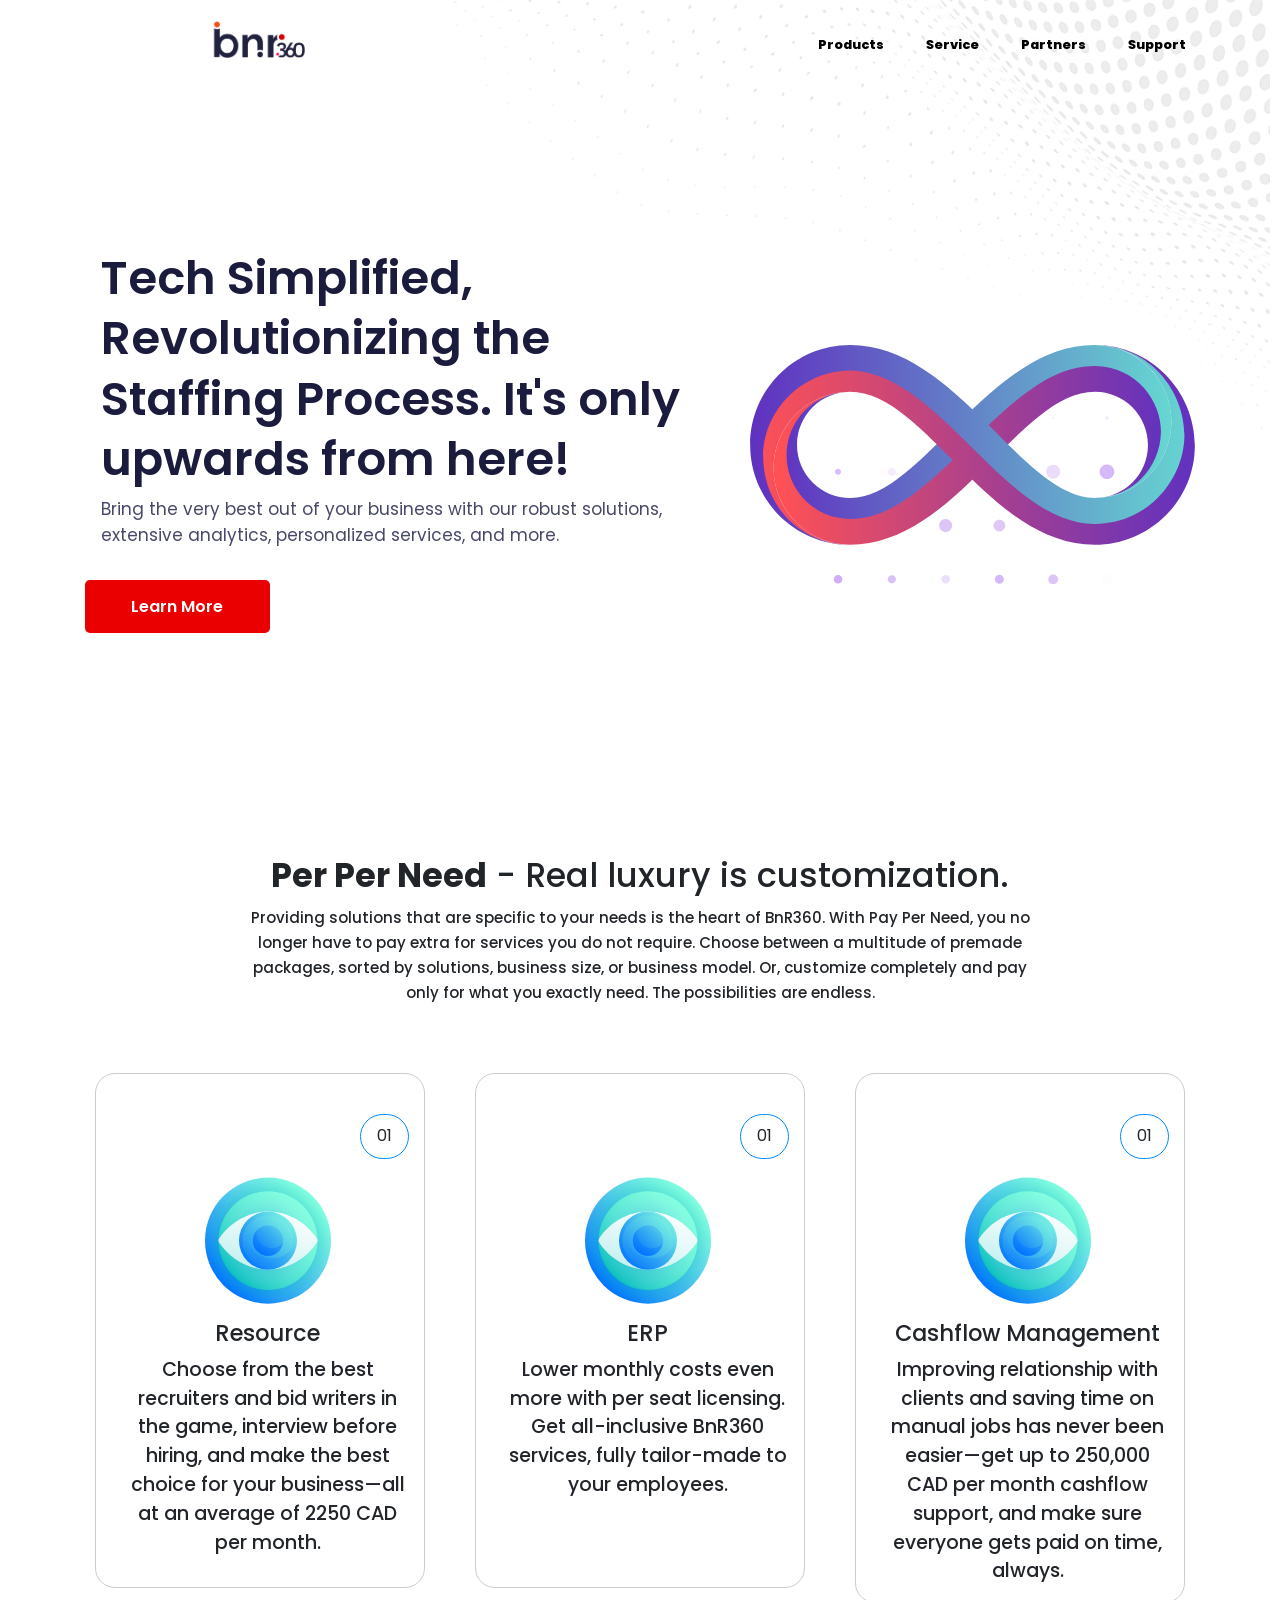
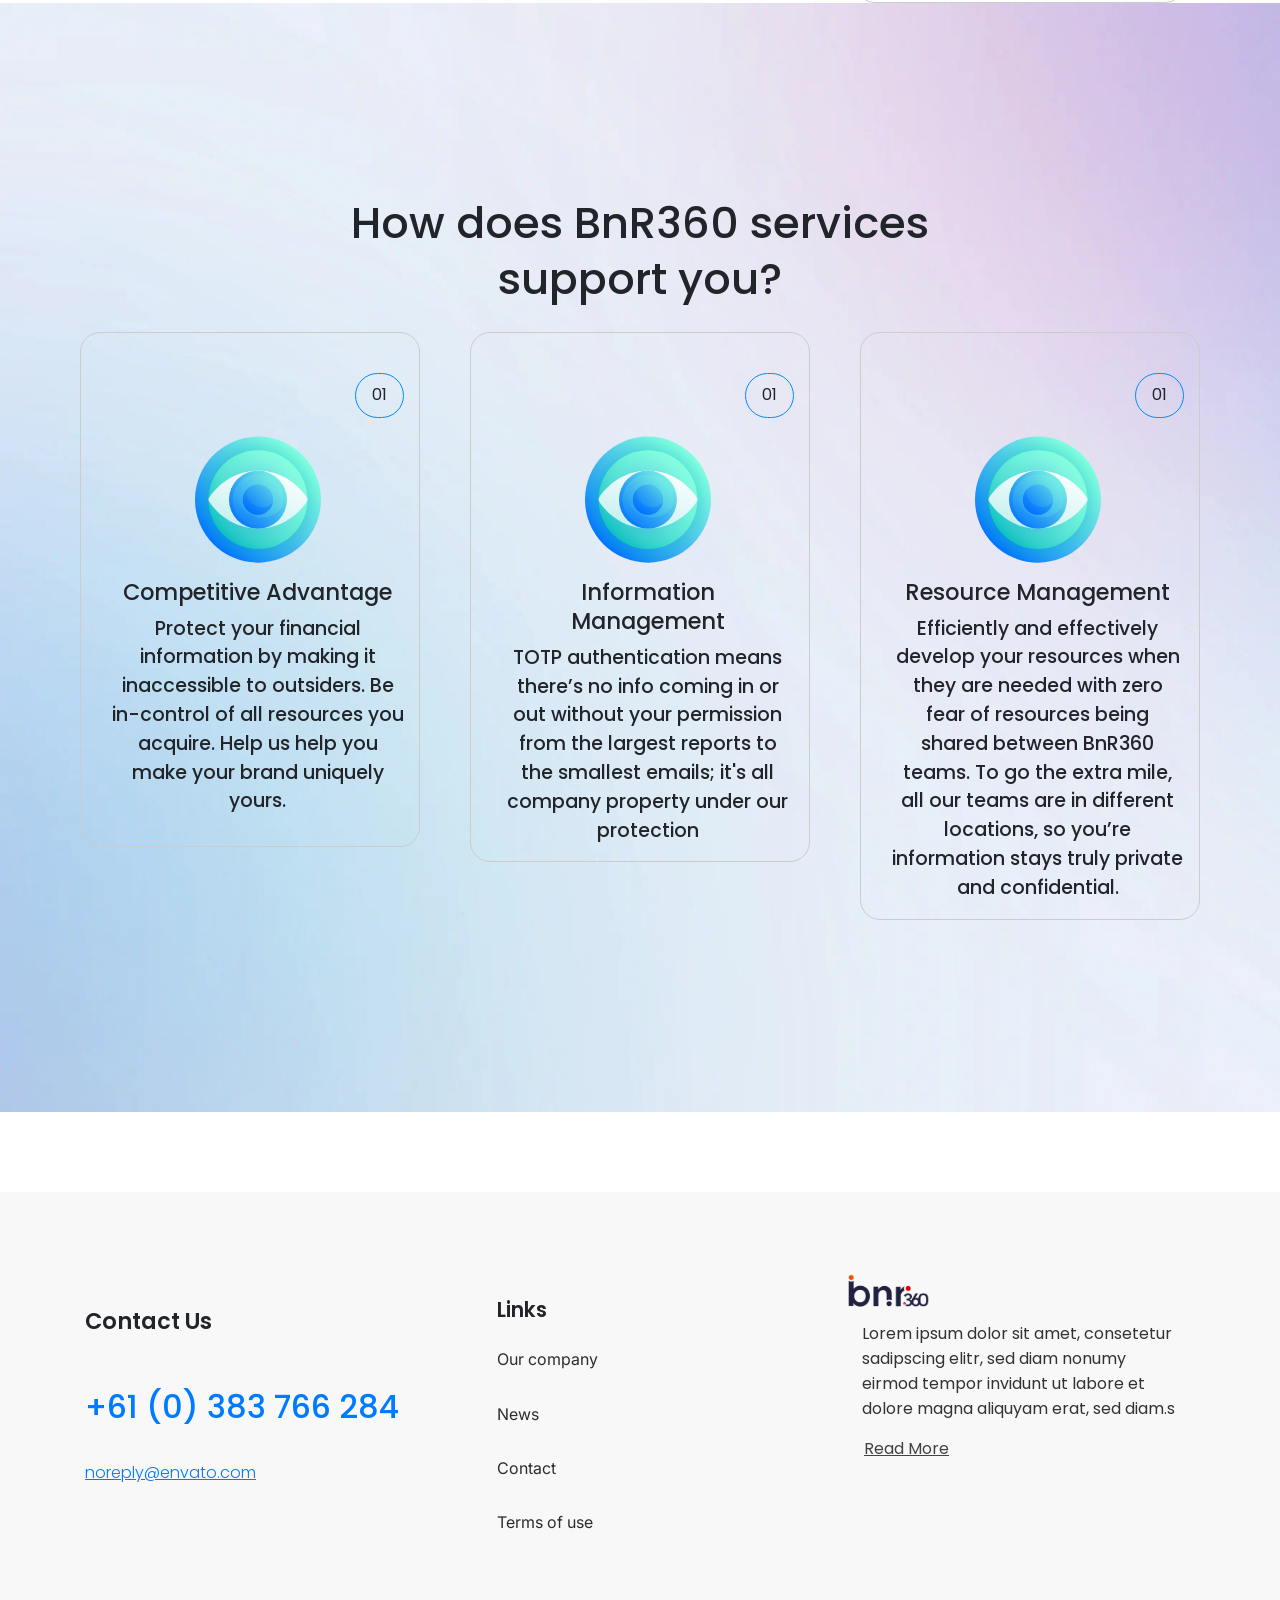
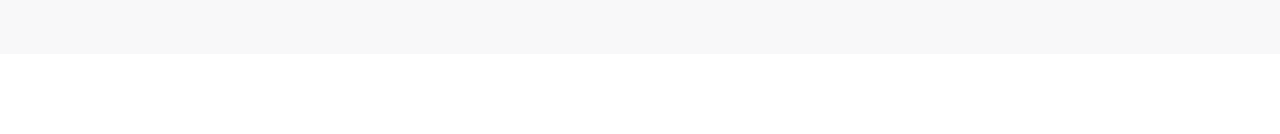
<file: pages/pay-per-need.html>
<!DOCTYPE html>
<html lang="en">
<head>
    <meta charset="UTF-8">
    <meta http-equiv="X-UA-Compatible" content="IE=edge">
    <meta name="viewport" content="width=device-width, initial-scale=1.0">
    <title>Pay Per Need</title>
    <link rel="stylesheet" href="../css/style.css">
    <link rel="stylesheet" href="../css/animate.css">
    <link rel="stylesheet" href="../css/bootstrap.min.css">
    <link rel="stylesheet" href="../css/hover-min.css">
    <link rel="stylesheet" href="../css/slick-theme.css">
    <link rel="stylesheet" href="../css/slick.css">
</head>
<body>
    <header class="header">
        <div class="container">
            <div class="row align-items-center">
                <div class="col-lg-4">
                    <div class="logo">
                        <a href="../index.html">
                            <img src="../images/logo.png" alt="Logo" class="imgFluid">
                        </a>
                    </div>
                </div>
                <div class="col-lg-8">
               
                    <nav class="nav-list">
                        <ul>
                            <li class="nav-links">
                                <a href="#">Products</a>
                                <ul class="nav-items-wrapper">
                                    <li class="nav-items"><a href="#">ERP</a></li>
                                
                                </ul>
                            </li>
                            <li class="nav-links">
                                <a href="#">Service</a>
                                <ul class="nav-items-wrapper">
                                    <li class="nav-items"><a href="./trunkey-solutions.html">Turnkey solution</a></li>
                                    <li class="nav-items"><a href="./enterprise.html">Enterprise</a></li>
                                    <li class="nav-items"><a href="./pay-per-need.html">PayperNeed</a></li>
                                </ul>
                            </li>
                            <li class="nav-links">
                                <a href="#">Partners</a>
                                <ul class="nav-items-wrapper">
                                    <li class="nav-items"><a href="#">Affiliate Program</a></li>
                                    <li class="nav-items"><a href="#">Financial Partner</a></li>
                                </ul>
                            </li>
                            <li class="nav-links">
                                <a href="#">Support</a>
                                <ul class="nav-items-wrapper">
                                    <li class="nav-items"><a href="#">Help Center</a></li>
                                    <li class="nav-items"><a href="#">Contact us</a></li>
                                    <li class="nav-items"><a href="#">FAQs</a></li>
                                    <li class="nav-items"><a href="#">Blogs</a></li>
                                </ul>
                            </li>
   
                        </ul>

                    </nav>
                </div>
            </div>
        </div>
    </header>

        <!-- Hero Section -->
        
<div class='banner'>
    <div class='container'>
        <div class='row align-items-center'>
            <div class='col-12 col-lg-7 wow fadeInDown'>
                <div class='banner__content'>

                    <h1>
                        Tech Simplified, Revolutionizing the Staffing Process. It's only upwards from here!
                    </h1>
                    <p>Bring the very best out of your business with our robust solutions, extensive analytics, personalized services, and more. </p>
                    <a href='#' class='themeBtn'>Learn More</a>
                    <!-- <a href="#" class="themeBtn">Pricing plans</a> -->
                </div>
            </div>
            <div class='col-12 col-lg-5'>

                <div class="mcb-wrap-inner">
                    <div class="column mcb-column mcb-item-93625f93f one tablet-one mobile-four-fifth column_lottie">
                        <div class="mcb-column-inner mcb-item-lottie-inner">
                            <div class="mfn-lottie-wrapper">
                                <div id="mfn_lottie_0_14" class="lottie"><svg xmlns="http://www.w3.org/2000/svg" viewBox="0 0 586 400" width="586" height="400" preserveAspectRatio="xMidYMid meet" style="width: 100%; height: 100%; transform: translate3d(0px, 0px, 0px); content-visibility: visible;">
                                        <defs>
                                            <clipPath id="__lottie_element_6">
                                                <rect width="586" height="400" x="0" y="0"></rect>
                                            </clipPath>
                                            <linearGradient id="__lottie_element_10" spreadMethod="pad" gradientUnits="userSpaceOnUse" x1="-289.2019958496094" y1="0" x2="295.97900390625" y2="0">
                                                <stop offset="0%" stop-color="rgb(96,49,192)"></stop>
                                                <stop offset="50%" stop-color="rgb(99,132,200)"></stop>
                                                <stop offset="100%" stop-color="rgb(102,215,209)"></stop>
                                            </linearGradient>
                                            <linearGradient id="__lottie_element_14" spreadMethod="pad" gradientUnits="userSpaceOnUse" x1="-290.5660095214844" y1="0" x2="295.2829895019531" y2="0">
                                                <stop offset="0%" stop-color="rgb(255,81,84)"></stop>
                                                <stop offset="50%" stop-color="rgb(175,65,138)"></stop>
                                                <stop offset="100%" stop-color="rgb(96,49,192)"></stop>
                                            </linearGradient>
                                            <linearGradient id="__lottie_element_18" spreadMethod="pad" gradientUnits="userSpaceOnUse" x1="-289.2019958496094" y1="0" x2="295.97900390625" y2="0">
                                                <stop offset="0%" stop-color="rgb(96,49,192)"></stop>
                                                <stop offset="50%" stop-color="rgb(99,132,200)"></stop>
                                                <stop offset="100%" stop-color="rgb(102,215,209)"></stop>
                                            </linearGradient>
                                            <linearGradient id="__lottie_element_22" spreadMethod="pad" gradientUnits="userSpaceOnUse" x1="-258.75299072265625" y1="1.475000023841858" x2="263.82000732421875" y2="0">
                                                <stop offset="0%" stop-color="rgb(255,81,84)"></stop>
                                                <stop offset="50%" stop-color="rgb(175,65,138)"></stop>
                                                <stop offset="100%" stop-color="rgb(96,49,192)"></stop>
                                            </linearGradient>
                                            <linearGradient id="__lottie_element_26" spreadMethod="pad" gradientUnits="userSpaceOnUse" x1="-259.6910095214844" y1="0" x2="262.13800048828125" y2="0">
                                                <stop offset="0%" stop-color="rgb(96,49,192)"></stop>
                                                <stop offset="50%" stop-color="rgb(99,132,200)"></stop>
                                                <stop offset="100%" stop-color="rgb(102,215,209)"></stop>
                                            </linearGradient>
                                            <linearGradient id="__lottie_element_30" spreadMethod="pad" gradientUnits="userSpaceOnUse" x1="-258.75299072265625" y1="1.475000023841858" x2="263.82000732421875" y2="0">
                                                <stop offset="0%" stop-color="rgb(255,81,84)"></stop>
                                                <stop offset="50%" stop-color="rgb(175,65,138)"></stop>
                                                <stop offset="100%" stop-color="rgb(96,49,192)"></stop>
                                            </linearGradient>
                                            <clipPath id="__lottie_element_32">
                                                <path d="M0,0 L400,0 L400,400 L0,400z"></path>
                                            </clipPath>
                                        </defs>
                                        <g clip-path="url(#__lottie_element_6)">
                                            <g clip-path="url(#__lottie_element_32)" transform="matrix(1.7000000476837158,0,0,1.7000000476837158,-47,-140)" opacity="1" style="display: block;">
                                                <g transform="matrix(0,0,0,0,95.83300018310547,95.83300018310547)" opacity="1" style="display: block;">
                                                    <g opacity="1" transform="matrix(1,0,0,1,20.83300018310547,20.83300018310547)">
                                                        <path fill="rgb(215,188,248)" fill-opacity="1" d=" M0,4.166999816894531 C2.3010001182556152,4.166999816894531 4.166999816894531,2.3010001182556152 4.166999816894531,0 C4.166999816894531,-2.302000045776367 2.3010001182556152,-4.166999816894531 0,-4.166999816894531 C-2.302000045776367,-4.166999816894531 -4.166999816894531,-2.302000045776367 -4.166999816894531,0 C-4.166999816894531,2.3010001182556152 -2.302000045776367,4.166999816894531 0,4.166999816894531z">
                                                        </path>
                                                    </g>
                                                </g>
                                                <g transform="matrix(0,0,0,0,137.5019989013672,95.83300018310547)" opacity="1" style="display: block;">
                                                    <g opacity="1" transform="matrix(1,0,0,1,62.50199890136719,20.83300018310547)">
                                                        <path fill="rgb(237,225,251)" fill-opacity="1" d=" M0,4.166999816894531 C2.3010001182556152,4.166999816894531 4.166999816894531,2.3010001182556152 4.166999816894531,0 C4.166999816894531,-2.302000045776367 2.3010001182556152,-4.166999816894531 0,-4.166999816894531 C-2.302000045776367,-4.166999816894531 -4.166999816894531,-2.302000045776367 -4.166999816894531,0 C-4.166999816894531,2.3010001182556152 -2.302000045776367,4.166999816894531 0,4.166999816894531z">
                                                        </path>
                                                    </g>
                                                </g>
                                                <g transform="matrix(0,0,0,0,179.16700744628906,95.83300018310547)" opacity="1" style="display: block;">
                                                    <g opacity="1" transform="matrix(1,0,0,1,104.16699981689453,20.83300018310547)">
                                                        <path fill="rgb(231,212,249)" fill-opacity="1" d=" M0,4.166999816894531 C2.302000045776367,4.166999816894531 4.166999816894531,2.3010001182556152 4.166999816894531,0 C4.166999816894531,-2.302000045776367 2.302000045776367,-4.166999816894531 0,-4.166999816894531 C-2.3010001182556152,-4.166999816894531 -4.166999816894531,-2.302000045776367 -4.166999816894531,0 C-4.166999816894531,2.3010001182556152 -2.3010001182556152,4.166999816894531 0,4.166999816894531z">
                                                        </path>
                                                    </g>
                                                </g>
                                                <g transform="matrix(0,0,0,0,220.83299255371094,95.83300018310547)" opacity="1" style="display: block;">
                                                    <g opacity="1" transform="matrix(1,0,0,1,145.83299255371094,20.83300018310547)">
                                                        <path fill="rgb(246,239,252)" fill-opacity="1" d=" M0,4.166999816894531 C2.3010001182556152,4.166999816894531 4.166999816894531,2.3010001182556152 4.166999816894531,0 C4.166999816894531,-2.302000045776367 2.3010001182556152,-4.166999816894531 0,-4.166999816894531 C-2.302000045776367,-4.166999816894531 -4.166999816894531,-2.302000045776367 -4.166999816894531,0 C-4.166999816894531,2.3010001182556152 -2.302000045776367,4.166999816894531 0,4.166999816894531z">
                                                        </path>
                                                    </g>
                                                </g>
                                                <g transform="matrix(0,0,0,0,262.5010070800781,95.83300018310547)" opacity="1" style="display: block;">
                                                    <g opacity="1" transform="matrix(1,0,0,1,187.50100708007812,20.83300018310547)">
                                                        <path fill="rgb(230,211,249)" fill-opacity="1" d=" M0,4.166999816894531 C2.3010001182556152,4.166999816894531 4.168000221252441,2.3010001182556152 4.168000221252441,0 C4.168000221252441,-2.302000045776367 2.3010001182556152,-4.166999816894531 0,-4.166999816894531 C-2.302000045776367,-4.166999816894531 -4.168000221252441,-2.302000045776367 -4.168000221252441,0 C-4.168000221252441,2.3010001182556152 -2.302000045776367,4.166999816894531 0,4.166999816894531z">
                                                        </path>
                                                    </g>
                                                </g>
                                                <g transform="matrix(0,0,0,0,304.1669921875,95.83300018310547)" opacity="1" style="display: block;">
                                                    <g opacity="1" transform="matrix(1,0,0,1,229.16700744628906,20.83300018310547)">
                                                        <path fill="rgb(233,218,250)" fill-opacity="1" d=" M0,4.166999816894531 C2.302000045776367,4.166999816894531 4.166999816894531,2.3010001182556152 4.166999816894531,0 C4.166999816894531,-2.302000045776367 2.302000045776367,-4.166999816894531 0,-4.166999816894531 C-2.3010001182556152,-4.166999816894531 -4.166999816894531,-2.302000045776367 -4.166999816894531,0 C-4.166999816894531,2.3010001182556152 -2.3010001182556152,4.166999816894531 0,4.166999816894531z">
                                                        </path>
                                                    </g>
                                                </g>
                                                <g transform="matrix(0,0,0,0,95.83300018310547,137.50100708007812)" opacity="1" style="display: block;">
                                                    <g opacity="1" transform="matrix(1,0,0,1,20.83300018310547,62.500999450683594)">
                                                        <path fill="rgb(235,222,250)" fill-opacity="1" d=" M0,4.168000221252441 C2.3010001182556152,4.168000221252441 4.166999816894531,2.302000045776367 4.166999816894531,0.0010000000474974513 C4.166999816894531,-2.3010001182556152 2.3010001182556152,-4.168000221252441 0,-4.168000221252441 C-2.302000045776367,-4.168000221252441 -4.166999816894531,-2.3010001182556152 -4.166999816894531,0.0010000000474974513 C-4.166999816894531,2.302000045776367 -2.302000045776367,4.168000221252441 0,4.168000221252441z">
                                                        </path>
                                                    </g>
                                                </g>
                                                <g transform="matrix(0,0,0,0,137.5019989013672,137.50100708007812)" opacity="1" style="display: block;">
                                                    <g opacity="1" transform="matrix(1,0,0,1,62.50199890136719,62.500999450683594)">
                                                        <path fill="rgb(202,167,245)" fill-opacity="1" d=" M0,4.168000221252441 C2.3010001182556152,4.168000221252441 4.166999816894531,2.302000045776367 4.166999816894531,0.0010000000474974513 C4.166999816894531,-2.3010001182556152 2.3010001182556152,-4.168000221252441 0,-4.168000221252441 C-2.302000045776367,-4.168000221252441 -4.166999816894531,-2.3010001182556152 -4.166999816894531,0.0010000000474974513 C-4.166999816894531,2.302000045776367 -2.302000045776367,4.168000221252441 0,4.168000221252441z">
                                                        </path>
                                                    </g>
                                                </g>
                                                <g transform="matrix(0,0,0,0,179.16700744628906,137.50100708007812)" opacity="1" style="display: block;">
                                                    <g opacity="1" transform="matrix(1,0,0,1,104.16699981689453,62.500999450683594)">
                                                        <path fill="rgb(255,253,255)" fill-opacity="1" d=" M0,4.168000221252441 C2.302000045776367,4.168000221252441 4.166999816894531,2.302000045776367 4.166999816894531,0.0010000000474974513 C4.166999816894531,-2.3010001182556152 2.302000045776367,-4.168000221252441 0,-4.168000221252441 C-2.3010001182556152,-4.168000221252441 -4.166999816894531,-2.3010001182556152 -4.166999816894531,0.0010000000474974513 C-4.166999816894531,2.302000045776367 -2.3010001182556152,4.168000221252441 0,4.168000221252441z">
                                                        </path>
                                                    </g>
                                                </g>
                                                <g transform="matrix(0,0,0,0,220.83299255371094,137.50100708007812)" opacity="1" style="display: block;">
                                                    <g opacity="1" transform="matrix(1,0,0,1,145.83299255371094,62.500999450683594)">
                                                        <path fill="rgb(225,205,249)" fill-opacity="1" d=" M0,4.168000221252441 C2.3010001182556152,4.168000221252441 4.166999816894531,2.302000045776367 4.166999816894531,0.0010000000474974513 C4.166999816894531,-2.3010001182556152 2.3010001182556152,-4.168000221252441 0,-4.168000221252441 C-2.302000045776367,-4.168000221252441 -4.166999816894531,-2.3010001182556152 -4.166999816894531,0.0010000000474974513 C-4.166999816894531,2.302000045776367 -2.302000045776367,4.168000221252441 0,4.168000221252441z">
                                                        </path>
                                                    </g>
                                                </g>
                                                <g transform="matrix(0,0,0,0,262.5010070800781,137.50100708007812)" opacity="1" style="display: block;">
                                                    <g opacity="1" transform="matrix(1,0,0,1,187.50100708007812,62.500999450683594)">
                                                        <path fill="rgb(202,166,245)" fill-opacity="1" d=" M0,4.168000221252441 C2.3010001182556152,4.168000221252441 4.168000221252441,2.302000045776367 4.168000221252441,0.0010000000474974513 C4.168000221252441,-2.3010001182556152 2.3010001182556152,-4.168000221252441 0,-4.168000221252441 C-2.302000045776367,-4.168000221252441 -4.168000221252441,-2.3010001182556152 -4.168000221252441,0.0010000000474974513 C-4.168000221252441,2.302000045776367 -2.302000045776367,4.168000221252441 0,4.168000221252441z">
                                                        </path>
                                                    </g>
                                                </g>
                                                <g transform="matrix(0,0,0,0,304.1669921875,137.50100708007812)" opacity="1" style="display: block;">
                                                    <g opacity="1" transform="matrix(1,0,0,1,229.16700744628906,62.500999450683594)">
                                                        <path fill="rgb(239,230,251)" fill-opacity="1" d=" M0,4.168000221252441 C2.302000045776367,4.168000221252441 4.166999816894531,2.302000045776367 4.166999816894531,0.0010000000474974513 C4.166999816894531,-2.3010001182556152 2.302000045776367,-4.168000221252441 0,-4.168000221252441 C-2.3010001182556152,-4.168000221252441 -4.166999816894531,-2.3010001182556152 -4.166999816894531,0.0010000000474974513 C-4.166999816894531,2.302000045776367 -2.3010001182556152,4.168000221252441 0,4.168000221252441z">
                                                        </path>
                                                    </g>
                                                </g>
                                                <g transform="matrix(0,0,0,0,95.83300018310547,179.16700744628906)" opacity="1" style="display: block;">
                                                    <g opacity="1" transform="matrix(1,0,0,1,20.83300018310547,104.16699981689453)">
                                                        <path fill="rgb(213,184,247)" fill-opacity="1" d=" M0,4.166999816894531 C2.3010001182556152,4.166999816894531 4.166999816894531,2.302000045776367 4.166999816894531,0 C4.166999816894531,-2.3010001182556152 2.3010001182556152,-4.166999816894531 0,-4.166999816894531 C-2.302000045776367,-4.166999816894531 -4.166999816894531,-2.3010001182556152 -4.166999816894531,0 C-4.166999816894531,2.302000045776367 -2.302000045776367,4.166999816894531 0,4.166999816894531z">
                                                        </path>
                                                    </g>
                                                </g>
                                                <g transform="matrix(0,0,0,0,137.5019989013672,179.16700744628906)" opacity="1" style="display: block;">
                                                    <g opacity="1" transform="matrix(1,0,0,1,62.50199890136719,104.16699981689453)">
                                                        <path fill="rgb(208,174,246)" fill-opacity="1" d=" M0,4.166999816894531 C2.3010001182556152,4.166999816894531 4.166999816894531,2.302000045776367 4.166999816894531,0 C4.166999816894531,-2.3010001182556152 2.3010001182556152,-4.166999816894531 0,-4.166999816894531 C-2.302000045776367,-4.166999816894531 -4.166999816894531,-2.3010001182556152 -4.166999816894531,0 C-4.166999816894531,2.302000045776367 -2.302000045776367,4.166999816894531 0,4.166999816894531z">
                                                        </path>
                                                    </g>
                                                </g>
                                                <g transform="matrix(0,0,0,0,179.16700744628906,179.16700744628906)" opacity="1" style="display: block;">
                                                    <g opacity="1" transform="matrix(1,0,0,1,104.16699981689453,104.16699981689453)">
                                                        <path fill="rgb(225,205,249)" fill-opacity="1" d=" M0,4.166999816894531 C2.302000045776367,4.166999816894531 4.166999816894531,2.302000045776367 4.166999816894531,0 C4.166999816894531,-2.3010001182556152 2.302000045776367,-4.166999816894531 0,-4.166999816894531 C-2.3010001182556152,-4.166999816894531 -4.166999816894531,-2.3010001182556152 -4.166999816894531,0 C-4.166999816894531,2.302000045776367 -2.3010001182556152,4.166999816894531 0,4.166999816894531z">
                                                        </path>
                                                    </g>
                                                </g>
                                                <g transform="matrix(0,0,0,0,220.83299255371094,179.16700744628906)" opacity="1" style="display: block;">
                                                    <g opacity="1" transform="matrix(1,0,0,1,145.83299255371094,104.16699981689453)">
                                                        <path fill="rgb(250,248,253)" fill-opacity="1" d=" M0,4.166999816894531 C2.3010001182556152,4.166999816894531 4.166999816894531,2.302000045776367 4.166999816894531,0 C4.166999816894531,-2.3010001182556152 2.3010001182556152,-4.166999816894531 0,-4.166999816894531 C-2.302000045776367,-4.166999816894531 -4.166999816894531,-2.3010001182556152 -4.166999816894531,0 C-4.166999816894531,2.302000045776367 -2.302000045776367,4.166999816894531 0,4.166999816894531z">
                                                        </path>
                                                    </g>
                                                </g>
                                                <g transform="matrix(0.15946723520755768,0,0,0.15946723520755768,232.60073852539062,162.5557861328125)" opacity="1" style="display: block;">
                                                    <g opacity="1" transform="matrix(1,0,0,1,187.50100708007812,104.16699981689453)">
                                                        <path fill="rgb(237,224,251)" fill-opacity="1" d=" M0,4.166999816894531 C2.3010001182556152,4.166999816894531 4.168000221252441,2.302000045776367 4.168000221252441,0 C4.168000221252441,-2.3010001182556152 2.3010001182556152,-4.166999816894531 0,-4.166999816894531 C-2.302000045776367,-4.166999816894531 -4.168000221252441,-2.3010001182556152 -4.168000221252441,0 C-4.168000221252441,2.302000045776367 -2.302000045776367,4.166999816894531 0,4.166999816894531z">
                                                        </path>
                                                    </g>
                                                </g>
                                                <g transform="matrix(0.35937127470970154,0,0,0.35937127470970154,221.81094360351562,141.7323760986328)" opacity="1" style="display: block;">
                                                    <g opacity="1" transform="matrix(1,0,0,1,229.16700744628906,104.16699981689453)">
                                                        <path fill="rgb(245,237,252)" fill-opacity="1" d=" M0,4.166999816894531 C2.302000045776367,4.166999816894531 4.166999816894531,2.302000045776367 4.166999816894531,0 C4.166999816894531,-2.3010001182556152 2.302000045776367,-4.166999816894531 0,-4.166999816894531 C-2.3010001182556152,-4.166999816894531 -4.166999816894531,-2.3010001182556152 -4.166999816894531,0 C-4.166999816894531,2.302000045776367 -2.3010001182556152,4.166999816894531 0,4.166999816894531z">
                                                        </path>
                                                    </g>
                                                </g>
                                                <g transform="matrix(0.559409499168396,0,0,0.559409499168396,84.17881774902344,139.25262451171875)" opacity="1" style="display: block;">
                                                    <g opacity="1" transform="matrix(1,0,0,1,20.83300018310547,145.83299255371094)">
                                                        <path fill="rgb(217,189,248)" fill-opacity="1" d=" M0,4.166999816894531 C2.3010001182556152,4.166999816894531 4.166999816894531,2.3010001182556152 4.166999816894531,0 C4.166999816894531,-2.302000045776367 2.3010001182556152,-4.166999816894531 0,-4.166999816894531 C-2.302000045776367,-4.166999816894531 -4.166999816894531,-2.302000045776367 -4.166999816894531,0 C-4.166999816894531,2.3010001182556152 -2.302000045776367,4.166999816894531 0,4.166999816894531z">
                                                        </path>
                                                    </g>
                                                </g>
                                                <g transform="matrix(0.7594192624092102,0,0,0.7594192624092102,90.03677368164062,110.08460998535156)" opacity="1" style="display: block;">
                                                    <g opacity="1" transform="matrix(1,0,0,1,62.50199890136719,145.83299255371094)">
                                                        <path fill="rgb(244,236,252)" fill-opacity="1" d=" M0,4.166999816894531 C2.3010001182556152,4.166999816894531 4.166999816894531,2.3010001182556152 4.166999816894531,0 C4.166999816894531,-2.302000045776367 2.3010001182556152,-4.166999816894531 0,-4.166999816894531 C-2.302000045776367,-4.166999816894531 -4.166999816894531,-2.302000045776367 -4.166999816894531,0 C-4.166999816894531,2.3010001182556152 -2.302000045776367,4.166999816894531 0,4.166999816894531z">
                                                        </path>
                                                    </g>
                                                </g>
                                                <g transform="matrix(0.9593232870101929,0,0,0.9593232870101929,79.23717498779297,80.9320068359375)" opacity="1" style="display: block;">
                                                    <g opacity="1" transform="matrix(1,0,0,1,104.16699981689453,145.83299255371094)">
                                                        <path fill="rgb(211,181,247)" fill-opacity="1" d=" M0,4.166999816894531 C2.302000045776367,4.166999816894531 4.166999816894531,2.3010001182556152 4.166999816894531,0 C4.166999816894531,-2.302000045776367 2.302000045776367,-4.166999816894531 0,-4.166999816894531 C-2.3010001182556152,-4.166999816894531 -4.166999816894531,-2.302000045776367 -4.166999816894531,0 C-4.166999816894531,2.3010001182556152 -2.3010001182556152,4.166999816894531 0,4.166999816894531z">
                                                        </path>
                                                    </g>
                                                </g>
                                                <g transform="matrix(1.1492395401000977,0,0,1.1492395401000977,53.23594665527344,53.23594665527344)" opacity="1" style="display: block;">
                                                    <g opacity="1" transform="matrix(1,0,0,1,145.83299255371094,145.83299255371094)">
                                                        <path fill="rgb(225,205,249)" fill-opacity="1" d=" M0,4.166999816894531 C2.3010001182556152,4.166999816894531 4.166999816894531,2.3010001182556152 4.166999816894531,0 C4.166999816894531,-2.302000045776367 2.3010001182556152,-4.166999816894531 0,-4.166999816894531 C-2.302000045776367,-4.166999816894531 -4.166999816894531,-2.302000045776367 -4.166999816894531,0 C-4.166999816894531,2.3010001182556152 -2.302000045776367,4.166999816894531 0,4.166999816894531z">
                                                        </path>
                                                    </g>
                                                </g>
                                                <g transform="matrix(1.2910716533660889,0,0,1.2910716533660889,20.42376708984375,32.552154541015625)" opacity="1" style="display: block;">
                                                    <g opacity="1" transform="matrix(1,0,0,1,187.50100708007812,145.83299255371094)">
                                                        <path fill="rgb(234,220,250)" fill-opacity="1" d=" M0,4.166999816894531 C2.3010001182556152,4.166999816894531 4.168000221252441,2.3010001182556152 4.168000221252441,0 C4.168000221252441,-2.302000045776367 2.3010001182556152,-4.166999816894531 0,-4.166999816894531 C-2.302000045776367,-4.166999816894531 -4.168000221252441,-2.302000045776367 -4.168000221252441,0 C-4.168000221252441,2.3010001182556152 -2.302000045776367,4.166999816894531 0,4.166999816894531z">
                                                        </path>
                                                    </g>
                                                </g>
                                                <g transform="matrix(1.3669805526733398,0,0,1.3669805526733398,-9.099853515625,21.482131958007812)" opacity="1" style="display: block;">
                                                    <g opacity="1" transform="matrix(1,0,0,1,229.16700744628906,145.83299255371094)">
                                                        <path fill="rgb(213,184,247)" fill-opacity="1" d=" M0,4.166999816894531 C2.302000045776367,4.166999816894531 4.166999816894531,2.3010001182556152 4.166999816894531,0 C4.166999816894531,-2.302000045776367 2.302000045776367,-4.166999816894531 0,-4.166999816894531 C-2.3010001182556152,-4.166999816894531 -4.166999816894531,-2.302000045776367 -4.166999816894531,0 C-4.166999816894531,2.3010001182556152 -2.3010001182556152,4.166999816894531 0,4.166999816894531z">
                                                        </path>
                                                    </g>
                                                </g>
                                                <g transform="matrix(1.3726321458816528,0,0,1.3726321458816528,67.23695373535156,5.131103515625)" opacity="1" style="display: block;">
                                                    <g opacity="1" transform="matrix(1,0,0,1,20.83300018310547,187.50100708007812)">
                                                        <path fill="rgb(219,193,248)" fill-opacity="1" d=" M0,4.168000221252441 C2.3010001182556152,4.168000221252441 4.166999816894531,2.3010001182556152 4.166999816894531,0 C4.166999816894531,-2.302000045776367 2.3010001182556152,-4.168000221252441 0,-4.168000221252441 C-2.302000045776367,-4.168000221252441 -4.166999816894531,-2.302000045776367 -4.166999816894531,0 C-4.166999816894531,2.3010001182556152 -2.302000045776367,4.168000221252441 0,4.168000221252441z">
                                                        </path>
                                                    </g>
                                                </g>
                                                <g transform="matrix(1.3156033754348755,0,0,1.3156033754348755,55.27415466308594,15.824050903320312)" opacity="1" style="display: block;">
                                                    <g opacity="1" transform="matrix(1,0,0,1,62.50199890136719,187.50100708007812)">
                                                        <path fill="rgb(232,215,250)" fill-opacity="1" d=" M0,4.168000221252441 C2.3010001182556152,4.168000221252441 4.166999816894531,2.3010001182556152 4.166999816894531,0 C4.166999816894531,-2.302000045776367 2.3010001182556152,-4.168000221252441 0,-4.168000221252441 C-2.302000045776367,-4.168000221252441 -4.166999816894531,-2.302000045776367 -4.166999816894531,0 C-4.166999816894531,2.3010001182556152 -2.302000045776367,4.168000221252441 0,4.168000221252441z">
                                                        </path>
                                                    </g>
                                                </g>
                                                <g transform="matrix(1.2134453058242798,0,0,1.2134453058242798,52.76605224609375,34.978790283203125)" opacity="1" style="display: block;">
                                                    <g opacity="1" transform="matrix(1,0,0,1,104.16699981689453,187.50100708007812)">
                                                        <path fill="rgb(222,197,248)" fill-opacity="1" d=" M0,4.168000221252441 C2.302000045776367,4.168000221252441 4.166999816894531,2.3010001182556152 4.166999816894531,0 C4.166999816894531,-2.302000045776367 2.302000045776367,-4.168000221252441 0,-4.168000221252441 C-2.3010001182556152,-4.168000221252441 -4.166999816894531,-2.302000045776367 -4.166999816894531,0 C-4.166999816894531,2.3010001182556152 -2.3010001182556152,4.168000221252441 0,4.168000221252441z">
                                                        </path>
                                                    </g>
                                                </g>
                                                <g transform="matrix(1.088514804840088,0,0,1.088514804840088,62.09161376953125,58.40338134765625)" opacity="1" style="display: block;">
                                                    <g opacity="1" transform="matrix(1,0,0,1,145.83299255371094,187.50100708007812)">
                                                        <path fill="rgb(223,200,248)" fill-opacity="1" d=" M0,4.168000221252441 C2.3010001182556152,4.168000221252441 4.166999816894531,2.3010001182556152 4.166999816894531,0 C4.166999816894531,-2.302000045776367 2.3010001182556152,-4.168000221252441 0,-4.168000221252441 C-2.302000045776367,-4.168000221252441 -4.166999816894531,-2.302000045776367 -4.166999816894531,0 C-4.166999816894531,2.3010001182556152 -2.302000045776367,4.168000221252441 0,4.168000221252441z">
                                                        </path>
                                                    </g>
                                                </g>
                                                <g transform="matrix(0.9645851850509644,0,0,0.9645851850509644,81.64031982421875,81.64031982421875)" opacity="1" style="display: block;">
                                                    <g opacity="1" transform="matrix(1,0,0,1,187.50100708007812,187.50100708007812)">
                                                        <path fill="rgb(214,185,248)" fill-opacity="1" d=" M0,4.168000221252441 C2.3010001182556152,4.168000221252441 4.168000221252441,2.3010001182556152 4.168000221252441,0 C4.168000221252441,-2.302000045776367 2.3010001182556152,-4.168000221252441 0,-4.168000221252441 C-2.302000045776367,-4.168000221252441 -4.168000221252441,-2.302000045776367 -4.168000221252441,0 C-4.168000221252441,2.3010001182556152 -2.302000045776367,4.168000221252441 0,4.168000221252441z">
                                                        </path>
                                                    </g>
                                                </g>
                                                <g transform="matrix(0.8620096445083618,0,0,0.8620096445083618,106.62281799316406,100.87333679199219)" opacity="1" style="display: block;">
                                                    <g opacity="1" transform="matrix(1,0,0,1,229.16700744628906,187.50100708007812)">
                                                        <path fill="rgb(247,241,253)" fill-opacity="1" d=" M0,4.168000221252441 C2.302000045776367,4.168000221252441 4.166999816894531,2.3010001182556152 4.166999816894531,0 C4.166999816894531,-2.302000045776367 2.302000045776367,-4.168000221252441 0,-4.168000221252441 C-2.3010001182556152,-4.168000221252441 -4.166999816894531,-2.302000045776367 -4.166999816894531,0 C-4.166999816894531,2.3010001182556152 -2.3010001182556152,4.168000221252441 0,4.168000221252441z">
                                                        </path>
                                                    </g>
                                                </g>
                                                <g transform="matrix(0.7950060367584229,0,0,0.7950060367584229,79.27063751220703,121.97784423828125)" opacity="1" style="display: block;">
                                                    <g opacity="1" transform="matrix(1,0,0,1,20.83300018310547,229.16700744628906)">
                                                        <path fill="rgb(208,173,246)" fill-opacity="1" d=" M0,4.166999816894531 C2.3010001182556152,4.166999816894531 4.166999816894531,2.302000045776367 4.166999816894531,0 C4.166999816894531,-2.3010001182556152 2.3010001182556152,-4.166999816894531 0,-4.166999816894531 C-2.302000045776367,-4.166999816894531 -4.166999816894531,-2.3010001182556152 -4.166999816894531,0 C-4.166999816894531,2.302000045776367 -2.302000045776367,4.166999816894531 0,4.166999816894531z">
                                                        </path>
                                                    </g>
                                                </g>
                                                <g transform="matrix(0.7705247402191162,0,0,0.7705247402191162,89.34266662597656,127.58815002441406)" opacity="1" style="display: block;">
                                                    <g opacity="1" transform="matrix(1,0,0,1,62.50199890136719,229.16700744628906)">
                                                        <path fill="rgb(218,193,248)" fill-opacity="1" d=" M0,4.166999816894531 C2.3010001182556152,4.166999816894531 4.166999816894531,2.302000045776367 4.166999816894531,0 C4.166999816894531,-2.3010001182556152 2.3010001182556152,-4.166999816894531 0,-4.166999816894531 C-2.302000045776367,-4.166999816894531 -4.166999816894531,-2.3010001182556152 -4.166999816894531,0 C-4.166999816894531,2.302000045776367 -2.302000045776367,4.166999816894531 0,4.166999816894531z">
                                                        </path>
                                                    </g>
                                                </g>
                                                <g transform="matrix(0.7870997190475464,0,0,0.7870997190475464,97.17719268798828,123.78970336914062)" opacity="1" style="display: block;">
                                                    <g opacity="1" transform="matrix(1,0,0,1,104.16699981689453,229.16700744628906)">
                                                        <path fill="rgb(235,223,251)" fill-opacity="1" d=" M0,4.166999816894531 C2.302000045776367,4.166999816894531 4.166999816894531,2.302000045776367 4.166999816894531,0 C4.166999816894531,-2.3010001182556152 2.302000045776367,-4.166999816894531 0,-4.166999816894531 C-2.3010001182556152,-4.166999816894531 -4.166999816894531,-2.3010001182556152 -4.166999816894531,0 C-4.166999816894531,2.302000045776367 -2.3010001182556152,4.166999816894531 0,4.166999816894531z">
                                                        </path>
                                                    </g>
                                                </g>
                                                <g transform="matrix(0.8369390964508057,0,0,0.8369390964508057,98.7796630859375,112.3681640625)" opacity="1" style="display: block;">
                                                    <g opacity="1" transform="matrix(1,0,0,1,145.83299255371094,229.16700744628906)">
                                                        <path fill="rgb(213,184,247)" fill-opacity="1" d=" M0,4.166999816894531 C2.3010001182556152,4.166999816894531 4.166999816894531,2.302000045776367 4.166999816894531,0 C4.166999816894531,-2.3010001182556152 2.3010001182556152,-4.166999816894531 0,-4.166999816894531 C-2.302000045776367,-4.166999816894531 -4.166999816894531,-2.3010001182556152 -4.166999816894531,0 C-4.166999816894531,2.302000045776367 -2.302000045776367,4.166999816894531 0,4.166999816894531z">
                                                        </path>
                                                    </g>
                                                </g>
                                                <g transform="matrix(0.9076240062713623,0,0,0.9076240062713623,92.32058715820312,96.16950988769531)" opacity="1" style="display: block;">
                                                    <g opacity="1" transform="matrix(1,0,0,1,187.50100708007812,229.16700744628906)">
                                                        <path fill="rgb(220,195,248)" fill-opacity="1" d=" M0,4.166999816894531 C2.3010001182556152,4.166999816894531 4.168000221252441,2.302000045776367 4.168000221252441,0 C4.168000221252441,-2.3010001182556152 2.3010001182556152,-4.166999816894531 0,-4.166999816894531 C-2.302000045776367,-4.166999816894531 -4.168000221252441,-2.3010001182556152 -4.168000221252441,0 C-4.168000221252441,2.302000045776367 -2.302000045776367,4.166999816894531 0,4.166999816894531z">
                                                        </path>
                                                    </g>
                                                </g>
                                                <g transform="matrix(0.9847694635391235,0,0,0.9847694635391235,78.49032592773438,78.49032592773438)" opacity="1" style="display: block;">
                                                    <g opacity="1" transform="matrix(1,0,0,1,229.16700744628906,229.16700744628906)">
                                                        <path fill="rgb(253,252,255)" fill-opacity="1" d=" M0,4.166999816894531 C2.302000045776367,4.166999816894531 4.166999816894531,2.302000045776367 4.166999816894531,0 C4.166999816894531,-2.3010001182556152 2.302000045776367,-4.166999816894531 0,-4.166999816894531 C-2.3010001182556152,-4.166999816894531 -4.166999816894531,-2.3010001182556152 -4.166999816894531,0 C-4.166999816894531,2.302000045776367 -2.3010001182556152,4.166999816894531 0,4.166999816894531z">
                                                        </path>
                                                    </g>
                                                </g>
                                            </g>
                                            <g transform="matrix(1,0,0,1,-247,-340)" opacity="1" style="display: block;">
                                                <g opacity="1" transform="matrix(1,0,0,1,540,540)">
                                                    <path fill="url(#__lottie_element_30)" fill-opacity="1" d=" M161.38259887695312,-112.58870697021484 C34.359519958496094,-113.4156723022461 -51.35060501098633,88.92277526855469 -161.1511993408203,88.79129028320312 C-200.6992950439453,89.3835678100586 -240.5576934814453,56.59066390991211 -240.5730438232422,9.3694486618042 C-240.17799377441406,-39.24113082885742 -199.85450744628906,-70.18387603759766 -161.22799682617188,-69.8219985961914 C-216.83799743652344,-69.8219985961914 -261.91900634765625,-24.740999221801758 -261.91900634765625,30.868000030517578 C-261.91900634765625,86.47799682617188 -216.83799743652344,131.55799865722656 -161.22799682617188,131.55799865722656 C-20.535999298095703,131.55799865722656 61.547000885009766,-69.8219985961914 161.22900390625,-69.8219985961914 C199.79100036621094,-69.8219985961914 231.05099487304688,-38.56100082397461 231.05099487304688,0 C231.05099487304688,38.5620002746582 199.79100036621094,69.8219985961914 161.22900390625,69.8219985961914 C211.35894775390625,69.64628601074219 252.42083740234375,29.35238265991211 252.47274780273438,-21.344953536987305 C252.51637268066406,-70.12662506103516 213.58673095703125,-112.2099380493164 161.38259887695312,-112.58870697021484z">
                                                    </path>
                                                </g>
                                            </g>
                                            <g transform="matrix(1,0,0,1,-247,-340)" opacity="1" style="display: block;">
                                                <g opacity="1" transform="matrix(1,0,0,1,540,540)">
                                                    <path fill="url(#__lottie_element_26)" fill-opacity="1" d=" M161.22900390625,-131.55799865722656 C23.20792579650879,-132.7691650390625 -66.8091812133789,70.19662475585938 -160.6754608154297,69.96013641357422 C-199.23745727539062,69.86067962646484 -231.0500030517578,38.5620002746582 -231.0500030517578,0 C-231.0500030517578,-38.56100082397461 -199.7899932861328,-69.8219985961914 -161.22799682617188,-69.8219985961914 C-207.39617919921875,-69.78221893310547 -244.97312927246094,-32.34341049194336 -244.7902374267578,13.739232063293457 C-245.18032836914062,57.82709503173828 -209.4682159423828,97.54468536376953 -160.6754608154297,97.57673645019531 C-48.97196578979492,99.20230865478516 42.87277603149414,-105.97364807128906 161.22900390625,-103.94139862060547 C217.03524780273438,-103.21094512939453 248.9803924560547,-56.07046890258789 248.1797637939453,-16.990633010864258 C247.02993774414062,31.605510711669922 209.1615447998047,69.92034912109375 161.22900390625,69.8219985961914 C216.83900451660156,69.8219985961914 261.91900634765625,24.742000579833984 261.91900634765625,-30.868000030517578 C261.91900634765625,-86.47799682617188 216.8351287841797,-131.0634765625 161.22900390625,-131.55799865722656z">
                                                    </path>
                                                </g>
                                            </g>
                                            <g style="display: none;" transform="matrix(1,0,0,1,-247,-340)" opacity="1">
                                                <g opacity="1" transform="matrix(1,0,0,1,540,540)">
                                                    <path fill="url(#__lottie_element_22)" fill-opacity="1" d=" M161.22900390625,-131.55799865722656 C21.03946304321289,-131.58233642578125 -65.06575012207031,69.82952880859375 -161.21690368652344,69.82477569580078 C-199.77890014648438,69.8227767944336 -231.0500030517578,38.5620002746582 -231.0500030517578,0 C-231.0500030517578,-38.56100082397461 -199.7899932861328,-69.8219985961914 -161.22799682617188,-69.8219985961914 C-216.64828491210938,-69.82119750976562 -261.5785217285156,-24.89375114440918 -261.5748291015625,30.523841857910156 C-261.5826721191406,85.90233612060547 -216.68992614746094,130.8745880126953 -161.21690368652344,130.87522888183594 C-21.107345581054688,130.90789794921875 61.171791076660156,-70.54837036132812 161.22900390625,-70.50753784179688 C200.13748168945312,-70.49286651611328 231.41123962402344,-38.91280746459961 231.39515686035156,-0.3413819968700409 C231.37205505371094,38.42222595214844 199.97927856445312,69.823974609375 161.22900390625,69.8219985961914 C216.83900451660156,69.8219985961914 261.91900634765625,24.742000579833984 261.91900634765625,-30.868000030517578 C261.91900634765625,-86.47799682617188 216.83892822265625,-131.54806518554688 161.22900390625,-131.55799865722656z">
                                                    </path>
                                                </g>
                                            </g>
                                            <g transform="matrix(1,0,0,1,-247,-340)" opacity="1" style="display: block;">
                                                <g opacity="1" transform="matrix(1,0,0,1,540,540)">
                                                    <path fill="url(#__lottie_element_18)" fill-opacity="1" d=" M-161.22900390625,-131.55799865722656 C-20.9950008392334,-131.55799865722656 65.02999877929688,69.8219985961914 161.22799682617188,69.8219985961914 C216.83799743652344,69.8219985961914 261.9179992675781,24.742000579833984 261.9179992675781,-30.868000030517578 C261.9179992675781,-86.47799682617188 216.83799743652344,-131.55799865722656 161.22799682617188,-131.55799865722656 C228.92910766601562,-130.8489990234375 283.17578125,-77.90788269042969 283.41754150390625,-9.523045539855957 C283.5843505859375,53.255252838134766 232.9994354248047,112.18689727783203 161.22799682617188,112.51190948486328 C33.503238677978516,112.41728973388672 -45.09832000732422,-86.15802001953125 -161.22900390625,-88.86809539794922 C-226.5651092529297,-88.76917266845703 -271.80975341796875,-34.1064567565918 -271.4420471191406,21.498552322387695 C-270.8525390625,87.40634155273438 -216.83900451660156,131.55799865722656 -161.22900390625,131.55799865722656 C-233.88699340820312,131.55799865722656 -292.7869873046875,72.65799713134766 -292.7869873046875,0 C-292.7869873046875,-72.65699768066406 -233.88699340820312,-131.55799865722656 -161.22900390625,-131.55799865722656z">
                                                    </path>
                                                </g>
                                            </g>
                                            <g transform="matrix(1,0,0,1,-247,-340)" opacity="1" style="display: block;">
                                                <g opacity="1" transform="matrix(1,0,0,1,540,540)">
                                                    <path fill="url(#__lottie_element_14)" fill-opacity="1" d=" M-161.22900390625,-97.8530044555664 C-42.54685592651367,-95.8870620727539 42.082977294921875,104.45415496826172 161.22799682617188,104.07953643798828 C234.60882568359375,103.62535095214844 279.6446228027344,41.59891891479492 279.0467529296875,-13.739232063293457 C278.4439392089844,-69.34315490722656 235.99017333984375,-130.1446075439453 161.22799682617188,-131.55799865722656 C233.88600158691406,-131.55799865722656 292.3521423339844,-71.74143981933594 292.7869873046875,0 C293.2317810058594,72.65523529052734 233.88600158691406,131.55799865722656 161.22799682617188,131.55799865722656 C20.53499984741211,131.55799865722656 -61.54800033569336,-69.8219985961914 -161.22900390625,-69.8219985961914 C-216.83900451660156,-69.8219985961914 -261.91900634765625,-24.740999221801758 -261.91900634765625,30.868000030517578 C-261.91900634765625,86.47799682617188 -216.83900451660156,131.55799865722656 -161.22900390625,131.55799865722656 C-224.55624389648438,131.11154174804688 -274.9045715332031,82.377197265625 -275.6582336425781,16.023685455322266 C-276.1903381347656,-40.384742736816406 -229.66725158691406,-96.71587371826172 -161.22900390625,-97.8530044555664z">
                                                    </path>
                                                </g>
                                            </g>
                                            <g style="display: none;" transform="matrix(1,0,0,1,-247,-340)" opacity="1">
                                                <g opacity="1" transform="matrix(1,0,0,1,540,540)">
                                                    <path fill="url(#__lottie_element_10)" fill-opacity="1" d=" M-161.22900390625,-130.8807830810547 C-21.428028106689453,-130.84129333496094 64.56893920898438,70.5178451538086 161.22799682617188,70.51031494140625 C217.19505310058594,70.50119018554688 262.274169921875,25.08069610595703 262.26214599609375,-30.523841857910156 C262.2500305175781,-86.13372039794922 217.22280883789062,-131.52960205078125 161.22799682617188,-131.55799865722656 C233.88600158691406,-131.55799865722656 292.77825927734375,-72.63860321044922 292.7869873046875,0 C292.7959289550781,72.65794372558594 233.88600158691406,131.55799865722656 161.22799682617188,131.55799865722656 C20.53499984741211,131.55799865722656 -61.54800033569336,-69.8219985961914 -161.22900390625,-69.8219985961914 C-216.83900451660156,-69.8219985961914 -261.91900634765625,-24.740999221801758 -261.91900634765625,30.868000030517578 C-261.91900634765625,86.47799682617188 -216.83900451660156,131.55799865722656 -161.22900390625,131.55799865722656 C-233.69952392578125,131.5490264892578 -292.4277038574219,72.85327911376953 -292.4428405761719,0.32195374369621277 C-292.4535217285156,-72.00857543945312 -233.80221557617188,-130.85794067382812 -161.22900390625,-130.8807830810547z">
                                                    </path>
                                                </g>
                                            </g>
                                        </g>
                                    </svg></div>
                            </div>
                        </div>
                    </div>
                </div>
            </div>
        </div>
    </div>
</div>


<section>
    <div class="container">
        <div class="row py-5">
            <div class="col-lg-10 mx-auto">
                <div class="enterpriceContent__title text-center">
                    <h3>
                        <strong> Per Per Need</strong> - <span>Real luxury is customization.</span>
                    </h3>
                    <p>
                   
                        Providing solutions that are specific to your needs is the heart of BnR360. With Pay Per Need, you no longer have to pay extra for services you do not require. Choose between a multitude of premade packages, sorted by solutions, business size, or business model. Or, customize completely and pay only for what you exactly need. The possibilities are endless. 
                        
                    </p>
                
                </div>
        
        
            </div>
        
        
            </div>
            <div class="row mt-1">
                <div class="col-lg-4  wow fadeInLeftBig">
                    <div class="ullamcard text-center">
                        <div class="ullamcard__span">
                            <span>01</span>
                        </div>
                        <div class="ullamcard__img">
                            <img src="../images/eye.svg" alt="Images" class="imgFluid">
                        </div>
                        <div class="ullamcard__content ullamcard__content--1  text-center">
                            <h4>
                                Resource 
                            </h4>
                            <p>
                                Choose from the best  recruiters and bid writers in the game, interview before hiring, and make the best choice for your business—all at an average of 2250 CAD per month.  
                            </p>
                         
                        </div>
                    </div>
               
            </div>
                <div class="col-lg-4  wow fadeInLeftBig">
                    <div class="ullamcard text-center">
                        <div class="ullamcard__span">
                            <span>01</span>
                        </div>
                        <div class="ullamcard__img">
                            <img src="../images/eye.svg" alt="Images" class="imgFluid">
                        </div>
                        <div class="ullamcard__content ullamcard__content--1  text-center">
                            <h4>
                            	ERP
                            </h4>
                            <p>
                                Lower monthly costs even more with per seat licensing. Get all-inclusive BnR360 services, fully tailor-made to your employees. 
                            </p>
                         
                        </div>
                    </div>
               
            </div>
                <div class="col-lg-4  wow fadeInLeftBig">
                    <div class="ullamcard text-center">
                        <div class="ullamcard__span">
                            <span>01</span>
                        </div>
                        <div class="ullamcard__img">
                            <img src="../images/eye.svg" alt="Images" class="imgFluid">
                        </div>
                        <div class="ullamcard__content ullamcard__content--1  text-center">
                            <h4>
                                Cashflow Management 
                            </h4>
                            <p>
                                Improving relationship with clients and saving time on manual jobs has never been easier—get up to 250,000 CAD per month cashflow support, and make sure everyone gets paid on time, always.
                            </p>
                         
                        </div>
                    </div>
               
                </div>
            </div>


    </div>
</section>


<!-- Bnr supports -->
<div class="read">
    <div class="container">
        <div class="row">
            <div class="col-lg-8 wow fadeInLeftBiggit mx-auto">
                <div class="read__title text-center">
                    <h3>
                        How does BnR360 services support you? 
                    </h3>
                   
                </div>
            </div>
            <div class="row mt-3">
                <div class="col-lg-4  wow fadeInLeftBig">
                    <div class="ullamcard text-center">
                        <div class="ullamcard__span">
                            <span>01</span>
                        </div>
                        <div class="ullamcard__img">
                            <img src="../images/eye.svg" alt="Images" class="imgFluid">
                        </div>
                        <div class="ullamcard__content ullamcard__content--1  text-center">
                            <h4>
                                Competitive Advantage 
                            </h4>
                            <p>
                                Protect your financial information by making it inaccessible to outsiders. Be in-control of all resources you acquire. Help us help you make your brand uniquely yours.  
                            </p>
                         
                        </div>
                    </div>
               
            </div>
                <div class="col-lg-4  wow fadeInLeftBig">
                    <div class="ullamcard text-center">
                        <div class="ullamcard__span">
                            <span>01</span>
                        </div>
                        <div class="ullamcard__img">
                            <img src="../images/eye.svg" alt="Images" class="imgFluid">
                        </div>
                        <div class="ullamcard__content ullamcard__content--1  text-center">
                            <h4>
                                Information Management 
                                  
                            </h4>
                            <p>
                                TOTP authentication means there’s no info coming in or out without your permission from the largest reports to the smallest emails; it's all company property under our protection 

                            </p>
                         
                        </div>
                    </div>
               
            </div>
                <div class="col-lg-4  wow fadeInLeftBig">
                    <div class="ullamcard text-center">
                        <div class="ullamcard__span">
                            <span>01</span>
                        </div>
                        <div class="ullamcard__img">
                            <img src="../images/eye.svg" alt="Images" class="imgFluid">
                        </div>
                        <div class="ullamcard__content ullamcard__content--1  text-center">
                            <h4>
                                Resource Management

                            </h4>
                            <p>
                                Efficiently and effectively develop your resources when they are needed with zero fear of resources being shared between BnR360 teams. To go the extra mile, all our teams are in different locations, so you’re information stays truly private and confidential. 
                            </p>
                         
                        </div>
                    </div>
               
            </div>
            </div>
        </div>
    </div>
</div>


<footer>
    <div class="container">
        <div class="row">
            <div class="col-lg-4 wow bounceInUp" data-wow-duration=" 1s" style="visibility: visible; animation-duration: 1s; animation-name: bounceInUp;">
                <div class="footer__links">
                    <h4>Contact Us</h4>
                    <a href="tel:#" class="tel">
                        +61 (0) 383 766 284
                    </a>
                    <a href="#">
                        noreply@envato.com
                    </a>
                </div>

            </div>
            <div class="col-lg-4 wow bounceInUp" data-wow-duration=" 1s" style="visibility: visible; animation-duration: 1s; animation-name: bounceInUp;">
                <div class="footer_main__list">
                    <div class="footer__quiclinks">
                        <h4>
                            Links
                        </h4>
                    </div>
                    <div class="footernav_list">
                        <ul>
                            <li><a href="#">
                                    Our company
                                </a></li>
                            <li><a href="#">
                                    News
                                </a></li>
                            <li><a href="#">
                                    Contact
                                </a></li>
                            <li><a href="#">
                                    Terms of use
                                </a></li>
                        </ul>
                    </div>
                </div>



            </div>
            <div class="col-lg-4 wow bounceInUp" data-wow-duration=" 1s" style="visibility: visible; animation-duration: 1s; animation-name: bounceInUp;">
                <div class="footer__logo">
                    <img src="..//images/logo.png" alt="Images" class="imgFluid">
                </div>
                <div class="footer__para">
                    <p>
                        Lorem ipsum dolor sit amet, consetetur sadipscing elitr, sed diam nonumy eirmod tempor invidunt ut labore et dolore magna aliquyam erat, sed diam.s
                    </p>
                    <a href="#">Read More</a>
                </div>
            </div>
        </div>
    </div>
</footer>


<script src="../js/jquery.js"></script>
<script src="../js/app.js"></script>
<script src="../js/bootstrap.min.js"></script>
<script src="../js/slick.js"></script>
<script src="../js/wow.min.js"></script>

</body>
</html>
</file>
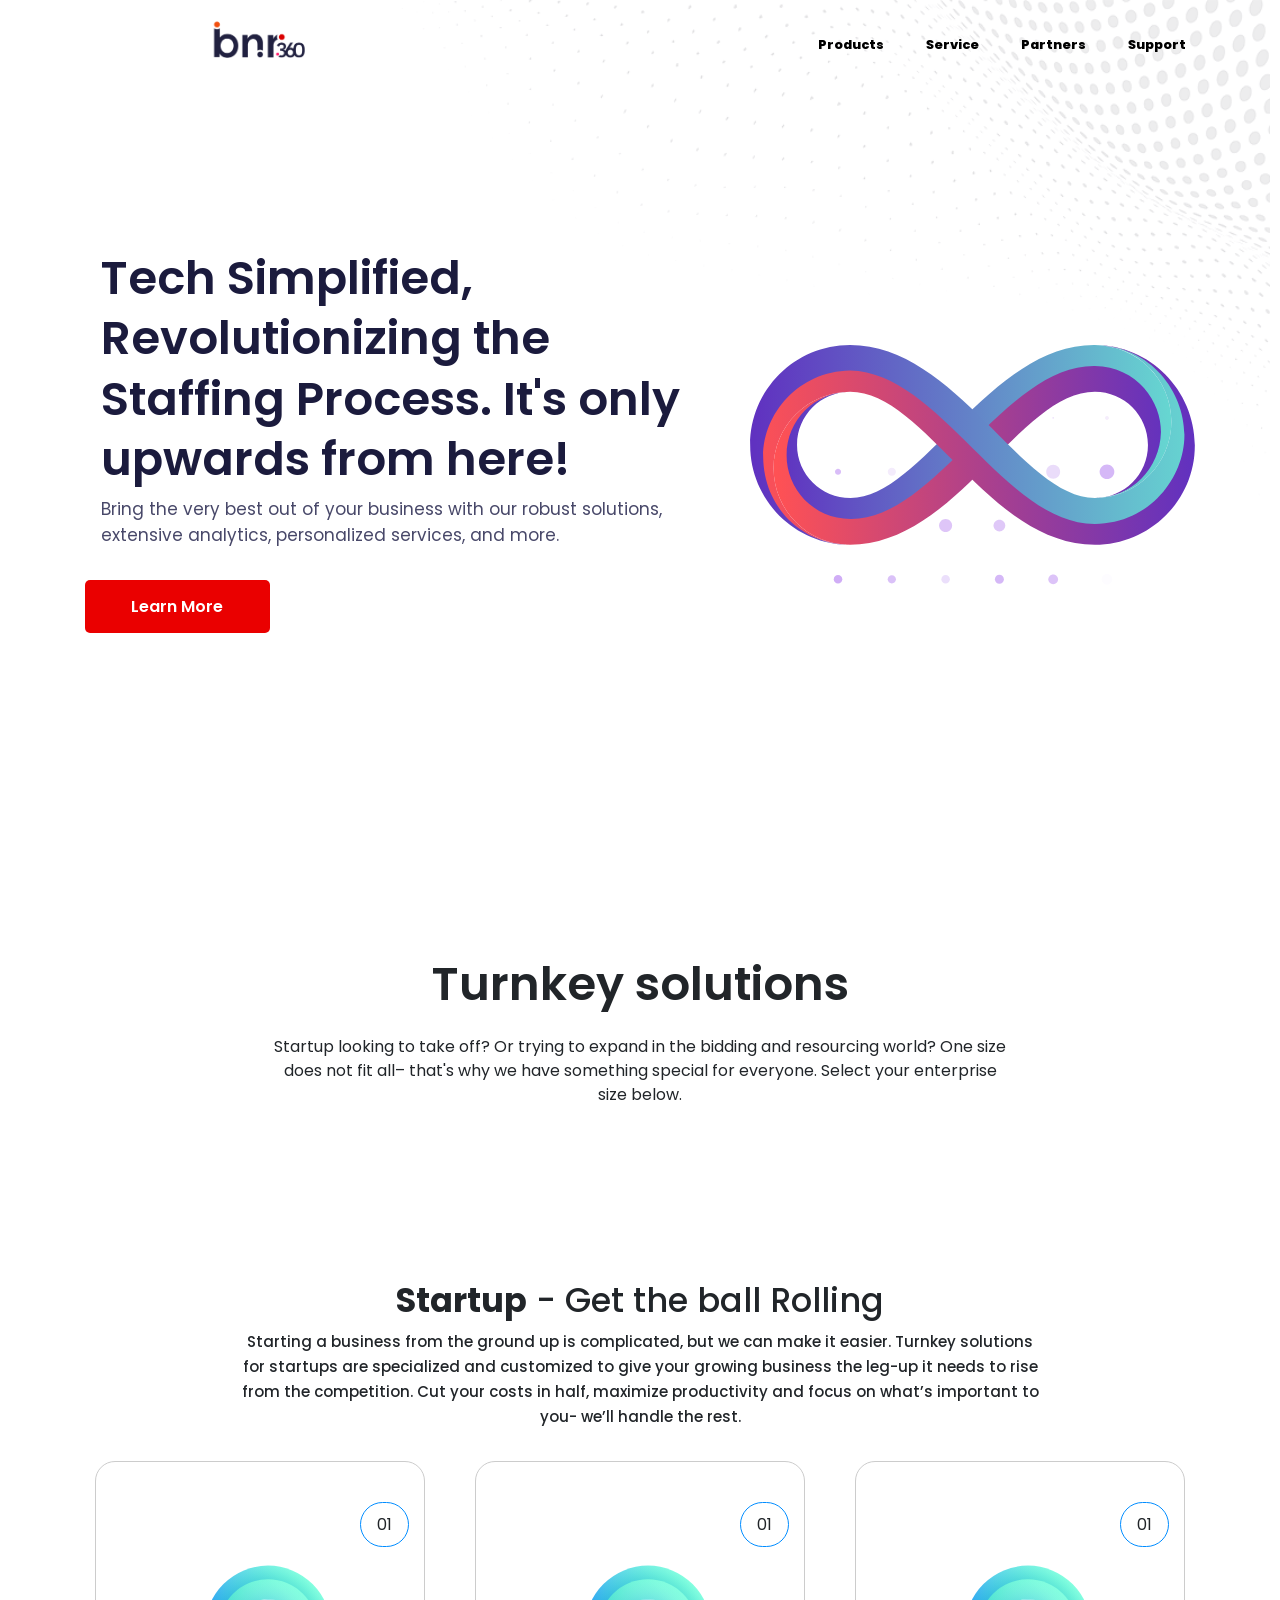
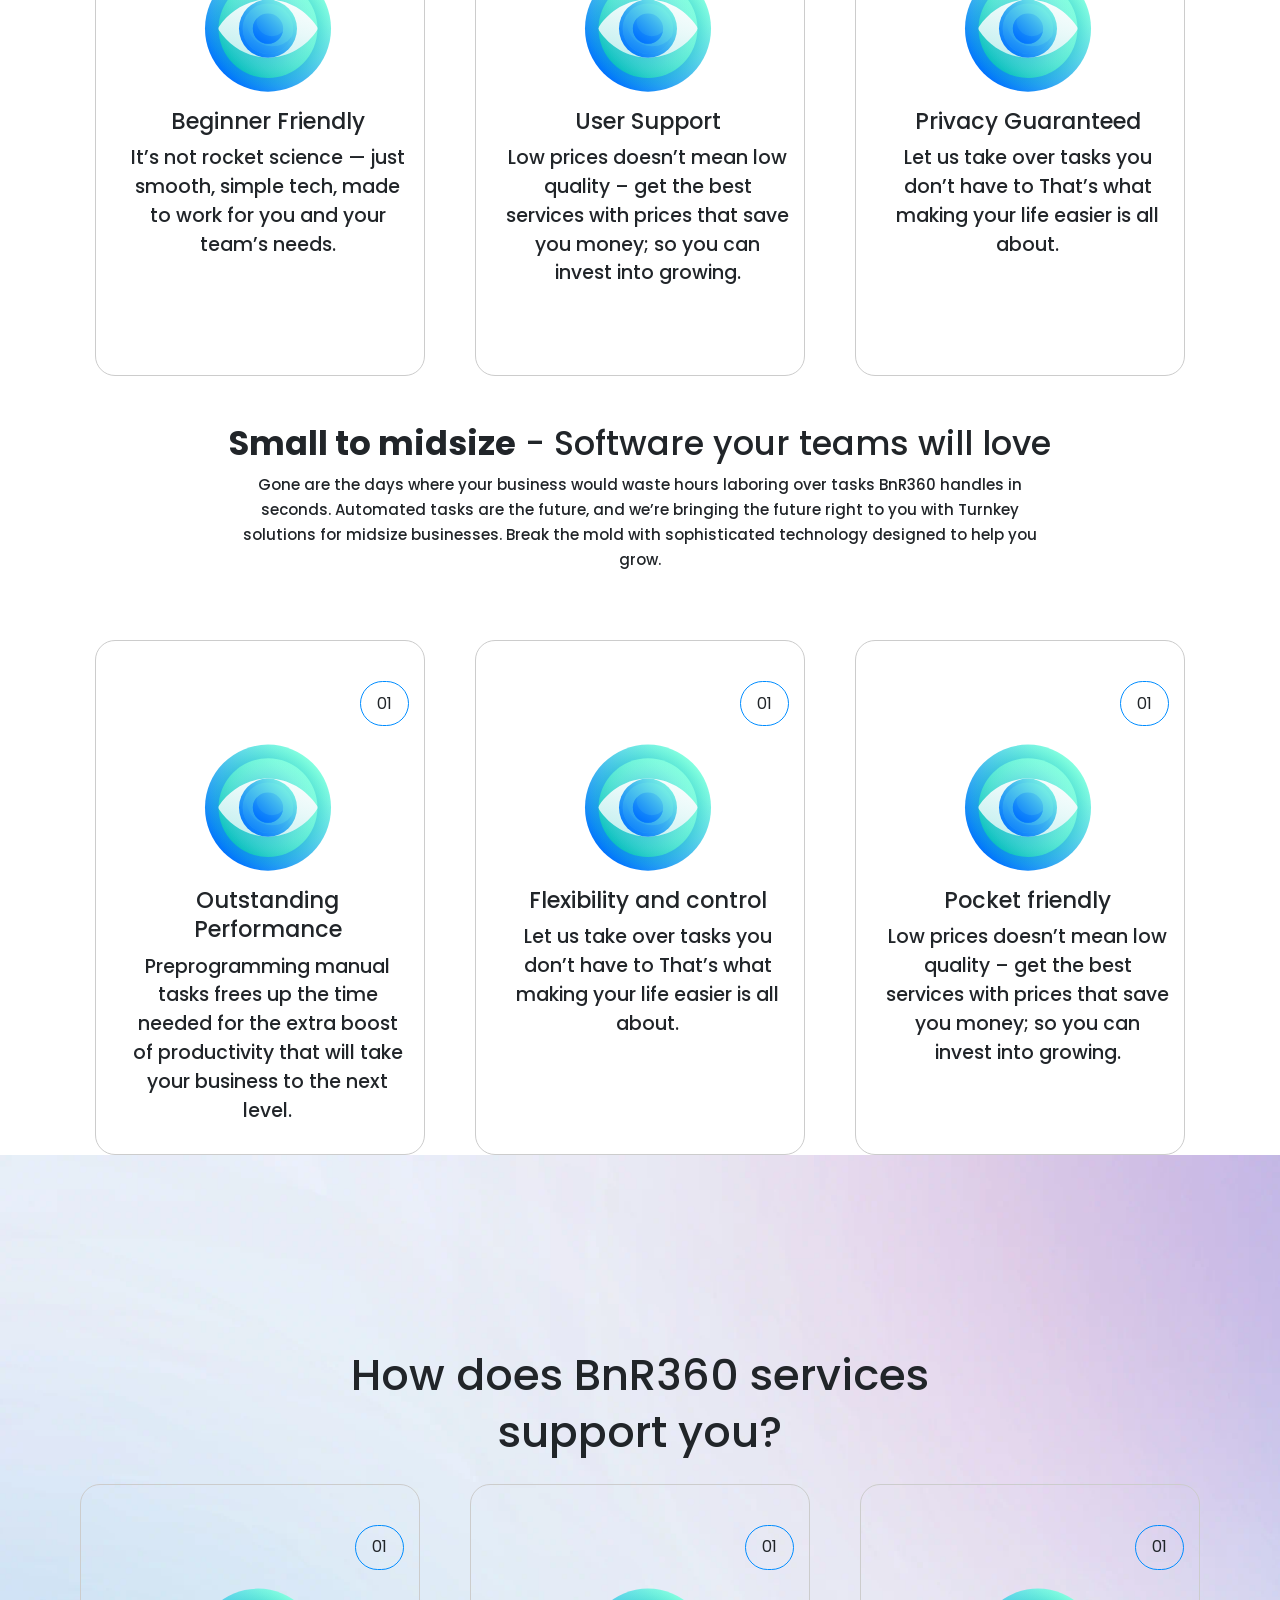
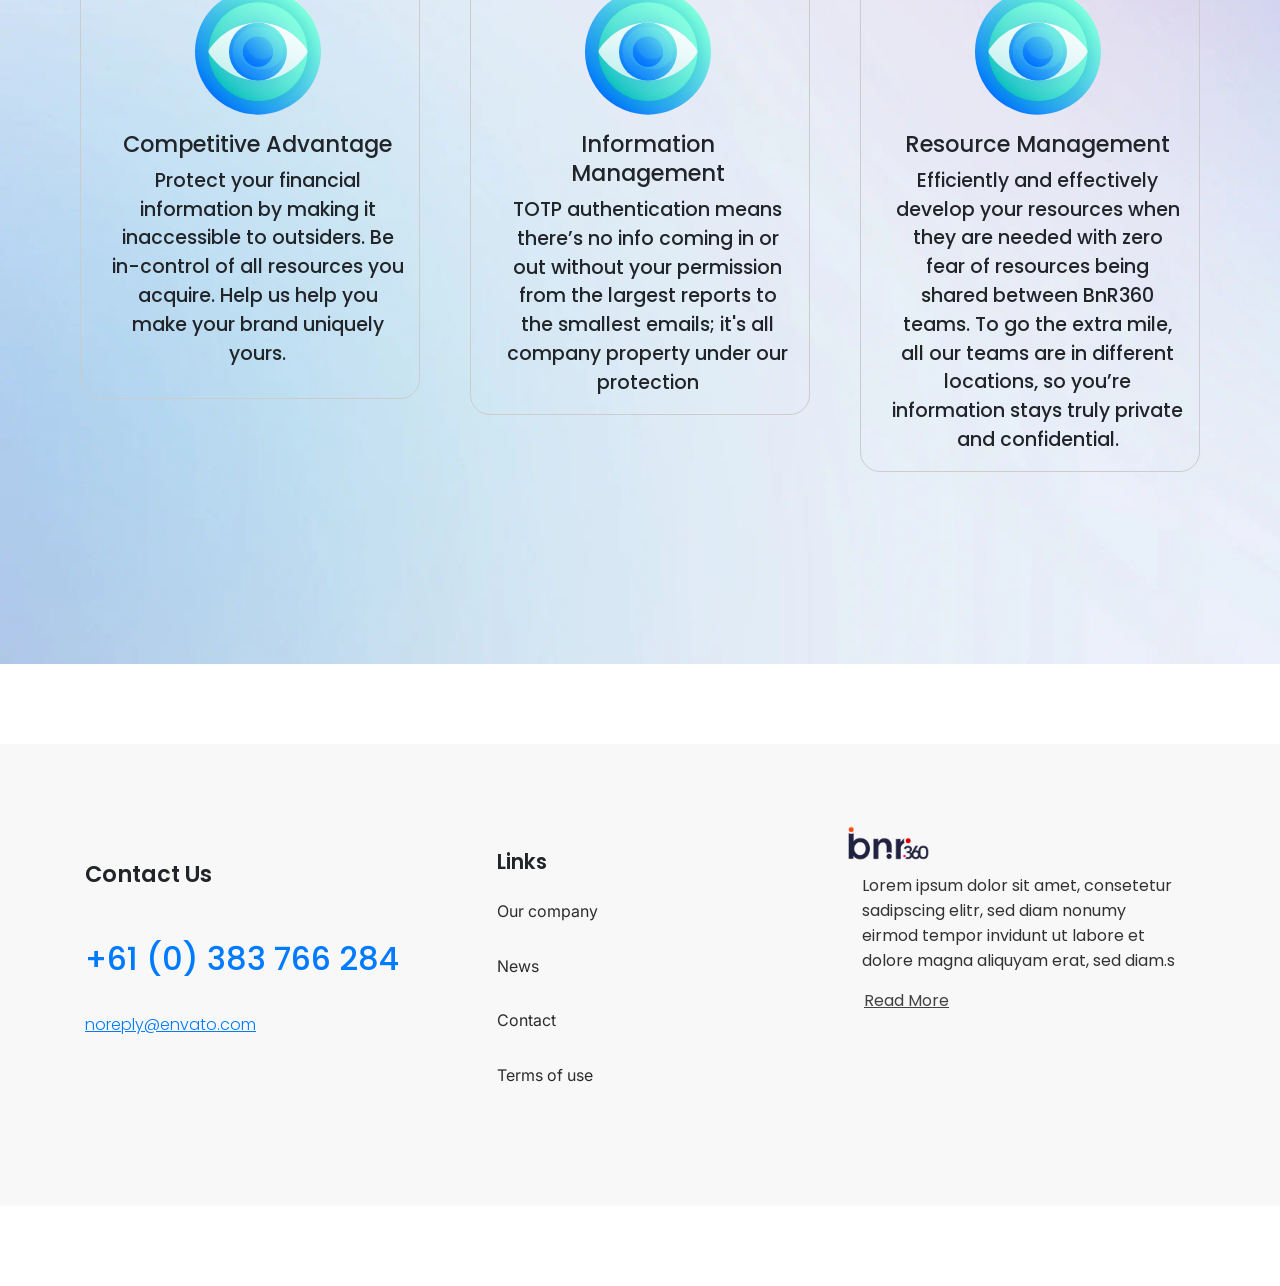
<file: pages/trunkey-solutions.html>
<!DOCTYPE html>
<html lang="en">
<head>
    <meta charset="UTF-8">
    <meta http-equiv="X-UA-Compatible" content="IE=edge">
    <meta name="viewport" content="width=device-width, initial-scale=1.0">
    <title>Turnkey Solutions</title>
    <link rel="stylesheet" href="../css/style.css">
    <link rel="stylesheet" href="../css/animate.css">
    <link rel="stylesheet" href="../css/bootstrap.min.css">
    <link rel="stylesheet" href="../css/hover-min.css">
    <link rel="stylesheet" href="../css/slick-theme.css">
    <link rel="stylesheet" href="../css/slick.css">
</head>
<body>

    <header class="header">
        <div class="container">
            <div class="row align-items-center">
                <div class="col-lg-4">
                    <div class="logo">
                        <a href="../index.html">
                            <img src="../images/logo.png" alt="Logo" class="imgFluid">
                        </a>
                    </div>
                </div>
                <div class="col-lg-8">

                    <nav class="nav-list">
                        <ul>
                            <li class="nav-links">
                                <a href="#">Products</a>
                                <ul class="nav-items-wrapper">
                                    <li class="nav-items"><a href="#">ERP</a></li>
                                
                                </ul>
                            </li>
                            <li class="nav-links">
                                <a href="#">Service</a>
                                <ul class="nav-items-wrapper">
                                    <li class="nav-items"><a href="./trunkey-solutions.html">Turnkey solution</a></li>
                                    <li class="nav-items"><a href="./enterprise.html">Enterprise</a></li>
                                    <li class="nav-items"><a href="./pay-per-need.html">PayperNeed</a></li>
                                </ul>
                            </li>
                            <li class="nav-links">
                                <a href="#">Partners</a>
                                <ul class="nav-items-wrapper">
                                    <li class="nav-items"><a href="#">Affiliate Program</a></li>
                                    <li class="nav-items"><a href="#">Financial Partner</a></li>
                                </ul>
                            </li>
                            <li class="nav-links">
                                <a href="#">Support</a>
                                <ul class="nav-items-wrapper">
                                    <li class="nav-items"><a href="#">Help Center</a></li>
                                    <li class="nav-items"><a href="#">Contact us</a></li>
                                    <li class="nav-items"><a href="#">FAQs</a></li>
                                    <li class="nav-items"><a href="#">Blogs</a></li>
                                </ul>
                            </li>
   
                        </ul>

                    </nav>


               
                </div>
            </div>
        </div>
    </header>

    <!-- Hero Section -->
    
    
<div class='banner'>
    <div class='container'>
        <div class='row align-items-center'>
            <div class='col-12 col-lg-7 wow fadeInDown'>
                <div class='banner__content'>

                    <h1>
                        Tech Simplified, Revolutionizing the Staffing Process. It's only upwards from here!
                    </h1>
                    <p>Bring the very best out of your business with our robust solutions, extensive analytics, personalized services, and more. </p>
                    <a href='#' class='themeBtn'>Learn More</a>
                    <!-- <a href="#" class="themeBtn">Pricing plans</a> -->
                </div>
            </div>
            <div class='col-12 col-lg-5'>

                <div class="mcb-wrap-inner">
                    <div class="column mcb-column mcb-item-93625f93f one tablet-one mobile-four-fifth column_lottie">
                        <div class="mcb-column-inner mcb-item-lottie-inner">
                            <div class="mfn-lottie-wrapper">
                                <div id="mfn_lottie_0_14" class="lottie"><svg xmlns="http://www.w3.org/2000/svg" viewBox="0 0 586 400" width="586" height="400" preserveAspectRatio="xMidYMid meet" style="width: 100%; height: 100%; transform: translate3d(0px, 0px, 0px); content-visibility: visible;">
                                        <defs>
                                            <clipPath id="__lottie_element_6">
                                                <rect width="586" height="400" x="0" y="0"></rect>
                                            </clipPath>
                                            <linearGradient id="__lottie_element_10" spreadMethod="pad" gradientUnits="userSpaceOnUse" x1="-289.2019958496094" y1="0" x2="295.97900390625" y2="0">
                                                <stop offset="0%" stop-color="rgb(96,49,192)"></stop>
                                                <stop offset="50%" stop-color="rgb(99,132,200)"></stop>
                                                <stop offset="100%" stop-color="rgb(102,215,209)"></stop>
                                            </linearGradient>
                                            <linearGradient id="__lottie_element_14" spreadMethod="pad" gradientUnits="userSpaceOnUse" x1="-290.5660095214844" y1="0" x2="295.2829895019531" y2="0">
                                                <stop offset="0%" stop-color="rgb(255,81,84)"></stop>
                                                <stop offset="50%" stop-color="rgb(175,65,138)"></stop>
                                                <stop offset="100%" stop-color="rgb(96,49,192)"></stop>
                                            </linearGradient>
                                            <linearGradient id="__lottie_element_18" spreadMethod="pad" gradientUnits="userSpaceOnUse" x1="-289.2019958496094" y1="0" x2="295.97900390625" y2="0">
                                                <stop offset="0%" stop-color="rgb(96,49,192)"></stop>
                                                <stop offset="50%" stop-color="rgb(99,132,200)"></stop>
                                                <stop offset="100%" stop-color="rgb(102,215,209)"></stop>
                                            </linearGradient>
                                            <linearGradient id="__lottie_element_22" spreadMethod="pad" gradientUnits="userSpaceOnUse" x1="-258.75299072265625" y1="1.475000023841858" x2="263.82000732421875" y2="0">
                                                <stop offset="0%" stop-color="rgb(255,81,84)"></stop>
                                                <stop offset="50%" stop-color="rgb(175,65,138)"></stop>
                                                <stop offset="100%" stop-color="rgb(96,49,192)"></stop>
                                            </linearGradient>
                                            <linearGradient id="__lottie_element_26" spreadMethod="pad" gradientUnits="userSpaceOnUse" x1="-259.6910095214844" y1="0" x2="262.13800048828125" y2="0">
                                                <stop offset="0%" stop-color="rgb(96,49,192)"></stop>
                                                <stop offset="50%" stop-color="rgb(99,132,200)"></stop>
                                                <stop offset="100%" stop-color="rgb(102,215,209)"></stop>
                                            </linearGradient>
                                            <linearGradient id="__lottie_element_30" spreadMethod="pad" gradientUnits="userSpaceOnUse" x1="-258.75299072265625" y1="1.475000023841858" x2="263.82000732421875" y2="0">
                                                <stop offset="0%" stop-color="rgb(255,81,84)"></stop>
                                                <stop offset="50%" stop-color="rgb(175,65,138)"></stop>
                                                <stop offset="100%" stop-color="rgb(96,49,192)"></stop>
                                            </linearGradient>
                                            <clipPath id="__lottie_element_32">
                                                <path d="M0,0 L400,0 L400,400 L0,400z"></path>
                                            </clipPath>
                                        </defs>
                                        <g clip-path="url(#__lottie_element_6)">
                                            <g clip-path="url(#__lottie_element_32)" transform="matrix(1.7000000476837158,0,0,1.7000000476837158,-47,-140)" opacity="1" style="display: block;">
                                                <g transform="matrix(0,0,0,0,95.83300018310547,95.83300018310547)" opacity="1" style="display: block;">
                                                    <g opacity="1" transform="matrix(1,0,0,1,20.83300018310547,20.83300018310547)">
                                                        <path fill="rgb(215,188,248)" fill-opacity="1" d=" M0,4.166999816894531 C2.3010001182556152,4.166999816894531 4.166999816894531,2.3010001182556152 4.166999816894531,0 C4.166999816894531,-2.302000045776367 2.3010001182556152,-4.166999816894531 0,-4.166999816894531 C-2.302000045776367,-4.166999816894531 -4.166999816894531,-2.302000045776367 -4.166999816894531,0 C-4.166999816894531,2.3010001182556152 -2.302000045776367,4.166999816894531 0,4.166999816894531z">
                                                        </path>
                                                    </g>
                                                </g>
                                                <g transform="matrix(0,0,0,0,137.5019989013672,95.83300018310547)" opacity="1" style="display: block;">
                                                    <g opacity="1" transform="matrix(1,0,0,1,62.50199890136719,20.83300018310547)">
                                                        <path fill="rgb(237,225,251)" fill-opacity="1" d=" M0,4.166999816894531 C2.3010001182556152,4.166999816894531 4.166999816894531,2.3010001182556152 4.166999816894531,0 C4.166999816894531,-2.302000045776367 2.3010001182556152,-4.166999816894531 0,-4.166999816894531 C-2.302000045776367,-4.166999816894531 -4.166999816894531,-2.302000045776367 -4.166999816894531,0 C-4.166999816894531,2.3010001182556152 -2.302000045776367,4.166999816894531 0,4.166999816894531z">
                                                        </path>
                                                    </g>
                                                </g>
                                                <g transform="matrix(0,0,0,0,179.16700744628906,95.83300018310547)" opacity="1" style="display: block;">
                                                    <g opacity="1" transform="matrix(1,0,0,1,104.16699981689453,20.83300018310547)">
                                                        <path fill="rgb(231,212,249)" fill-opacity="1" d=" M0,4.166999816894531 C2.302000045776367,4.166999816894531 4.166999816894531,2.3010001182556152 4.166999816894531,0 C4.166999816894531,-2.302000045776367 2.302000045776367,-4.166999816894531 0,-4.166999816894531 C-2.3010001182556152,-4.166999816894531 -4.166999816894531,-2.302000045776367 -4.166999816894531,0 C-4.166999816894531,2.3010001182556152 -2.3010001182556152,4.166999816894531 0,4.166999816894531z">
                                                        </path>
                                                    </g>
                                                </g>
                                                <g transform="matrix(0,0,0,0,220.83299255371094,95.83300018310547)" opacity="1" style="display: block;">
                                                    <g opacity="1" transform="matrix(1,0,0,1,145.83299255371094,20.83300018310547)">
                                                        <path fill="rgb(246,239,252)" fill-opacity="1" d=" M0,4.166999816894531 C2.3010001182556152,4.166999816894531 4.166999816894531,2.3010001182556152 4.166999816894531,0 C4.166999816894531,-2.302000045776367 2.3010001182556152,-4.166999816894531 0,-4.166999816894531 C-2.302000045776367,-4.166999816894531 -4.166999816894531,-2.302000045776367 -4.166999816894531,0 C-4.166999816894531,2.3010001182556152 -2.302000045776367,4.166999816894531 0,4.166999816894531z">
                                                        </path>
                                                    </g>
                                                </g>
                                                <g transform="matrix(0,0,0,0,262.5010070800781,95.83300018310547)" opacity="1" style="display: block;">
                                                    <g opacity="1" transform="matrix(1,0,0,1,187.50100708007812,20.83300018310547)">
                                                        <path fill="rgb(230,211,249)" fill-opacity="1" d=" M0,4.166999816894531 C2.3010001182556152,4.166999816894531 4.168000221252441,2.3010001182556152 4.168000221252441,0 C4.168000221252441,-2.302000045776367 2.3010001182556152,-4.166999816894531 0,-4.166999816894531 C-2.302000045776367,-4.166999816894531 -4.168000221252441,-2.302000045776367 -4.168000221252441,0 C-4.168000221252441,2.3010001182556152 -2.302000045776367,4.166999816894531 0,4.166999816894531z">
                                                        </path>
                                                    </g>
                                                </g>
                                                <g transform="matrix(0,0,0,0,304.1669921875,95.83300018310547)" opacity="1" style="display: block;">
                                                    <g opacity="1" transform="matrix(1,0,0,1,229.16700744628906,20.83300018310547)">
                                                        <path fill="rgb(233,218,250)" fill-opacity="1" d=" M0,4.166999816894531 C2.302000045776367,4.166999816894531 4.166999816894531,2.3010001182556152 4.166999816894531,0 C4.166999816894531,-2.302000045776367 2.302000045776367,-4.166999816894531 0,-4.166999816894531 C-2.3010001182556152,-4.166999816894531 -4.166999816894531,-2.302000045776367 -4.166999816894531,0 C-4.166999816894531,2.3010001182556152 -2.3010001182556152,4.166999816894531 0,4.166999816894531z">
                                                        </path>
                                                    </g>
                                                </g>
                                                <g transform="matrix(0,0,0,0,95.83300018310547,137.50100708007812)" opacity="1" style="display: block;">
                                                    <g opacity="1" transform="matrix(1,0,0,1,20.83300018310547,62.500999450683594)">
                                                        <path fill="rgb(235,222,250)" fill-opacity="1" d=" M0,4.168000221252441 C2.3010001182556152,4.168000221252441 4.166999816894531,2.302000045776367 4.166999816894531,0.0010000000474974513 C4.166999816894531,-2.3010001182556152 2.3010001182556152,-4.168000221252441 0,-4.168000221252441 C-2.302000045776367,-4.168000221252441 -4.166999816894531,-2.3010001182556152 -4.166999816894531,0.0010000000474974513 C-4.166999816894531,2.302000045776367 -2.302000045776367,4.168000221252441 0,4.168000221252441z">
                                                        </path>
                                                    </g>
                                                </g>
                                                <g transform="matrix(0,0,0,0,137.5019989013672,137.50100708007812)" opacity="1" style="display: block;">
                                                    <g opacity="1" transform="matrix(1,0,0,1,62.50199890136719,62.500999450683594)">
                                                        <path fill="rgb(202,167,245)" fill-opacity="1" d=" M0,4.168000221252441 C2.3010001182556152,4.168000221252441 4.166999816894531,2.302000045776367 4.166999816894531,0.0010000000474974513 C4.166999816894531,-2.3010001182556152 2.3010001182556152,-4.168000221252441 0,-4.168000221252441 C-2.302000045776367,-4.168000221252441 -4.166999816894531,-2.3010001182556152 -4.166999816894531,0.0010000000474974513 C-4.166999816894531,2.302000045776367 -2.302000045776367,4.168000221252441 0,4.168000221252441z">
                                                        </path>
                                                    </g>
                                                </g>
                                                <g transform="matrix(0,0,0,0,179.16700744628906,137.50100708007812)" opacity="1" style="display: block;">
                                                    <g opacity="1" transform="matrix(1,0,0,1,104.16699981689453,62.500999450683594)">
                                                        <path fill="rgb(255,253,255)" fill-opacity="1" d=" M0,4.168000221252441 C2.302000045776367,4.168000221252441 4.166999816894531,2.302000045776367 4.166999816894531,0.0010000000474974513 C4.166999816894531,-2.3010001182556152 2.302000045776367,-4.168000221252441 0,-4.168000221252441 C-2.3010001182556152,-4.168000221252441 -4.166999816894531,-2.3010001182556152 -4.166999816894531,0.0010000000474974513 C-4.166999816894531,2.302000045776367 -2.3010001182556152,4.168000221252441 0,4.168000221252441z">
                                                        </path>
                                                    </g>
                                                </g>
                                                <g transform="matrix(0,0,0,0,220.83299255371094,137.50100708007812)" opacity="1" style="display: block;">
                                                    <g opacity="1" transform="matrix(1,0,0,1,145.83299255371094,62.500999450683594)">
                                                        <path fill="rgb(225,205,249)" fill-opacity="1" d=" M0,4.168000221252441 C2.3010001182556152,4.168000221252441 4.166999816894531,2.302000045776367 4.166999816894531,0.0010000000474974513 C4.166999816894531,-2.3010001182556152 2.3010001182556152,-4.168000221252441 0,-4.168000221252441 C-2.302000045776367,-4.168000221252441 -4.166999816894531,-2.3010001182556152 -4.166999816894531,0.0010000000474974513 C-4.166999816894531,2.302000045776367 -2.302000045776367,4.168000221252441 0,4.168000221252441z">
                                                        </path>
                                                    </g>
                                                </g>
                                                <g transform="matrix(0,0,0,0,262.5010070800781,137.50100708007812)" opacity="1" style="display: block;">
                                                    <g opacity="1" transform="matrix(1,0,0,1,187.50100708007812,62.500999450683594)">
                                                        <path fill="rgb(202,166,245)" fill-opacity="1" d=" M0,4.168000221252441 C2.3010001182556152,4.168000221252441 4.168000221252441,2.302000045776367 4.168000221252441,0.0010000000474974513 C4.168000221252441,-2.3010001182556152 2.3010001182556152,-4.168000221252441 0,-4.168000221252441 C-2.302000045776367,-4.168000221252441 -4.168000221252441,-2.3010001182556152 -4.168000221252441,0.0010000000474974513 C-4.168000221252441,2.302000045776367 -2.302000045776367,4.168000221252441 0,4.168000221252441z">
                                                        </path>
                                                    </g>
                                                </g>
                                                <g transform="matrix(0,0,0,0,304.1669921875,137.50100708007812)" opacity="1" style="display: block;">
                                                    <g opacity="1" transform="matrix(1,0,0,1,229.16700744628906,62.500999450683594)">
                                                        <path fill="rgb(239,230,251)" fill-opacity="1" d=" M0,4.168000221252441 C2.302000045776367,4.168000221252441 4.166999816894531,2.302000045776367 4.166999816894531,0.0010000000474974513 C4.166999816894531,-2.3010001182556152 2.302000045776367,-4.168000221252441 0,-4.168000221252441 C-2.3010001182556152,-4.168000221252441 -4.166999816894531,-2.3010001182556152 -4.166999816894531,0.0010000000474974513 C-4.166999816894531,2.302000045776367 -2.3010001182556152,4.168000221252441 0,4.168000221252441z">
                                                        </path>
                                                    </g>
                                                </g>
                                                <g transform="matrix(0,0,0,0,95.83300018310547,179.16700744628906)" opacity="1" style="display: block;">
                                                    <g opacity="1" transform="matrix(1,0,0,1,20.83300018310547,104.16699981689453)">
                                                        <path fill="rgb(213,184,247)" fill-opacity="1" d=" M0,4.166999816894531 C2.3010001182556152,4.166999816894531 4.166999816894531,2.302000045776367 4.166999816894531,0 C4.166999816894531,-2.3010001182556152 2.3010001182556152,-4.166999816894531 0,-4.166999816894531 C-2.302000045776367,-4.166999816894531 -4.166999816894531,-2.3010001182556152 -4.166999816894531,0 C-4.166999816894531,2.302000045776367 -2.302000045776367,4.166999816894531 0,4.166999816894531z">
                                                        </path>
                                                    </g>
                                                </g>
                                                <g transform="matrix(0,0,0,0,137.5019989013672,179.16700744628906)" opacity="1" style="display: block;">
                                                    <g opacity="1" transform="matrix(1,0,0,1,62.50199890136719,104.16699981689453)">
                                                        <path fill="rgb(208,174,246)" fill-opacity="1" d=" M0,4.166999816894531 C2.3010001182556152,4.166999816894531 4.166999816894531,2.302000045776367 4.166999816894531,0 C4.166999816894531,-2.3010001182556152 2.3010001182556152,-4.166999816894531 0,-4.166999816894531 C-2.302000045776367,-4.166999816894531 -4.166999816894531,-2.3010001182556152 -4.166999816894531,0 C-4.166999816894531,2.302000045776367 -2.302000045776367,4.166999816894531 0,4.166999816894531z">
                                                        </path>
                                                    </g>
                                                </g>
                                                <g transform="matrix(0,0,0,0,179.16700744628906,179.16700744628906)" opacity="1" style="display: block;">
                                                    <g opacity="1" transform="matrix(1,0,0,1,104.16699981689453,104.16699981689453)">
                                                        <path fill="rgb(225,205,249)" fill-opacity="1" d=" M0,4.166999816894531 C2.302000045776367,4.166999816894531 4.166999816894531,2.302000045776367 4.166999816894531,0 C4.166999816894531,-2.3010001182556152 2.302000045776367,-4.166999816894531 0,-4.166999816894531 C-2.3010001182556152,-4.166999816894531 -4.166999816894531,-2.3010001182556152 -4.166999816894531,0 C-4.166999816894531,2.302000045776367 -2.3010001182556152,4.166999816894531 0,4.166999816894531z">
                                                        </path>
                                                    </g>
                                                </g>
                                                <g transform="matrix(0,0,0,0,220.83299255371094,179.16700744628906)" opacity="1" style="display: block;">
                                                    <g opacity="1" transform="matrix(1,0,0,1,145.83299255371094,104.16699981689453)">
                                                        <path fill="rgb(250,248,253)" fill-opacity="1" d=" M0,4.166999816894531 C2.3010001182556152,4.166999816894531 4.166999816894531,2.302000045776367 4.166999816894531,0 C4.166999816894531,-2.3010001182556152 2.3010001182556152,-4.166999816894531 0,-4.166999816894531 C-2.302000045776367,-4.166999816894531 -4.166999816894531,-2.3010001182556152 -4.166999816894531,0 C-4.166999816894531,2.302000045776367 -2.302000045776367,4.166999816894531 0,4.166999816894531z">
                                                        </path>
                                                    </g>
                                                </g>
                                                <g transform="matrix(0.15946723520755768,0,0,0.15946723520755768,232.60073852539062,162.5557861328125)" opacity="1" style="display: block;">
                                                    <g opacity="1" transform="matrix(1,0,0,1,187.50100708007812,104.16699981689453)">
                                                        <path fill="rgb(237,224,251)" fill-opacity="1" d=" M0,4.166999816894531 C2.3010001182556152,4.166999816894531 4.168000221252441,2.302000045776367 4.168000221252441,0 C4.168000221252441,-2.3010001182556152 2.3010001182556152,-4.166999816894531 0,-4.166999816894531 C-2.302000045776367,-4.166999816894531 -4.168000221252441,-2.3010001182556152 -4.168000221252441,0 C-4.168000221252441,2.302000045776367 -2.302000045776367,4.166999816894531 0,4.166999816894531z">
                                                        </path>
                                                    </g>
                                                </g>
                                                <g transform="matrix(0.35937127470970154,0,0,0.35937127470970154,221.81094360351562,141.7323760986328)" opacity="1" style="display: block;">
                                                    <g opacity="1" transform="matrix(1,0,0,1,229.16700744628906,104.16699981689453)">
                                                        <path fill="rgb(245,237,252)" fill-opacity="1" d=" M0,4.166999816894531 C2.302000045776367,4.166999816894531 4.166999816894531,2.302000045776367 4.166999816894531,0 C4.166999816894531,-2.3010001182556152 2.302000045776367,-4.166999816894531 0,-4.166999816894531 C-2.3010001182556152,-4.166999816894531 -4.166999816894531,-2.3010001182556152 -4.166999816894531,0 C-4.166999816894531,2.302000045776367 -2.3010001182556152,4.166999816894531 0,4.166999816894531z">
                                                        </path>
                                                    </g>
                                                </g>
                                                <g transform="matrix(0.559409499168396,0,0,0.559409499168396,84.17881774902344,139.25262451171875)" opacity="1" style="display: block;">
                                                    <g opacity="1" transform="matrix(1,0,0,1,20.83300018310547,145.83299255371094)">
                                                        <path fill="rgb(217,189,248)" fill-opacity="1" d=" M0,4.166999816894531 C2.3010001182556152,4.166999816894531 4.166999816894531,2.3010001182556152 4.166999816894531,0 C4.166999816894531,-2.302000045776367 2.3010001182556152,-4.166999816894531 0,-4.166999816894531 C-2.302000045776367,-4.166999816894531 -4.166999816894531,-2.302000045776367 -4.166999816894531,0 C-4.166999816894531,2.3010001182556152 -2.302000045776367,4.166999816894531 0,4.166999816894531z">
                                                        </path>
                                                    </g>
                                                </g>
                                                <g transform="matrix(0.7594192624092102,0,0,0.7594192624092102,90.03677368164062,110.08460998535156)" opacity="1" style="display: block;">
                                                    <g opacity="1" transform="matrix(1,0,0,1,62.50199890136719,145.83299255371094)">
                                                        <path fill="rgb(244,236,252)" fill-opacity="1" d=" M0,4.166999816894531 C2.3010001182556152,4.166999816894531 4.166999816894531,2.3010001182556152 4.166999816894531,0 C4.166999816894531,-2.302000045776367 2.3010001182556152,-4.166999816894531 0,-4.166999816894531 C-2.302000045776367,-4.166999816894531 -4.166999816894531,-2.302000045776367 -4.166999816894531,0 C-4.166999816894531,2.3010001182556152 -2.302000045776367,4.166999816894531 0,4.166999816894531z">
                                                        </path>
                                                    </g>
                                                </g>
                                                <g transform="matrix(0.9593232870101929,0,0,0.9593232870101929,79.23717498779297,80.9320068359375)" opacity="1" style="display: block;">
                                                    <g opacity="1" transform="matrix(1,0,0,1,104.16699981689453,145.83299255371094)">
                                                        <path fill="rgb(211,181,247)" fill-opacity="1" d=" M0,4.166999816894531 C2.302000045776367,4.166999816894531 4.166999816894531,2.3010001182556152 4.166999816894531,0 C4.166999816894531,-2.302000045776367 2.302000045776367,-4.166999816894531 0,-4.166999816894531 C-2.3010001182556152,-4.166999816894531 -4.166999816894531,-2.302000045776367 -4.166999816894531,0 C-4.166999816894531,2.3010001182556152 -2.3010001182556152,4.166999816894531 0,4.166999816894531z">
                                                        </path>
                                                    </g>
                                                </g>
                                                <g transform="matrix(1.1492395401000977,0,0,1.1492395401000977,53.23594665527344,53.23594665527344)" opacity="1" style="display: block;">
                                                    <g opacity="1" transform="matrix(1,0,0,1,145.83299255371094,145.83299255371094)">
                                                        <path fill="rgb(225,205,249)" fill-opacity="1" d=" M0,4.166999816894531 C2.3010001182556152,4.166999816894531 4.166999816894531,2.3010001182556152 4.166999816894531,0 C4.166999816894531,-2.302000045776367 2.3010001182556152,-4.166999816894531 0,-4.166999816894531 C-2.302000045776367,-4.166999816894531 -4.166999816894531,-2.302000045776367 -4.166999816894531,0 C-4.166999816894531,2.3010001182556152 -2.302000045776367,4.166999816894531 0,4.166999816894531z">
                                                        </path>
                                                    </g>
                                                </g>
                                                <g transform="matrix(1.2910716533660889,0,0,1.2910716533660889,20.42376708984375,32.552154541015625)" opacity="1" style="display: block;">
                                                    <g opacity="1" transform="matrix(1,0,0,1,187.50100708007812,145.83299255371094)">
                                                        <path fill="rgb(234,220,250)" fill-opacity="1" d=" M0,4.166999816894531 C2.3010001182556152,4.166999816894531 4.168000221252441,2.3010001182556152 4.168000221252441,0 C4.168000221252441,-2.302000045776367 2.3010001182556152,-4.166999816894531 0,-4.166999816894531 C-2.302000045776367,-4.166999816894531 -4.168000221252441,-2.302000045776367 -4.168000221252441,0 C-4.168000221252441,2.3010001182556152 -2.302000045776367,4.166999816894531 0,4.166999816894531z">
                                                        </path>
                                                    </g>
                                                </g>
                                                <g transform="matrix(1.3669805526733398,0,0,1.3669805526733398,-9.099853515625,21.482131958007812)" opacity="1" style="display: block;">
                                                    <g opacity="1" transform="matrix(1,0,0,1,229.16700744628906,145.83299255371094)">
                                                        <path fill="rgb(213,184,247)" fill-opacity="1" d=" M0,4.166999816894531 C2.302000045776367,4.166999816894531 4.166999816894531,2.3010001182556152 4.166999816894531,0 C4.166999816894531,-2.302000045776367 2.302000045776367,-4.166999816894531 0,-4.166999816894531 C-2.3010001182556152,-4.166999816894531 -4.166999816894531,-2.302000045776367 -4.166999816894531,0 C-4.166999816894531,2.3010001182556152 -2.3010001182556152,4.166999816894531 0,4.166999816894531z">
                                                        </path>
                                                    </g>
                                                </g>
                                                <g transform="matrix(1.3726321458816528,0,0,1.3726321458816528,67.23695373535156,5.131103515625)" opacity="1" style="display: block;">
                                                    <g opacity="1" transform="matrix(1,0,0,1,20.83300018310547,187.50100708007812)">
                                                        <path fill="rgb(219,193,248)" fill-opacity="1" d=" M0,4.168000221252441 C2.3010001182556152,4.168000221252441 4.166999816894531,2.3010001182556152 4.166999816894531,0 C4.166999816894531,-2.302000045776367 2.3010001182556152,-4.168000221252441 0,-4.168000221252441 C-2.302000045776367,-4.168000221252441 -4.166999816894531,-2.302000045776367 -4.166999816894531,0 C-4.166999816894531,2.3010001182556152 -2.302000045776367,4.168000221252441 0,4.168000221252441z">
                                                        </path>
                                                    </g>
                                                </g>
                                                <g transform="matrix(1.3156033754348755,0,0,1.3156033754348755,55.27415466308594,15.824050903320312)" opacity="1" style="display: block;">
                                                    <g opacity="1" transform="matrix(1,0,0,1,62.50199890136719,187.50100708007812)">
                                                        <path fill="rgb(232,215,250)" fill-opacity="1" d=" M0,4.168000221252441 C2.3010001182556152,4.168000221252441 4.166999816894531,2.3010001182556152 4.166999816894531,0 C4.166999816894531,-2.302000045776367 2.3010001182556152,-4.168000221252441 0,-4.168000221252441 C-2.302000045776367,-4.168000221252441 -4.166999816894531,-2.302000045776367 -4.166999816894531,0 C-4.166999816894531,2.3010001182556152 -2.302000045776367,4.168000221252441 0,4.168000221252441z">
                                                        </path>
                                                    </g>
                                                </g>
                                                <g transform="matrix(1.2134453058242798,0,0,1.2134453058242798,52.76605224609375,34.978790283203125)" opacity="1" style="display: block;">
                                                    <g opacity="1" transform="matrix(1,0,0,1,104.16699981689453,187.50100708007812)">
                                                        <path fill="rgb(222,197,248)" fill-opacity="1" d=" M0,4.168000221252441 C2.302000045776367,4.168000221252441 4.166999816894531,2.3010001182556152 4.166999816894531,0 C4.166999816894531,-2.302000045776367 2.302000045776367,-4.168000221252441 0,-4.168000221252441 C-2.3010001182556152,-4.168000221252441 -4.166999816894531,-2.302000045776367 -4.166999816894531,0 C-4.166999816894531,2.3010001182556152 -2.3010001182556152,4.168000221252441 0,4.168000221252441z">
                                                        </path>
                                                    </g>
                                                </g>
                                                <g transform="matrix(1.088514804840088,0,0,1.088514804840088,62.09161376953125,58.40338134765625)" opacity="1" style="display: block;">
                                                    <g opacity="1" transform="matrix(1,0,0,1,145.83299255371094,187.50100708007812)">
                                                        <path fill="rgb(223,200,248)" fill-opacity="1" d=" M0,4.168000221252441 C2.3010001182556152,4.168000221252441 4.166999816894531,2.3010001182556152 4.166999816894531,0 C4.166999816894531,-2.302000045776367 2.3010001182556152,-4.168000221252441 0,-4.168000221252441 C-2.302000045776367,-4.168000221252441 -4.166999816894531,-2.302000045776367 -4.166999816894531,0 C-4.166999816894531,2.3010001182556152 -2.302000045776367,4.168000221252441 0,4.168000221252441z">
                                                        </path>
                                                    </g>
                                                </g>
                                                <g transform="matrix(0.9645851850509644,0,0,0.9645851850509644,81.64031982421875,81.64031982421875)" opacity="1" style="display: block;">
                                                    <g opacity="1" transform="matrix(1,0,0,1,187.50100708007812,187.50100708007812)">
                                                        <path fill="rgb(214,185,248)" fill-opacity="1" d=" M0,4.168000221252441 C2.3010001182556152,4.168000221252441 4.168000221252441,2.3010001182556152 4.168000221252441,0 C4.168000221252441,-2.302000045776367 2.3010001182556152,-4.168000221252441 0,-4.168000221252441 C-2.302000045776367,-4.168000221252441 -4.168000221252441,-2.302000045776367 -4.168000221252441,0 C-4.168000221252441,2.3010001182556152 -2.302000045776367,4.168000221252441 0,4.168000221252441z">
                                                        </path>
                                                    </g>
                                                </g>
                                                <g transform="matrix(0.8620096445083618,0,0,0.8620096445083618,106.62281799316406,100.87333679199219)" opacity="1" style="display: block;">
                                                    <g opacity="1" transform="matrix(1,0,0,1,229.16700744628906,187.50100708007812)">
                                                        <path fill="rgb(247,241,253)" fill-opacity="1" d=" M0,4.168000221252441 C2.302000045776367,4.168000221252441 4.166999816894531,2.3010001182556152 4.166999816894531,0 C4.166999816894531,-2.302000045776367 2.302000045776367,-4.168000221252441 0,-4.168000221252441 C-2.3010001182556152,-4.168000221252441 -4.166999816894531,-2.302000045776367 -4.166999816894531,0 C-4.166999816894531,2.3010001182556152 -2.3010001182556152,4.168000221252441 0,4.168000221252441z">
                                                        </path>
                                                    </g>
                                                </g>
                                                <g transform="matrix(0.7950060367584229,0,0,0.7950060367584229,79.27063751220703,121.97784423828125)" opacity="1" style="display: block;">
                                                    <g opacity="1" transform="matrix(1,0,0,1,20.83300018310547,229.16700744628906)">
                                                        <path fill="rgb(208,173,246)" fill-opacity="1" d=" M0,4.166999816894531 C2.3010001182556152,4.166999816894531 4.166999816894531,2.302000045776367 4.166999816894531,0 C4.166999816894531,-2.3010001182556152 2.3010001182556152,-4.166999816894531 0,-4.166999816894531 C-2.302000045776367,-4.166999816894531 -4.166999816894531,-2.3010001182556152 -4.166999816894531,0 C-4.166999816894531,2.302000045776367 -2.302000045776367,4.166999816894531 0,4.166999816894531z">
                                                        </path>
                                                    </g>
                                                </g>
                                                <g transform="matrix(0.7705247402191162,0,0,0.7705247402191162,89.34266662597656,127.58815002441406)" opacity="1" style="display: block;">
                                                    <g opacity="1" transform="matrix(1,0,0,1,62.50199890136719,229.16700744628906)">
                                                        <path fill="rgb(218,193,248)" fill-opacity="1" d=" M0,4.166999816894531 C2.3010001182556152,4.166999816894531 4.166999816894531,2.302000045776367 4.166999816894531,0 C4.166999816894531,-2.3010001182556152 2.3010001182556152,-4.166999816894531 0,-4.166999816894531 C-2.302000045776367,-4.166999816894531 -4.166999816894531,-2.3010001182556152 -4.166999816894531,0 C-4.166999816894531,2.302000045776367 -2.302000045776367,4.166999816894531 0,4.166999816894531z">
                                                        </path>
                                                    </g>
                                                </g>
                                                <g transform="matrix(0.7870997190475464,0,0,0.7870997190475464,97.17719268798828,123.78970336914062)" opacity="1" style="display: block;">
                                                    <g opacity="1" transform="matrix(1,0,0,1,104.16699981689453,229.16700744628906)">
                                                        <path fill="rgb(235,223,251)" fill-opacity="1" d=" M0,4.166999816894531 C2.302000045776367,4.166999816894531 4.166999816894531,2.302000045776367 4.166999816894531,0 C4.166999816894531,-2.3010001182556152 2.302000045776367,-4.166999816894531 0,-4.166999816894531 C-2.3010001182556152,-4.166999816894531 -4.166999816894531,-2.3010001182556152 -4.166999816894531,0 C-4.166999816894531,2.302000045776367 -2.3010001182556152,4.166999816894531 0,4.166999816894531z">
                                                        </path>
                                                    </g>
                                                </g>
                                                <g transform="matrix(0.8369390964508057,0,0,0.8369390964508057,98.7796630859375,112.3681640625)" opacity="1" style="display: block;">
                                                    <g opacity="1" transform="matrix(1,0,0,1,145.83299255371094,229.16700744628906)">
                                                        <path fill="rgb(213,184,247)" fill-opacity="1" d=" M0,4.166999816894531 C2.3010001182556152,4.166999816894531 4.166999816894531,2.302000045776367 4.166999816894531,0 C4.166999816894531,-2.3010001182556152 2.3010001182556152,-4.166999816894531 0,-4.166999816894531 C-2.302000045776367,-4.166999816894531 -4.166999816894531,-2.3010001182556152 -4.166999816894531,0 C-4.166999816894531,2.302000045776367 -2.302000045776367,4.166999816894531 0,4.166999816894531z">
                                                        </path>
                                                    </g>
                                                </g>
                                                <g transform="matrix(0.9076240062713623,0,0,0.9076240062713623,92.32058715820312,96.16950988769531)" opacity="1" style="display: block;">
                                                    <g opacity="1" transform="matrix(1,0,0,1,187.50100708007812,229.16700744628906)">
                                                        <path fill="rgb(220,195,248)" fill-opacity="1" d=" M0,4.166999816894531 C2.3010001182556152,4.166999816894531 4.168000221252441,2.302000045776367 4.168000221252441,0 C4.168000221252441,-2.3010001182556152 2.3010001182556152,-4.166999816894531 0,-4.166999816894531 C-2.302000045776367,-4.166999816894531 -4.168000221252441,-2.3010001182556152 -4.168000221252441,0 C-4.168000221252441,2.302000045776367 -2.302000045776367,4.166999816894531 0,4.166999816894531z">
                                                        </path>
                                                    </g>
                                                </g>
                                                <g transform="matrix(0.9847694635391235,0,0,0.9847694635391235,78.49032592773438,78.49032592773438)" opacity="1" style="display: block;">
                                                    <g opacity="1" transform="matrix(1,0,0,1,229.16700744628906,229.16700744628906)">
                                                        <path fill="rgb(253,252,255)" fill-opacity="1" d=" M0,4.166999816894531 C2.302000045776367,4.166999816894531 4.166999816894531,2.302000045776367 4.166999816894531,0 C4.166999816894531,-2.3010001182556152 2.302000045776367,-4.166999816894531 0,-4.166999816894531 C-2.3010001182556152,-4.166999816894531 -4.166999816894531,-2.3010001182556152 -4.166999816894531,0 C-4.166999816894531,2.302000045776367 -2.3010001182556152,4.166999816894531 0,4.166999816894531z">
                                                        </path>
                                                    </g>
                                                </g>
                                            </g>
                                            <g transform="matrix(1,0,0,1,-247,-340)" opacity="1" style="display: block;">
                                                <g opacity="1" transform="matrix(1,0,0,1,540,540)">
                                                    <path fill="url(#__lottie_element_30)" fill-opacity="1" d=" M161.38259887695312,-112.58870697021484 C34.359519958496094,-113.4156723022461 -51.35060501098633,88.92277526855469 -161.1511993408203,88.79129028320312 C-200.6992950439453,89.3835678100586 -240.5576934814453,56.59066390991211 -240.5730438232422,9.3694486618042 C-240.17799377441406,-39.24113082885742 -199.85450744628906,-70.18387603759766 -161.22799682617188,-69.8219985961914 C-216.83799743652344,-69.8219985961914 -261.91900634765625,-24.740999221801758 -261.91900634765625,30.868000030517578 C-261.91900634765625,86.47799682617188 -216.83799743652344,131.55799865722656 -161.22799682617188,131.55799865722656 C-20.535999298095703,131.55799865722656 61.547000885009766,-69.8219985961914 161.22900390625,-69.8219985961914 C199.79100036621094,-69.8219985961914 231.05099487304688,-38.56100082397461 231.05099487304688,0 C231.05099487304688,38.5620002746582 199.79100036621094,69.8219985961914 161.22900390625,69.8219985961914 C211.35894775390625,69.64628601074219 252.42083740234375,29.35238265991211 252.47274780273438,-21.344953536987305 C252.51637268066406,-70.12662506103516 213.58673095703125,-112.2099380493164 161.38259887695312,-112.58870697021484z">
                                                    </path>
                                                </g>
                                            </g>
                                            <g transform="matrix(1,0,0,1,-247,-340)" opacity="1" style="display: block;">
                                                <g opacity="1" transform="matrix(1,0,0,1,540,540)">
                                                    <path fill="url(#__lottie_element_26)" fill-opacity="1" d=" M161.22900390625,-131.55799865722656 C23.20792579650879,-132.7691650390625 -66.8091812133789,70.19662475585938 -160.6754608154297,69.96013641357422 C-199.23745727539062,69.86067962646484 -231.0500030517578,38.5620002746582 -231.0500030517578,0 C-231.0500030517578,-38.56100082397461 -199.7899932861328,-69.8219985961914 -161.22799682617188,-69.8219985961914 C-207.39617919921875,-69.78221893310547 -244.97312927246094,-32.34341049194336 -244.7902374267578,13.739232063293457 C-245.18032836914062,57.82709503173828 -209.4682159423828,97.54468536376953 -160.6754608154297,97.57673645019531 C-48.97196578979492,99.20230865478516 42.87277603149414,-105.97364807128906 161.22900390625,-103.94139862060547 C217.03524780273438,-103.21094512939453 248.9803924560547,-56.07046890258789 248.1797637939453,-16.990633010864258 C247.02993774414062,31.605510711669922 209.1615447998047,69.92034912109375 161.22900390625,69.8219985961914 C216.83900451660156,69.8219985961914 261.91900634765625,24.742000579833984 261.91900634765625,-30.868000030517578 C261.91900634765625,-86.47799682617188 216.8351287841797,-131.0634765625 161.22900390625,-131.55799865722656z">
                                                    </path>
                                                </g>
                                            </g>
                                            <g style="display: none;" transform="matrix(1,0,0,1,-247,-340)" opacity="1">
                                                <g opacity="1" transform="matrix(1,0,0,1,540,540)">
                                                    <path fill="url(#__lottie_element_22)" fill-opacity="1" d=" M161.22900390625,-131.55799865722656 C21.03946304321289,-131.58233642578125 -65.06575012207031,69.82952880859375 -161.21690368652344,69.82477569580078 C-199.77890014648438,69.8227767944336 -231.0500030517578,38.5620002746582 -231.0500030517578,0 C-231.0500030517578,-38.56100082397461 -199.7899932861328,-69.8219985961914 -161.22799682617188,-69.8219985961914 C-216.64828491210938,-69.82119750976562 -261.5785217285156,-24.89375114440918 -261.5748291015625,30.523841857910156 C-261.5826721191406,85.90233612060547 -216.68992614746094,130.8745880126953 -161.21690368652344,130.87522888183594 C-21.107345581054688,130.90789794921875 61.171791076660156,-70.54837036132812 161.22900390625,-70.50753784179688 C200.13748168945312,-70.49286651611328 231.41123962402344,-38.91280746459961 231.39515686035156,-0.3413819968700409 C231.37205505371094,38.42222595214844 199.97927856445312,69.823974609375 161.22900390625,69.8219985961914 C216.83900451660156,69.8219985961914 261.91900634765625,24.742000579833984 261.91900634765625,-30.868000030517578 C261.91900634765625,-86.47799682617188 216.83892822265625,-131.54806518554688 161.22900390625,-131.55799865722656z">
                                                    </path>
                                                </g>
                                            </g>
                                            <g transform="matrix(1,0,0,1,-247,-340)" opacity="1" style="display: block;">
                                                <g opacity="1" transform="matrix(1,0,0,1,540,540)">
                                                    <path fill="url(#__lottie_element_18)" fill-opacity="1" d=" M-161.22900390625,-131.55799865722656 C-20.9950008392334,-131.55799865722656 65.02999877929688,69.8219985961914 161.22799682617188,69.8219985961914 C216.83799743652344,69.8219985961914 261.9179992675781,24.742000579833984 261.9179992675781,-30.868000030517578 C261.9179992675781,-86.47799682617188 216.83799743652344,-131.55799865722656 161.22799682617188,-131.55799865722656 C228.92910766601562,-130.8489990234375 283.17578125,-77.90788269042969 283.41754150390625,-9.523045539855957 C283.5843505859375,53.255252838134766 232.9994354248047,112.18689727783203 161.22799682617188,112.51190948486328 C33.503238677978516,112.41728973388672 -45.09832000732422,-86.15802001953125 -161.22900390625,-88.86809539794922 C-226.5651092529297,-88.76917266845703 -271.80975341796875,-34.1064567565918 -271.4420471191406,21.498552322387695 C-270.8525390625,87.40634155273438 -216.83900451660156,131.55799865722656 -161.22900390625,131.55799865722656 C-233.88699340820312,131.55799865722656 -292.7869873046875,72.65799713134766 -292.7869873046875,0 C-292.7869873046875,-72.65699768066406 -233.88699340820312,-131.55799865722656 -161.22900390625,-131.55799865722656z">
                                                    </path>
                                                </g>
                                            </g>
                                            <g transform="matrix(1,0,0,1,-247,-340)" opacity="1" style="display: block;">
                                                <g opacity="1" transform="matrix(1,0,0,1,540,540)">
                                                    <path fill="url(#__lottie_element_14)" fill-opacity="1" d=" M-161.22900390625,-97.8530044555664 C-42.54685592651367,-95.8870620727539 42.082977294921875,104.45415496826172 161.22799682617188,104.07953643798828 C234.60882568359375,103.62535095214844 279.6446228027344,41.59891891479492 279.0467529296875,-13.739232063293457 C278.4439392089844,-69.34315490722656 235.99017333984375,-130.1446075439453 161.22799682617188,-131.55799865722656 C233.88600158691406,-131.55799865722656 292.3521423339844,-71.74143981933594 292.7869873046875,0 C293.2317810058594,72.65523529052734 233.88600158691406,131.55799865722656 161.22799682617188,131.55799865722656 C20.53499984741211,131.55799865722656 -61.54800033569336,-69.8219985961914 -161.22900390625,-69.8219985961914 C-216.83900451660156,-69.8219985961914 -261.91900634765625,-24.740999221801758 -261.91900634765625,30.868000030517578 C-261.91900634765625,86.47799682617188 -216.83900451660156,131.55799865722656 -161.22900390625,131.55799865722656 C-224.55624389648438,131.11154174804688 -274.9045715332031,82.377197265625 -275.6582336425781,16.023685455322266 C-276.1903381347656,-40.384742736816406 -229.66725158691406,-96.71587371826172 -161.22900390625,-97.8530044555664z">
                                                    </path>
                                                </g>
                                            </g>
                                            <g style="display: none;" transform="matrix(1,0,0,1,-247,-340)" opacity="1">
                                                <g opacity="1" transform="matrix(1,0,0,1,540,540)">
                                                    <path fill="url(#__lottie_element_10)" fill-opacity="1" d=" M-161.22900390625,-130.8807830810547 C-21.428028106689453,-130.84129333496094 64.56893920898438,70.5178451538086 161.22799682617188,70.51031494140625 C217.19505310058594,70.50119018554688 262.274169921875,25.08069610595703 262.26214599609375,-30.523841857910156 C262.2500305175781,-86.13372039794922 217.22280883789062,-131.52960205078125 161.22799682617188,-131.55799865722656 C233.88600158691406,-131.55799865722656 292.77825927734375,-72.63860321044922 292.7869873046875,0 C292.7959289550781,72.65794372558594 233.88600158691406,131.55799865722656 161.22799682617188,131.55799865722656 C20.53499984741211,131.55799865722656 -61.54800033569336,-69.8219985961914 -161.22900390625,-69.8219985961914 C-216.83900451660156,-69.8219985961914 -261.91900634765625,-24.740999221801758 -261.91900634765625,30.868000030517578 C-261.91900634765625,86.47799682617188 -216.83900451660156,131.55799865722656 -161.22900390625,131.55799865722656 C-233.69952392578125,131.5490264892578 -292.4277038574219,72.85327911376953 -292.4428405761719,0.32195374369621277 C-292.4535217285156,-72.00857543945312 -233.80221557617188,-130.85794067382812 -161.22900390625,-130.8807830810547z">
                                                    </path>
                                                </g>
                                            </g>
                                        </g>
                                    </svg></div>
                            </div>
                        </div>
                    </div>
                </div>
            </div>
        </div>
    </div>
</div>

<section class="ullam ullam--1">
    <div class="container">
        <div class="row">

            <div class="col-lg-10 mx-auto">
                <div class="ullam__content text-center">
                    <h3>
                        Turnkey solutions </span>
                    </h3>
                    <p>
                        Startup looking to take off? Or trying to expand in the bidding and resourcing world? One size does not fit all– that's why we have something special for everyone. Select your enterprise size below. 
                    </p>

                </div>
            </div>
       
        </div>
</section>
<section class="turnkeycontent">
<div class="container">
    <div class="row">
        <div class="col-lg-10 mx-auto">
            <div class="turnkeycontent__title text-center">
                <h3>
                    <strong>Startup</strong> - <span>Get the ball Rolling</span>
                </h3>
                <p>
                    Starting a business from the ground up is complicated, but we can make it easier. Turnkey solutions for startups are specialized and customized to give your growing business the leg-up it needs to rise from the competition. Cut your costs in half, maximize productivity and focus on what’s important to you- we’ll handle the rest.
                </p>
            </div>
        </div>
    </div>
    <div class="row mt-3">
        <div class="col-lg-4  wow fadeInLeftBig">
            <div class="ullamcard text-center">
                <div class="ullamcard__span">
                    <span>01</span>
                </div>
                <div class="ullamcard__img">
                    <img src="../images/eye.svg" alt="Images" class="imgFluid">
                </div>
                <div class="ullamcard__content ullamcard__content--1  text-center">
                    <h4>
                        Beginner Friendly
                    </h4>
                    <p>
                        It’s not rocket science — just smooth, simple tech, made to work for you and your team’s needs.  
                    </p>
                 
                </div>
            </div>
       
    </div>
        <div class="col-lg-4  wow fadeInLeftBig">
            <div class="ullamcard text-center">
                <div class="ullamcard__span">
                    <span>01</span>
                </div>
                <div class="ullamcard__img">
                    <img src="../images/eye.svg" alt="Images" class="imgFluid">
                </div>
                <div class="ullamcard__content ullamcard__content--1  text-center">
                    <h4>
                       User Support   
                    </h4>
                    <p>
                        Low prices doesn’t mean low quality – get the best services with prices that save you money; so you can invest into growing.  
                    </p>
                 
                </div>
            </div>
       
    </div>
        <div class="col-lg-4  wow fadeInLeftBig">
            <div class="ullamcard text-center">
                <div class="ullamcard__span">
                    <span>01</span>
                </div>
                <div class="ullamcard__img">
                    <img src="../images/eye.svg" alt="Images" class="imgFluid">
                </div>
                <div class="ullamcard__content ullamcard__content--1  text-center">
                    <h4>
                     Privacy Guaranteed
                    </h4>
                    <p>
                        Let us take over tasks you don’t have to  That’s what making your life easier is all about. 
                    </p>
                 
                </div>
            </div>
       
    </div>
    </div>
    <div class="row py-5">
        <div class="col-lg-10 mx-auto">
<div class="turnkeycontent__title text-center">
    <h3>
      <strong> Small to midsize</strong> - Software your teams will love 
    </h3>
    <p>
        Gone are the days where your business would waste hours laboring over tasks BnR360 handles in seconds. Automated tasks are the future, and we’re bringing the future right to you with Turnkey solutions for midsize businesses.  Break the mold with sophisticated technology designed to help you grow.  
    </p>
</div>


        </div>


    </div>
    <div class="row mt-1">
        <div class="col-lg-4  wow fadeInLeftBig">
            <div class="ullamcard text-center">
                <div class="ullamcard__span">
                    <span>01</span>
                </div>
                <div class="ullamcard__img">
                    <img src="../images/eye.svg" alt="Images" class="imgFluid">
                </div>
                <div class="ullamcard__content ullamcard__content--1  text-center">
                    <h4>
                        Outstanding Performance
                    </h4>
                    <p>
                        Preprogramming manual tasks frees up the time needed for the extra boost of productivity that will take your business to the next level.  
                    </p>
                 
                </div>
            </div>
       
    </div>
        <div class="col-lg-4  wow fadeInLeftBig">
            <div class="ullamcard text-center">
                <div class="ullamcard__span">
                    <span>01</span>
                </div>
                <div class="ullamcard__img">
                    <img src="../images/eye.svg" alt="Images" class="imgFluid">
                </div>
                <div class="ullamcard__content ullamcard__content--1  text-center">
                    <h4>
                        Flexibility and control  
                    </h4>
                    <p>
                        Let us take over tasks you don’t have to  That’s what making your life easier is all about. 
                    </p>
                 
                </div>
            </div>
       
    </div>
        <div class="col-lg-4  wow fadeInLeftBig">
            <div class="ullamcard text-center">
                <div class="ullamcard__span">
                    <span>01</span>
                </div>
                <div class="ullamcard__img">
                    <img src="../images/eye.svg" alt="Images" class="imgFluid">
                </div>
                <div class="ullamcard__content ullamcard__content--1  text-center">
                    <h4>
                        Pocket friendly 
                    </h4>
                    <p>
                        Low prices doesn’t mean low quality – get the best services with prices that save you money; so you can invest into growing.  
                    </p>
                 
                </div>
            </div>
       
    </div>
    </div>
</div>




</section>

<!-- Bnr supports -->
<div class="read">
    <div class="container">
        <div class="row">
            <div class="col-lg-8 wow fadeInLeftBiggit mx-auto">
                <div class="read__title text-center">
                    <h3>
                        How does BnR360 services support you? 
                    </h3>
                   
                </div>
            </div>
            <div class="row mt-3">
                <div class="col-lg-4  wow fadeInLeftBig">
                    <div class="ullamcard text-center">
                        <div class="ullamcard__span">
                            <span>01</span>
                        </div>
                        <div class="ullamcard__img">
                            <img src="../images/eye.svg" alt="Images" class="imgFluid">
                        </div>
                        <div class="ullamcard__content ullamcard__content--1  text-center">
                            <h4>
                                Competitive Advantage 
                            </h4>
                            <p>
                                Protect your financial information by making it inaccessible to outsiders. Be in-control of all resources you acquire. Help us help you make your brand uniquely yours.  
                            </p>
                         
                        </div>
                    </div>
               
            </div>
                <div class="col-lg-4  wow fadeInLeftBig">
                    <div class="ullamcard text-center">
                        <div class="ullamcard__span">
                            <span>01</span>
                        </div>
                        <div class="ullamcard__img">
                            <img src="../images/eye.svg" alt="Images" class="imgFluid">
                        </div>
                        <div class="ullamcard__content ullamcard__content--1  text-center">
                            <h4>
                                Information Management 
                                  
                            </h4>
                            <p>
                                TOTP authentication means there’s no info coming in or out without your permission from the largest reports to the smallest emails; it's all company property under our protection 

                            </p>
                         
                        </div>
                    </div>
               
            </div>
                <div class="col-lg-4  wow fadeInLeftBig">
                    <div class="ullamcard text-center">
                        <div class="ullamcard__span">
                            <span>01</span>
                        </div>
                        <div class="ullamcard__img">
                            <img src="../images/eye.svg" alt="Images" class="imgFluid">
                        </div>
                        <div class="ullamcard__content ullamcard__content--1  text-center">
                            <h4>
                                Resource Management

                            </h4>
                            <p>
                                Efficiently and effectively develop your resources when they are needed with zero fear of resources being shared between BnR360 teams. To go the extra mile, all our teams are in different locations, so you’re information stays truly private and confidential. 
                            </p>
                         
                        </div>
                    </div>
               
            </div>
            </div>
        </div>
    </div>
</div>



<footer>
    <div class="container">
        <div class="row">
            <div class="col-lg-4 wow bounceInUp" data-wow-duration=" 1s" style="visibility: visible; animation-duration: 1s; animation-name: bounceInUp;">
                <div class="footer__links">
                    <h4>Contact Us</h4>
                    <a href="tel:#" class="tel">
                        +61 (0) 383 766 284
                    </a>
                    <a href="#">
                        noreply@envato.com
                    </a>
                </div>

            </div>
            <div class="col-lg-4 wow bounceInUp" data-wow-duration=" 1s" style="visibility: visible; animation-duration: 1s; animation-name: bounceInUp;">
                <div class="footer_main__list">
                    <div class="footer__quiclinks">
                        <h4>
                            Links
                        </h4>
                    </div>
                    <div class="footernav_list">
                        <ul>
                            <li><a href="#">
                                    Our company
                                </a></li>
                            <li><a href="#">
                                    News
                                </a></li>
                            <li><a href="#">
                                    Contact
                                </a></li>
                            <li><a href="#">
                                    Terms of use
                                </a></li>
                        </ul>
                    </div>
                </div>



            </div>
            <div class="col-lg-4 wow bounceInUp" data-wow-duration=" 1s" style="visibility: visible; animation-duration: 1s; animation-name: bounceInUp;">
                <div class="footer__logo">
                    <img src="..//images/logo.png" alt="Images" class="imgFluid">
                </div>
                <div class="footer__para">
                    <p>
                        Lorem ipsum dolor sit amet, consetetur sadipscing elitr, sed diam nonumy eirmod tempor invidunt ut labore et dolore magna aliquyam erat, sed diam.s
                    </p>
                    <a href="#">Read More</a>
                </div>
            </div>
        </div>
    </div>
</footer>

<script src="../js/jquery.js"></script>
<script src="../js/app.js"></script>
<script src="../js/bootstrap.min.js"></script>
<script src="../js/slick.js"></script>
<script src="../js/wow.min.js"></script>

</body>
</html>
</file>
<file: css/style.css>
@import url("https://cdnjs.cloudflare.com/ajax/libs/font-awesome/6.0.0/css/all.min.css");
@import url("https://unpkg.com/boxicons@2.1.1/css/boxicons.min.css");
@import url("https://fonts.googleapis.com/css?family=Material+Icons|Material+Icons+Outlined|Material+Icons+Two+Tone|Material+Icons+Round|Material+Icons+Sharp");
@import url("https://fonts.googleapis.com/css2?family=Inter:wght@100;200;300;400;500;600;700;800;900&family=Poppins:ital,wght@0,100;0,200;0,300;0,400;0,500;0,600;0,700;0,800;0,900;1,100;1,200;1,300;1,400;1,500;1,600;1,700;1,800;1,900&display=swap");
@import url("https://fonts.googleapis.com/css2?family=Poppins:ital,wght@0,100;0,200;0,300;0,400;0,500;0,600;0,700;0,800;0,900;1,100;1,200;1,300;1,400;1,500;1,600;1,700;1,800;1,900&display=swap");
:root {
  --color-primary: rgb(255, 102, 0);
  --color-secondary: ;
  --btn-color:#1b1b3d;
}
html {
  scroll-behavior: smooth;
}
* {
  padding: 0px;
  margin: 0px;
  box-sizing: border-box;
  list-style-type: none;
font-family: Poppins, sans-serif;
  text-decoration: none !important;
}
::selection {
  background-color: var(--color-primary);
  color: rgb(255, 255, 255);
}
a {
  display: inline-block;
  color: rgb(0, 0, 0);
  transition: all 300ms ease-in-out 0s;
}
ul,
ol,
dl {
  margin-bottom: 0px;
}
.imgFluid {
  max-width: 100%;
  height: auto; 
}
button {
  cursor: pointer;
  transition: all 300ms ease-in-out 0s;
}
i.bx {
  vertical-align: middle;
}
.mar-y {
  margin: 4rem 0px;
}
.themeBtn {
  width: fit-content;
  display: block;
  background-color: #1b1b3d;
  color: rgb(255, 255, 255);
  font-size: 1rem;
  border: 0px solid transparent;
  font-weight: 600;
  text-align: center;
  padding: 0.9rem 2.9rem;
  border-radius: 5px;
  text-transform: capitalize;
  font-family: 'Poppins';
}
.themeBtn:hover{
  color: #fff!important;
}
.theme-Btn{
  width: fit-content;
  display: block;
  background-color: #1b1b3d;
  color: rgb(255, 255, 255);
  font-size: 1rem;
  border: 0px solid transparent;
  font-weight: 600;
  text-align: center;
  padding: 0.9rem 1.5rem;
  border-radius: 5px;
  text-transform: capitalize;
  font-family: 'Poppins';
} 
.themeBtn--center {
  margin: 0.5rem auto;
}
.themeBtn--full {
  width: 100%;
}
.themeBtn:hover {
  color: inherit;
  transform: translateY(-5px);
}
.section-content {
  color: rgb(0, 0, 0);
}
.section-content span {
  font-family: inherit;
  color: var(--color-primary);
}
.section-content :is(.heading, .subHeading) {
  font-size: 3rem;
  font-weight: 600;
  text-transform: capitalize;
}
.heading.subHeading {
  font-size: 1.25rem;
}
.section-content p {
  font-size: 0.9rem;
  font-weight: 500;
  line-height: 1.75;
}
a.themeBtn.pr__demo {
  padding: 14px 20px;
  font-size: 1rem;
  font-weight: 400;
  color: rgb(255, 255, 255);
}
.nav-list > ul {
  display: flex;
  gap: 1.5rem;
  margin: 1rem 0;
  justify-content: flex-end;
  align-items: center;
}
.nav-links a {
  color: #000000;
  font-size: 0.8rem;
  line-height: 1;
  padding: 0px 9px;
  font-weight: 800;
  font-family: "Poppins";
}
.nav-links a:hover {
  color: var(--color-primary);
}
.nav-links a::after {
  position: absolute;
  bottom: -2px;
  left: 0px;
  right: 0px;
  margin: auto;
  width: 0%;
  content: "";
  color: transparent;
  background: var(--color-primary);
  height: 1px;
}
.nav-links {
  position: relative;
}
.nav-items-wrapper {
  background-color: rgb(249, 249, 249);
  box-shadow: rgba(0, 0, 0, 0.2) 0px 8px 16px 0px;
  display: none;
  position: absolute;
  top: 1.8rem;
  letter-spacing: 1px;
  left: -1rem;
  z-index: 2;
}
.nav-items {
  width: 180px;
  padding: 16px 0px;
  text-align: center;
  border-bottom: 1px solid rgb(235, 228, 228);
}
.nav-links:hover .nav-items-wrapper {
  display: block;
  opacity: 1;
  margin-top: 0px;
  transition: all 0.5s ease-in-out 0s;
}
.nav-list > ul > li > a:hover::after {
  width: 80%;
}
.dropdown--menu ul li > a {
  position: relative;
  top: -21px;
}
.dropdown--menu {
  padding: 0px !important;
  min-height: 75px !important;
  margin: 0px !important;
  left: 9rem !important;
}
.dropdown--menu > ul li a {
  position: relative;
}
.dropdown--menu > ul > li {
  padding: 0px !important;
  margin: 0px !important;
}
.dropdown_menu {
  display: none;
  z-index: 1;
  position: absolute;
  opacity: 0;
  left: 6.8rem;
  top: 2rem;
  background: rgb(48, 51, 100);
  border-radius: 5px;
  box-shadow: rgb(48, 51, 100) 0px 2px 0px 3px;
  transition: all 0.5s ease-in-out 0s;
  min-height: 290px;
  transform: translateX(-180px);
}
li.services:hover {
  transition: all 0.5s ease-in-out 0s;
}
li.services:hover > .dropdown_menu {
  display: block;
  transition: all 0.5s ease-in-out 0s;
  opacity: 1;
}
.dropdown_menu:hover {
  transition: all 0.5s ease-in-out 0s;
}
.dropdown_menu ul {
  display: block;
  position: relative;
}
.dropdown_menu ul li {
  width: 150px;
  padding: 10px 0px;
  text-align: center;
  margin: 20px 30px;
}
.dropdown_menu ul li > a {
  color: rgb(255, 255, 255);
font-family: Poppins, sans-serif;
}
.logo {
  object-fit: cover;
  width: 100%;
  display: block;
  display: flex;
  justify-content: center;
}
.navList > ul {
  display: flex;
  justify-content: end;
  gap: 2.5rem;
  align-items: center;
}
.navList > ul > li > a {
  font-size: 1.1rem;
  line-height: 1.1;
  padding: 0px 9px;
  color: rgb(0, 0, 0);
  font-weight: 400;
  transition: all 0.5s ease-in-out 0s;
  position: relative;
  text-transform: capitalize;
font-family: Poppins, sans-serif;
}
.navList > ul > li > a::after {
  position: absolute;
  bottom: -5px;
  left: 0px;
  right: 0px;
  margin: auto;
  width: 0%;
  content: ".";
  color: transparent;
  transition: all 0.5s ease-in-out 0s;
  background: var(--color-primary);
  height: 1px;
}
.navList > ul > li > a:hover {
  color: var(--color-primary);
}
.navList > ul > li > a:hover::after {
  width: 80%;
}
.header {
    padding: 1rem;
  
}
a.earth {
    background: var(--btn-color);
    padding: 10px 0px;
    width: 50px;
    display: flex;
    border-radius: 100%;
    justify-content: center;
    align-items: center;
    border-radius: 110px;
    height: 50px;
}

.header__btn {
    display: flex;

    justify-content: flex-end;
    gap: 1rem;
    align-items: center;
}
.header::before{
    position: absolute;
    width: 98%;
    height: 100%;
    content: '';
    background-image: url(../images/dots.png);
    background-repeat: no-repeat;
    background-size: cover;
    top: 0;
}
.lottie_img2 {
  position: relative;
}
.lottie--bg{
  background-image: url(../images/dots1.png);
  background-repeat: no-repeat;
  background-size: cover;
  position: relative;
  width: 100%;
  height: 100%;
}

.lottie_img2 img {
  position: absolute;
}

a.started {
    background: #ea0000;
    font-size: 15px;
    color: #fff;
    padding: -2px 20px;
  font-family: Poppins, sans-serif;
    border-radius: 6px;
    /* margin: 0.5rem 0; */
    line-height: 1.5;
    font-weight: 600;
    padding: -1px 10px;
    padding: 7px 21px;
}
a.logibtn {
    float: right;
    background: #1b1b3d;
    font-family: Poppins, sans-serif;
    padding: 7px 22px;
    color: #fff;
    font-weight: 700;
    border-radius: 5px;
    font-size: 15px;
}
.header .logo a > img {
  height: 100%;
  width: 100px;
  object-fit: cover;
  display: block;
}
li.services {
  position: relative;
}
.banner__content {
  position: relative;
}

.ullamcard__content > a {
  font-weight: 400!important;
}
.product__demo > a {
  font-weight: 400;
}
.banner__pic img {
  width: 100%;
  height: auto;
  display: block;
  object-fit: cover;
}

/* .banner__content::before {
  position: absolute;
  content: "";
  width: 100%;
  height: 100%;
  background-image: url("../images/shape-1.png");
  background-repeat: no-repeat;
  left: -10rem;
} */
.banner {padding: 6% 0;width: 100%;min-height: 80vh;height: 100%;color: rgb(255, 255, 255);background-size: cover;display: flex;align-items: center;justify-content: center;padding: 6;}
.banner__content :is(h6, h1) {
  text-transform: capitalize;
  font-weight: 800;
font-family: Poppins, sans-serif;
  color: rgb(12, 10, 28);
}
.banner__content > h6 {
  font-size: 1.5rem;
}
.banner__content > h1 {
  font-size: 2.9rem;
  line-height: 1.3;
  font-family: Poppins, sans-serif;
  font-weight: 600;
  text-transform: initial;
  padding: 0px 1rem;
  color: rgb(27, 27, 61);
}
.banner__content > h1 span {
  color: rgb(255, 13, 104);
  font-family: Poppins, sans-serif;
  font-size: 44px;
  font-weight: 700;
}
.banner__content > a {
  margin: 2rem 0px;
  display: inline-block;
  background: #ea0000;
}
.banner__content > p {
  font-size: 17px;
  font-weight: 400;
  color: rgb(72, 72, 105);
  font-variant: jis04;
  line-height: 1.5;
  font-family: Poppins, sans-serif;
  padding: 0px 1rem;
}
.banner__content a:last-child {
  margin: 1rem 0rem;
}
.dummy__card {
  display: flex;
  align-items: center;
  gap: 2rem;
}
.dummy_content > p {
  font-size: 1.25rem;
  line-height: 1.5;
  font-weight: 400;
font-family: Poppins, sans-serif;
}
.dummycard__main {
  display: flex;
  align-items: center;
  gap: 10rem;
  justify-content: center;
}
.banner__img {
  position: relative;
}
.dummy__img {
  width: 25%;
}

.borderbottom1 {
  border-bottom: 1px dotted rgb(204, 204, 204);
}
section.dummy {
  padding: 6% 0px;
  position: relative;
}
.dummybg__img {
  /* position: absolute; */
  /* right: 0px; */
  width: 100%;
  top: 0px;
  display: flex;
  justify-content: end;
}
.dummy__img img {
  width: 100%;
  height: 100%;
  display: block;
  object-fit: cover;
}
.lottie {
  /* padding: 6% 0px; */
  position: relative;
}


.lootie__content h3 {
  font-size: 1.9rem;
  line-height: 1.5;
  font-weight: 600;
  font-family: Poppins, sans-serif;
  position: relative;
}
.lootie__content h3::before{
  position: absolute;
  width: 100%;
  height: 100%;
  background-image: url(../images/onestop.png);
  content: '';
  background-repeat: no-repeat;
  background-size: contain;
  left: -51px;
}
.lottie--content h3{font-size: 38px;line-height: 48px;}
.lottie--content h3::before{
  width: 40%;
  height: 40%;
  top: 30px;
}
.lootie__content p {font-family: Poppins, sans-serif;font-size: 13px;line-height: 25px;font-weight: 500;}
.lootie__content a {
  font-size: 15px;
  line-height: 25px;
font-family: Poppins, sans-serif;
  margin: 2rem 0px;
  transition: all 300ms ease-in-out 0s;
}
.lootie__content a:hover {
  background: rgb(0, 140, 255);
}
.lottie__img{
  position: relative;
}

.lottie_img2{
  position: relative;
}

.lottie__img img {
  width: 100%;
  height: 100%;
}
.product__demo {
  display: flex;
  justify-content: center;
  align-items: center;
  width: 100%;
  margin: 2rem 0px;
}
.ullam {
  padding: 6% 0px;
  margin: 6rem 0;
}
.ullam__content > p {
  padding: 12px 90px;
  line-height: 1.5;
  font-size: 16px;
  font-weight: 400;
}
.ullam__content > h3 {
  font-size: 2.9rem;
  line-height: 1.3;
  font-weight: 600;
}
.ullam__content > h3 > span {
  color: rgb(0, 140, 255);
}
.ullamcard .ullamcard__span {
  display: flex;
  justify-content: end;
  align-items: center;
}
.ullamcard .ullamcard__span > span {
  text-align: end;
  border-radius: 50px;
  border: 1px solid rgb(0, 140, 255);
  height: 45px;
  width: 49px;
  display: flex;
  justify-content: center;
  align-items: center;
}
.ullamcard {
  border: 1px solid rgb(204, 204, 204);
  overflow: hidden;
  border-radius: 20px;
  padding: 40px 15px 0px 30px;
  min-height: 515px;
  margin: 0px 0.6rem;
}
.ullamcard__content > p {font-family: Poppins, sans-serif;font-size: 1.2rem;line-height: 1.5;font-weight: 500;/* padding: 10px 0px; */}
.ullamcard__content {
  padding: 0px 60px;
}
.ullamcard__content > a {
  font-size: 15px;
}
.ullamcard__content > a {
  text-align: center;
  display: inline-block;
  margin: 1rem 0px;
}
.read {
  padding: 15% 0px;
  background-image: url("../images/lottie-section-bg2.webp");
  background-repeat: no-repeat;
  background-size: cover;
  width: 100%;
  height: 100%;
}
.read__title > h3 {
font-family: Poppins, sans-serif;
  font-size: 2.7rem;
  line-height: 1.3;
  font-weight: 500;
}
.readcard__img img {
  width: 100%;
  height: 100%;
  display: block;
  border-radius: 15px 15px 0px 0px;
  object-fit: cover;
}
.readcard__content > ul > li {
  color: rgb(94, 94, 94);
  font-size: 1rem;
  margin: 1rem 0rem;
  line-height: 1.2;
  text-transform: capitalize;
font-family: Poppins, sans-serif;
}
.readcard__content > ul {
  display: flex;
  gap: 0.8rem;
  justify-content: flex-start;
}
.readcard__content > ul > li > i {
  color: rgb(94, 94, 94);
}
.readcard__content > h4 {
font-family: Poppins, sans-serif;
  font-size: 1.4rem;
  line-height: 1.2;
}
.readcard__content > p {
font-family: Poppins, sans-serif;
  margin: 2rem 0px;
}
.readcard__content {
  background-color: rgba(255, 255, 255, 0.45);
  padding: 20px 20px 20px 30px;
  border-radius: 0px 0px 20px 20px;
  min-height: 350px;
}
.readcard__img {
  position: relative;
}
.readcard__img:hover a {
  opacity: 1;
}
.readcard__img > a {
  position: absolute;
  top: 30px;
  border-radius: 50px;
  right: 30px;
  background: rgb(255, 255, 255);
  transition: all 0.5s ease-in-out 0s;
  opacity: 0;
  width: 40px;
  height: 40px;
  font-size: 15px;
  font-weight: 700;
}
.readcard__img > a > i {
  display: flex;
  align-items: center;
  justify-content: center;
  margin-top: 12px;
}
.readcard__img:hover > a {
  display: block;
  transition: all 0.5s ease-in-out 0s;
}
.svg__box {
  width: 100%;
  text-align: center;
  justify-content: center;
  align-items: center;
  position: relative;
  top: 30px;
  display: flex !important;
}
svg.readone {
  width: 6% !important;
}
.creative__box {
  display: flex;
  align-items: center;
  gap: 3rem;
  justify-content: center;
}
.creative__content > h4 {
font-family: Poppins, sans-serif;
  font-size: 4.3rem;
  font-weight: 700;
}
.creative__img {
  border: 2px solid rgb(1, 127, 228);
  border-radius: 19px;
}
.creative__content > p {
font-family: Poppins, sans-serif;
  font-size: 1rem;
  line-height: 1.4;
}
.readbox {
  background: rgb(48, 51, 100);
  padding: 4.8rem 47px;
  color: rgb(255, 255, 255);
  border-radius: 10px;
  margin-right: -70px;
}
.readbox__content > a {
  color: rgb(255, 255, 255);
  position: relative;
  top: 20px;
  text-decoration: underline !important;
}
.readbox__content {
  padding: 0px 20px;
}
.readbox__content h4 {
  font-size: 1.7rem;
  line-height: 1.3;
}

.features {
  padding: 6% 0px;
  margin: 18rem 0;
  background-image: url(../images/dots-feaure.jpg);
  background-repeat: no-repeat;
  background-size: cover;
  background-position: top center;
  width: 100%;
  height: 100%;
  position: relative;
}
.features::before{
  position: absolute;
  width: 40%;
  height: 50%;
  background-image: url(../images/circle2.jpg);
  background-repeat: no-repeat;
  content: '';
  z-index: 1;
  left: 60%;
  /* border-radius: 100%; */
  top: 52%;
  /* transform: translateY(-50%); */
}

.feature__title h3 {
  font-size: 50px;
  line-height: 1.3;
}
.feature__content {
  display: inline-block;
  margin: 2rem 0px;
}
.features__card {
  background-image: linear-gradient(to right top, #643030, #632b3d, #5c2a4b, #4c2e59, #303364);
  padding: 50px 22px 50px 37px;
  border-radius: 10px;
  margin: 3rem 0px;
  box-shadow: rgb(48, 51, 100) 3px 2px 2px 0px;
  color: rgb(255, 255, 255);
  min-height: 410px;
  /* margin: 7rem 0; */
}
.features__card .feature__img {
  width: 30%;
  margin: auto;
}
.features__card:hover {
  background-color: rgb(47, 47, 114);
  transition: all 0.3s ease-in-out 0s;
  transform: translateY(-10px);
}
.feature__content > p {
  font-size: 0.9rem;
  line-height: 1.5;
  font-weight: 300;
}
.read__title > p {
  font-weight: 600;
  font-size: 14px;
  line-height: 1.6;
}
.main__contactbox {
  position: relative;
  padding: 6% 0px;
}
.contact__wrapper {
  background-color: rgb(48, 51, 100);
  padding: 5rem;
  border-radius: 10px;
  margin-top: -15%;
}
.contact__title > h4 {
font-family: Poppins, sans-serif;
  color: rgb(255, 255, 255);
  font-size: 3.1rem;
  line-height: 1.3;
}
.input__feild input {
  padding: 7px 12px;
  border-radius: 6px;
  outline: none;
  border: none;
}

.form__anchor a {
  padding: 9px 40px;
  background: #017fe4;
}
.ullam--1 {
  padding: 50px !important;
}
.ullamcard__content--1 {
  padding: 0px !important;
}
.ullamcard__content--1 > h4 {
  font-size: 1.4rem;
  padding: 0px;
  line-height: 1.3;
}
.turnkeycontent__title h3 {
  font-size: 2.1rem;
}
.turnkeycontent__title p {
  font-size: 15px;
  line-height: 25px;
  font-weight: 500;
  padding: 0px 60px;
}
.reporting-list-wrapper {
  margin-left: 90px;
}
.reporting-list-wrapper li {
  font-size: 15px;
  line-height: 25px;
  font-weight: 500;
  padding: 0px;
}
.enterpriceContent__title h3 {
  font-size: 2.1rem;
}
.enterpriceContent__title p {
  font-size: 15px;
  line-height: 25px;
  font-weight: 500;
  padding: 0px 60px;
}
footer {
  background-color: rgba(39, 43, 75, 0.03);
  padding: 6% 0px;
  position: relative;
  margin: 5rem 0;
}
.footer__circle {
  position: absolute;
  z-index: 1;
  right: 0;
  top: -20%;
  width: 8%;
}

.dummybg__img img {
  width: 13%;
  object-fit: cover;
  display: block;
}


.footer__logo img {
  width: 100%;
  display: block;
  object-fit: cover;
}
.footer__logo {
  width: 25%;
  margin: 0.1rem 0px;
}
.footer__para p {
  padding: 0px 17px;
  font-size: 16px;
  line-height: 25px;
font-family: Poppins, sans-serif;
}
.footer__links h4 {
font-family: Poppins, sans-serif;
  padding: 40px 0px;
  font-size: 1.4rem;
  line-height: 1.2;
  font-weight: 600;
}
.footer__links a:first-child {
font-family: Poppins, sans-serif;
  font-size: 2.5rem;
  line-height: 1.5;
}
.footer__links a:last-child {
  display: block;
font-family: Poppins, sans-serif;
  font-weight: 300;
  padding: 30px 0px;
  text-decoration: underline !important;
}
a.tel {
  font-size: 2rem;
  font-weight: 500;
}
.footer_main__list {
  margin: 1.7rem 2rem;
}
.footer__para > a {
  padding: 0px 19px;
font-family: Poppins, sans-serif;
  color: rgb(66, 66, 66);
  text-decoration: underline !important;
}
.footer__para p {
  padding: 0px 17px;
  font-size: 16px;
  color: rgb(50, 50, 50);
  line-height: 25px;
font-family: Poppins, sans-serif;
}
.footer__quiclinks > h4 {
  font-size: 1.28rem;
  line-height: 1.4;
  font-weight: 600;
}
.footernav_list ul li a {
  margin: 1rem 0px;
  line-height: 1.4;
  color: rgb(44, 44, 44);
  font-family: Inter, sans-serif !important;
}
.demo .slick-next::before {
  content: "";
  font-family: boxicons !important;
}
.demo .slick-prev::before {
  content: "";
  font-family: boxicons !important;
}
.demo > .slick-prev {
  left: -4%;
  top: 50%;
}
.demo > button.slick-next.slick-arrow {
  right: -40px;
  top: 50%;
  background: rgb(48, 51, 100);
}
.demo .slick-prev,
.slick-next {
  font-size: 0px;
  line-height: 0;
  position: absolute;
  display: block;
  width: 35px;
  height: 35px;
  padding: 0px;
  cursor: pointer;
  color: rgb(255, 255, 255);
  border: none;
  outline: none;
  background: rgb(48, 51, 100);
  z-index: 100;
  border-radius: 100%;
}
.lootie__content h3 span {
  font-size: 2rem;
  line-height: 1.2;
  font-weight: 600;
}
span.automate {
  font-weight: 600;
  line-height: 1.1;
  font-size: 27px !important;
}
/* Dots css start */
.dots__ui img {
  /* width: 50%; */
}

.dots{
  background-image: url(../images/bnrstatic.png);
  background-repeat: no-repeat;
  min-height: 160vh;
  padding: 6% 0;
  background-position: center;
  background-attachment: fixed;
  background-size: auto;
  position: relative;
}
.bnr__img {
  width: 50%;
  position: relative;
  margin: auto;
  /* top: 151px; */
  /* left: 20px; */
}
/* Dots css end */

/* Additinool css start */
.shape__Sec {
  position: relative;
  padding: 3% 0;
}

.shape__img {
  position: absolute;
  width: 100%;
  z-index: 1;
  top: -50px;
} 
.get-started-btn {
  padding: 1.8rem 0!important;
  display: flex;
  margin: auto;
transition: 300ms all ease-in-out;
  justify-content: center;
  opacity: 0;
  align-items: center;
  position: fixed;
  opacity: 0;
  /* bottom: 0; */
  /* top: 80%; */
  bottom: -30px;
  height: 14%;
  left: 46%;
}

.get-started-btn a {
  background: #ea0000;
  margin: 0 auto;
  padding: 0.7rem 2rem;
  color: #fff;
  border-radius: 5px;
  border-top-right-radius: 10px;
  border-top-left-radius: fixed;
  border-top-left-radius: 10px;
  border-bottom-left-radius: 0px;
  border-bottom-right-radius: 0px;
}
.feature--before{
  position: relative;
}
.feature--before__img{
  position: absolute;/* width: 21%; */overflow: hidden;top: -5rem;z-index: 1;left: -1rem;max-width: 21%;
}

  
 
  /* display: inline-block; *\/
//
/* Additinol Css end */
</file>
